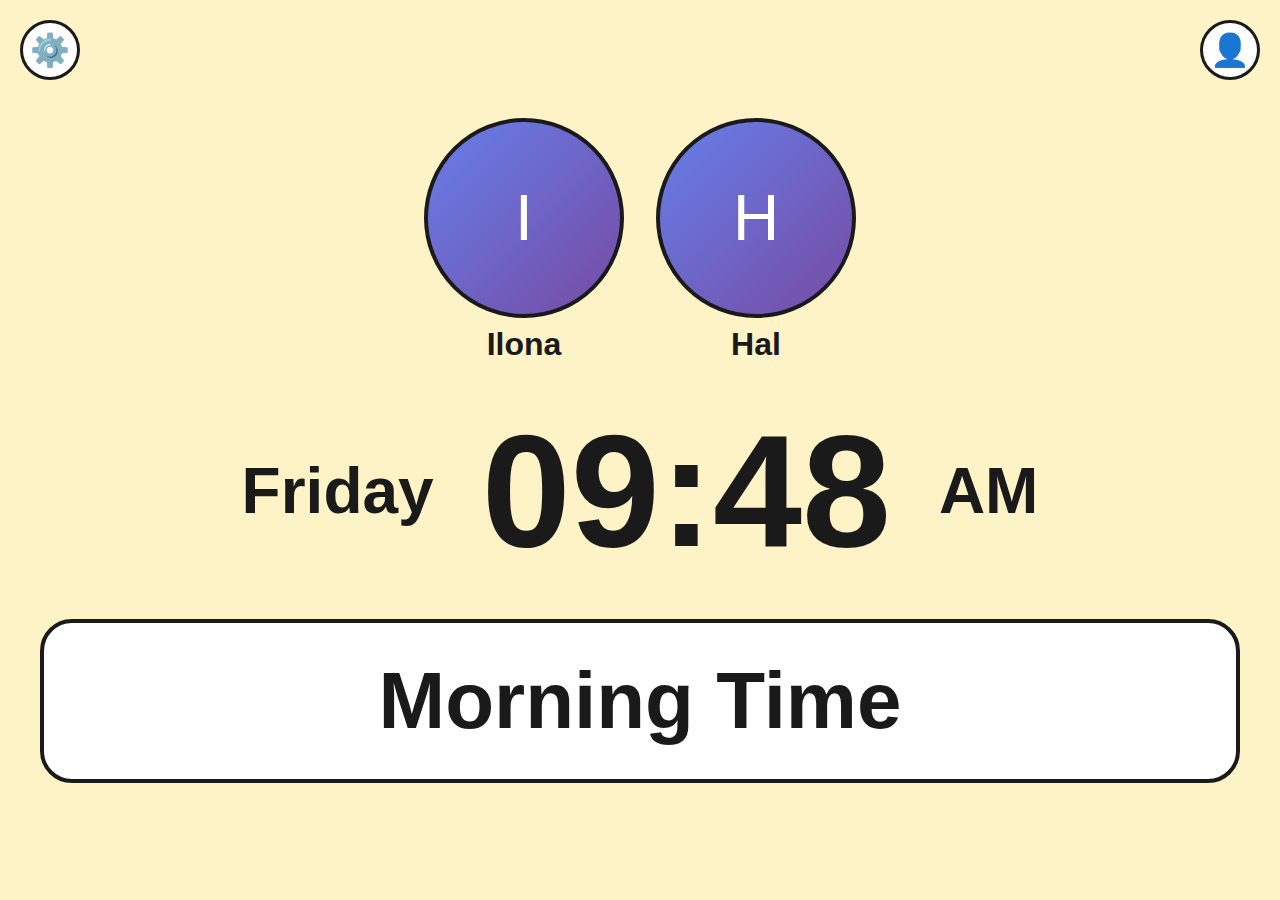
<file: index.html>
<!DOCTYPE html>
<html lang="en">
<head>
    <meta charset="UTF-8">
    <meta name="viewport" content="width=device-width, initial-scale=1.0">
    <meta name="mobile-web-app-capable" content="yes">
    <meta name="apple-mobile-web-app-capable" content="yes">
    <meta name="apple-mobile-web-app-status-bar-style" content="black-translucent">
    <meta name="apple-mobile-web-app-title" content="Clock">
    <link rel="manifest" href="manifest.json">
    <title>Activity Clock</title>
    <style>
        * {
            margin: 0;
            padding: 0;
            box-sizing: border-box;
        }
        
        body {
            font-family: -apple-system, BlinkMacSystemFont, 'Segoe UI', Arial, sans-serif;
            display: flex;
            align-items: center;
            justify-content: center;
            min-height: 100vh;
            padding: 20px;
            transition: background-color 0.5s;
        }
        
        .container {
            width: 100%;
            max-width: 1200px;
            text-align: center;
        }
        
        /* Settings Button */
        .settings-btn {
            position: fixed;
            top: 20px;
            left: 20px;
            width: 60px;
            height: 60px;
            background: white;
            border: 3px solid #1a1a1a;
            border-radius: 50%;
            display: flex;
            align-items: center;
            justify-content: center;
            cursor: pointer;
            font-size: 2rem;
            z-index: 100;
            transition: all 0.3s;
        }
        
        .settings-btn:hover {
            background: #f3f4f6;
        }
        
        .settings-btn:active {
            transform: scale(0.95);
        }
        
        .bg-night .settings-btn {
            background: #475569;
            border-color: #94a3b8;
            color: white;
        }
        
        /* Caregiver Button */
        .caregiver-toggle {
            position: fixed;
            top: 20px;
            right: 20px;
            background: white;
            border: 3px solid #1a1a1a;
            border-radius: 50%;
            width: 60px;
            height: 60px;
            display: flex;
            align-items: center;
            justify-content: center;
            cursor: pointer;
            font-size: 2rem;
            transition: all 0.3s;
            z-index: 100;
        }
        
        .caregiver-toggle:hover {
            background: #f3f4f6;
        }
        
        .caregiver-toggle:active {
            transform: scale(0.95);
        }
        
        .bg-night .caregiver-toggle {
            background: #475569;
            border-color: #94a3b8;
            color: white;
        }
        
        /* Photos Section */
        .photos-section {
            display: flex;
            justify-content: center;
            align-items: flex-start;
            gap: 2rem;
            margin-bottom: 3rem;
        }
        
        .photo-card {
            display: flex;
            flex-direction: column;
            align-items: center;
            gap: 0.5rem;
        }
        
        .photo {
            width: 200px;
            height: 200px;
            border-radius: 50%;
            background: linear-gradient(135deg, #667eea 0%, #764ba2 100%);
            border: 4px solid #1a1a1a;
            display: flex;
            align-items: center;
            justify-content: center;
            font-size: 4rem;
            color: white;
            object-fit: cover;
        }
        
        .bg-night .photo {
            border-color: #94a3b8;
        }
        
        .photo-name {
            font-size: 2rem;
            font-weight: 600;
        }
        
        /* Time Display */
        .datetime-row {
            font-size: 4rem;
            font-weight: bold;
            margin-bottom: 3rem;
            display: flex;
            justify-content: center;
            align-items: center;
            gap: 3rem;
        }
        
        .time {
            font-size: 10rem;
            font-weight: bold;
            line-height: 1;
        }
        
        .activity {
            font-size: 5rem;
            font-weight: bold;
            padding: 2rem 3rem;
            border-radius: 2rem;
            background: white;
            border: 4px solid #1a1a1a;
        }
        
        /* Background colors */
        .bg-morning { background-color: #fef3c7; color: #1a1a1a; }
        .bg-afternoon { background-color: #dbeafe; color: #1a1a1a; }
        .bg-evening { background-color: #e9d5ff; color: #1a1a1a; }
        .bg-night { background-color: #334155; color: white; }
        
        .bg-night .activity {
            background-color: #475569;
            border-color: #94a3b8;
            color: white;
        }
        
        .bg-night .photo-name {
            color: #e2e8f0;
        }
        
        /* Settings Panel */
        .settings-panel {
            display: none;
            position: fixed;
            top: 0;
            left: 0;
            right: 0;
            bottom: 0;
            background: white;
            z-index: 1000;
            overflow-y: auto;
        }
        
        .settings-panel.active {
            display: flex;
            flex-direction: column;
        }
        
        .settings-header {
            background: #1a1a1a;
            color: white;
            padding: 1.5rem;
            font-size: 1.5rem;
            font-weight: bold;
            text-align: center;
        }
        
        .settings-tabs {
            display: flex;
            background: #f3f4f6;
            border-bottom: 2px solid #e5e7eb;
            overflow-x: auto;
        }
        
        .tab {
            flex: 1;
            padding: 1rem;
            background: #f3f4f6;
            border: none;
            cursor: pointer;
            font-size: 1rem;
            font-weight: 600;
            transition: all 0.3s;
            min-width: 120px;
        }
        
        .tab:hover {
            background: #e5e7eb;
        }
        
        .tab.active {
            background: white;
            border-bottom: 3px solid #1a1a1a;
        }
        
        .settings-content {
            flex: 1;
            padding: 2rem;
            overflow-y: auto;
        }
        
        .tab-panel {
            display: none;
        }
        
        .tab-panel.active {
            display: block;
        }
        
        .form-group {
            margin-bottom: 1.5rem;
        }
        
        .form-label {
            display: block;
            font-weight: 600;
            margin-bottom: 0.5rem;
            font-size: 1.1rem;
        }
        
        .form-input {
            width: 100%;
            padding: 0.75rem;
            font-size: 1rem;
            border: 2px solid #d1d5db;
            border-radius: 0.5rem;
            font-family: inherit;
        }
        
        .form-input:focus {
            outline: none;
            border-color: #1a1a1a;
        }
        
        .photo-upload-section {
            display: flex;
            flex-direction: column;
            align-items: center;
            gap: 1rem;
            padding: 1rem;
            border: 2px dashed #d1d5db;
            border-radius: 0.5rem;
        }
        
        .photo-preview {
            width: 150px;
            height: 150px;
            border-radius: 50%;
            background: #f3f4f6;
            display: flex;
            align-items: center;
            justify-content: center;
            font-size: 3rem;
            border: 3px solid #d1d5db;
            object-fit: cover;
        }
        
        .photo-buttons {
            display: flex;
            gap: 0.5rem;
            flex-wrap: wrap;
            justify-content: center;
        }
        
        .btn {
            padding: 0.75rem 1.5rem;
            font-size: 1rem;
            font-weight: 600;
            border: none;
            border-radius: 0.5rem;
            cursor: pointer;
            transition: all 0.3s;
        }
        
        .btn-primary {
            background: #1a1a1a;
            color: white;
        }
        
        .btn-primary:hover {
            background: #374151;
        }
        
        .btn-secondary {
            background: #e5e7eb;
            color: #1a1a1a;
        }
        
        .btn-secondary:hover {
            background: #d1d5db;
        }
        
        .btn-danger {
            background: #ef4444;
            color: white;
        }
        
        .btn-danger:hover {
            background: #dc2626;
        }
        
        .settings-actions {
            display: flex;
            gap: 1rem;
            padding: 1.5rem;
            background: #f9fafb;
            border-top: 2px solid #e5e7eb;
            justify-content: center;
        }
        
        .schedule-grid {
            display: grid;
            gap: 1rem;
        }
        
        .schedule-item {
            display: grid;
            grid-template-columns: 1fr 1fr 2fr;
            gap: 0.5rem;
            align-items: center;
        }
        
        .caregiver-list {
            display: flex;
            flex-direction: column;
            gap: 1rem;
        }
        
        .caregiver-item {
            display: flex;
            align-items: center;
            gap: 1rem;
            padding: 1rem;
            border: 2px solid #e5e7eb;
            border-radius: 0.5rem;
        }
        
        /* Responsive */
        @media (max-width: 768px) {
            .settings-btn, .caregiver-toggle {
                width: 50px;
                height: 50px;
                font-size: 1.5rem;
            }
            
            .photo {
                width: 150px;
                height: 150px;
                font-size: 3rem;
            }
            
            .photo-name { font-size: 1.5rem; }
            .datetime-row { 
                font-size: 2.5rem; 
                gap: 1.5rem;
                flex-wrap: wrap;
            }
            .time { font-size: 6rem; }
            .activity { font-size: 3.5rem; padding: 1.5rem 2rem; }
            
            .schedule-item {
                grid-template-columns: 1fr;
            }
        }
        
        .hidden {
            display: none;
        }
    </style>
</head>
<body>
    <!-- Settings Button -->
    <button class="settings-btn" id="settingsBtn" title="Settings">⚙️</button>
    
    <!-- Caregiver Toggle Button -->
    <button class="caregiver-toggle" id="caregiverToggle" title="Change caregiver">👤</button>

    <!-- Main Clock Display -->
    <div class="container" id="clockDisplay">
        <div class="photos-section">
            <div class="photo-card">
                <div class="photo" id="patientPhoto">I</div>
                <div class="photo-name" id="patientName">Ilona</div>
            </div>
            <div class="photo-card">
                <div class="photo" id="spousePhoto">H</div>
                <div class="photo-name" id="spouseName">Hal</div>
            </div>
            <div class="photo-card" id="caregiverCard" style="display: none;">
                <div class="photo" id="caregiverPhoto">C</div>
                <div class="photo-name" id="caregiverName">Caregiver</div>
            </div>
        </div>
        
        <div class="datetime-row">
            <span id="day"></span>
            <span class="time" id="time"></span>
            <span id="period"></span>
        </div>
        <div class="activity" id="activity"></div>
    </div>

    <!-- Settings Panel -->
    <div class="settings-panel" id="settingsPanel">
        <div class="settings-header">⚙️ Clock Settings</div>
        
        <div class="settings-tabs">
            <button class="tab active" data-tab="personal">Personal Info</button>
            <button class="tab" data-tab="schedule">Daily Schedule</button>
            <button class="tab" data-tab="caregivers">Caregivers</button>
            <button class="tab" data-tab="caregiverinfo">Caregiver Info</button>
            <button class="tab" data-tab="events">Special Events</button>
            <button class="tab" data-tab="popups">Pop-up Tasks</button>
            <button class="tab" data-tab="medications">Medications</button>
        </div>
        
        <div class="settings-content">
            <!-- Personal Info Tab -->
            <div class="tab-panel active" id="personal">
                <h2>Personal Information</h2>
                
                <div class="form-group">
                    <label class="form-label">Patient First Name</label>
                    <input type="text" class="form-input" id="firstName" value="Ilona">
                </div>
                
                <div class="form-group">
                    <label class="form-label">Patient Last Name</label>
                    <input type="text" class="form-input" id="lastName" value="Jones">
                </div>
                
                <div class="form-group">
                    <label class="form-label">Patient Photo</label>
                    <div class="photo-upload-section">
                        <div class="photo-preview" id="patientPhotoPreview">I</div>
                        <div class="photo-buttons">
                            <button class="btn btn-secondary">📷 Take Photo</button>
                            <button class="btn btn-secondary">📁 Choose Photo</button>
                            <button class="btn btn-secondary">🗑️ Remove</button>
                        </div>
                    </div>
                </div>
                
                <div class="form-group">
                    <label class="form-label">Primary Caregiver Name</label>
                    <input type="text" class="form-input" id="spouseName" value="Hal">
                </div>
                
                <div class="form-group">
                    <label class="form-label">Primary Caregiver Photo</label>
                    <div class="photo-upload-section">
                        <div class="photo-preview" id="spousePhotoPreview">H</div>
                        <div class="photo-buttons">
                            <button class="btn btn-secondary">📷 Take Photo</button>
                            <button class="btn btn-secondary">📁 Choose Photo</button>
                            <button class="btn btn-secondary">🗑️ Remove</button>
                        </div>
                    </div>
                </div>
            </div>
            
            <!-- Daily Schedule Tab -->
            <div class="tab-panel" id="schedule">
                <h2>Daily Activity Schedule</h2>
                <p style="margin-bottom: 1rem; color: #666;">Set the times for each daily activity.</p>
                
                <div class="schedule-grid">
                    <div class="schedule-item">
                        <label class="form-label">Start</label>
                        <label class="form-label">End</label>
                        <label class="form-label">Activity</label>
                    </div>
                    <div class="schedule-item">
                        <input type="time" class="form-input" value="06:00">
                        <input type="time" class="form-input" value="09:00">
                        <input type="text" class="form-input" value="Breakfast Time">
                    </div>
                    <div class="schedule-item">
                        <input type="time" class="form-input" value="09:00">
                        <input type="time" class="form-input" value="12:00">
                        <input type="text" class="form-input" value="Morning Time">
                    </div>
                    <div class="schedule-item">
                        <input type="time" class="form-input" value="12:00">
                        <input type="time" class="form-input" value="13:00">
                        <input type="text" class="form-input" value="Lunch Time">
                    </div>
                    <div class="schedule-item">
                        <input type="time" class="form-input" value="13:00">
                        <input type="time" class="form-input" value="17:00">
                        <input type="text" class="form-input" value="Afternoon Time">
                    </div>
                    <div class="schedule-item">
                        <input type="time" class="form-input" value="17:00">
                        <input type="time" class="form-input" value="19:00">
                        <input type="text" class="form-input" value="Dinner Time">
                    </div>
                    <div class="schedule-item">
                        <input type="time" class="form-input" value="19:00">
                        <input type="time" class="form-input" value="22:00">
                        <input type="text" class="form-input" value="Evening Time">
                    </div>
                    <div class="schedule-item">
                        <input type="time" class="form-input" value="22:00">
                        <input type="time" class="form-input" value="06:00">
                        <input type="text" class="form-input" value="Sleep Time">
                    </div>
                </div>
            </div>
            
            <!-- Caregivers Tab -->
            <div class="tab-panel" id="caregivers">
                <h2>Caregivers</h2>
                <p style="margin-bottom: 1rem; color: #666;">Add caregivers who help with care. Use the 👤 button on the clock to cycle through them.</p>
                
                <div class="caregiver-list">
                    <div class="caregiver-item">
                        <div class="photo-preview" style="width: 80px; height: 80px; font-size: 2rem;">H</div>
                        <div style="flex: 1;">
                            <input type="text" class="form-input" value="Hal" placeholder="Name">
                        </div>
                        <button class="btn btn-secondary">📷 Photo</button>
                        <button class="btn btn-danger">✕</button>
                    </div>
                </div>
                
                <button class="btn btn-primary" style="margin-top: 1rem;">+ Add Caregiver</button>
            </div>
            
            <!-- Caregiver Info Tab -->
            <div class="tab-panel" id="caregiverinfo">
                <h2>Caregiver Reference Information</h2>
                <p style="margin-bottom: 1.5rem; color: #666;">Emergency contacts, medical team, and important information for caregivers.</p>
                
                <h3 style="margin-top: 2rem; margin-bottom: 1rem; color: #1a1a1a;">Emergency Contacts</h3>
                <div class="form-group">
                    <label class="form-label">Primary Emergency Contact</label>
                    <input type="text" class="form-input" id="emergencyContact1Name" placeholder="Name">
                    <input type="tel" class="form-input" style="margin-top: 0.5rem;" id="emergencyContact1Phone" placeholder="Phone Number">
                </div>
                <div class="form-group">
                    <label class="form-label">Secondary Emergency Contact</label>
                    <input type="text" class="form-input" id="emergencyContact2Name" placeholder="Name">
                    <input type="tel" class="form-input" style="margin-top: 0.5rem;" id="emergencyContact2Phone" placeholder="Phone Number">
                </div>
                <div class="form-group">
                    <label class="form-label">Neighbor/Nearby Help</label>
                    <input type="text" class="form-input" id="neighborName" placeholder="Name">
                    <input type="tel" class="form-input" style="margin-top: 0.5rem;" id="neighborPhone" placeholder="Phone Number">
                </div>
                
                <h3 style="margin-top: 2rem; margin-bottom: 1rem; color: #1a1a1a;">Medical Team</h3>
                <div class="form-group">
                    <label class="form-label">Primary Physician</label>
                    <input type="text" class="form-input" id="primaryPhysicianName" placeholder="Dr. Name">
                    <input type="tel" class="form-input" style="margin-top: 0.5rem;" id="primaryPhysicianPhone" placeholder="Phone Number">
                    <input type="text" class="form-input" style="margin-top: 0.5rem;" id="primaryPhysicianSpecialty" placeholder="Specialty (e.g., Family Medicine)">
                </div>
                <div class="form-group">
                    <label class="form-label">Specialist 1</label>
                    <input type="text" class="form-input" id="specialist1Name" placeholder="Dr. Name">
                    <input type="tel" class="form-input" style="margin-top: 0.5rem;" id="specialist1Phone" placeholder="Phone Number">
                    <input type="text" class="form-input" style="margin-top: 0.5rem;" id="specialist1Specialty" placeholder="Specialty (e.g., Neurologist)">
                </div>
                <div class="form-group">
                    <label class="form-label">Specialist 2</label>
                    <input type="text" class="form-input" id="specialist2Name" placeholder="Dr. Name">
                    <input type="tel" class="form-input" style="margin-top: 0.5rem;" id="specialist2Phone" placeholder="Phone Number">
                    <input type="text" class="form-input" style="margin-top: 0.5rem;" id="specialist2Specialty" placeholder="Specialty">
                </div>
                <div class="form-group">
                    <label class="form-label">Pharmacy</label>
                    <input type="text" class="form-input" id="pharmacyName" placeholder="Pharmacy Name">
                    <input type="tel" class="form-input" style="margin-top: 0.5rem;" id="pharmacyPhone" placeholder="Phone Number">
                    <input type="text" class="form-input" style="margin-top: 0.5rem;" id="pharmacyAddress" placeholder="Address">
                </div>
                <div class="form-group">
                    <label class="form-label">Preferred Hospital</label>
                    <input type="text" class="form-input" id="hospitalName" placeholder="Hospital Name">
                </div>
                
                <h3 style="margin-top: 2rem; margin-bottom: 1rem; color: #1a1a1a;">Legal & Directives</h3>
                <div class="form-group">
                    <label class="form-label">Power of Attorney</label>
                    <input type="text" class="form-input" id="poaName" placeholder="Name">
                    <input type="text" class="form-input" style="margin-top: 0.5rem;" id="poaRelationship" placeholder="Relationship">
                    <input type="tel" class="form-input" style="margin-top: 0.5rem;" id="poaPhone" placeholder="Phone Number">
                </div>
                <div class="form-group">
                    <label class="form-label">Healthcare Proxy (if different from POA)</label>
                    <input type="text" class="form-input" id="healthcareProxyName" placeholder="Name">
                    <input type="tel" class="form-input" style="margin-top: 0.5rem;" id="healthcareProxyPhone" placeholder="Phone Number">
                </div>
                <div class="form-group">
                    <label class="form-label">DNR Status</label>
                    <select class="form-input" id="dnrStatus">
                        <option value="">Select...</option>
                        <option value="Yes">Yes - DNR on file</option>
                        <option value="No">No - Full resuscitation</option>
                        <option value="Partial">Partial directives</option>
                    </select>
                </div>
                <div class="form-group">
                    <label class="form-label">Location of Legal Documents</label>
                    <input type="text" class="form-input" id="legalDocsLocation" placeholder="e.g., Safe in bedroom closet">
                </div>
                
                <h3 style="margin-top: 2rem; margin-bottom: 1rem; color: #1a1a1a;">Medical Information</h3>
                <div class="form-group">
                    <label class="form-label">Known Allergies</label>
                    <textarea class="form-input" id="allergies" rows="3" placeholder="List any allergies (medications, foods, environmental)"></textarea>
                </div>
                <div class="form-group">
                    <label class="form-label">Current Diagnoses/Conditions</label>
                    <textarea class="form-input" id="conditions" rows="3" placeholder="List current medical conditions"></textarea>
                </div>
                <div class="form-group">
                    <label class="form-label">Blood Type (Optional)</label>
                    <select class="form-input" id="bloodType">
                        <option value="">Select...</option>
                        <option value="A+">A+</option>
                        <option value="A-">A-</option>
                        <option value="B+">B+</option>
                        <option value="B-">B-</option>
                        <option value="AB+">AB+</option>
                        <option value="AB-">AB-</option>
                        <option value="O+">O+</option>
                        <option value="O-">O-</option>
                    </select>
                </div>
                <div class="form-group">
                    <label class="form-label">Medical History Notes</label>
                    <textarea class="form-input" id="medicalHistory" rows="4" placeholder="Relevant medical history, surgeries, etc."></textarea>
                </div>
                
                <h3 style="margin-top: 2rem; margin-bottom: 1rem; color: #1a1a1a;">Daily Care Information</h3>
                <div class="form-group">
                    <label class="form-label">Dietary Restrictions/Preferences</label>
                    <textarea class="form-input" id="dietary" rows="3" placeholder="Food allergies, preferences, dislikes, texture issues, etc."></textarea>
                </div>
                <div class="form-group">
                    <label class="form-label">Mobility & Physical Care Notes</label>
                    <textarea class="form-input" id="mobilityNotes" rows="3" placeholder="Walking aids, fall risk, physical assistance needed, etc."></textarea>
                </div>
                <div class="form-group">
                    <label class="form-label">Communication Tips</label>
                    <textarea class="form-input" id="communicationTips" rows="3" placeholder="How to best communicate, what works/doesn't work"></textarea>
                </div>
                <div class="form-group">
                    <label class="form-label">Calming Strategies</label>
                    <textarea class="form-input" id="calmingStrategies" rows="3" placeholder="What helps when anxious or agitated"></textarea>
                </div>
                <div class="form-group">
                    <label class="form-label">Likes & Comfort Items</label>
                    <textarea class="form-input" id="likes" rows="3" placeholder="Favorite activities, music, foods, topics of conversation"></textarea>
                </div>
                <div class="form-group">
                    <label class="form-label">Important Routines</label>
                    <textarea class="form-input" id="routines" rows="3" placeholder="Must-follow routines, bedtime rituals, etc."></textarea>
                </div>
            </div>
            
            <!-- Special Events Tab -->
            <div class="tab-panel" id="events">
                <h2>Special Events & Holidays</h2>
                <p style="margin-bottom: 1rem; color: #666;">Coming in Phase 2</p>
            </div>
            
            <!-- Pop-up Tasks Tab -->
            <div class="tab-panel" id="popups">
                <h2>Pop-up Task Reminders</h2>
                <p style="margin-bottom: 1rem; color: #666;">Coming in Phase 4</p>
            </div>
            
            <!-- Medications Tab -->
            <div class="tab-panel" id="medications">
                <h2>Medication Schedule</h2>
                <p style="margin-bottom: 1rem; color: #666;">Coming in Phase 5</p>
            </div>
        </div>
        
        <div class="settings-actions">
            <button class="btn btn-secondary" id="exportBtn">💾 Export Settings</button>
            <button class="btn btn-secondary" id="importBtn">📂 Import Settings</button>
            <button class="btn btn-danger" id="resetBtn">🔄 Reset All</button>
            <button class="btn btn-secondary" id="cancelBtn">✕ Cancel</button>
            <button class="btn btn-primary" id="saveBtn">✓ Save</button>
        </div>
    </div>

    <script>
        // Default settings
        const DEFAULT_SETTINGS = {
            firstName: "Ilona",
            lastName: "Jones",
            spouseName: "Hal",
            caregivers: [{ name: "Hal", initial: "H" }],
            currentCaregiverIndex: 0,
            schedule: [
                { start: "06:00", end: "09:00", label: "Breakfast Time" },
                { start: "09:00", end: "12:00", label: "Morning Time" },
                { start: "12:00", end: "13:00", label: "Lunch Time" },
                { start: "13:00", end: "17:00", label: "Afternoon Time" },
                { start: "17:00", end: "19:00", label: "Dinner Time" },
                { start: "19:00", end: "22:00", label: "Evening Time" },
                { start: "22:00", end: "06:00", label: "Sleep Time" }
            ],
            caregiverInfo: {
                emergencyContacts: {
                    contact1: { name: "", phone: "" },
                    contact2: { name: "", phone: "" },
                    neighbor: { name: "", phone: "" }
                },
                medicalTeam: {
                    primaryPhysician: { name: "", phone: "", specialty: "" },
                    specialist1: { name: "", phone: "", specialty: "" },
                    specialist2: { name: "", phone: "", specialty: "" },
                    pharmacy: { name: "", phone: "", address: "" },
                    hospital: ""
                },
                legal: {
                    poa: { name: "", relationship: "", phone: "" },
                    healthcareProxy: { name: "", phone: "" },
                    dnrStatus: "",
                    legalDocsLocation: ""
                },
                medical: {
                    allergies: "",
                    conditions: "",
                    bloodType: "",
                    history: ""
                },
                dailyCare: {
                    dietary: "",
                    mobility: "",
                    communication: "",
                    calming: "",
                    likes: "",
                    routines: ""
                }
            }
        };
        
        // Load settings from localStorage or use defaults
        let settings = loadSettings();
        
        // localStorage functions
        function saveSettings() {
            try {
                localStorage.setItem('dementiaClockSettings', JSON.stringify(settings));
                return true;
            } catch (error) {
                console.error('Error saving settings:', error);
                alert('Error saving settings. Please try again.');
                return false;
            }
        }
        
        function loadSettings() {
            try {
                const saved = localStorage.getItem('dementiaClockSettings');
                if (saved) {
                    const loaded = JSON.parse(saved);
                    // Migrate old settings to new structure if needed
                    if (!loaded.caregiverInfo) {
                        loaded.caregiverInfo = DEFAULT_SETTINGS.caregiverInfo;
                    }
                    return loaded;
                }
            } catch (error) {
                console.error('Error loading settings:', error);
            }
            return JSON.parse(JSON.stringify(DEFAULT_SETTINGS)); // Return copy of defaults
        }
        
        function resetSettings() {
            settings = JSON.parse(JSON.stringify(DEFAULT_SETTINGS));
            saveSettings();
            loadSettingsIntoForm();
            updateClock();
            updateCaregiverDisplay();
        }
        
        // Load settings into form fields
        function loadSettingsIntoForm() {
            // Personal Info
            document.getElementById('firstName').value = settings.firstName;
            document.getElementById('lastName').value = settings.lastName;
            document.getElementById('spouseName').value = settings.spouseName;
            
            // Update photo previews in Personal Info tab
            document.getElementById('patientPhotoPreview').textContent = settings.firstName[0] || 'P';
            document.getElementById('spousePhotoPreview').textContent = settings.spouseName[0] || 'C';
            
            // Daily Schedule
            const scheduleInputs = document.querySelectorAll('#schedule .schedule-item');
            settings.schedule.forEach((item, index) => {
                const row = scheduleInputs[index + 1]; // +1 to skip header row
                if (row) {
                    const inputs = row.querySelectorAll('.form-input');
                    inputs[0].value = item.start;
                    inputs[1].value = item.end;
                    inputs[2].value = item.label;
                }
            });
            
            // Caregivers
            renderCaregiverList();
            
            // Caregiver Info - Emergency Contacts
            document.getElementById('emergencyContact1Name').value = settings.caregiverInfo.emergencyContacts.contact1.name || '';
            document.getElementById('emergencyContact1Phone').value = settings.caregiverInfo.emergencyContacts.contact1.phone || '';
            document.getElementById('emergencyContact2Name').value = settings.caregiverInfo.emergencyContacts.contact2.name || '';
            document.getElementById('emergencyContact2Phone').value = settings.caregiverInfo.emergencyContacts.contact2.phone || '';
            document.getElementById('neighborName').value = settings.caregiverInfo.emergencyContacts.neighbor.name || '';
            document.getElementById('neighborPhone').value = settings.caregiverInfo.emergencyContacts.neighbor.phone || '';
            
            // Caregiver Info - Medical Team
            document.getElementById('primaryPhysicianName').value = settings.caregiverInfo.medicalTeam.primaryPhysician.name || '';
            document.getElementById('primaryPhysicianPhone').value = settings.caregiverInfo.medicalTeam.primaryPhysician.phone || '';
            document.getElementById('primaryPhysicianSpecialty').value = settings.caregiverInfo.medicalTeam.primaryPhysician.specialty || '';
            document.getElementById('specialist1Name').value = settings.caregiverInfo.medicalTeam.specialist1.name || '';
            document.getElementById('specialist1Phone').value = settings.caregiverInfo.medicalTeam.specialist1.phone || '';
            document.getElementById('specialist1Specialty').value = settings.caregiverInfo.medicalTeam.specialist1.specialty || '';
            document.getElementById('specialist2Name').value = settings.caregiverInfo.medicalTeam.specialist2.name || '';
            document.getElementById('specialist2Phone').value = settings.caregiverInfo.medicalTeam.specialist2.phone || '';
            document.getElementById('specialist2Specialty').value = settings.caregiverInfo.medicalTeam.specialist2.specialty || '';
            document.getElementById('pharmacyName').value = settings.caregiverInfo.medicalTeam.pharmacy.name || '';
            document.getElementById('pharmacyPhone').value = settings.caregiverInfo.medicalTeam.pharmacy.phone || '';
            document.getElementById('pharmacyAddress').value = settings.caregiverInfo.medicalTeam.pharmacy.address || '';
            document.getElementById('hospitalName').value = settings.caregiverInfo.medicalTeam.hospital || '';
            
            // Caregiver Info - Legal
            document.getElementById('poaName').value = settings.caregiverInfo.legal.poa.name || '';
            document.getElementById('poaRelationship').value = settings.caregiverInfo.legal.poa.relationship || '';
            document.getElementById('poaPhone').value = settings.caregiverInfo.legal.poa.phone || '';
            document.getElementById('healthcareProxyName').value = settings.caregiverInfo.legal.healthcareProxy.name || '';
            document.getElementById('healthcareProxyPhone').value = settings.caregiverInfo.legal.healthcareProxy.phone || '';
            document.getElementById('dnrStatus').value = settings.caregiverInfo.legal.dnrStatus || '';
            document.getElementById('legalDocsLocation').value = settings.caregiverInfo.legal.legalDocsLocation || '';
            
            // Caregiver Info - Medical
            document.getElementById('allergies').value = settings.caregiverInfo.medical.allergies || '';
            document.getElementById('conditions').value = settings.caregiverInfo.medical.conditions || '';
            document.getElementById('bloodType').value = settings.caregiverInfo.medical.bloodType || '';
            document.getElementById('medicalHistory').value = settings.caregiverInfo.medical.history || '';
            
            // Caregiver Info - Daily Care
            document.getElementById('dietary').value = settings.caregiverInfo.dailyCare.dietary || '';
            document.getElementById('mobilityNotes').value = settings.caregiverInfo.dailyCare.mobility || '';
            document.getElementById('communicationTips').value = settings.caregiverInfo.dailyCare.communication || '';
            document.getElementById('calmingStrategies').value = settings.caregiverInfo.dailyCare.calming || '';
            document.getElementById('likes').value = settings.caregiverInfo.dailyCare.likes || '';
            document.getElementById('routines').value = settings.caregiverInfo.dailyCare.routines || '';
        }
        
        // Save form data to settings
        function saveFormToSettings() {
            // Personal Info
            settings.firstName = document.getElementById('firstName').value.trim();
            settings.lastName = document.getElementById('lastName').value.trim();
            settings.spouseName = document.getElementById('spouseName').value.trim();
            
            // Daily Schedule
            const scheduleInputs = document.querySelectorAll('#schedule .schedule-item');
            settings.schedule = [];
            scheduleInputs.forEach((row, index) => {
                if (index === 0) return; // Skip header row
                const inputs = row.querySelectorAll('.form-input');
                settings.schedule.push({
                    start: inputs[0].value,
                    end: inputs[1].value,
                    label: inputs[2].value.trim()
                });
            });
            
            // Caregiver Info - Emergency Contacts
            settings.caregiverInfo.emergencyContacts.contact1.name = document.getElementById('emergencyContact1Name').value.trim();
            settings.caregiverInfo.emergencyContacts.contact1.phone = document.getElementById('emergencyContact1Phone').value.trim();
            settings.caregiverInfo.emergencyContacts.contact2.name = document.getElementById('emergencyContact2Name').value.trim();
            settings.caregiverInfo.emergencyContacts.contact2.phone = document.getElementById('emergencyContact2Phone').value.trim();
            settings.caregiverInfo.emergencyContacts.neighbor.name = document.getElementById('neighborName').value.trim();
            settings.caregiverInfo.emergencyContacts.neighbor.phone = document.getElementById('neighborPhone').value.trim();
            
            // Caregiver Info - Medical Team
            settings.caregiverInfo.medicalTeam.primaryPhysician.name = document.getElementById('primaryPhysicianName').value.trim();
            settings.caregiverInfo.medicalTeam.primaryPhysician.phone = document.getElementById('primaryPhysicianPhone').value.trim();
            settings.caregiverInfo.medicalTeam.primaryPhysician.specialty = document.getElementById('primaryPhysicianSpecialty').value.trim();
            settings.caregiverInfo.medicalTeam.specialist1.name = document.getElementById('specialist1Name').value.trim();
            settings.caregiverInfo.medicalTeam.specialist1.phone = document.getElementById('specialist1Phone').value.trim();
            settings.caregiverInfo.medicalTeam.specialist1.specialty = document.getElementById('specialist1Specialty').value.trim();
            settings.caregiverInfo.medicalTeam.specialist2.name = document.getElementById('specialist2Name').value.trim();
            settings.caregiverInfo.medicalTeam.specialist2.phone = document.getElementById('specialist2Phone').value.trim();
            settings.caregiverInfo.medicalTeam.specialist2.specialty = document.getElementById('specialist2Specialty').value.trim();
            settings.caregiverInfo.medicalTeam.pharmacy.name = document.getElementById('pharmacyName').value.trim();
            settings.caregiverInfo.medicalTeam.pharmacy.phone = document.getElementById('pharmacyPhone').value.trim();
            settings.caregiverInfo.medicalTeam.pharmacy.address = document.getElementById('pharmacyAddress').value.trim();
            settings.caregiverInfo.medicalTeam.hospital = document.getElementById('hospitalName').value.trim();
            
            // Caregiver Info - Legal
            settings.caregiverInfo.legal.poa.name = document.getElementById('poaName').value.trim();
            settings.caregiverInfo.legal.poa.relationship = document.getElementById('poaRelationship').value.trim();
            settings.caregiverInfo.legal.poa.phone = document.getElementById('poaPhone').value.trim();
            settings.caregiverInfo.legal.healthcareProxy.name = document.getElementById('healthcareProxyName').value.trim();
            settings.caregiverInfo.legal.healthcareProxy.phone = document.getElementById('healthcareProxyPhone').value.trim();
            settings.caregiverInfo.legal.dnrStatus = document.getElementById('dnrStatus').value;
            settings.caregiverInfo.legal.legalDocsLocation = document.getElementById('legalDocsLocation').value.trim();
            
            // Caregiver Info - Medical
            settings.caregiverInfo.medical.allergies = document.getElementById('allergies').value.trim();
            settings.caregiverInfo.medical.conditions = document.getElementById('conditions').value.trim();
            settings.caregiverInfo.medical.bloodType = document.getElementById('bloodType').value;
            settings.caregiverInfo.medical.history = document.getElementById('medicalHistory').value.trim();
            
            // Caregiver Info - Daily Care
            settings.caregiverInfo.dailyCare.dietary = document.getElementById('dietary').value.trim();
            settings.caregiverInfo.dailyCare.mobility = document.getElementById('mobilityNotes').value.trim();
            settings.caregiverInfo.dailyCare.communication = document.getElementById('communicationTips').value.trim();
            settings.caregiverInfo.dailyCare.calming = document.getElementById('calmingStrategies').value.trim();
            settings.caregiverInfo.dailyCare.likes = document.getElementById('likes').value.trim();
            settings.caregiverInfo.dailyCare.routines = document.getElementById('routines').value.trim();
            
            return saveSettings();
        }
        
        // Render caregiver list in settings
        function renderCaregiverList() {
            const container = document.querySelector('.caregiver-list');
            container.innerHTML = '';
            
            settings.caregivers.forEach((caregiver, index) => {
                const item = document.createElement('div');
                item.className = 'caregiver-item';
                item.innerHTML = `
                    <div class="photo-preview" style="width: 80px; height: 80px; font-size: 2rem;">${caregiver.initial || caregiver.name[0]}</div>
                    <div style="flex: 1;">
                        <input type="text" class="form-input caregiver-name-input" data-index="${index}" value="${caregiver.name}" placeholder="Name">
                    </div>
                    <button class="btn btn-secondary">📷 Photo</button>
                    <button class="btn btn-danger remove-caregiver-btn" data-index="${index}">✕</button>
                `;
                container.appendChild(item);
            });
            
            // Add event listeners to remove buttons
            document.querySelectorAll('.remove-caregiver-btn').forEach(btn => {
                btn.addEventListener('click', (e) => {
                    const index = parseInt(e.target.dataset.index);
                    if (settings.caregivers.length > 1) {
                        settings.caregivers.splice(index, 1);
                        renderCaregiverList();
                    } else {
                        alert('You must have at least one caregiver.');
                    }
                });
            });
            
            // Add event listeners to name inputs
            document.querySelectorAll('.caregiver-name-input').forEach(input => {
                input.addEventListener('blur', (e) => {
                    const index = parseInt(e.target.dataset.index);
                    const name = e.target.value.trim();
                    if (name) {
                        settings.caregivers[index].name = name;
                        settings.caregivers[index].initial = name[0];
                        renderCaregiverList();
                    }
                });
            });
        }
        
        // Add caregiver
        document.querySelector('.caregiver-list').parentElement.querySelector('.btn-primary').addEventListener('click', () => {
            const newName = prompt('Enter caregiver name:');
            if (newName && newName.trim()) {
                settings.caregivers.push({
                    name: newName.trim(),
                    initial: newName.trim()[0]
                });
                renderCaregiverList();
            }
        });
        
        // Tab switching
        document.querySelectorAll('.tab').forEach(tab => {
            tab.addEventListener('click', () => {
                document.querySelectorAll('.tab').forEach(t => t.classList.remove('active'));
                document.querySelectorAll('.tab-panel').forEach(p => p.classList.remove('active'));
                tab.classList.add('active');
                document.getElementById(tab.dataset.tab).classList.add('active');
            });
        });
        
        // Settings panel controls
        document.getElementById('settingsBtn').addEventListener('click', () => {
            loadSettingsIntoForm();
            document.getElementById('settingsPanel').classList.add('active');
        });
        
        document.getElementById('cancelBtn').addEventListener('click', () => {
            if (confirm('Discard unsaved changes?')) {
                document.getElementById('settingsPanel').classList.remove('active');
            }
        });
        
        document.getElementById('saveBtn').addEventListener('click', () => {
            if (saveFormToSettings()) {
                alert('Settings saved successfully!');
                updateClock();
                updateCaregiverDisplay();
                document.getElementById('settingsPanel').classList.remove('active');
            }
        });
        
        document.getElementById('resetBtn').addEventListener('click', () => {
            if (confirm('Reset all settings to default? This cannot be undone.')) {
                resetSettings();
                alert('Settings reset to defaults.');
            }
        });
        
        document.getElementById('exportBtn').addEventListener('click', () => {
            try {
                const dataStr = JSON.stringify(settings, null, 2);
                const dataBlob = new Blob([dataStr], { type: 'application/json' });
                const url = URL.createObjectURL(dataBlob);
                const link = document.createElement('a');
                link.href = url;
                link.download = 'clock-settings.json';
                link.click();
                URL.revokeObjectURL(url);
            } catch (error) {
                console.error('Error exporting settings:', error);
                alert('Error exporting settings. Please try again.');
            }
        });
        
        document.getElementById('importBtn').addEventListener('click', () => {
            const input = document.createElement('input');
            input.type = 'file';
            input.accept = '.json';
            input.onchange = (e) => {
                const file = e.target.files[0];
                if (file) {
                    const reader = new FileReader();
                    reader.onload = (event) => {
                        try {
                            const imported = JSON.parse(event.target.result);
                            if (confirm('Import these settings? Current settings will be replaced.')) {
                                settings = imported;
                                saveSettings();
                                loadSettingsIntoForm();
                                updateClock();
                                updateCaregiverDisplay();
                                alert('Settings imported successfully!');
                            }
                        } catch (error) {
                            console.error('Error importing settings:', error);
                            alert('Error importing settings. Please check the file format.');
                        }
                    };
                    reader.readAsText(file);
                }
            };
            input.click();
        });
        
        // Caregiver cycling
        document.getElementById('caregiverToggle').addEventListener('click', () => {
            settings.currentCaregiverIndex = (settings.currentCaregiverIndex + 1) % settings.caregivers.length;
            saveSettings(); // Auto-save caregiver selection
            updateCaregiverDisplay();
        });
        
        function updateCaregiverDisplay() {
            const caregiver = settings.caregivers[settings.currentCaregiverIndex];
            const caregiverCard = document.getElementById('caregiverCard');
            
            if (caregiver.name === settings.spouseName) {
                caregiverCard.style.display = 'none';
            } else {
                caregiverCard.style.display = 'flex';
                document.getElementById('caregiverName').textContent = caregiver.name;
                document.getElementById('caregiverPhoto').textContent = caregiver.initial || caregiver.name[0];
            }
        }
        
        // Clock functions
        function timeToHour(timeStr) {
            const [hours, minutes] = timeStr.split(':').map(Number);
            return hours + minutes / 60;
        }
        
        function getActivity(hours) {
            const currentTime = hours;
            
            for (let i = 0; i < settings.schedule.length; i++) {
                const item = settings.schedule[i];
                const start = timeToHour(item.start);
                const end = timeToHour(item.end);
                
                // Handle overnight periods (e.g., 22:00 to 06:00)
                if (start > end) {
                    if (currentTime >= start || currentTime < end) {
                        return item.label;
                    }
                } else {
                    if (currentTime >= start && currentTime < end) {
                        return item.label;
                    }
                }
            }
            
            // Default to last item if nothing matches
            return settings.schedule[settings.schedule.length - 1].label;
        }
        
        function getBackgroundColor(hours) {
            if (hours >= 6 && hours < 12) return 'bg-morning';
            if (hours >= 12 && hours < 17) return 'bg-afternoon';
            if (hours >= 17 && hours < 22) return 'bg-evening';
            return 'bg-night';
        }
        
        function updateClock() {
            const now = new Date();
            const hours = now.getHours();
            const minutes = now.getMinutes();
            const isPM = hours >= 12;
            const displayHours = hours % 12 || 12;
            
            const days = ['Sunday', 'Monday', 'Tuesday', 'Wednesday', 'Thursday', 'Friday', 'Saturday'];
            const dayName = days[now.getDay()];
            
            const timeStr = String(displayHours).padStart(2, '0') + ':' + String(minutes).padStart(2, '0');
            const periodStr = isPM ? 'PM' : 'AM';
            
            const activity = getActivity(hours);
            const bgClass = getBackgroundColor(hours);
            
            document.getElementById('day').textContent = dayName;
            document.getElementById('time').textContent = timeStr;
            document.getElementById('period').textContent = periodStr;
            document.getElementById('activity').textContent = activity;
            document.body.className = bgClass;
            
            // Update display with current settings
            document.getElementById('patientName').textContent = settings.firstName;
            document.getElementById('patientPhoto').textContent = settings.firstName[0];
            document.getElementById('spouseName').textContent = settings.spouseName;
            document.getElementById('spousePhoto').textContent = settings.spouseName[0];
        }
        
        function updateClock() {
            const now = new Date();
            const hours = now.getHours();
            const minutes = now.getMinutes();
            const isPM = hours >= 12;
            const displayHours = hours % 12 || 12;
            
            const days = ['Sunday', 'Monday', 'Tuesday', 'Wednesday', 'Thursday', 'Friday', 'Saturday'];
            const dayName = days[now.getDay()];
            
            const timeStr = String(displayHours).padStart(2, '0') + ':' + String(minutes).padStart(2, '0');
            const periodStr = isPM ? 'PM' : 'AM';
            
            const currentHourDecimal = hours + minutes / 60;
            const activity = getActivity(currentHourDecimal);
            const bgClass = getBackgroundColor(hours);
            
            document.getElementById('day').textContent = dayName;
            document.getElementById('time').textContent = timeStr;
            document.getElementById('period').textContent = periodStr;
            document.getElementById('activity').textContent = activity;
            document.body.className = bgClass;
            
            // Update display with current settings
            document.getElementById('patientName').textContent = settings.firstName;
            document.getElementById('patientPhoto').textContent = settings.firstName[0] || 'P';
            document.getElementById('spouseName').textContent = settings.spouseName;
            document.getElementById('spousePhoto').textContent = settings.spouseName[0] || 'S';
        }
        
        // Initialize on load
        loadSettingsIntoForm();
        updateClock();
        setInterval(updateClock, 1000);
        updateCaregiverDisplay();
    </script>
</body>
</html>
</file>
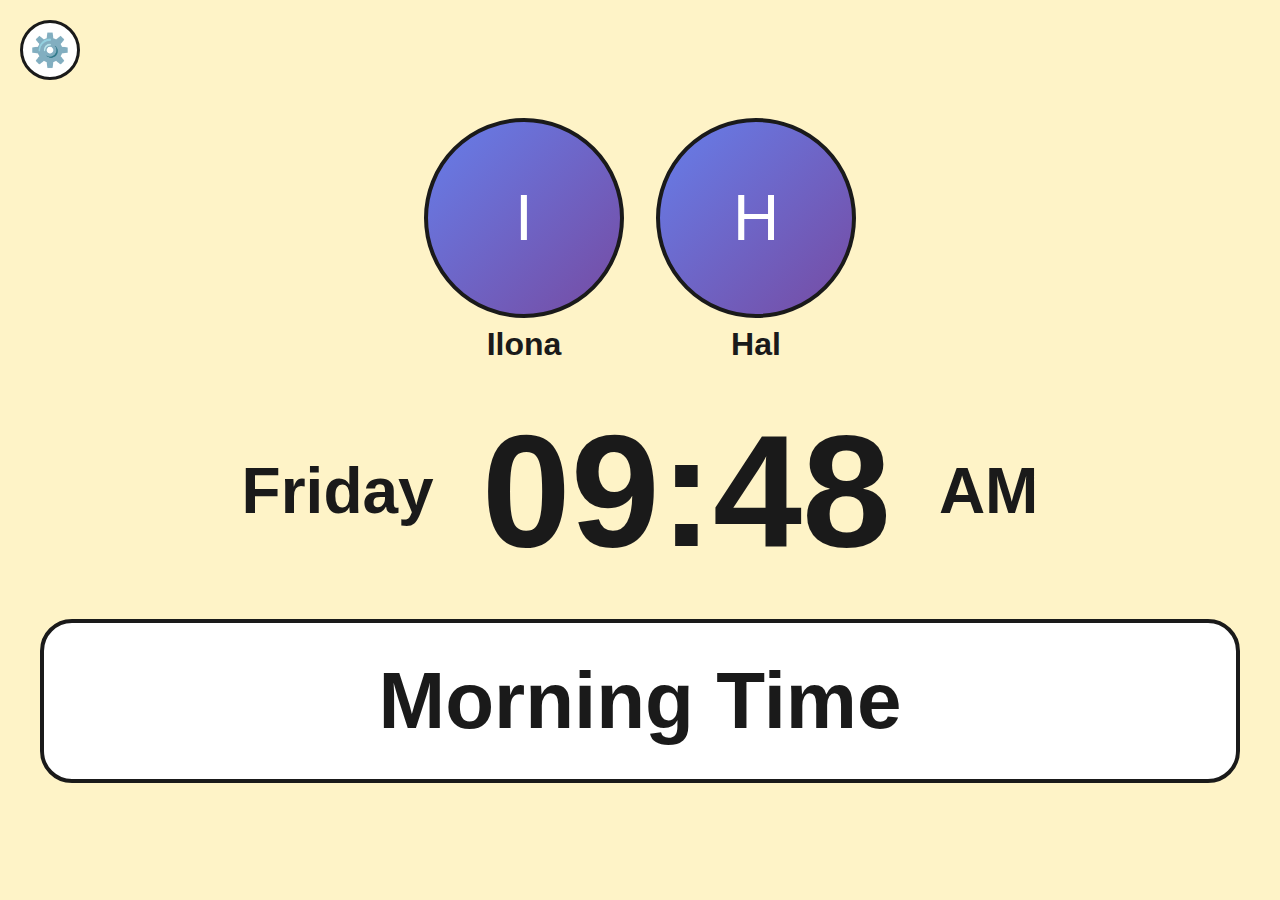
<file: index-old.html>
<!DOCTYPE html>
<html lang="en">
<head>
    <meta charset="UTF-8">
    <meta name="viewport" content="width=device-width, initial-scale=1.0">
    <meta name="mobile-web-app-capable" content="yes">
    <meta name="apple-mobile-web-app-capable" content="yes">
    <meta name="apple-mobile-web-app-status-bar-style" content="black-translucent">
    <meta name="apple-mobile-web-app-title" content="Clock">
    <link rel="manifest" href="manifest.json">
    <title>Activity Clock</title>
    <style>
        * {
            margin: 0;
            padding: 0;
            box-sizing: border-box;
        }
        
        body {
            font-family: -apple-system, BlinkMacSystemFont, 'Segoe UI', Arial, sans-serif;
            display: flex;
            align-items: center;
            justify-content: center;
            min-height: 100vh;
            padding: 20px;
            transition: background-color 0.5s;
        }
        
        .container {
            width: 100%;
            max-width: 1200px;
            text-align: center;
        }
        
        /* Settings Button */
        .settings-btn {
            position: fixed;
            top: 20px;
            left: 20px;
            width: 60px;
            height: 60px;
            background: white;
            border: 3px solid #1a1a1a;
            border-radius: 50%;
            display: flex;
            align-items: center;
            justify-content: center;
            cursor: pointer;
            font-size: 2rem;
            z-index: 100;
            transition: all 0.3s;
        }
        
        .settings-btn:hover {
            background: #f3f4f6;
        }
        
        .settings-btn:active {
            transform: scale(0.95);
        }
        
        .bg-night .settings-btn {
            background: #475569;
            border-color: #94a3b8;
            color: white;
        }
        
        /* Caregiver Button */
        .caregiver-toggle {
            position: fixed;
            top: 20px;
            right: 20px;
            background: white;
            border: 3px solid #1a1a1a;
            border-radius: 50%;
            width: 60px;
            height: 60px;
            display: flex;
            align-items: center;
            justify-content: center;
            cursor: pointer;
            font-size: 2rem;
            transition: all 0.3s;
            z-index: 100;
        }
        
        .caregiver-toggle:hover {
            background: #f3f4f6;
        }
        
        .caregiver-toggle:active {
            transform: scale(0.95);
        }
        
        .bg-night .caregiver-toggle {
            background: #475569;
            border-color: #94a3b8;
            color: white;
        }
        
        /* Photos Section */
        .photos-section {
            display: flex;
            justify-content: center;
            align-items: flex-start;
            gap: 2rem;
            margin-bottom: 3rem;
        }
        
        .photo-card {
            display: flex;
            flex-direction: column;
            align-items: center;
            gap: 0.5rem;
        }
        
        .photo {
            width: 200px;
            height: 200px;
            border-radius: 50%;
            background: linear-gradient(135deg, #667eea 0%, #764ba2 100%);
            border: 4px solid #1a1a1a;
            display: flex;
            align-items: center;
            justify-content: center;
            font-size: 4rem;
            color: white;
            object-fit: cover;
        }
        
        .bg-night .photo {
            border-color: #94a3b8;
        }
        
        .photo-name {
            font-size: 2rem;
            font-weight: 600;
        }
        
        /* Time Display */
        .datetime-row {
            font-size: 4rem;
            font-weight: bold;
            margin-bottom: 3rem;
            display: flex;
            justify-content: center;
            align-items: center;
            gap: 3rem;
        }
        
        .time {
            font-size: 10rem;
            font-weight: bold;
            line-height: 1;
        }
        
        .activity {
            font-size: 5rem;
            font-weight: bold;
            padding: 2rem 3rem;
            border-radius: 2rem;
            background: white;
            border: 4px solid #1a1a1a;
        }
        
        /* Background colors */
        .bg-morning { background-color: #fef3c7; color: #1a1a1a; }
        .bg-afternoon { background-color: #dbeafe; color: #1a1a1a; }
        .bg-evening { background-color: #e9d5ff; color: #1a1a1a; }
        .bg-night { background-color: #334155; color: white; }
        
        .bg-night .activity {
            background-color: #475569;
            border-color: #94a3b8;
            color: white;
        }
        
        .bg-night .photo-name {
            color: #e2e8f0;
        }
        
        /* Settings Panel */
        .settings-panel {
            display: none;
            position: fixed;
            top: 0;
            left: 0;
            right: 0;
            bottom: 0;
            background: white;
            z-index: 1000;
            overflow-y: auto;
        }
        
        .settings-panel.active {
            display: flex;
            flex-direction: column;
        }
        
        .settings-header {
            background: #1a1a1a;
            color: white;
            padding: 1.5rem;
            font-size: 1.5rem;
            font-weight: bold;
            text-align: center;
        }
        
        .settings-tabs {
            display: flex;
            background: #f3f4f6;
            border-bottom: 2px solid #e5e7eb;
            overflow-x: auto;
        }
        
        .tab {
            flex: 1;
            padding: 1rem;
            background: #f3f4f6;
            border: none;
            cursor: pointer;
            font-size: 1rem;
            font-weight: 600;
            transition: all 0.3s;
            min-width: 120px;
        }
        
        .tab:hover {
            background: #e5e7eb;
        }
        
        .tab.active {
            background: white;
            border-bottom: 3px solid #1a1a1a;
        }
        
        .settings-content {
            flex: 1;
            padding: 2rem;
            overflow-y: auto;
        }
        
        .tab-panel {
            display: none;
        }
        
        .tab-panel.active {
            display: block;
        }
        
        .form-group {
            margin-bottom: 1.5rem;
        }
        
        .form-label {
            display: block;
            font-weight: 600;
            margin-bottom: 0.5rem;
            font-size: 1.1rem;
        }
        
        .form-input {
            width: 100%;
            padding: 0.75rem;
            font-size: 1rem;
            border: 2px solid #d1d5db;
            border-radius: 0.5rem;
            font-family: inherit;
        }
        
        .form-input:focus {
            outline: none;
            border-color: #1a1a1a;
        }
        
        .photo-upload-section {
            display: flex;
            flex-direction: column;
            align-items: center;
            gap: 1rem;
            padding: 1rem;
            border: 2px dashed #d1d5db;
            border-radius: 0.5rem;
        }
        
        .photo-preview {
            width: 150px;
            height: 150px;
            border-radius: 50%;
            background: #f3f4f6;
            display: flex;
            align-items: center;
            justify-content: center;
            font-size: 3rem;
            border: 3px solid #d1d5db;
            object-fit: cover;
        }
        
        .photo-buttons {
            display: flex;
            gap: 0.5rem;
            flex-wrap: wrap;
            justify-content: center;
        }
        
        .btn {
            padding: 0.75rem 1.5rem;
            font-size: 1rem;
            font-weight: 600;
            border: none;
            border-radius: 0.5rem;
            cursor: pointer;
            transition: all 0.3s;
        }
        
        .btn-primary {
            background: #1a1a1a;
            color: white;
        }
        
        .btn-primary:hover {
            background: #374151;
        }
        
        .btn-secondary {
            background: #e5e7eb;
            color: #1a1a1a;
        }
        
        .btn-secondary:hover {
            background: #d1d5db;
        }
        
        .btn-danger {
            background: #ef4444;
            color: white;
        }
        
        .btn-danger:hover {
            background: #dc2626;
        }
        
        .settings-actions {
            display: flex;
            gap: 1rem;
            padding: 1.5rem;
            background: #f9fafb;
            border-top: 2px solid #e5e7eb;
            justify-content: center;
        }
        
        .schedule-grid {
            display: grid;
            gap: 1rem;
        }
        
        .schedule-item {
            display: grid;
            grid-template-columns: 1fr 1fr 2fr;
            gap: 0.5rem;
            align-items: center;
        }
        
        .caregiver-list {
            display: flex;
            flex-direction: column;
            gap: 1rem;
        }
        
        .caregiver-item {
            display: flex;
            align-items: center;
            gap: 1rem;
            padding: 1rem;
            border: 2px solid #e5e7eb;
            border-radius: 0.5rem;
        }
        
        /* Responsive */
        @media (max-width: 768px) {
            .settings-btn, .caregiver-toggle {
                width: 50px;
                height: 50px;
                font-size: 1.5rem;
            }
            
            .photo {
                width: 150px;
                height: 150px;
                font-size: 3rem;
            }
            
            .photo-name { font-size: 1.5rem; }
            .datetime-row { 
                font-size: 2.5rem; 
                gap: 1.5rem;
                flex-wrap: wrap;
            }
            .time { font-size: 6rem; }
            .activity { font-size: 3.5rem; padding: 1.5rem 2rem; }
            
            .schedule-item {
                grid-template-columns: 1fr;
            }
        }
        
        .hidden {
            display: none;
        }
    </style>
</head>
<body>
    <!-- Settings Button -->
    <button class="settings-btn" id="settingsBtn" title="Settings">⚙️</button>
    
    <!-- Caregiver Toggle Button -->
    <button class="caregiver-toggle" id="caregiverToggle" title="Change caregiver">👤</button>

    <!-- Main Clock Display -->
    <div class="container" id="clockDisplay">
        <div class="photos-section">
            <div class="photo-card">
                <div class="photo" id="patientPhoto">I</div>
                <div class="photo-name" id="patientName">Ilona</div>
            </div>
            <div class="photo-card">
                <div class="photo" id="spousePhoto">H</div>
                <div class="photo-name" id="spouseName">Hal</div>
            </div>
            <div class="photo-card" id="caregiverCard" style="display: none;">
                <div class="photo" id="caregiverPhoto">C</div>
                <div class="photo-name" id="caregiverName">Caregiver</div>
            </div>
        </div>
        
        <div class="datetime-row">
            <span id="day"></span>
            <span class="time" id="time"></span>
            <span id="period"></span>
        </div>
        <div class="activity" id="activity"></div>
    </div>

    <!-- Settings Panel -->
    <div class="settings-panel" id="settingsPanel">
        <div class="settings-header">⚙️ Clock Settings</div>
        
        <div class="settings-tabs">
            <button class="tab active" data-tab="personal">Personal Info</button>
            <button class="tab" data-tab="schedule">Daily Schedule</button>
            <button class="tab" data-tab="caregivers">Caregivers</button>
            <button class="tab" data-tab="caregiverinfo">Caregiver Info</button>
            <button class="tab" data-tab="events">Special Events</button>
            <button class="tab" data-tab="popups">Pop-up Tasks</button>
            <button class="tab" data-tab="medications">Medications</button>
        </div>
        
        <div class="settings-content">
            <!-- Personal Info Tab -->
            <div class="tab-panel active" id="personal">
                <h2>Personal Information</h2>
                
                <div class="form-group">
                    <label class="form-label">Patient First Name</label>
                    <input type="text" class="form-input" id="firstName" value="Ilona">
                </div>
                
                <div class="form-group">
                    <label class="form-label">Patient Last Name</label>
                    <input type="text" class="form-input" id="lastName" value="Jones">
                </div>
                
                <div class="form-group">
                    <label class="form-label">Patient Photo</label>
                    <div class="photo-upload-section">
                        <div class="photo-preview" id="patientPhotoPreview">I</div>
                        <div class="photo-buttons">
                            <button class="btn btn-secondary">📷 Take Photo</button>
                            <button class="btn btn-secondary">📁 Choose Photo</button>
                            <button class="btn btn-secondary">🗑️ Remove</button>
                        </div>
                    </div>
                </div>
                
                <div class="form-group">
                    <label class="form-label">Primary Caregiver Name</label>
                    <input type="text" class="form-input" id="primaryCaregiverName" value="Hal">
                </div>
                
                <div class="form-group">
                    <label class="form-label">Primary Caregiver Relationship</label>
                    <input type="text" class="form-input" id="primaryCaregiverRelationship" value="Husband" placeholder="e.g., Spouse, Daughter, Son, Partner">
                </div>
                
                <div class="form-group">
                    <label class="form-label">Primary Caregiver Photo</label>
                    <div class="photo-upload-section">
                        <div class="photo-preview" id="primaryCaregiverPhotoPreview">H</div>
                        <div class="photo-buttons">
                            <button class="btn btn-secondary">📷 Take Photo</button>
                            <button class="btn btn-secondary">📁 Choose Photo</button>
                            <button class="btn btn-secondary">🗑️ Remove</button>
                        </div>
                    </div>
                </div>
            </div>
            
            <!-- Daily Schedule Tab -->
            <div class="tab-panel" id="schedule">
                <h2>Daily Activity Schedule</h2>
                <p style="margin-bottom: 1rem; color: #666;">Set the times for each daily activity.</p>
                
                <div class="schedule-grid">
                    <div class="schedule-item">
                        <label class="form-label">Start</label>
                        <label class="form-label">End</label>
                        <label class="form-label">Activity</label>
                    </div>
                    <div class="schedule-item">
                        <input type="time" class="form-input" value="06:00">
                        <input type="time" class="form-input" value="09:00">
                        <input type="text" class="form-input" value="Breakfast Time">
                    </div>
                    <div class="schedule-item">
                        <input type="time" class="form-input" value="09:00">
                        <input type="time" class="form-input" value="12:00">
                        <input type="text" class="form-input" value="Morning Time">
                    </div>
                    <div class="schedule-item">
                        <input type="time" class="form-input" value="12:00">
                        <input type="time" class="form-input" value="13:00">
                        <input type="text" class="form-input" value="Lunch Time">
                    </div>
                    <div class="schedule-item">
                        <input type="time" class="form-input" value="13:00">
                        <input type="time" class="form-input" value="17:00">
                        <input type="text" class="form-input" value="Afternoon Time">
                    </div>
                    <div class="schedule-item">
                        <input type="time" class="form-input" value="17:00">
                        <input type="time" class="form-input" value="19:00">
                        <input type="text" class="form-input" value="Dinner Time">
                    </div>
                    <div class="schedule-item">
                        <input type="time" class="form-input" value="19:00">
                        <input type="time" class="form-input" value="22:00">
                        <input type="text" class="form-input" value="Evening Time">
                    </div>
                    <div class="schedule-item">
                        <input type="time" class="form-input" value="22:00">
                        <input type="time" class="form-input" value="06:00">
                        <input type="text" class="form-input" value="Sleep Time">
                    </div>
                </div>
            </div>
            
            <!-- Caregivers Tab -->
            <div class="tab-panel" id="caregivers">
                <h2>Additional Caregivers</h2>
                <p style="margin-bottom: 1rem; color: #666;">Add other people who help with care. Use the 👤 button on the clock to display who is currently helping.</p>
                
                <div class="caregiver-list">
                    <!-- Will be populated dynamically -->
                </div>
                
                <button class="btn btn-primary" id="addCaregiverBtn" style="margin-top: 1rem;">+ Add Caregiver</button>
            </div>
            
            <!-- Caregiver Info Tab -->
            <div class="tab-panel" id="caregiverinfo">
                <h2>Caregiver Reference Information</h2>
                <p style="margin-bottom: 1.5rem; color: #666;">Emergency contacts, medical team, and important information for caregivers.</p>
                
                <h3 style="margin-top: 2rem; margin-bottom: 1rem; color: #1a1a1a;">Emergency Contacts</h3>
                <div class="form-group">
                    <label class="form-label">Primary Emergency Contact</label>
                    <input type="text" class="form-input" id="emergencyContact1Name" placeholder="Name">
                    <input type="tel" class="form-input" style="margin-top: 0.5rem;" id="emergencyContact1Phone" placeholder="Phone Number">
                </div>
                <div class="form-group">
                    <label class="form-label">Secondary Emergency Contact</label>
                    <input type="text" class="form-input" id="emergencyContact2Name" placeholder="Name">
                    <input type="tel" class="form-input" style="margin-top: 0.5rem;" id="emergencyContact2Phone" placeholder="Phone Number">
                </div>
                <div class="form-group">
                    <label class="form-label">Neighbor/Nearby Help</label>
                    <input type="text" class="form-input" id="neighborName" placeholder="Name">
                    <input type="tel" class="form-input" style="margin-top: 0.5rem;" id="neighborPhone" placeholder="Phone Number">
                </div>
                
                <h3 style="margin-top: 2rem; margin-bottom: 1rem; color: #1a1a1a;">Medical Team</h3>
                <div class="form-group">
                    <label class="form-label">Primary Physician</label>
                    <input type="text" class="form-input" id="primaryPhysicianName" placeholder="Dr. Name">
                    <input type="tel" class="form-input" style="margin-top: 0.5rem;" id="primaryPhysicianPhone" placeholder="Phone Number">
                    <input type="text" class="form-input" style="margin-top: 0.5rem;" id="primaryPhysicianSpecialty" placeholder="Specialty (e.g., Family Medicine)">
                </div>
                <div class="form-group">
                    <label class="form-label">Specialist 1</label>
                    <input type="text" class="form-input" id="specialist1Name" placeholder="Dr. Name">
                    <input type="tel" class="form-input" style="margin-top: 0.5rem;" id="specialist1Phone" placeholder="Phone Number">
                    <input type="text" class="form-input" style="margin-top: 0.5rem;" id="specialist1Specialty" placeholder="Specialty (e.g., Neurologist)">
                </div>
                <div class="form-group">
                    <label class="form-label">Specialist 2</label>
                    <input type="text" class="form-input" id="specialist2Name" placeholder="Dr. Name">
                    <input type="tel" class="form-input" style="margin-top: 0.5rem;" id="specialist2Phone" placeholder="Phone Number">
                    <input type="text" class="form-input" style="margin-top: 0.5rem;" id="specialist2Specialty" placeholder="Specialty">
                </div>
                <div class="form-group">
                    <label class="form-label">Pharmacy</label>
                    <input type="text" class="form-input" id="pharmacyName" placeholder="Pharmacy Name">
                    <input type="tel" class="form-input" style="margin-top: 0.5rem;" id="pharmacyPhone" placeholder="Phone Number">
                    <input type="text" class="form-input" style="margin-top: 0.5rem;" id="pharmacyAddress" placeholder="Address">
                </div>
                <div class="form-group">
                    <label class="form-label">Preferred Hospital</label>
                    <input type="text" class="form-input" id="hospitalName" placeholder="Hospital Name">
                </div>
                
                <h3 style="margin-top: 2rem; margin-bottom: 1rem; color: #1a1a1a;">Legal & Directives</h3>
                <div class="form-group">
                    <label class="form-label">Power of Attorney</label>
                    <input type="text" class="form-input" id="poaName" placeholder="Name">
                    <input type="text" class="form-input" style="margin-top: 0.5rem;" id="poaRelationship" placeholder="Relationship">
                    <input type="tel" class="form-input" style="margin-top: 0.5rem;" id="poaPhone" placeholder="Phone Number">
                </div>
                <div class="form-group">
                    <label class="form-label">Healthcare Proxy (if different from POA)</label>
                    <input type="text" class="form-input" id="healthcareProxyName" placeholder="Name">
                    <input type="tel" class="form-input" style="margin-top: 0.5rem;" id="healthcareProxyPhone" placeholder="Phone Number">
                </div>
                <div class="form-group">
                    <label class="form-label">DNR Status</label>
                    <select class="form-input" id="dnrStatus">
                        <option value="">Select...</option>
                        <option value="Yes">Yes - DNR on file</option>
                        <option value="No">No - Full resuscitation</option>
                        <option value="Partial">Partial directives</option>
                    </select>
                </div>
                <div class="form-group">
                    <label class="form-label">Location of Legal Documents</label>
                    <input type="text" class="form-input" id="legalDocsLocation" placeholder="e.g., Safe in bedroom closet">
                </div>
                
                <h3 style="margin-top: 2rem; margin-bottom: 1rem; color: #1a1a1a;">Medical Information</h3>
                <div class="form-group">
                    <label class="form-label">Known Allergies</label>
                    <textarea class="form-input" id="allergies" rows="3" placeholder="List any allergies (medications, foods, environmental)"></textarea>
                </div>
                <div class="form-group">
                    <label class="form-label">Current Diagnoses/Conditions</label>
                    <textarea class="form-input" id="conditions" rows="3" placeholder="List current medical conditions"></textarea>
                </div>
                <div class="form-group">
                    <label class="form-label">Blood Type (Optional)</label>
                    <select class="form-input" id="bloodType">
                        <option value="">Select...</option>
                        <option value="A+">A+</option>
                        <option value="A-">A-</option>
                        <option value="B+">B+</option>
                        <option value="B-">B-</option>
                        <option value="AB+">AB+</option>
                        <option value="AB-">AB-</option>
                        <option value="O+">O+</option>
                        <option value="O-">O-</option>
                    </select>
                </div>
                <div class="form-group">
                    <label class="form-label">Medical History Notes</label>
                    <textarea class="form-input" id="medicalHistory" rows="4" placeholder="Relevant medical history, surgeries, etc."></textarea>
                </div>
                
                <h3 style="margin-top: 2rem; margin-bottom: 1rem; color: #1a1a1a;">Daily Care Information</h3>
                <div class="form-group">
                    <label class="form-label">Dietary Restrictions/Preferences</label>
                    <textarea class="form-input" id="dietary" rows="3" placeholder="Food allergies, preferences, dislikes, texture issues, etc."></textarea>
                </div>
                <div class="form-group">
                    <label class="form-label">Mobility & Physical Care Notes</label>
                    <textarea class="form-input" id="mobilityNotes" rows="3" placeholder="Walking aids, fall risk, physical assistance needed, etc."></textarea>
                </div>
                <div class="form-group">
                    <label class="form-label">Communication Tips</label>
                    <textarea class="form-input" id="communicationTips" rows="3" placeholder="How to best communicate, what works/doesn't work"></textarea>
                </div>
                <div class="form-group">
                    <label class="form-label">Calming Strategies</label>
                    <textarea class="form-input" id="calmingStrategies" rows="3" placeholder="What helps when anxious or agitated"></textarea>
                </div>
                <div class="form-group">
                    <label class="form-label">Likes & Comfort Items</label>
                    <textarea class="form-input" id="likes" rows="3" placeholder="Favorite activities, music, foods, topics of conversation"></textarea>
                </div>
                <div class="form-group">
                    <label class="form-label">Important Routines</label>
                    <textarea class="form-input" id="routines" rows="3" placeholder="Must-follow routines, bedtime rituals, etc."></textarea>
                </div>
            </div>
            
            <!-- Special Events Tab -->
            <div class="tab-panel" id="events">
                <h2>Special Events & Holidays</h2>
                <p style="margin-bottom: 1rem; color: #666;">Coming in Phase 2</p>
            </div>
            
            <!-- Pop-up Tasks Tab -->
            <div class="tab-panel" id="popups">
                <h2>Pop-up Task Reminders</h2>
                <p style="margin-bottom: 1rem; color: #666;">Coming in Phase 4</p>
            </div>
            
            <!-- Medications Tab -->
            <div class="tab-panel" id="medications">
                <h2>Medication Schedule</h2>
                <p style="margin-bottom: 1rem; color: #666;">Coming in Phase 5</p>
            </div>
        </div>
        
        <div class="settings-actions">
            <button class="btn btn-secondary" id="exportBtn">💾 Export Settings</button>
            <button class="btn btn-secondary" id="importBtn">📂 Import Settings</button>
            <button class="btn btn-danger" id="resetBtn">🔄 Reset All</button>
            <button class="btn btn-secondary" id="cancelBtn">✕ Cancel</button>
            <button class="btn btn-primary" id="saveBtn">✓ Save</button>
        </div>
    </div>

    <script>
        // Default settings
        const DEFAULT_SETTINGS = {
            firstName: "Ilona",
            lastName: "Jones",
            primaryCaregiver: {
                name: "Hal",
                relationship: "Husband"
            },
            additionalCaregivers: [],
            currentCaregiverIndex: -1, // -1 means no additional caregiver selected
            schedule: [
                { start: "06:00", end: "09:00", label: "Breakfast Time" },
                { start: "09:00", end: "12:00", label: "Morning Time" },
                { start: "12:00", end: "13:00", label: "Lunch Time" },
                { start: "13:00", end: "17:00", label: "Afternoon Time" },
                { start: "17:00", end: "19:00", label: "Dinner Time" },
                { start: "19:00", end: "22:00", label: "Evening Time" },
                { start: "22:00", end: "06:00", label: "Sleep Time" }
            ],
            caregiverInfo: {
                emergencyContacts: {
                    contact1: { name: "", phone: "" },
                    contact2: { name: "", phone: "" },
                    neighbor: { name: "", phone: "" }
                },
                medicalTeam: {
                    primaryPhysician: { name: "", phone: "", specialty: "" },
                    specialist1: { name: "", phone: "", specialty: "" },
                    specialist2: { name: "", phone: "", specialty: "" },
                    pharmacy: { name: "", phone: "", address: "" },
                    hospital: ""
                },
                legal: {
                    poa: { name: "", relationship: "", phone: "" },
                    healthcareProxy: { name: "", phone: "" },
                    dnrStatus: "",
                    legalDocsLocation: ""
                },
                medical: {
                    allergies: "",
                    conditions: "",
                    bloodType: "",
                    history: ""
                },
                dailyCare: {
                    dietary: "",
                    mobility: "",
                    communication: "",
                    calming: "",
                    likes: "",
                    routines: ""
                }
            }
        };
        
        // Load settings from localStorage or use defaults
        let settings = loadSettings();
        
        // localStorage functions
        function saveSettings() {
            try {
                localStorage.setItem('dementiaClockSettings', JSON.stringify(settings));
                return true;
            } catch (error) {
                console.error('Error saving settings:', error);
                alert('Error saving settings. Please try again.');
                return false;
            }
        }
        
        function loadSettings() {
            try {
                const saved = localStorage.getItem('dementiaClockSettings');
                if (saved) {
                    const loaded = JSON.parse(saved);
                    // Migrate old settings to new structure if needed
                    if (!loaded.caregiverInfo) {
                        loaded.caregiverInfo = JSON.parse(JSON.stringify(DEFAULT_SETTINGS.caregiverInfo));
                    }
                    if (!loaded.primaryCaregiver) {
                        // Migrate from old spouseName to new structure
                        loaded.primaryCaregiver = {
                            name: loaded.spouseName || "Caregiver",
                            relationship: "Primary Caregiver"
                        };
                    }
                    if (!loaded.additionalCaregivers) {
                        // Migrate old caregivers list (remove primary from list)
                        loaded.additionalCaregivers = [];
                        loaded.currentCaregiverIndex = -1;
                    }
                    return loaded;
                }
            } catch (error) {
                console.error('Error loading settings:', error);
            }
            return JSON.parse(JSON.stringify(DEFAULT_SETTINGS)); // Return copy of defaults
        }
        
        function resetSettings() {
            settings = JSON.parse(JSON.stringify(DEFAULT_SETTINGS));
            saveSettings();
            loadSettingsIntoForm();
            updateClock();
            updateCaregiverDisplay();
        }
        
        // Load settings into form fields
        function loadSettingsIntoForm() {
            // Personal Info
            document.getElementById('firstName').value = settings.firstName;
            document.getElementById('lastName').value = settings.lastName;
            document.getElementById('primaryCaregiverName').value = settings.primaryCaregiver.name;
            document.getElementById('primaryCaregiverRelationship').value = settings.primaryCaregiver.relationship;
            
            // Update photo previews in Personal Info tab
            document.getElementById('patientPhotoPreview').textContent = settings.firstName[0] || 'P';
            document.getElementById('primaryCaregiverPhotoPreview').textContent = settings.primaryCaregiver.name[0] || 'C';
            
            // Daily Schedule
            const scheduleInputs = document.querySelectorAll('#schedule .schedule-item');
            settings.schedule.forEach((item, index) => {
                const row = scheduleInputs[index + 1]; // +1 to skip header row
                if (row) {
                    const inputs = row.querySelectorAll('.form-input');
                    inputs[0].value = item.start;
                    inputs[1].value = item.end;
                    inputs[2].value = item.label;
                }
            });
            
            // Caregivers
            renderCaregiverList();
            
            // Caregiver Info - Emergency Contacts
            document.getElementById('emergencyContact1Name').value = settings.caregiverInfo.emergencyContacts.contact1.name || '';
            document.getElementById('emergencyContact1Phone').value = settings.caregiverInfo.emergencyContacts.contact1.phone || '';
            document.getElementById('emergencyContact2Name').value = settings.caregiverInfo.emergencyContacts.contact2.name || '';
            document.getElementById('emergencyContact2Phone').value = settings.caregiverInfo.emergencyContacts.contact2.phone || '';
            document.getElementById('neighborName').value = settings.caregiverInfo.emergencyContacts.neighbor.name || '';
            document.getElementById('neighborPhone').value = settings.caregiverInfo.emergencyContacts.neighbor.phone || '';
            
            // Caregiver Info - Medical Team
            document.getElementById('primaryPhysicianName').value = settings.caregiverInfo.medicalTeam.primaryPhysician.name || '';
            document.getElementById('primaryPhysicianPhone').value = settings.caregiverInfo.medicalTeam.primaryPhysician.phone || '';
            document.getElementById('primaryPhysicianSpecialty').value = settings.caregiverInfo.medicalTeam.primaryPhysician.specialty || '';
            document.getElementById('specialist1Name').value = settings.caregiverInfo.medicalTeam.specialist1.name || '';
            document.getElementById('specialist1Phone').value = settings.caregiverInfo.medicalTeam.specialist1.phone || '';
            document.getElementById('specialist1Specialty').value = settings.caregiverInfo.medicalTeam.specialist1.specialty || '';
            document.getElementById('specialist2Name').value = settings.caregiverInfo.medicalTeam.specialist2.name || '';
            document.getElementById('specialist2Phone').value = settings.caregiverInfo.medicalTeam.specialist2.phone || '';
            document.getElementById('specialist2Specialty').value = settings.caregiverInfo.medicalTeam.specialist2.specialty || '';
            document.getElementById('pharmacyName').value = settings.caregiverInfo.medicalTeam.pharmacy.name || '';
            document.getElementById('pharmacyPhone').value = settings.caregiverInfo.medicalTeam.pharmacy.phone || '';
            document.getElementById('pharmacyAddress').value = settings.caregiverInfo.medicalTeam.pharmacy.address || '';
            document.getElementById('hospitalName').value = settings.caregiverInfo.medicalTeam.hospital || '';
            
            // Caregiver Info - Legal
            document.getElementById('poaName').value = settings.caregiverInfo.legal.poa.name || '';
            document.getElementById('poaRelationship').value = settings.caregiverInfo.legal.poa.relationship || '';
            document.getElementById('poaPhone').value = settings.caregiverInfo.legal.poa.phone || '';
            document.getElementById('healthcareProxyName').value = settings.caregiverInfo.legal.healthcareProxy.name || '';
            document.getElementById('healthcareProxyPhone').value = settings.caregiverInfo.legal.healthcareProxy.phone || '';
            document.getElementById('dnrStatus').value = settings.caregiverInfo.legal.dnrStatus || '';
            document.getElementById('legalDocsLocation').value = settings.caregiverInfo.legal.legalDocsLocation || '';
            
            // Caregiver Info - Medical
            document.getElementById('allergies').value = settings.caregiverInfo.medical.allergies || '';
            document.getElementById('conditions').value = settings.caregiverInfo.medical.conditions || '';
            document.getElementById('bloodType').value = settings.caregiverInfo.medical.bloodType || '';
            document.getElementById('medicalHistory').value = settings.caregiverInfo.medical.history || '';
            
            // Caregiver Info - Daily Care
            document.getElementById('dietary').value = settings.caregiverInfo.dailyCare.dietary || '';
            document.getElementById('mobilityNotes').value = settings.caregiverInfo.dailyCare.mobility || '';
            document.getElementById('communicationTips').value = settings.caregiverInfo.dailyCare.communication || '';
            document.getElementById('calmingStrategies').value = settings.caregiverInfo.dailyCare.calming || '';
            document.getElementById('likes').value = settings.caregiverInfo.dailyCare.likes || '';
            document.getElementById('routines').value = settings.caregiverInfo.dailyCare.routines || '';
        }
        
        // Save form data to settings
        function saveFormToSettings() {
            // Personal Info
            settings.firstName = document.getElementById('firstName').value.trim();
            settings.lastName = document.getElementById('lastName').value.trim();
            settings.primaryCaregiver.name = document.getElementById('primaryCaregiverName').value.trim();
            settings.primaryCaregiver.relationship = document.getElementById('primaryCaregiverRelationship').value.trim();
            
            // Daily Schedule
            const scheduleInputs = document.querySelectorAll('#schedule .schedule-item');
            settings.schedule = [];
            scheduleInputs.forEach((row, index) => {
                if (index === 0) return; // Skip header row
                const inputs = row.querySelectorAll('.form-input');
                settings.schedule.push({
                    start: inputs[0].value,
                    end: inputs[1].value,
                    label: inputs[2].value.trim()
                });
            });
            
            // Caregiver Info - Emergency Contacts
            settings.caregiverInfo.emergencyContacts.contact1.name = document.getElementById('emergencyContact1Name').value.trim();
            settings.caregiverInfo.emergencyContacts.contact1.phone = document.getElementById('emergencyContact1Phone').value.trim();
            settings.caregiverInfo.emergencyContacts.contact2.name = document.getElementById('emergencyContact2Name').value.trim();
            settings.caregiverInfo.emergencyContacts.contact2.phone = document.getElementById('emergencyContact2Phone').value.trim();
            settings.caregiverInfo.emergencyContacts.neighbor.name = document.getElementById('neighborName').value.trim();
            settings.caregiverInfo.emergencyContacts.neighbor.phone = document.getElementById('neighborPhone').value.trim();
            
            // Caregiver Info - Medical Team
            settings.caregiverInfo.medicalTeam.primaryPhysician.name = document.getElementById('primaryPhysicianName').value.trim();
            settings.caregiverInfo.medicalTeam.primaryPhysician.phone = document.getElementById('primaryPhysicianPhone').value.trim();
            settings.caregiverInfo.medicalTeam.primaryPhysician.specialty = document.getElementById('primaryPhysicianSpecialty').value.trim();
            settings.caregiverInfo.medicalTeam.specialist1.name = document.getElementById('specialist1Name').value.trim();
            settings.caregiverInfo.medicalTeam.specialist1.phone = document.getElementById('specialist1Phone').value.trim();
            settings.caregiverInfo.medicalTeam.specialist1.specialty = document.getElementById('specialist1Specialty').value.trim();
            settings.caregiverInfo.medicalTeam.specialist2.name = document.getElementById('specialist2Name').value.trim();
            settings.caregiverInfo.medicalTeam.specialist2.phone = document.getElementById('specialist2Phone').value.trim();
            settings.caregiverInfo.medicalTeam.specialist2.specialty = document.getElementById('specialist2Specialty').value.trim();
            settings.caregiverInfo.medicalTeam.pharmacy.name = document.getElementById('pharmacyName').value.trim();
            settings.caregiverInfo.medicalTeam.pharmacy.phone = document.getElementById('pharmacyPhone').value.trim();
            settings.caregiverInfo.medicalTeam.pharmacy.address = document.getElementById('pharmacyAddress').value.trim();
            settings.caregiverInfo.medicalTeam.hospital = document.getElementById('hospitalName').value.trim();
            
            // Caregiver Info - Legal
            settings.caregiverInfo.legal.poa.name = document.getElementById('poaName').value.trim();
            settings.caregiverInfo.legal.poa.relationship = document.getElementById('poaRelationship').value.trim();
            settings.caregiverInfo.legal.poa.phone = document.getElementById('poaPhone').value.trim();
            settings.caregiverInfo.legal.healthcareProxy.name = document.getElementById('healthcareProxyName').value.trim();
            settings.caregiverInfo.legal.healthcareProxy.phone = document.getElementById('healthcareProxyPhone').value.trim();
            settings.caregiverInfo.legal.dnrStatus = document.getElementById('dnrStatus').value;
            settings.caregiverInfo.legal.legalDocsLocation = document.getElementById('legalDocsLocation').value.trim();
            
            // Caregiver Info - Medical
            settings.caregiverInfo.medical.allergies = document.getElementById('allergies').value.trim();
            settings.caregiverInfo.medical.conditions = document.getElementById('conditions').value.trim();
            settings.caregiverInfo.medical.bloodType = document.getElementById('bloodType').value;
            settings.caregiverInfo.medical.history = document.getElementById('medicalHistory').value.trim();
            
            // Caregiver Info - Daily Care
            settings.caregiverInfo.dailyCare.dietary = document.getElementById('dietary').value.trim();
            settings.caregiverInfo.dailyCare.mobility = document.getElementById('mobilityNotes').value.trim();
            settings.caregiverInfo.dailyCare.communication = document.getElementById('communicationTips').value.trim();
            settings.caregiverInfo.dailyCare.calming = document.getElementById('calmingStrategies').value.trim();
            settings.caregiverInfo.dailyCare.likes = document.getElementById('likes').value.trim();
            settings.caregiverInfo.dailyCare.routines = document.getElementById('routines').value.trim();
            
            return saveSettings();
        }
        
        // Render caregiver list in settings
        function renderCaregiverList() {
            const container = document.querySelector('.caregiver-list');
            container.innerHTML = '';
            
            if (settings.additionalCaregivers.length === 0) {
                container.innerHTML = '<p style="color: #666; padding: 1rem;">No additional caregivers added yet. Click "+ Add Caregiver" to add helpers.</p>';
                return;
            }
            
            settings.additionalCaregivers.forEach((caregiver, index) => {
                const item = document.createElement('div');
                item.className = 'caregiver-item';
                item.innerHTML = `
                    <div class="photo-preview" style="width: 80px; height: 80px; font-size: 2rem;">${caregiver.initial || caregiver.name[0]}</div>
                    <div style="flex: 1;">
                        <input type="text" class="form-input caregiver-name-input" data-index="${index}" value="${caregiver.name}" placeholder="Name" style="margin-bottom: 0.5rem;">
                        <input type="text" class="form-input caregiver-relationship-input" data-index="${index}" value="${caregiver.relationship || ''}" placeholder="Relationship (e.g., Nurse, Aide, Friend)">
                    </div>
                    <button class="btn btn-secondary">📷 Photo</button>
                    <button class="btn btn-danger remove-caregiver-btn" data-index="${index}">✕</button>
                `;
                container.appendChild(item);
            });
            
            // Add event listeners to remove buttons
            document.querySelectorAll('.remove-caregiver-btn').forEach(btn => {
                btn.addEventListener('click', (e) => {
                    const index = parseInt(e.target.dataset.index);
                    settings.additionalCaregivers.splice(index, 1);
                    if (settings.currentCaregiverIndex >= settings.additionalCaregivers.length) {
                        settings.currentCaregiverIndex = -1;
                    }
                    renderCaregiverList();
                    updateCaregiverDisplay();
                });
            });
            
            // Add event listeners to name inputs
            document.querySelectorAll('.caregiver-name-input').forEach(input => {
                input.addEventListener('blur', (e) => {
                    const index = parseInt(e.target.dataset.index);
                    const name = e.target.value.trim();
                    if (name) {
                        settings.additionalCaregivers[index].name = name;
                        settings.additionalCaregivers[index].initial = name[0];
                        renderCaregiverList();
                    }
                });
            });
            
            // Add event listeners to relationship inputs
            document.querySelectorAll('.caregiver-relationship-input').forEach(input => {
                input.addEventListener('blur', (e) => {
                    const index = parseInt(e.target.dataset.index);
                    settings.additionalCaregivers[index].relationship = e.target.value.trim();
                });
            });
        }
        
        // Add caregiver
        document.getElementById('addCaregiverBtn').addEventListener('click', () => {
            const newName = prompt('Enter caregiver name:');
            if (newName && newName.trim()) {
                const newRelationship = prompt('Enter relationship (e.g., Nurse, Aide, Friend):');
                settings.additionalCaregivers.push({
                    name: newName.trim(),
                    relationship: newRelationship ? newRelationship.trim() : '',
                    initial: newName.trim()[0]
                });
                renderCaregiverList();
            }
        });
        
        // Tab switching
        document.querySelectorAll('.tab').forEach(tab => {
            tab.addEventListener('click', () => {
                document.querySelectorAll('.tab').forEach(t => t.classList.remove('active'));
                document.querySelectorAll('.tab-panel').forEach(p => p.classList.remove('active'));
                tab.classList.add('active');
                document.getElementById(tab.dataset.tab).classList.add('active');
            });
        });
        
        // Settings panel controls
        document.getElementById('settingsBtn').addEventListener('click', () => {
            loadSettingsIntoForm();
            document.getElementById('settingsPanel').classList.add('active');
        });
        
        document.getElementById('cancelBtn').addEventListener('click', () => {
            if (confirm('Discard unsaved changes?')) {
                document.getElementById('settingsPanel').classList.remove('active');
            }
        });
        
        document.getElementById('saveBtn').addEventListener('click', () => {
            if (saveFormToSettings()) {
                alert('Settings saved successfully!');
                updateClock();
                updateCaregiverDisplay();
                document.getElementById('settingsPanel').classList.remove('active');
            }
        });
        
        document.getElementById('resetBtn').addEventListener('click', () => {
            if (confirm('Reset all settings to default? This cannot be undone.')) {
                resetSettings();
                alert('Settings reset to defaults.');
            }
        });
        
        document.getElementById('exportBtn').addEventListener('click', () => {
            try {
                const dataStr = JSON.stringify(settings, null, 2);
                const dataBlob = new Blob([dataStr], { type: 'application/json' });
                const url = URL.createObjectURL(dataBlob);
                const link = document.createElement('a');
                link.href = url;
                link.download = 'clock-settings.json';
                link.click();
                URL.revokeObjectURL(url);
            } catch (error) {
                console.error('Error exporting settings:', error);
                alert('Error exporting settings. Please try again.');
            }
        });
        
        document.getElementById('importBtn').addEventListener('click', () => {
            const input = document.createElement('input');
            input.type = 'file';
            input.accept = '.json';
            input.onchange = (e) => {
                const file = e.target.files[0];
                if (file) {
                    const reader = new FileReader();
                    reader.onload = (event) => {
                        try {
                            const imported = JSON.parse(event.target.result);
                            if (confirm('Import these settings? Current settings will be replaced.')) {
                                settings = imported;
                                saveSettings();
                                loadSettingsIntoForm();
                                updateClock();
                                updateCaregiverDisplay();
                                alert('Settings imported successfully!');
                            }
                        } catch (error) {
                            console.error('Error importing settings:', error);
                            alert('Error importing settings. Please check the file format.');
                        }
                    };
                    reader.readAsText(file);
                }
            };
            input.click();
        });
        
        // Caregiver cycling
        document.getElementById('caregiverToggle').addEventListener('click', () => {
            if (settings.additionalCaregivers.length === 0) {
                return; // No additional caregivers to cycle through
            }
            
            settings.currentCaregiverIndex++;
            if (settings.currentCaregiverIndex >= settings.additionalCaregivers.length) {
                settings.currentCaregiverIndex = -1; // Back to no additional caregiver
            }
            saveSettings(); // Auto-save caregiver selection
            updateCaregiverDisplay();
        });
        
        function updateCaregiverDisplay() {
            const caregiverCard = document.getElementById('caregiverCard');
            
            // Hide button if no additional caregivers
            const toggleBtn = document.getElementById('caregiverToggle');
            if (settings.additionalCaregivers.length === 0) {
                toggleBtn.style.display = 'none';
                caregiverCard.style.display = 'none';
                return;
            } else {
                toggleBtn.style.display = 'flex';
            }
            
            // Show additional caregiver if one is selected
            if (settings.currentCaregiverIndex >= 0 && settings.currentCaregiverIndex < settings.additionalCaregivers.length) {
                const caregiver = settings.additionalCaregivers[settings.currentCaregiverIndex];
                caregiverCard.style.display = 'flex';
                document.getElementById('caregiverName').textContent = caregiver.name;
                document.getElementById('caregiverPhoto').textContent = caregiver.initial || caregiver.name[0];
            } else {
                caregiverCard.style.display = 'none';
            }
        }
        
        // Clock functions
        function timeToHour(timeStr) {
            const [hours, minutes] = timeStr.split(':').map(Number);
            return hours + minutes / 60;
        }
        
        function getActivity(hours) {
            const currentTime = hours;
            
            for (let i = 0; i < settings.schedule.length; i++) {
                const item = settings.schedule[i];
                const start = timeToHour(item.start);
                const end = timeToHour(item.end);
                
                // Handle overnight periods (e.g., 22:00 to 06:00)
                if (start > end) {
                    if (currentTime >= start || currentTime < end) {
                        return item.label;
                    }
                } else {
                    if (currentTime >= start && currentTime < end) {
                        return item.label;
                    }
                }
            }
            
            // Default to last item if nothing matches
            return settings.schedule[settings.schedule.length - 1].label;
        }
        
        function getBackgroundColor(hours) {
            if (hours >= 6 && hours < 12) return 'bg-morning';
            if (hours >= 12 && hours < 17) return 'bg-afternoon';
            if (hours >= 17 && hours < 22) return 'bg-evening';
            return 'bg-night';
        }
        
        function updateClock() {
            const now = new Date();
            const hours = now.getHours();
            const minutes = now.getMinutes();
            const isPM = hours >= 12;
            const displayHours = hours % 12 || 12;
            
            const days = ['Sunday', 'Monday', 'Tuesday', 'Wednesday', 'Thursday', 'Friday', 'Saturday'];
            const dayName = days[now.getDay()];
            
            const timeStr = String(displayHours).padStart(2, '0') + ':' + String(minutes).padStart(2, '0');
            const periodStr = isPM ? 'PM' : 'AM';
            
            const activity = getActivity(hours);
            const bgClass = getBackgroundColor(hours);
            
            document.getElementById('day').textContent = dayName;
            document.getElementById('time').textContent = timeStr;
            document.getElementById('period').textContent = periodStr;
            document.getElementById('activity').textContent = activity;
            document.body.className = bgClass;
            
            // Update display with current settings
            document.getElementById('patientName').textContent = settings.firstName;
            document.getElementById('patientPhoto').textContent = settings.firstName[0];
            document.getElementById('spouseName').textContent = settings.spouseName;
            document.getElementById('spousePhoto').textContent = settings.spouseName[0];
        }
        
        function updateClock() {
            const now = new Date();
            const hours = now.getHours();
            const minutes = now.getMinutes();
            const isPM = hours >= 12;
            const displayHours = hours % 12 || 12;
            
            const days = ['Sunday', 'Monday', 'Tuesday', 'Wednesday', 'Thursday', 'Friday', 'Saturday'];
            const dayName = days[now.getDay()];
            
            const timeStr = String(displayHours).padStart(2, '0') + ':' + String(minutes).padStart(2, '0');
            const periodStr = isPM ? 'PM' : 'AM';
            
            const currentHourDecimal = hours + minutes / 60;
            const activity = getActivity(currentHourDecimal);
            const bgClass = getBackgroundColor(hours);
            
            document.getElementById('day').textContent = dayName;
            document.getElementById('time').textContent = timeStr;
            document.getElementById('period').textContent = periodStr;
            document.getElementById('activity').textContent = activity;
            document.body.className = bgClass;
            
            // Update display with current settings
            document.getElementById('patientName').textContent = settings.firstName;
            document.getElementById('patientPhoto').textContent = settings.firstName[0] || 'P';
            document.getElementById('spouseName').textContent = settings.primaryCaregiver.name;
            document.getElementById('spousePhoto').textContent = settings.primaryCaregiver.name[0] || 'C';
        }
        
        // Initialize on load
        loadSettingsIntoForm();
        updateClock();
        setInterval(updateClock, 1000);
        updateCaregiverDisplay();
    </script>
</body>
</html>
</file>
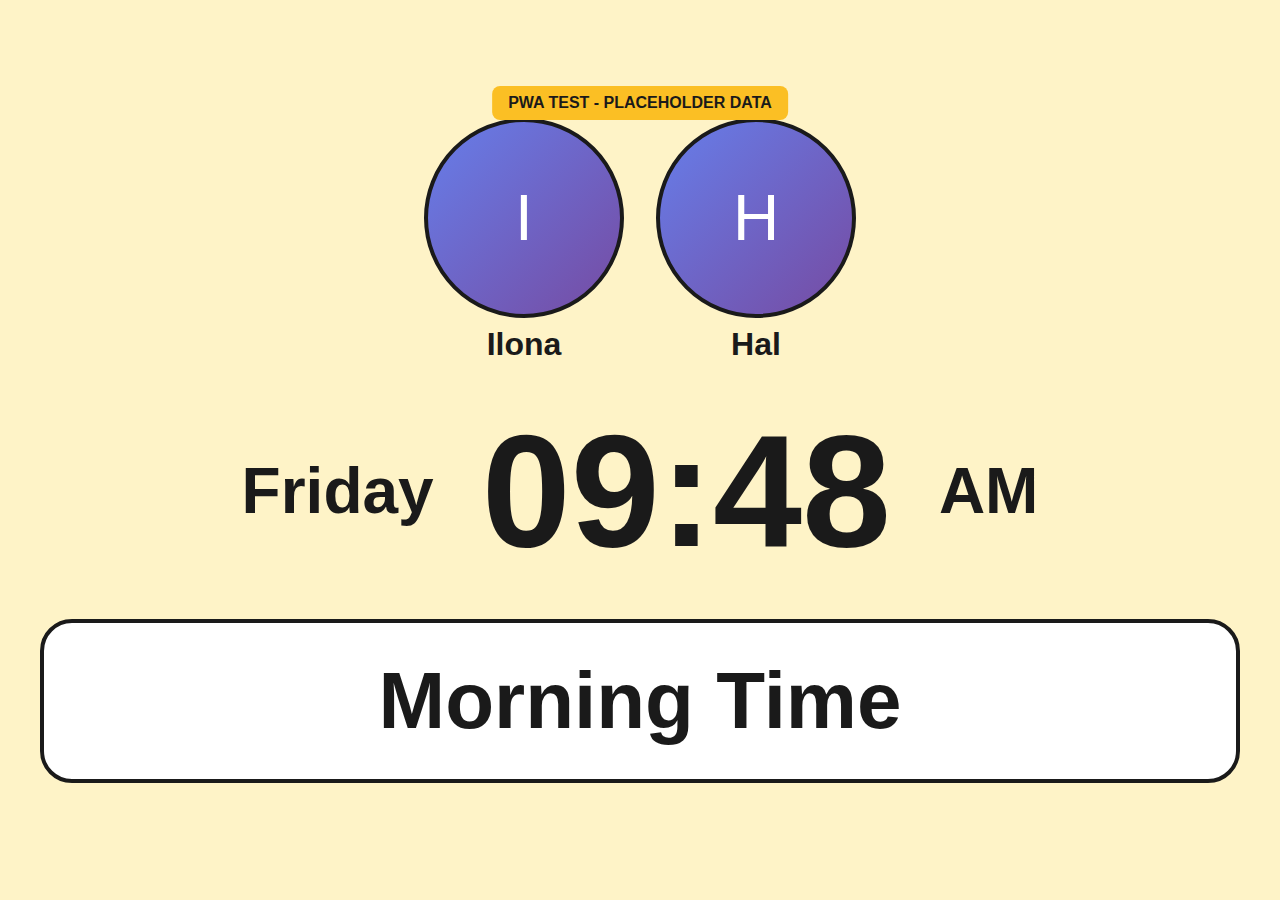
<file: index-v2.html>
<!DOCTYPE html>
<html lang="en">
<head>
    <meta charset="UTF-8">
    <meta name="viewport" content="width=device-width, initial-scale=1.0">
    <meta name="mobile-web-app-capable" content="yes">
    <meta name="apple-mobile-web-app-capable" content="yes">
    <meta name="apple-mobile-web-app-status-bar-style" content="black-translucent">
    <meta name="apple-mobile-web-app-title" content="Clock">
    <link rel="manifest" href="manifest.json">
    <title>Activity Clock - PWA Test</title>
    <style>
        * {
            margin: 0;
            padding: 0;
            box-sizing: border-box;
        }
        
        body {
            font-family: -apple-system, BlinkMacSystemFont, 'Segoe UI', Arial, sans-serif;
            display: flex;
            align-items: center;
            justify-content: center;
            min-height: 100vh;
            padding: 20px;
            transition: background-color 0.5s;
        }
        
        .container {
            width: 100%;
            max-width: 1200px;
            text-align: center;
        }
        
        .photos-section {
            display: flex;
            justify-content: center;
            align-items: flex-start;
            gap: 2rem;
            margin-bottom: 3rem;
            position: relative;
        }
        
        .photo-card {
            display: flex;
            flex-direction: column;
            align-items: center;
            gap: 0.5rem;
        }
        
        .photo {
            width: 200px;
            height: 200px;
            border-radius: 50%;
            background: linear-gradient(135deg, #667eea 0%, #764ba2 100%);
            border: 4px solid #1a1a1a;
            display: flex;
            align-items: center;
            justify-content: center;
            font-size: 4rem;
            color: white;
        }
        
        .bg-night .photo {
            border-color: #94a3b8;
        }
        
        .photo-name {
            font-size: 2rem;
            font-weight: 600;
        }
        
        .test-label {
            position: absolute;
            top: -2rem;
            left: 50%;
            transform: translateX(-50%);
            background: #fbbf24;
            padding: 0.5rem 1rem;
            border-radius: 0.5rem;
            font-weight: bold;
            font-size: 1rem;
        }
        
        .datetime-row {
            font-size: 4rem;
            font-weight: bold;
            margin-bottom: 3rem;
            display: flex;
            justify-content: center;
            align-items: center;
            gap: 3rem;
        }
        
        .time {
            font-size: 10rem;
            font-weight: bold;
            line-height: 1;
        }
        
        .activity {
            font-size: 5rem;
            font-weight: bold;
            padding: 2rem 3rem;
            border-radius: 2rem;
            background: white;
            border: 4px solid #1a1a1a;
        }
        
        /* Background colors */
        .bg-morning { background-color: #fef3c7; color: #1a1a1a; }
        .bg-afternoon { background-color: #dbeafe; color: #1a1a1a; }
        .bg-evening { background-color: #e9d5ff; color: #1a1a1a; }
        .bg-night { background-color: #334155; color: white; }
        
        .bg-night .activity {
            background-color: #475569;
            border-color: #94a3b8;
            color: white;
        }
        
        .bg-night .photo-name {
            color: #e2e8f0;
        }
        
        .bg-night .test-label {
            background: #f59e0b;
        }
        
        /* Responsive for smaller screens */
        @media (max-width: 768px) {
            .photo {
                width: 150px;
                height: 150px;
                font-size: 3rem;
            }
            .photo-name { font-size: 1.5rem; }
            .photos-section { gap: 1rem; }
            .datetime-row { 
                font-size: 2.5rem; 
                gap: 1.5rem;
                flex-wrap: wrap;
            }
            .time { font-size: 6rem; }
            .activity { font-size: 3.5rem; padding: 1.5rem 2rem; }
        }
    </style>
</head>
<body>
    <div class="container">
        <div class="photos-section">
            <div class="test-label">PWA TEST - PLACEHOLDER DATA</div>
            <div class="photo-card">
                <div class="photo">I</div>
                <div class="photo-name">Ilona</div>
            </div>
            <div class="photo-card">
                <div class="photo">H</div>
                <div class="photo-name">Hal</div>
            </div>
        </div>
        
        <div class="datetime-row">
            <span id="day"></span>
            <span class="time" id="time"></span>
            <span id="period"></span>
        </div>
        <div class="activity" id="activity"></div>
    </div>

    <script>
        // Hardcoded test data - no external files needed
        const ACTIVITY_SCHEDULE = {
            breakfast: { start: 6, end: 9, label: "Breakfast Time" },
            morning: { start: 9, end: 12, label: "Morning Time" },
            lunch: { start: 12, end: 13, label: "Lunch Time" },
            afternoon: { start: 13, end: 17, label: "Afternoon Time" },
            dinner: { start: 17, end: 19, label: "Dinner Time" },
            evening: { start: 19, end: 22, label: "Evening Time" },
            sleep: { start: 22, end: 6, label: "Sleep Time" }
        };
        
        function getActivity(hours) {
            if (hours >= ACTIVITY_SCHEDULE.breakfast.start && hours < ACTIVITY_SCHEDULE.breakfast.end) {
                return ACTIVITY_SCHEDULE.breakfast.label;
            }
            if (hours >= ACTIVITY_SCHEDULE.morning.start && hours < ACTIVITY_SCHEDULE.morning.end) {
                return ACTIVITY_SCHEDULE.morning.label;
            }
            if (hours >= ACTIVITY_SCHEDULE.lunch.start && hours < ACTIVITY_SCHEDULE.lunch.end) {
                return ACTIVITY_SCHEDULE.lunch.label;
            }
            if (hours >= ACTIVITY_SCHEDULE.afternoon.start && hours < ACTIVITY_SCHEDULE.afternoon.end) {
                return ACTIVITY_SCHEDULE.afternoon.label;
            }
            if (hours >= ACTIVITY_SCHEDULE.dinner.start && hours < ACTIVITY_SCHEDULE.dinner.end) {
                return ACTIVITY_SCHEDULE.dinner.label;
            }
            if (hours >= ACTIVITY_SCHEDULE.evening.start && hours < ACTIVITY_SCHEDULE.evening.end) {
                return ACTIVITY_SCHEDULE.evening.label;
            }
            return ACTIVITY_SCHEDULE.sleep.label;
        }
        
        function getBackgroundColor(hours) {
            if (hours >= 6 && hours < 12) return 'bg-morning';
            if (hours >= 12 && hours < 17) return 'bg-afternoon';
            if (hours >= 17 && hours < 22) return 'bg-evening';
            return 'bg-night';
        }
        
        function updateClock() {
            const now = new Date();
            const hours = now.getHours();
            const minutes = now.getMinutes();
            const isPM = hours >= 12;
            const displayHours = hours % 12 || 12;
            
            // Days of week
            const days = ['Sunday', 'Monday', 'Tuesday', 'Wednesday', 'Thursday', 'Friday', 'Saturday'];
            const dayName = days[now.getDay()];
            
            // Format time
            const timeStr = String(displayHours).padStart(2, '0') + ':' + String(minutes).padStart(2, '0');
            const periodStr = isPM ? 'PM' : 'AM';
            
            // Get activity and background
            const activity = getActivity(hours);
            const bgClass = getBackgroundColor(hours);
            
            // Update DOM
            document.getElementById('day').textContent = dayName;
            document.getElementById('time').textContent = timeStr;
            document.getElementById('period').textContent = periodStr;
            document.getElementById('activity').textContent = activity;
            
            // Update background
            document.body.className = bgClass;
        }
        
        // Update immediately and then every second
        updateClock();
        setInterval(updateClock, 1000);
        
        // Service worker registration for PWA
        if ('serviceWorker' in navigator) {
            navigator.serviceWorker.register('sw.js').catch(() => {
                console.log('Service worker registration skipped');
            });
        }
    </script>
</body>
</html>
</file>
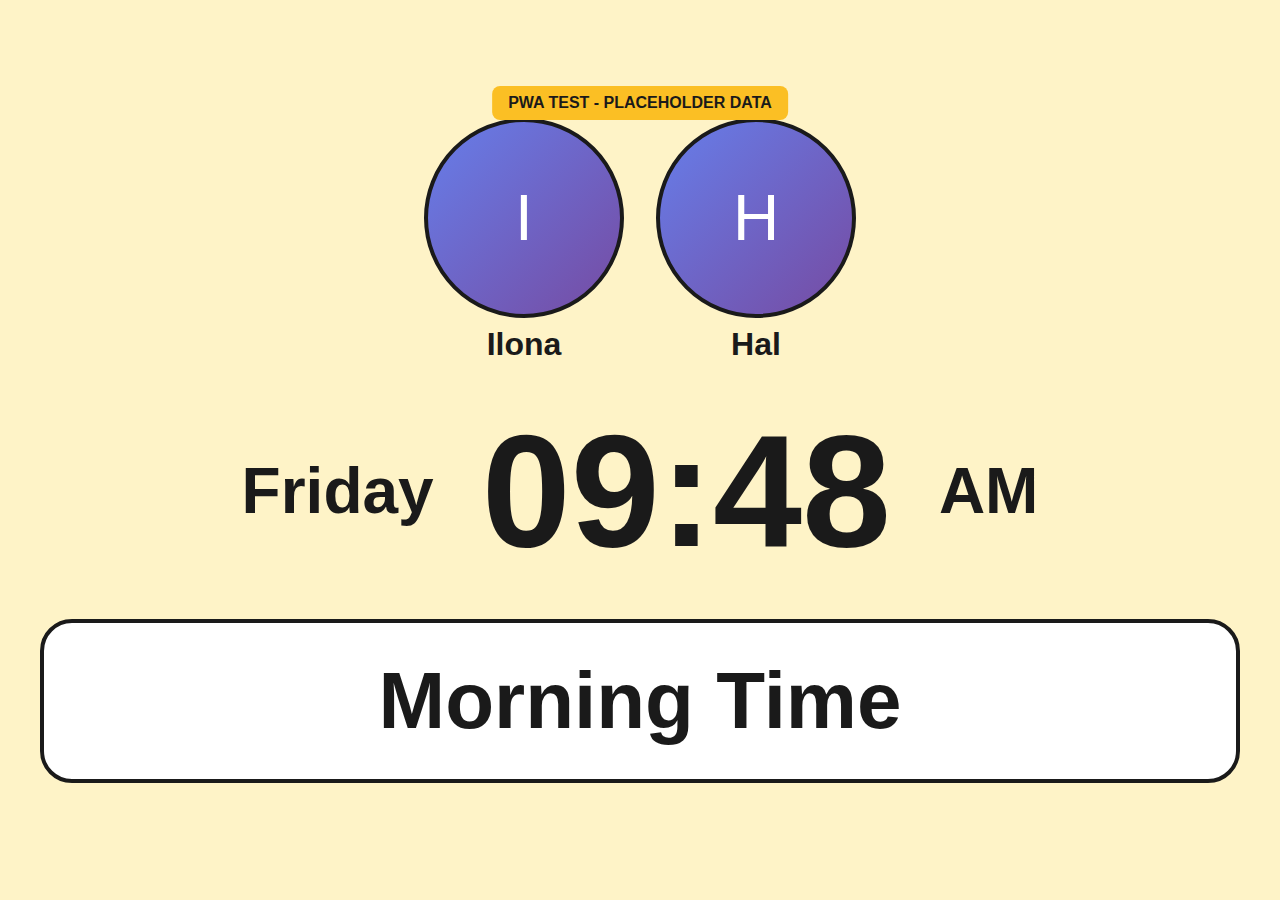
<file: index-v3.html>
<!DOCTYPE html>
<html lang="en">
<head>
    <meta charset="UTF-8">
    <meta name="viewport" content="width=device-width, initial-scale=1.0">
    <meta name="mobile-web-app-capable" content="yes">
    <meta name="apple-mobile-web-app-capable" content="yes">
    <meta name="apple-mobile-web-app-status-bar-style" content="black-translucent">
    <meta name="apple-mobile-web-app-title" content="Clock">
    <link rel="manifest" href="manifest.json">
    <title>Activity Clock - PWA Test</title>
    <style>
        * {
            margin: 0;
            padding: 0;
            box-sizing: border-box;
        }
        
        body {
            font-family: -apple-system, BlinkMacSystemFont, 'Segoe UI', Arial, sans-serif;
            display: flex;
            align-items: center;
            justify-content: center;
            min-height: 100vh;
            padding: 20px;
            transition: background-color 0.5s;
        }
        
        .container {
            width: 100%;
            max-width: 1200px;
            text-align: center;
        }
        
        .photos-section {
            display: flex;
            justify-content: center;
            align-items: flex-start;
            gap: 2rem;
            margin-bottom: 3rem;
            position: relative;
        }
        
        .photo-card {
            display: flex;
            flex-direction: column;
            align-items: center;
            gap: 0.5rem;
        }
        
        .photo {
            width: 200px;
            height: 200px;
            border-radius: 50%;
            background: linear-gradient(135deg, #667eea 0%, #764ba2 100%);
            border: 4px solid #1a1a1a;
            display: flex;
            align-items: center;
            justify-content: center;
            font-size: 4rem;
            color: white;
        }
        
        .bg-night .photo {
            border-color: #94a3b8;
        }
        
        .photo-name {
            font-size: 2rem;
            font-weight: 600;
        }
        
        .test-label {
            position: absolute;
            top: -2rem;
            left: 50%;
            transform: translateX(-50%);
            background: #fbbf24;
            padding: 0.5rem 1rem;
            border-radius: 0.5rem;
            font-weight: bold;
            font-size: 1rem;
        }
        
        .datetime-row {
            font-size: 4rem;
            font-weight: bold;
            margin-bottom: 3rem;
            display: flex;
            justify-content: center;
            align-items: center;
            gap: 3rem;
        }
        
        .time {
            font-size: 10rem;
            font-weight: bold;
            line-height: 1;
        }
        
        .activity {
            font-size: 5rem;
            font-weight: bold;
            padding: 2rem 3rem;
            border-radius: 2rem;
            background: white;
            border: 4px solid #1a1a1a;
        }
        
        /* Background colors */
        .bg-morning { background-color: #fef3c7; color: #1a1a1a; }
        .bg-afternoon { background-color: #dbeafe; color: #1a1a1a; }
        .bg-evening { background-color: #e9d5ff; color: #1a1a1a; }
        .bg-night { background-color: #334155; color: white; }
        
        .bg-night .activity {
            background-color: #475569;
            border-color: #94a3b8;
            color: white;
        }
        
        .bg-night .photo-name {
            color: #e2e8f0;
        }
        
        .bg-night .test-label {
            background: #f59e0b;
        }
        
        /* Responsive for smaller screens */
        @media (max-width: 768px) {
            .photo {
                width: 150px;
                height: 150px;
                font-size: 3rem;
            }
            .photo-name { font-size: 1.5rem; }
            .photos-section { gap: 1rem; }
            .datetime-row { 
                font-size: 2.5rem; 
                gap: 1.5rem;
                flex-wrap: wrap;
            }
            .time { font-size: 6rem; }
            .activity { font-size: 3.5rem; padding: 1.5rem 2rem; }
        }
    </style>
</head>
<body>
    <div class="container">
        <div class="photos-section">
            <div class="test-label">PWA TEST - PLACEHOLDER DATA</div>
            <div class="photo-card">
                <div class="photo">I</div>
                <div class="photo-name">Ilona</div>
            </div>
            <div class="photo-card">
                <div class="photo">H</div>
                <div class="photo-name">Hal</div>
            </div>
        </div>
        
        <div class="datetime-row">
            <span id="day"></span>
            <span class="time" id="time"></span>
            <span id="period"></span>
        </div>
        <div class="activity" id="activity"></div>
    </div>

    <script>
        // Hardcoded test data - no external files needed
        const ACTIVITY_SCHEDULE = {
            breakfast: { start: 6, end: 9, label: "Breakfast Time" },
            morning: { start: 9, end: 12, label: "Morning Time" },
            lunch: { start: 12, end: 13, label: "Lunch Time" },
            afternoon: { start: 13, end: 17, label: "Afternoon Time" },
            dinner: { start: 17, end: 19, label: "Dinner Time" },
            evening: { start: 19, end: 22, label: "Evening Time" },
            sleep: { start: 22, end: 6, label: "Sleep Time" }
        };
        
        function getActivity(hours) {
            if (hours >= ACTIVITY_SCHEDULE.breakfast.start && hours < ACTIVITY_SCHEDULE.breakfast.end) {
                return ACTIVITY_SCHEDULE.breakfast.label;
            }
            if (hours >= ACTIVITY_SCHEDULE.morning.start && hours < ACTIVITY_SCHEDULE.morning.end) {
                return ACTIVITY_SCHEDULE.morning.label;
            }
            if (hours >= ACTIVITY_SCHEDULE.lunch.start && hours < ACTIVITY_SCHEDULE.lunch.end) {
                return ACTIVITY_SCHEDULE.lunch.label;
            }
            if (hours >= ACTIVITY_SCHEDULE.afternoon.start && hours < ACTIVITY_SCHEDULE.afternoon.end) {
                return ACTIVITY_SCHEDULE.afternoon.label;
            }
            if (hours >= ACTIVITY_SCHEDULE.dinner.start && hours < ACTIVITY_SCHEDULE.dinner.end) {
                return ACTIVITY_SCHEDULE.dinner.label;
            }
            if (hours >= ACTIVITY_SCHEDULE.evening.start && hours < ACTIVITY_SCHEDULE.evening.end) {
                return ACTIVITY_SCHEDULE.evening.label;
            }
            return ACTIVITY_SCHEDULE.sleep.label;
        }
        
        function getBackgroundColor(hours) {
            if (hours >= 6 && hours < 12) return 'bg-morning';
            if (hours >= 12 && hours < 17) return 'bg-afternoon';
            if (hours >= 17 && hours < 22) return 'bg-evening';
            return 'bg-night';
        }
        
        function updateClock() {
            const now = new Date();
            const hours = now.getHours();
            const minutes = now.getMinutes();
            const isPM = hours >= 12;
            const displayHours = hours % 12 || 12;
            
            // Days of week
            const days = ['Sunday', 'Monday', 'Tuesday', 'Wednesday', 'Thursday', 'Friday', 'Saturday'];
            const dayName = days[now.getDay()];
            
            // Format time
            const timeStr = String(displayHours).padStart(2, '0') + ':' + String(minutes).padStart(2, '0');
            const periodStr = isPM ? 'PM' : 'AM';
            
            // Get activity and background
            const activity = getActivity(hours);
            const bgClass = getBackgroundColor(hours);
            
            // Update DOM
            document.getElementById('day').textContent = dayName;
            document.getElementById('time').textContent = timeStr;
            document.getElementById('period').textContent = periodStr;
            document.getElementById('activity').textContent = activity;
            
            // Update background
            document.body.className = bgClass;
        }
        
        // Update immediately and then every second
        updateClock();
        setInterval(updateClock, 1000);
        
        // Service worker not needed for basic PWA functionality
    </script>
</body>
</html>
</file>
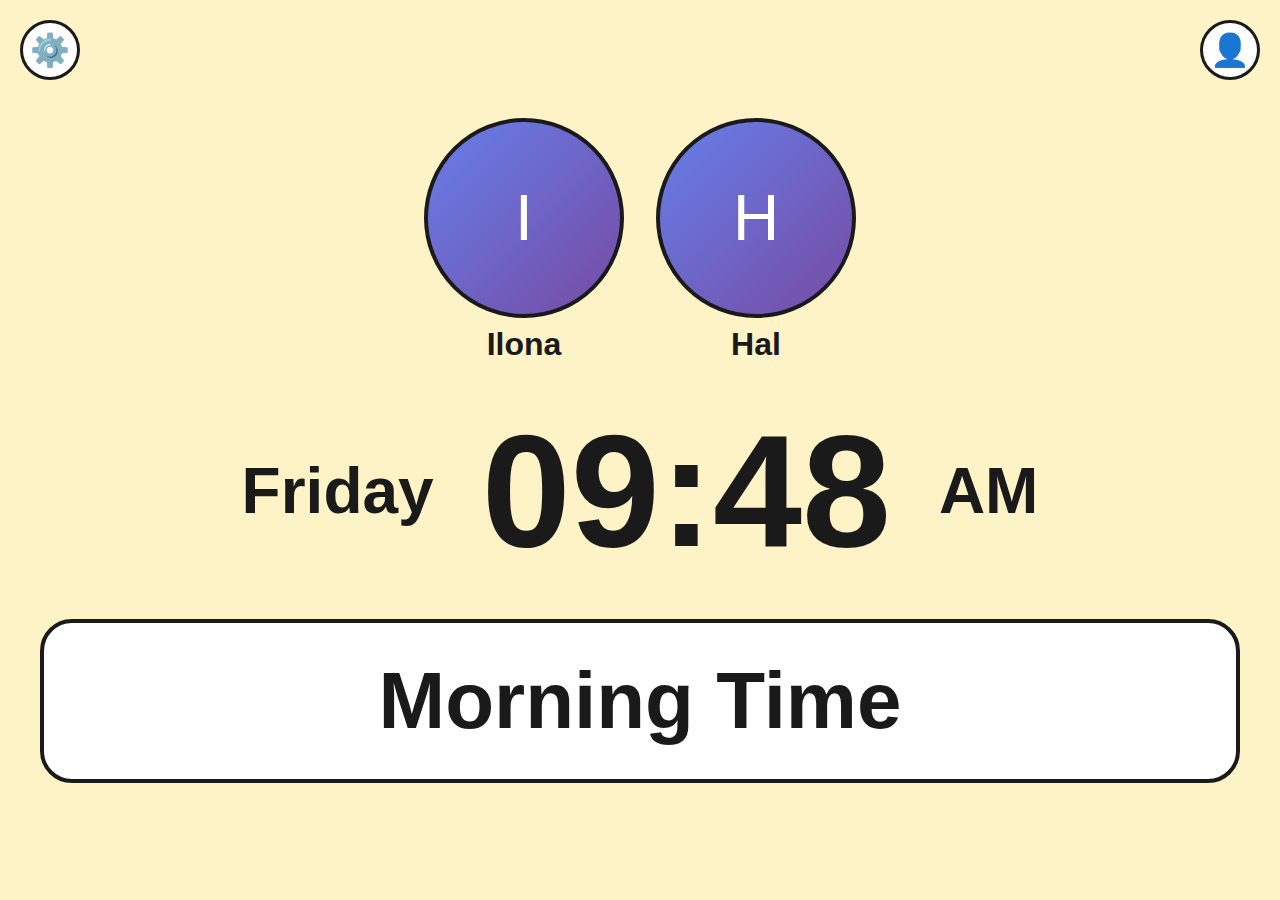
<file: index4.html>
<!DOCTYPE html>
<html lang="en">
<head>
    <meta charset="UTF-8">
    <meta name="viewport" content="width=device-width, initial-scale=1.0">
    <meta name="mobile-web-app-capable" content="yes">
    <meta name="apple-mobile-web-app-capable" content="yes">
    <meta name="apple-mobile-web-app-status-bar-style" content="black-translucent">
    <meta name="apple-mobile-web-app-title" content="Clock">
    <link rel="manifest" href="manifest.json">
    <title>Activity Clock</title>
    <style>
        * {
            margin: 0;
            padding: 0;
            box-sizing: border-box;
        }
        
        body {
            font-family: -apple-system, BlinkMacSystemFont, 'Segoe UI', Arial, sans-serif;
            display: flex;
            align-items: center;
            justify-content: center;
            min-height: 100vh;
            padding: 20px;
            transition: background-color 0.5s;
        }
        
        .container {
            width: 100%;
            max-width: 1200px;
            text-align: center;
        }
        
        /* Settings Button */
        .settings-btn {
            position: fixed;
            top: 20px;
            left: 20px;
            width: 60px;
            height: 60px;
            background: white;
            border: 3px solid #1a1a1a;
            border-radius: 50%;
            display: flex;
            align-items: center;
            justify-content: center;
            cursor: pointer;
            font-size: 2rem;
            z-index: 100;
            transition: all 0.3s;
        }
        
        .settings-btn:hover {
            background: #f3f4f6;
        }
        
        .settings-btn:active {
            transform: scale(0.95);
        }
        
        .bg-night .settings-btn {
            background: #475569;
            border-color: #94a3b8;
            color: white;
        }
        
        /* Caregiver Button */
        .caregiver-toggle {
            position: fixed;
            top: 20px;
            right: 20px;
            background: white;
            border: 3px solid #1a1a1a;
            border-radius: 50%;
            width: 60px;
            height: 60px;
            display: flex;
            align-items: center;
            justify-content: center;
            cursor: pointer;
            font-size: 2rem;
            transition: all 0.3s;
            z-index: 100;
        }
        
        .caregiver-toggle:hover {
            background: #f3f4f6;
        }
        
        .caregiver-toggle:active {
            transform: scale(0.95);
        }
        
        .bg-night .caregiver-toggle {
            background: #475569;
            border-color: #94a3b8;
            color: white;
        }
        
        /* Photos Section */
        .photos-section {
            display: flex;
            justify-content: center;
            align-items: flex-start;
            gap: 2rem;
            margin-bottom: 3rem;
        }
        
        .photo-card {
            display: flex;
            flex-direction: column;
            align-items: center;
            gap: 0.5rem;
        }
        
        .photo {
            width: 200px;
            height: 200px;
            border-radius: 50%;
            background: linear-gradient(135deg, #667eea 0%, #764ba2 100%);
            border: 4px solid #1a1a1a;
            display: flex;
            align-items: center;
            justify-content: center;
            font-size: 4rem;
            color: white;
            object-fit: cover;
        }
        
        .bg-night .photo {
            border-color: #94a3b8;
        }
        
        .photo-name {
            font-size: 2rem;
            font-weight: 600;
        }
        
        /* Time Display */
        .datetime-row {
            font-size: 4rem;
            font-weight: bold;
            margin-bottom: 3rem;
            display: flex;
            justify-content: center;
            align-items: center;
            gap: 3rem;
        }
        
        .time {
            font-size: 10rem;
            font-weight: bold;
            line-height: 1;
        }
        
        .activity {
            font-size: 5rem;
            font-weight: bold;
            padding: 2rem 3rem;
            border-radius: 2rem;
            background: white;
            border: 4px solid #1a1a1a;
        }
        
        /* Background colors */
        .bg-morning { background-color: #fef3c7; color: #1a1a1a; }
        .bg-afternoon { background-color: #dbeafe; color: #1a1a1a; }
        .bg-evening { background-color: #e9d5ff; color: #1a1a1a; }
        .bg-night { background-color: #334155; color: white; }
        
        .bg-night .activity {
            background-color: #475569;
            border-color: #94a3b8;
            color: white;
        }
        
        .bg-night .photo-name {
            color: #e2e8f0;
        }
        
        /* Settings Panel */
        .settings-panel {
            display: none;
            position: fixed;
            top: 0;
            left: 0;
            right: 0;
            bottom: 0;
            background: white;
            z-index: 1000;
            overflow-y: auto;
        }
        
        .settings-panel.active {
            display: flex;
            flex-direction: column;
        }
        
        .settings-header {
            background: #1a1a1a;
            color: white;
            padding: 1.5rem;
            font-size: 1.5rem;
            font-weight: bold;
            text-align: center;
        }
        
        .settings-tabs {
            display: flex;
            background: #f3f4f6;
            border-bottom: 2px solid #e5e7eb;
            overflow-x: auto;
        }
        
        .tab {
            flex: 1;
            padding: 1rem;
            background: #f3f4f6;
            border: none;
            cursor: pointer;
            font-size: 1rem;
            font-weight: 600;
            transition: all 0.3s;
            min-width: 120px;
        }
        
        .tab:hover {
            background: #e5e7eb;
        }
        
        .tab.active {
            background: white;
            border-bottom: 3px solid #1a1a1a;
        }
        
        .settings-content {
            flex: 1;
            padding: 2rem;
            overflow-y: auto;
        }
        
        .tab-panel {
            display: none;
        }
        
        .tab-panel.active {
            display: block;
        }
        
        .form-group {
            margin-bottom: 1.5rem;
        }
        
        .form-label {
            display: block;
            font-weight: 600;
            margin-bottom: 0.5rem;
            font-size: 1.1rem;
        }
        
        .form-input {
            width: 100%;
            padding: 0.75rem;
            font-size: 1rem;
            border: 2px solid #d1d5db;
            border-radius: 0.5rem;
            font-family: inherit;
        }
        
        .form-input:focus {
            outline: none;
            border-color: #1a1a1a;
        }
        
        .photo-upload-section {
            display: flex;
            flex-direction: column;
            align-items: center;
            gap: 1rem;
            padding: 1rem;
            border: 2px dashed #d1d5db;
            border-radius: 0.5rem;
        }
        
        .photo-preview {
            width: 150px;
            height: 150px;
            border-radius: 50%;
            background: #f3f4f6;
            display: flex;
            align-items: center;
            justify-content: center;
            font-size: 3rem;
            border: 3px solid #d1d5db;
            object-fit: cover;
        }
        
        .photo-buttons {
            display: flex;
            gap: 0.5rem;
            flex-wrap: wrap;
            justify-content: center;
        }
        
        .btn {
            padding: 0.75rem 1.5rem;
            font-size: 1rem;
            font-weight: 600;
            border: none;
            border-radius: 0.5rem;
            cursor: pointer;
            transition: all 0.3s;
        }
        
        .btn-primary {
            background: #1a1a1a;
            color: white;
        }
        
        .btn-primary:hover {
            background: #374151;
        }
        
        .btn-secondary {
            background: #e5e7eb;
            color: #1a1a1a;
        }
        
        .btn-secondary:hover {
            background: #d1d5db;
        }
        
        .btn-danger {
            background: #ef4444;
            color: white;
        }
        
        .btn-danger:hover {
            background: #dc2626;
        }
        
        .settings-actions {
            display: flex;
            gap: 1rem;
            padding: 1.5rem;
            background: #f9fafb;
            border-top: 2px solid #e5e7eb;
            justify-content: center;
        }
        
        .schedule-grid {
            display: grid;
            gap: 1rem;
        }
        
        .schedule-item {
            display: grid;
            grid-template-columns: 1fr 1fr 2fr;
            gap: 0.5rem;
            align-items: center;
        }
        
        .caregiver-list {
            display: flex;
            flex-direction: column;
            gap: 1rem;
        }
        
        .caregiver-item {
            display: flex;
            align-items: center;
            gap: 1rem;
            padding: 1rem;
            border: 2px solid #e5e7eb;
            border-radius: 0.5rem;
        }
        
        /* Responsive */
        @media (max-width: 768px) {
            .settings-btn, .caregiver-toggle {
                width: 50px;
                height: 50px;
                font-size: 1.5rem;
            }
            
            .photo {
                width: 150px;
                height: 150px;
                font-size: 3rem;
            }
            
            .photo-name { font-size: 1.5rem; }
            .datetime-row { 
                font-size: 2.5rem; 
                gap: 1.5rem;
                flex-wrap: wrap;
            }
            .time { font-size: 6rem; }
            .activity { font-size: 3.5rem; padding: 1.5rem 2rem; }
            
            .schedule-item {
                grid-template-columns: 1fr;
            }
        }
        
        .hidden {
            display: none;
        }
    </style>
</head>
<body>
    <!-- Settings Button -->
    <button class="settings-btn" id="settingsBtn" title="Settings">⚙️</button>
    
    <!-- Caregiver Toggle Button -->
    <button class="caregiver-toggle" id="caregiverToggle" title="Change caregiver">👤</button>

    <!-- Main Clock Display -->
    <div class="container" id="clockDisplay">
        <div class="photos-section">
            <div class="photo-card">
                <div class="photo" id="patientPhoto">I</div>
                <div class="photo-name" id="patientName">Ilona</div>
            </div>
            <div class="photo-card">
                <div class="photo" id="spousePhoto">H</div>
                <div class="photo-name" id="spouseName">Hal</div>
            </div>
            <div class="photo-card" id="caregiverCard" style="display: none;">
                <div class="photo" id="caregiverPhoto">C</div>
                <div class="photo-name" id="caregiverName">Caregiver</div>
            </div>
        </div>
        
        <div class="datetime-row">
            <span id="day"></span>
            <span class="time" id="time"></span>
            <span id="period"></span>
        </div>
        <div class="activity" id="activity"></div>
    </div>

    <!-- Settings Panel -->
    <div class="settings-panel" id="settingsPanel">
        <div class="settings-header">⚙️ Clock Settings</div>
        
        <div class="settings-tabs">
            <button class="tab active" data-tab="personal">Personal Info</button>
            <button class="tab" data-tab="schedule">Daily Schedule</button>
            <button class="tab" data-tab="caregivers">Caregivers</button>
            <button class="tab" data-tab="events">Special Events</button>
            <button class="tab" data-tab="popups">Pop-up Tasks</button>
            <button class="tab" data-tab="medications">Medications</button>
        </div>
        
        <div class="settings-content">
            <!-- Personal Info Tab -->
            <div class="tab-panel active" id="personal">
                <h2>Personal Information</h2>
                
                <div class="form-group">
                    <label class="form-label">Patient First Name</label>
                    <input type="text" class="form-input" id="firstName" value="Ilona">
                </div>
                
                <div class="form-group">
                    <label class="form-label">Patient Last Name</label>
                    <input type="text" class="form-input" id="lastName" value="Jones">
                </div>
                
                <div class="form-group">
                    <label class="form-label">Patient Photo</label>
                    <div class="photo-upload-section">
                        <div class="photo-preview" id="patientPhotoPreview">I</div>
                        <div class="photo-buttons">
                            <button class="btn btn-secondary">📷 Take Photo</button>
                            <button class="btn btn-secondary">📁 Choose Photo</button>
                            <button class="btn btn-secondary">🗑️ Remove</button>
                        </div>
                    </div>
                </div>
                
                <div class="form-group">
                    <label class="form-label">Spouse/Partner Name</label>
                    <input type="text" class="form-input" id="spouseName" value="Hal">
                </div>
                
                <div class="form-group">
                    <label class="form-label">Spouse/Partner Photo</label>
                    <div class="photo-upload-section">
                        <div class="photo-preview" id="spousePhotoPreview">H</div>
                        <div class="photo-buttons">
                            <button class="btn btn-secondary">📷 Take Photo</button>
                            <button class="btn btn-secondary">📁 Choose Photo</button>
                            <button class="btn btn-secondary">🗑️ Remove</button>
                        </div>
                    </div>
                </div>
            </div>
            
            <!-- Daily Schedule Tab -->
            <div class="tab-panel" id="schedule">
                <h2>Daily Activity Schedule</h2>
                <p style="margin-bottom: 1rem; color: #666;">Set the times for each daily activity.</p>
                
                <div class="schedule-grid">
                    <div class="schedule-item">
                        <label class="form-label">Start</label>
                        <label class="form-label">End</label>
                        <label class="form-label">Activity</label>
                    </div>
                    <div class="schedule-item">
                        <input type="time" class="form-input" value="06:00">
                        <input type="time" class="form-input" value="09:00">
                        <input type="text" class="form-input" value="Breakfast Time">
                    </div>
                    <div class="schedule-item">
                        <input type="time" class="form-input" value="09:00">
                        <input type="time" class="form-input" value="12:00">
                        <input type="text" class="form-input" value="Morning Time">
                    </div>
                    <div class="schedule-item">
                        <input type="time" class="form-input" value="12:00">
                        <input type="time" class="form-input" value="13:00">
                        <input type="text" class="form-input" value="Lunch Time">
                    </div>
                    <div class="schedule-item">
                        <input type="time" class="form-input" value="13:00">
                        <input type="time" class="form-input" value="17:00">
                        <input type="text" class="form-input" value="Afternoon Time">
                    </div>
                    <div class="schedule-item">
                        <input type="time" class="form-input" value="17:00">
                        <input type="time" class="form-input" value="19:00">
                        <input type="text" class="form-input" value="Dinner Time">
                    </div>
                    <div class="schedule-item">
                        <input type="time" class="form-input" value="19:00">
                        <input type="time" class="form-input" value="22:00">
                        <input type="text" class="form-input" value="Evening Time">
                    </div>
                    <div class="schedule-item">
                        <input type="time" class="form-input" value="22:00">
                        <input type="time" class="form-input" value="06:00">
                        <input type="text" class="form-input" value="Sleep Time">
                    </div>
                </div>
            </div>
            
            <!-- Caregivers Tab -->
            <div class="tab-panel" id="caregivers">
                <h2>Caregivers</h2>
                <p style="margin-bottom: 1rem; color: #666;">Add caregivers who help with care. Use the 👤 button on the clock to cycle through them.</p>
                
                <div class="caregiver-list">
                    <div class="caregiver-item">
                        <div class="photo-preview" style="width: 80px; height: 80px; font-size: 2rem;">H</div>
                        <div style="flex: 1;">
                            <input type="text" class="form-input" value="Hal" placeholder="Name">
                        </div>
                        <button class="btn btn-secondary">📷 Photo</button>
                        <button class="btn btn-danger">✕</button>
                    </div>
                </div>
                
                <button class="btn btn-primary" style="margin-top: 1rem;">+ Add Caregiver</button>
            </div>
            
            <!-- Special Events Tab -->
            <div class="tab-panel" id="events">
                <h2>Special Events & Holidays</h2>
                <p style="margin-bottom: 1rem; color: #666;">Coming in Phase 2</p>
            </div>
            
            <!-- Pop-up Tasks Tab -->
            <div class="tab-panel" id="popups">
                <h2>Pop-up Task Reminders</h2>
                <p style="margin-bottom: 1rem; color: #666;">Coming in Phase 4</p>
            </div>
            
            <!-- Medications Tab -->
            <div class="tab-panel" id="medications">
                <h2>Medication Schedule</h2>
                <p style="margin-bottom: 1rem; color: #666;">Coming in Phase 5</p>
            </div>
        </div>
        
        <div class="settings-actions">
            <button class="btn btn-secondary" id="exportBtn">💾 Export Settings</button>
            <button class="btn btn-secondary" id="importBtn">📂 Import Settings</button>
            <button class="btn btn-danger" id="resetBtn">🔄 Reset All</button>
            <button class="btn btn-secondary" id="cancelBtn">✕ Cancel</button>
            <button class="btn btn-primary" id="saveBtn">✓ Save</button>
        </div>
    </div>

    <script>
        // Hardcoded test data for now
        let settings = {
            firstName: "Ilona",
            lastName: "Jones",
            spouseName: "Hal",
            caregivers: [{ name: "Hal" }],
            currentCaregiverIndex: 0,
            schedule: {
                breakfast: { start: 6, end: 9, label: "Breakfast Time" },
                morning: { start: 9, end: 12, label: "Morning Time" },
                lunch: { start: 12, end: 13, label: "Lunch Time" },
                afternoon: { start: 13, end: 17, label: "Afternoon Time" },
                dinner: { start: 17, end: 19, label: "Dinner Time" },
                evening: { start: 19, end: 22, label: "Evening Time" },
                sleep: { start: 22, end: 6, label: "Sleep Time" }
            }
        };
        
        // Tab switching
        document.querySelectorAll('.tab').forEach(tab => {
            tab.addEventListener('click', () => {
                document.querySelectorAll('.tab').forEach(t => t.classList.remove('active'));
                document.querySelectorAll('.tab-panel').forEach(p => p.classList.remove('active'));
                tab.classList.add('active');
                document.getElementById(tab.dataset.tab).classList.add('active');
            });
        });
        
        // Settings panel controls
        document.getElementById('settingsBtn').addEventListener('click', () => {
            document.getElementById('settingsPanel').classList.add('active');
        });
        
        document.getElementById('cancelBtn').addEventListener('click', () => {
            document.getElementById('settingsPanel').classList.remove('active');
        });
        
        document.getElementById('saveBtn').addEventListener('click', () => {
            // TODO: Save to localStorage
            alert('Settings saved! (localStorage integration coming in Phase 2)');
            document.getElementById('settingsPanel').classList.remove('active');
        });
        
        document.getElementById('resetBtn').addEventListener('click', () => {
            if (confirm('Reset all settings to default? This cannot be undone.')) {
                alert('Reset functionality coming in Phase 2');
            }
        });
        
        document.getElementById('exportBtn').addEventListener('click', () => {
            alert('Export functionality coming in Phase 2');
        });
        
        document.getElementById('importBtn').addEventListener('click', () => {
            alert('Import functionality coming in Phase 2');
        });
        
        // Caregiver cycling
        let currentCaregiverIndex = 0;
        document.getElementById('caregiverToggle').addEventListener('click', () => {
            currentCaregiverIndex = (currentCaregiverIndex + 1) % settings.caregivers.length;
            updateCaregiverDisplay();
        });
        
        function updateCaregiverDisplay() {
            const caregiver = settings.caregivers[currentCaregiverIndex];
            const caregiverCard = document.getElementById('caregiverCard');
            
            if (caregiver.name === settings.spouseName) {
                caregiverCard.style.display = 'none';
            } else {
                caregiverCard.style.display = 'flex';
                document.getElementById('caregiverName').textContent = caregiver.name;
                document.getElementById('caregiverPhoto').textContent = caregiver.name[0];
            }
        }
        
        // Clock functions
        function getActivity(hours) {
            if (hours >= settings.schedule.breakfast.start && hours < settings.schedule.breakfast.end) {
                return settings.schedule.breakfast.label;
            }
            if (hours >= settings.schedule.morning.start && hours < settings.schedule.morning.end) {
                return settings.schedule.morning.label;
            }
            if (hours >= settings.schedule.lunch.start && hours < settings.schedule.lunch.end) {
                return settings.schedule.lunch.label;
            }
            if (hours >= settings.schedule.afternoon.start && hours < settings.schedule.afternoon.end) {
                return settings.schedule.afternoon.label;
            }
            if (hours >= settings.schedule.dinner.start && hours < settings.schedule.dinner.end) {
                return settings.schedule.dinner.label;
            }
            if (hours >= settings.schedule.evening.start && hours < settings.schedule.evening.end) {
                return settings.schedule.evening.label;
            }
            return settings.schedule.sleep.label;
        }
        
        function getBackgroundColor(hours) {
            if (hours >= 6 && hours < 12) return 'bg-morning';
            if (hours >= 12 && hours < 17) return 'bg-afternoon';
            if (hours >= 17 && hours < 22) return 'bg-evening';
            return 'bg-night';
        }
        
        function updateClock() {
            const now = new Date();
            const hours = now.getHours();
            const minutes = now.getMinutes();
            const isPM = hours >= 12;
            const displayHours = hours % 12 || 12;
            
            const days = ['Sunday', 'Monday', 'Tuesday', 'Wednesday', 'Thursday', 'Friday', 'Saturday'];
            const dayName = days[now.getDay()];
            
            const timeStr = String(displayHours).padStart(2, '0') + ':' + String(minutes).padStart(2, '0');
            const periodStr = isPM ? 'PM' : 'AM';
            
            const activity = getActivity(hours);
            const bgClass = getBackgroundColor(hours);
            
            document.getElementById('day').textContent = dayName;
            document.getElementById('time').textContent = timeStr;
            document.getElementById('period').textContent = periodStr;
            document.getElementById('activity').textContent = activity;
            document.body.className = bgClass;
            
            // Update display with current settings
            document.getElementById('patientName').textContent = settings.firstName;
            document.getElementById('patientPhoto').textContent = settings.firstName[0];
            document.getElementById('spouseName').textContent = settings.spouseName;
            document.getElementById('spousePhoto').textContent = settings.spouseName[0];
        }
        
        updateClock();
        setInterval(updateClock, 1000);
        updateCaregiverDisplay();
    </script>
</body>
</html>
</file>
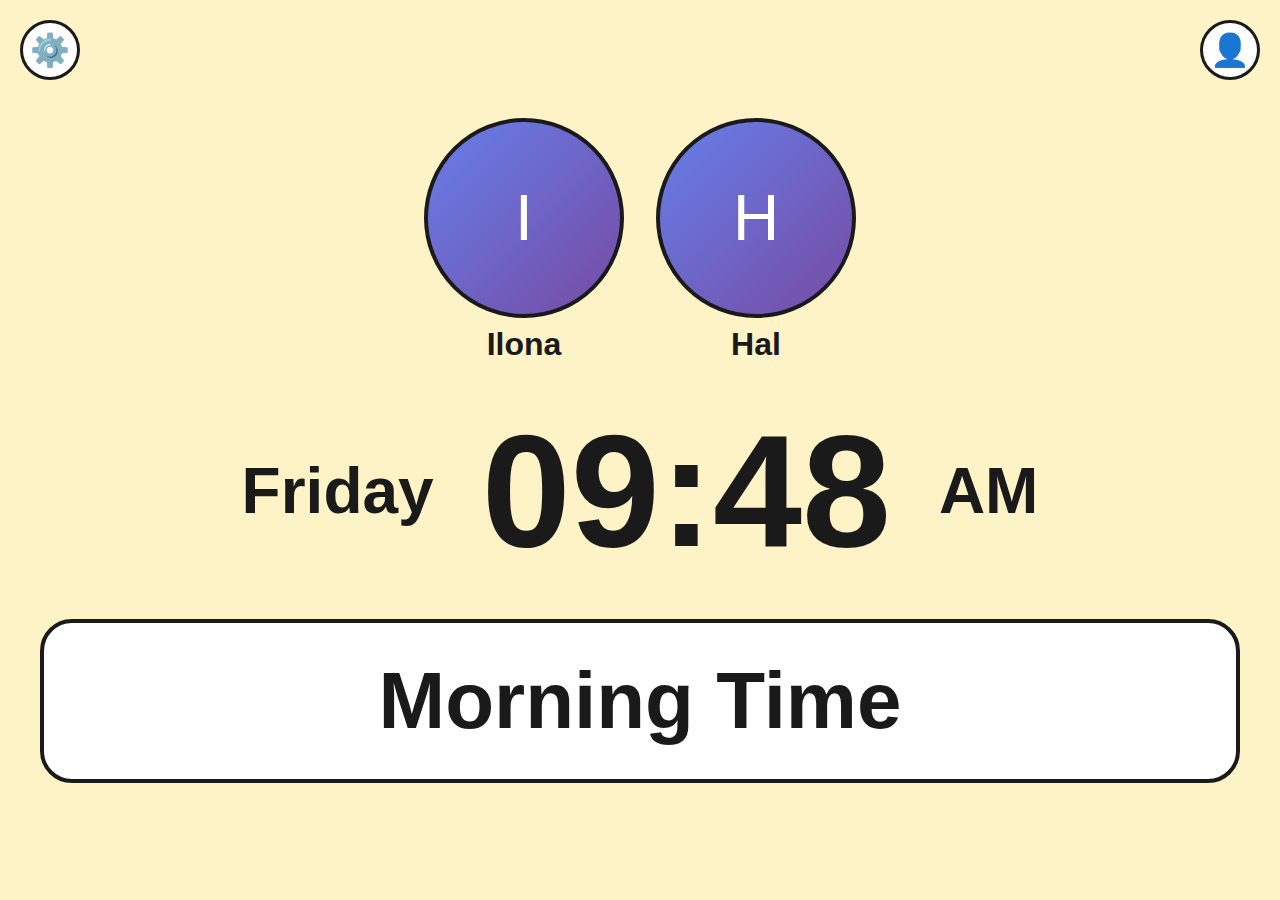
<file: index5.html>
<!DOCTYPE html>
<html lang="en">
<head>
    <meta charset="UTF-8">
    <meta name="viewport" content="width=device-width, initial-scale=1.0">
    <meta name="mobile-web-app-capable" content="yes">
    <meta name="apple-mobile-web-app-capable" content="yes">
    <meta name="apple-mobile-web-app-status-bar-style" content="black-translucent">
    <meta name="apple-mobile-web-app-title" content="Clock">
    <link rel="manifest" href="manifest.json">
    <title>Activity Clock</title>
    <style>
        * {
            margin: 0;
            padding: 0;
            box-sizing: border-box;
        }
        
        body {
            font-family: -apple-system, BlinkMacSystemFont, 'Segoe UI', Arial, sans-serif;
            display: flex;
            align-items: center;
            justify-content: center;
            min-height: 100vh;
            padding: 20px;
            transition: background-color 0.5s;
        }
        
        .container {
            width: 100%;
            max-width: 1200px;
            text-align: center;
        }
        
        /* Settings Button */
        .settings-btn {
            position: fixed;
            top: 20px;
            left: 20px;
            width: 60px;
            height: 60px;
            background: white;
            border: 3px solid #1a1a1a;
            border-radius: 50%;
            display: flex;
            align-items: center;
            justify-content: center;
            cursor: pointer;
            font-size: 2rem;
            z-index: 100;
            transition: all 0.3s;
        }
        
        .settings-btn:hover {
            background: #f3f4f6;
        }
        
        .settings-btn:active {
            transform: scale(0.95);
        }
        
        .bg-night .settings-btn {
            background: #475569;
            border-color: #94a3b8;
            color: white;
        }
        
        /* Caregiver Button */
        .caregiver-toggle {
            position: fixed;
            top: 20px;
            right: 20px;
            background: white;
            border: 3px solid #1a1a1a;
            border-radius: 50%;
            width: 60px;
            height: 60px;
            display: flex;
            align-items: center;
            justify-content: center;
            cursor: pointer;
            font-size: 2rem;
            transition: all 0.3s;
            z-index: 100;
        }
        
        .caregiver-toggle:hover {
            background: #f3f4f6;
        }
        
        .caregiver-toggle:active {
            transform: scale(0.95);
        }
        
        .bg-night .caregiver-toggle {
            background: #475569;
            border-color: #94a3b8;
            color: white;
        }
        
        /* Photos Section */
        .photos-section {
            display: flex;
            justify-content: center;
            align-items: flex-start;
            gap: 2rem;
            margin-bottom: 3rem;
        }
        
        .photo-card {
            display: flex;
            flex-direction: column;
            align-items: center;
            gap: 0.5rem;
        }
        
        .photo {
            width: 200px;
            height: 200px;
            border-radius: 50%;
            background: linear-gradient(135deg, #667eea 0%, #764ba2 100%);
            border: 4px solid #1a1a1a;
            display: flex;
            align-items: center;
            justify-content: center;
            font-size: 4rem;
            color: white;
            object-fit: cover;
        }
        
        .bg-night .photo {
            border-color: #94a3b8;
        }
        
        .photo-name {
            font-size: 2rem;
            font-weight: 600;
        }
        
        /* Time Display */
        .datetime-row {
            font-size: 4rem;
            font-weight: bold;
            margin-bottom: 3rem;
            display: flex;
            justify-content: center;
            align-items: center;
            gap: 3rem;
        }
        
        .time {
            font-size: 10rem;
            font-weight: bold;
            line-height: 1;
        }
        
        .activity {
            font-size: 5rem;
            font-weight: bold;
            padding: 2rem 3rem;
            border-radius: 2rem;
            background: white;
            border: 4px solid #1a1a1a;
        }
        
        /* Background colors */
        .bg-morning { background-color: #fef3c7; color: #1a1a1a; }
        .bg-afternoon { background-color: #dbeafe; color: #1a1a1a; }
        .bg-evening { background-color: #e9d5ff; color: #1a1a1a; }
        .bg-night { background-color: #334155; color: white; }
        
        .bg-night .activity {
            background-color: #475569;
            border-color: #94a3b8;
            color: white;
        }
        
        .bg-night .photo-name {
            color: #e2e8f0;
        }
        
        /* Settings Panel */
        .settings-panel {
            display: none;
            position: fixed;
            top: 0;
            left: 0;
            right: 0;
            bottom: 0;
            background: white;
            z-index: 1000;
            overflow-y: auto;
        }
        
        .settings-panel.active {
            display: flex;
            flex-direction: column;
        }
        
        .settings-header {
            background: #1a1a1a;
            color: white;
            padding: 1.5rem;
            font-size: 1.5rem;
            font-weight: bold;
            text-align: center;
        }
        
        .settings-tabs {
            display: flex;
            background: #f3f4f6;
            border-bottom: 2px solid #e5e7eb;
            overflow-x: auto;
        }
        
        .tab {
            flex: 1;
            padding: 1rem;
            background: #f3f4f6;
            border: none;
            cursor: pointer;
            font-size: 1rem;
            font-weight: 600;
            transition: all 0.3s;
            min-width: 120px;
        }
        
        .tab:hover {
            background: #e5e7eb;
        }
        
        .tab.active {
            background: white;
            border-bottom: 3px solid #1a1a1a;
        }
        
        .settings-content {
            flex: 1;
            padding: 2rem;
            overflow-y: auto;
        }
        
        .tab-panel {
            display: none;
        }
        
        .tab-panel.active {
            display: block;
        }
        
        .form-group {
            margin-bottom: 1.5rem;
        }
        
        .form-label {
            display: block;
            font-weight: 600;
            margin-bottom: 0.5rem;
            font-size: 1.1rem;
        }
        
        .form-input {
            width: 100%;
            padding: 0.75rem;
            font-size: 1rem;
            border: 2px solid #d1d5db;
            border-radius: 0.5rem;
            font-family: inherit;
        }
        
        .form-input:focus {
            outline: none;
            border-color: #1a1a1a;
        }
        
        .photo-upload-section {
            display: flex;
            flex-direction: column;
            align-items: center;
            gap: 1rem;
            padding: 1rem;
            border: 2px dashed #d1d5db;
            border-radius: 0.5rem;
        }
        
        .photo-preview {
            width: 150px;
            height: 150px;
            border-radius: 50%;
            background: #f3f4f6;
            display: flex;
            align-items: center;
            justify-content: center;
            font-size: 3rem;
            border: 3px solid #d1d5db;
            object-fit: cover;
        }
        
        .photo-buttons {
            display: flex;
            gap: 0.5rem;
            flex-wrap: wrap;
            justify-content: center;
        }
        
        .btn {
            padding: 0.75rem 1.5rem;
            font-size: 1rem;
            font-weight: 600;
            border: none;
            border-radius: 0.5rem;
            cursor: pointer;
            transition: all 0.3s;
        }
        
        .btn-primary {
            background: #1a1a1a;
            color: white;
        }
        
        .btn-primary:hover {
            background: #374151;
        }
        
        .btn-secondary {
            background: #e5e7eb;
            color: #1a1a1a;
        }
        
        .btn-secondary:hover {
            background: #d1d5db;
        }
        
        .btn-danger {
            background: #ef4444;
            color: white;
        }
        
        .btn-danger:hover {
            background: #dc2626;
        }
        
        .settings-actions {
            display: flex;
            gap: 1rem;
            padding: 1.5rem;
            background: #f9fafb;
            border-top: 2px solid #e5e7eb;
            justify-content: center;
        }
        
        .schedule-grid {
            display: grid;
            gap: 1rem;
        }
        
        .schedule-item {
            display: grid;
            grid-template-columns: 1fr 1fr 2fr;
            gap: 0.5rem;
            align-items: center;
        }
        
        .caregiver-list {
            display: flex;
            flex-direction: column;
            gap: 1rem;
        }
        
        .caregiver-item {
            display: flex;
            align-items: center;
            gap: 1rem;
            padding: 1rem;
            border: 2px solid #e5e7eb;
            border-radius: 0.5rem;
        }
        
        /* Responsive */
        @media (max-width: 768px) {
            .settings-btn, .caregiver-toggle {
                width: 50px;
                height: 50px;
                font-size: 1.5rem;
            }
            
            .photo {
                width: 150px;
                height: 150px;
                font-size: 3rem;
            }
            
            .photo-name { font-size: 1.5rem; }
            .datetime-row { 
                font-size: 2.5rem; 
                gap: 1.5rem;
                flex-wrap: wrap;
            }
            .time { font-size: 6rem; }
            .activity { font-size: 3.5rem; padding: 1.5rem 2rem; }
            
            .schedule-item {
                grid-template-columns: 1fr;
            }
        }
        
        .hidden {
            display: none;
        }
    </style>
</head>
<body>
    <!-- Settings Button -->
    <button class="settings-btn" id="settingsBtn" title="Settings">⚙️</button>
    
    <!-- Caregiver Toggle Button -->
    <button class="caregiver-toggle" id="caregiverToggle" title="Change caregiver">👤</button>

    <!-- Main Clock Display -->
    <div class="container" id="clockDisplay">
        <div class="photos-section">
            <div class="photo-card">
                <div class="photo" id="patientPhoto">I</div>
                <div class="photo-name" id="patientName">Ilona</div>
            </div>
            <div class="photo-card">
                <div class="photo" id="spousePhoto">H</div>
                <div class="photo-name" id="spouseName">Hal</div>
            </div>
            <div class="photo-card" id="caregiverCard" style="display: none;">
                <div class="photo" id="caregiverPhoto">C</div>
                <div class="photo-name" id="caregiverName">Caregiver</div>
            </div>
        </div>
        
        <div class="datetime-row">
            <span id="day"></span>
            <span class="time" id="time"></span>
            <span id="period"></span>
        </div>
        <div class="activity" id="activity"></div>
    </div>

    <!-- Settings Panel -->
    <div class="settings-panel" id="settingsPanel">
        <div class="settings-header">⚙️ Clock Settings</div>
        
        <div class="settings-tabs">
            <button class="tab active" data-tab="personal">Personal Info</button>
            <button class="tab" data-tab="schedule">Daily Schedule</button>
            <button class="tab" data-tab="caregivers">Caregivers</button>
            <button class="tab" data-tab="events">Special Events</button>
            <button class="tab" data-tab="popups">Pop-up Tasks</button>
            <button class="tab" data-tab="medications">Medications</button>
        </div>
        
        <div class="settings-content">
            <!-- Personal Info Tab -->
            <div class="tab-panel active" id="personal">
                <h2>Personal Information</h2>
                
                <div class="form-group">
                    <label class="form-label">Patient First Name</label>
                    <input type="text" class="form-input" id="firstName" value="Ilona">
                </div>
                
                <div class="form-group">
                    <label class="form-label">Patient Last Name</label>
                    <input type="text" class="form-input" id="lastName" value="Jones">
                </div>
                
                <div class="form-group">
                    <label class="form-label">Patient Photo</label>
                    <div class="photo-upload-section">
                        <div class="photo-preview" id="patientPhotoPreview">I</div>
                        <div class="photo-buttons">
                            <button class="btn btn-secondary">📷 Take Photo</button>
                            <button class="btn btn-secondary">📁 Choose Photo</button>
                            <button class="btn btn-secondary">🗑️ Remove</button>
                        </div>
                    </div>
                </div>
                
                <div class="form-group">
                    <label class="form-label">Spouse/Partner Name</label>
                    <input type="text" class="form-input" id="spouseName" value="Hal">
                </div>
                
                <div class="form-group">
                    <label class="form-label">Spouse/Partner Photo</label>
                    <div class="photo-upload-section">
                        <div class="photo-preview" id="spousePhotoPreview">H</div>
                        <div class="photo-buttons">
                            <button class="btn btn-secondary">📷 Take Photo</button>
                            <button class="btn btn-secondary">📁 Choose Photo</button>
                            <button class="btn btn-secondary">🗑️ Remove</button>
                        </div>
                    </div>
                </div>
            </div>
            
            <!-- Daily Schedule Tab -->
            <div class="tab-panel" id="schedule">
                <h2>Daily Activity Schedule</h2>
                <p style="margin-bottom: 1rem; color: #666;">Set the times for each daily activity.</p>
                
                <div class="schedule-grid">
                    <div class="schedule-item">
                        <label class="form-label">Start</label>
                        <label class="form-label">End</label>
                        <label class="form-label">Activity</label>
                    </div>
                    <div class="schedule-item">
                        <input type="time" class="form-input" value="06:00">
                        <input type="time" class="form-input" value="09:00">
                        <input type="text" class="form-input" value="Breakfast Time">
                    </div>
                    <div class="schedule-item">
                        <input type="time" class="form-input" value="09:00">
                        <input type="time" class="form-input" value="12:00">
                        <input type="text" class="form-input" value="Morning Time">
                    </div>
                    <div class="schedule-item">
                        <input type="time" class="form-input" value="12:00">
                        <input type="time" class="form-input" value="13:00">
                        <input type="text" class="form-input" value="Lunch Time">
                    </div>
                    <div class="schedule-item">
                        <input type="time" class="form-input" value="13:00">
                        <input type="time" class="form-input" value="17:00">
                        <input type="text" class="form-input" value="Afternoon Time">
                    </div>
                    <div class="schedule-item">
                        <input type="time" class="form-input" value="17:00">
                        <input type="time" class="form-input" value="19:00">
                        <input type="text" class="form-input" value="Dinner Time">
                    </div>
                    <div class="schedule-item">
                        <input type="time" class="form-input" value="19:00">
                        <input type="time" class="form-input" value="22:00">
                        <input type="text" class="form-input" value="Evening Time">
                    </div>
                    <div class="schedule-item">
                        <input type="time" class="form-input" value="22:00">
                        <input type="time" class="form-input" value="06:00">
                        <input type="text" class="form-input" value="Sleep Time">
                    </div>
                </div>
            </div>
            
            <!-- Caregivers Tab -->
            <div class="tab-panel" id="caregivers">
                <h2>Caregivers</h2>
                <p style="margin-bottom: 1rem; color: #666;">Add caregivers who help with care. Use the 👤 button on the clock to cycle through them.</p>
                
                <div class="caregiver-list">
                    <div class="caregiver-item">
                        <div class="photo-preview" style="width: 80px; height: 80px; font-size: 2rem;">H</div>
                        <div style="flex: 1;">
                            <input type="text" class="form-input" value="Hal" placeholder="Name">
                        </div>
                        <button class="btn btn-secondary">📷 Photo</button>
                        <button class="btn btn-danger">✕</button>
                    </div>
                </div>
                
                <button class="btn btn-primary" style="margin-top: 1rem;">+ Add Caregiver</button>
            </div>
            
            <!-- Special Events Tab -->
            <div class="tab-panel" id="events">
                <h2>Special Events & Holidays</h2>
                <p style="margin-bottom: 1rem; color: #666;">Coming in Phase 2</p>
            </div>
            
            <!-- Pop-up Tasks Tab -->
            <div class="tab-panel" id="popups">
                <h2>Pop-up Task Reminders</h2>
                <p style="margin-bottom: 1rem; color: #666;">Coming in Phase 4</p>
            </div>
            
            <!-- Medications Tab -->
            <div class="tab-panel" id="medications">
                <h2>Medication Schedule</h2>
                <p style="margin-bottom: 1rem; color: #666;">Coming in Phase 5</p>
            </div>
        </div>
        
        <div class="settings-actions">
            <button class="btn btn-secondary" id="exportBtn">💾 Export Settings</button>
            <button class="btn btn-secondary" id="importBtn">📂 Import Settings</button>
            <button class="btn btn-danger" id="resetBtn">🔄 Reset All</button>
            <button class="btn btn-secondary" id="cancelBtn">✕ Cancel</button>
            <button class="btn btn-primary" id="saveBtn">✓ Save</button>
        </div>
    </div>

    <script>
        // Default settings
        const DEFAULT_SETTINGS = {
            firstName: "Ilona",
            lastName: "Jones",
            spouseName: "Hal",
            caregivers: [{ name: "Hal", initial: "H" }],
            currentCaregiverIndex: 0,
            schedule: [
                { start: "06:00", end: "09:00", label: "Breakfast Time" },
                { start: "09:00", end: "12:00", label: "Morning Time" },
                { start: "12:00", end: "13:00", label: "Lunch Time" },
                { start: "13:00", end: "17:00", label: "Afternoon Time" },
                { start: "17:00", end: "19:00", label: "Dinner Time" },
                { start: "19:00", end: "22:00", label: "Evening Time" },
                { start: "22:00", end: "06:00", label: "Sleep Time" }
            ]
        };
        
        // Load settings from localStorage or use defaults
        let settings = loadSettings();
        
        // localStorage functions
        function saveSettings() {
            try {
                localStorage.setItem('dementiaClockSettings', JSON.stringify(settings));
                return true;
            } catch (error) {
                console.error('Error saving settings:', error);
                alert('Error saving settings. Please try again.');
                return false;
            }
        }
        
        function loadSettings() {
            try {
                const saved = localStorage.getItem('dementiaClockSettings');
                if (saved) {
                    return JSON.parse(saved);
                }
            } catch (error) {
                console.error('Error loading settings:', error);
            }
            return JSON.parse(JSON.stringify(DEFAULT_SETTINGS)); // Return copy of defaults
        }
        
        function resetSettings() {
            settings = JSON.parse(JSON.stringify(DEFAULT_SETTINGS));
            saveSettings();
            loadSettingsIntoForm();
            updateClock();
            updateCaregiverDisplay();
        }
        
        // Load settings into form fields
        function loadSettingsIntoForm() {
            // Personal Info
            document.getElementById('firstName').value = settings.firstName;
            document.getElementById('lastName').value = settings.lastName;
            document.getElementById('spouseName').value = settings.spouseName;
            
            // Daily Schedule
            const scheduleInputs = document.querySelectorAll('#schedule .schedule-item');
            settings.schedule.forEach((item, index) => {
                const row = scheduleInputs[index + 1]; // +1 to skip header row
                if (row) {
                    const inputs = row.querySelectorAll('.form-input');
                    inputs[0].value = item.start;
                    inputs[1].value = item.end;
                    inputs[2].value = item.label;
                }
            });
            
            // Caregivers
            renderCaregiverList();
        }
        
        // Save form data to settings
        function saveFormToSettings() {
            // Personal Info
            settings.firstName = document.getElementById('firstName').value.trim();
            settings.lastName = document.getElementById('lastName').value.trim();
            settings.spouseName = document.getElementById('spouseName').value.trim();
            
            // Daily Schedule
            const scheduleInputs = document.querySelectorAll('#schedule .schedule-item');
            settings.schedule = [];
            scheduleInputs.forEach((row, index) => {
                if (index === 0) return; // Skip header row
                const inputs = row.querySelectorAll('.form-input');
                settings.schedule.push({
                    start: inputs[0].value,
                    end: inputs[1].value,
                    label: inputs[2].value.trim()
                });
            });
            
            return saveSettings();
        }
        
        // Render caregiver list in settings
        function renderCaregiverList() {
            const container = document.querySelector('.caregiver-list');
            container.innerHTML = '';
            
            settings.caregivers.forEach((caregiver, index) => {
                const item = document.createElement('div');
                item.className = 'caregiver-item';
                item.innerHTML = `
                    <div class="photo-preview" style="width: 80px; height: 80px; font-size: 2rem;">${caregiver.initial || caregiver.name[0]}</div>
                    <div style="flex: 1;">
                        <input type="text" class="form-input caregiver-name-input" data-index="${index}" value="${caregiver.name}" placeholder="Name">
                    </div>
                    <button class="btn btn-secondary">📷 Photo</button>
                    <button class="btn btn-danger remove-caregiver-btn" data-index="${index}">✕</button>
                `;
                container.appendChild(item);
            });
            
            // Add event listeners to remove buttons
            document.querySelectorAll('.remove-caregiver-btn').forEach(btn => {
                btn.addEventListener('click', (e) => {
                    const index = parseInt(e.target.dataset.index);
                    if (settings.caregivers.length > 1) {
                        settings.caregivers.splice(index, 1);
                        renderCaregiverList();
                    } else {
                        alert('You must have at least one caregiver.');
                    }
                });
            });
            
            // Add event listeners to name inputs
            document.querySelectorAll('.caregiver-name-input').forEach(input => {
                input.addEventListener('blur', (e) => {
                    const index = parseInt(e.target.dataset.index);
                    const name = e.target.value.trim();
                    if (name) {
                        settings.caregivers[index].name = name;
                        settings.caregivers[index].initial = name[0];
                        renderCaregiverList();
                    }
                });
            });
        }
        
        // Add caregiver
        document.querySelector('.caregiver-list').parentElement.querySelector('.btn-primary').addEventListener('click', () => {
            const newName = prompt('Enter caregiver name:');
            if (newName && newName.trim()) {
                settings.caregivers.push({
                    name: newName.trim(),
                    initial: newName.trim()[0]
                });
                renderCaregiverList();
            }
        });
        
        // Tab switching
        document.querySelectorAll('.tab').forEach(tab => {
            tab.addEventListener('click', () => {
                document.querySelectorAll('.tab').forEach(t => t.classList.remove('active'));
                document.querySelectorAll('.tab-panel').forEach(p => p.classList.remove('active'));
                tab.classList.add('active');
                document.getElementById(tab.dataset.tab).classList.add('active');
            });
        });
        
        // Settings panel controls
        document.getElementById('settingsBtn').addEventListener('click', () => {
            loadSettingsIntoForm();
            document.getElementById('settingsPanel').classList.add('active');
        });
        
        document.getElementById('cancelBtn').addEventListener('click', () => {
            if (confirm('Discard unsaved changes?')) {
                document.getElementById('settingsPanel').classList.remove('active');
            }
        });
        
        document.getElementById('saveBtn').addEventListener('click', () => {
            if (saveFormToSettings()) {
                alert('Settings saved successfully!');
                updateClock();
                updateCaregiverDisplay();
                document.getElementById('settingsPanel').classList.remove('active');
            }
        });
        
        document.getElementById('resetBtn').addEventListener('click', () => {
            if (confirm('Reset all settings to default? This cannot be undone.')) {
                resetSettings();
                alert('Settings reset to defaults.');
            }
        });
        
        document.getElementById('exportBtn').addEventListener('click', () => {
            try {
                const dataStr = JSON.stringify(settings, null, 2);
                const dataBlob = new Blob([dataStr], { type: 'application/json' });
                const url = URL.createObjectURL(dataBlob);
                const link = document.createElement('a');
                link.href = url;
                link.download = 'clock-settings.json';
                link.click();
                URL.revokeObjectURL(url);
            } catch (error) {
                console.error('Error exporting settings:', error);
                alert('Error exporting settings. Please try again.');
            }
        });
        
        document.getElementById('importBtn').addEventListener('click', () => {
            const input = document.createElement('input');
            input.type = 'file';
            input.accept = '.json';
            input.onchange = (e) => {
                const file = e.target.files[0];
                if (file) {
                    const reader = new FileReader();
                    reader.onload = (event) => {
                        try {
                            const imported = JSON.parse(event.target.result);
                            if (confirm('Import these settings? Current settings will be replaced.')) {
                                settings = imported;
                                saveSettings();
                                loadSettingsIntoForm();
                                updateClock();
                                updateCaregiverDisplay();
                                alert('Settings imported successfully!');
                            }
                        } catch (error) {
                            console.error('Error importing settings:', error);
                            alert('Error importing settings. Please check the file format.');
                        }
                    };
                    reader.readAsText(file);
                }
            };
            input.click();
        });
        
        // Caregiver cycling
        document.getElementById('caregiverToggle').addEventListener('click', () => {
            settings.currentCaregiverIndex = (settings.currentCaregiverIndex + 1) % settings.caregivers.length;
            saveSettings(); // Auto-save caregiver selection
            updateCaregiverDisplay();
        });
        
        function updateCaregiverDisplay() {
            const caregiver = settings.caregivers[settings.currentCaregiverIndex];
            const caregiverCard = document.getElementById('caregiverCard');
            
            if (caregiver.name === settings.spouseName) {
                caregiverCard.style.display = 'none';
            } else {
                caregiverCard.style.display = 'flex';
                document.getElementById('caregiverName').textContent = caregiver.name;
                document.getElementById('caregiverPhoto').textContent = caregiver.initial || caregiver.name[0];
            }
        }
        
        // Clock functions
        function timeToHour(timeStr) {
            const [hours, minutes] = timeStr.split(':').map(Number);
            return hours + minutes / 60;
        }
        
        function getActivity(hours) {
            const currentTime = hours;
            
            for (let i = 0; i < settings.schedule.length; i++) {
                const item = settings.schedule[i];
                const start = timeToHour(item.start);
                const end = timeToHour(item.end);
                
                // Handle overnight periods (e.g., 22:00 to 06:00)
                if (start > end) {
                    if (currentTime >= start || currentTime < end) {
                        return item.label;
                    }
                } else {
                    if (currentTime >= start && currentTime < end) {
                        return item.label;
                    }
                }
            }
            
            // Default to last item if nothing matches
            return settings.schedule[settings.schedule.length - 1].label;
        }
        
        function getBackgroundColor(hours) {
            if (hours >= 6 && hours < 12) return 'bg-morning';
            if (hours >= 12 && hours < 17) return 'bg-afternoon';
            if (hours >= 17 && hours < 22) return 'bg-evening';
            return 'bg-night';
        }
        
        function updateClock() {
            const now = new Date();
            const hours = now.getHours();
            const minutes = now.getMinutes();
            const isPM = hours >= 12;
            const displayHours = hours % 12 || 12;
            
            const days = ['Sunday', 'Monday', 'Tuesday', 'Wednesday', 'Thursday', 'Friday', 'Saturday'];
            const dayName = days[now.getDay()];
            
            const timeStr = String(displayHours).padStart(2, '0') + ':' + String(minutes).padStart(2, '0');
            const periodStr = isPM ? 'PM' : 'AM';
            
            const activity = getActivity(hours);
            const bgClass = getBackgroundColor(hours);
            
            document.getElementById('day').textContent = dayName;
            document.getElementById('time').textContent = timeStr;
            document.getElementById('period').textContent = periodStr;
            document.getElementById('activity').textContent = activity;
            document.body.className = bgClass;
            
            // Update display with current settings
            document.getElementById('patientName').textContent = settings.firstName;
            document.getElementById('patientPhoto').textContent = settings.firstName[0];
            document.getElementById('spouseName').textContent = settings.spouseName;
            document.getElementById('spousePhoto').textContent = settings.spouseName[0];
        }
        
        function updateClock() {
            const now = new Date();
            const hours = now.getHours();
            const minutes = now.getMinutes();
            const isPM = hours >= 12;
            const displayHours = hours % 12 || 12;
            
            const days = ['Sunday', 'Monday', 'Tuesday', 'Wednesday', 'Thursday', 'Friday', 'Saturday'];
            const dayName = days[now.getDay()];
            
            const timeStr = String(displayHours).padStart(2, '0') + ':' + String(minutes).padStart(2, '0');
            const periodStr = isPM ? 'PM' : 'AM';
            
            const currentHourDecimal = hours + minutes / 60;
            const activity = getActivity(currentHourDecimal);
            const bgClass = getBackgroundColor(hours);
            
            document.getElementById('day').textContent = dayName;
            document.getElementById('time').textContent = timeStr;
            document.getElementById('period').textContent = periodStr;
            document.getElementById('activity').textContent = activity;
            document.body.className = bgClass;
            
            // Update display with current settings
            document.getElementById('patientName').textContent = settings.firstName;
            document.getElementById('patientPhoto').textContent = settings.firstName[0] || 'P';
            document.getElementById('spouseName').textContent = settings.spouseName;
            document.getElementById('spousePhoto').textContent = settings.spouseName[0] || 'S';
        }
        
        // Initialize on load
        loadSettingsIntoForm();
        updateClock();
        setInterval(updateClock, 1000);
        updateCaregiverDisplay();
    </script>
</body>
</html>
</file>
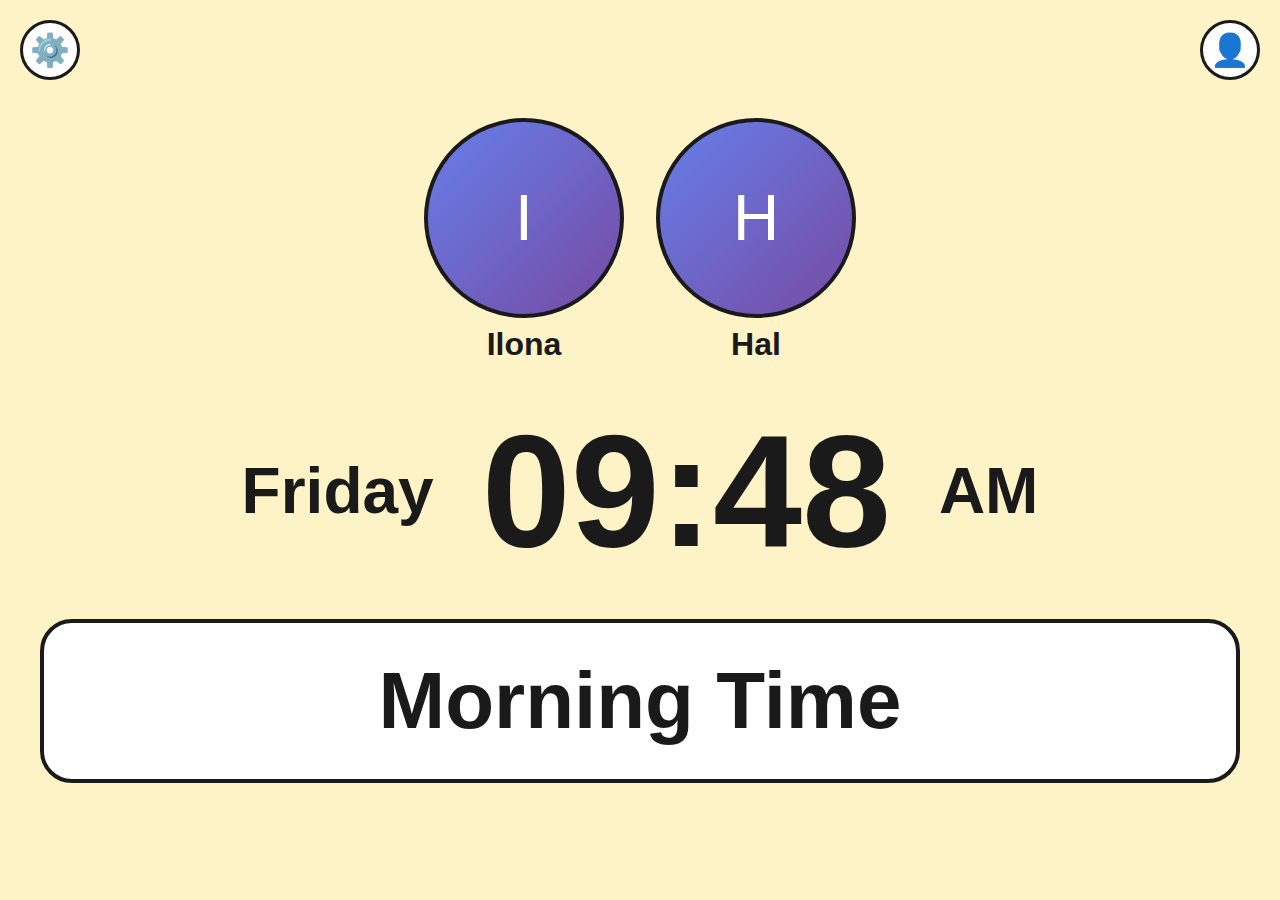
<file: index6.html>
<!DOCTYPE html>
<html lang="en">
<head>
    <meta charset="UTF-8">
    <meta name="viewport" content="width=device-width, initial-scale=1.0">
    <meta name="mobile-web-app-capable" content="yes">
    <meta name="apple-mobile-web-app-capable" content="yes">
    <meta name="apple-mobile-web-app-status-bar-style" content="black-translucent">
    <meta name="apple-mobile-web-app-title" content="Clock">
    <link rel="manifest" href="manifest.json">
    <title>Activity Clock</title>
    <style>
        * {
            margin: 0;
            padding: 0;
            box-sizing: border-box;
        }
        
        body {
            font-family: -apple-system, BlinkMacSystemFont, 'Segoe UI', Arial, sans-serif;
            display: flex;
            align-items: center;
            justify-content: center;
            min-height: 100vh;
            padding: 20px;
            transition: background-color 0.5s;
        }
        
        .container {
            width: 100%;
            max-width: 1200px;
            text-align: center;
        }
        
        /* Settings Button */
        .settings-btn {
            position: fixed;
            top: 20px;
            left: 20px;
            width: 60px;
            height: 60px;
            background: white;
            border: 3px solid #1a1a1a;
            border-radius: 50%;
            display: flex;
            align-items: center;
            justify-content: center;
            cursor: pointer;
            font-size: 2rem;
            z-index: 100;
            transition: all 0.3s;
        }
        
        .settings-btn:hover {
            background: #f3f4f6;
        }
        
        .settings-btn:active {
            transform: scale(0.95);
        }
        
        .bg-night .settings-btn {
            background: #475569;
            border-color: #94a3b8;
            color: white;
        }
        
        /* Caregiver Button */
        .caregiver-toggle {
            position: fixed;
            top: 20px;
            right: 20px;
            background: white;
            border: 3px solid #1a1a1a;
            border-radius: 50%;
            width: 60px;
            height: 60px;
            display: flex;
            align-items: center;
            justify-content: center;
            cursor: pointer;
            font-size: 2rem;
            transition: all 0.3s;
            z-index: 100;
        }
        
        .caregiver-toggle:hover {
            background: #f3f4f6;
        }
        
        .caregiver-toggle:active {
            transform: scale(0.95);
        }
        
        .bg-night .caregiver-toggle {
            background: #475569;
            border-color: #94a3b8;
            color: white;
        }
        
        /* Photos Section */
        .photos-section {
            display: flex;
            justify-content: center;
            align-items: flex-start;
            gap: 2rem;
            margin-bottom: 3rem;
        }
        
        .photo-card {
            display: flex;
            flex-direction: column;
            align-items: center;
            gap: 0.5rem;
        }
        
        .photo {
            width: 200px;
            height: 200px;
            border-radius: 50%;
            background: linear-gradient(135deg, #667eea 0%, #764ba2 100%);
            border: 4px solid #1a1a1a;
            display: flex;
            align-items: center;
            justify-content: center;
            font-size: 4rem;
            color: white;
            object-fit: cover;
        }
        
        .bg-night .photo {
            border-color: #94a3b8;
        }
        
        .photo-name {
            font-size: 2rem;
            font-weight: 600;
        }
        
        /* Time Display */
        .datetime-row {
            font-size: 4rem;
            font-weight: bold;
            margin-bottom: 3rem;
            display: flex;
            justify-content: center;
            align-items: center;
            gap: 3rem;
        }
        
        .time {
            font-size: 10rem;
            font-weight: bold;
            line-height: 1;
        }
        
        .activity {
            font-size: 5rem;
            font-weight: bold;
            padding: 2rem 3rem;
            border-radius: 2rem;
            background: white;
            border: 4px solid #1a1a1a;
        }
        
        /* Background colors */
        .bg-morning { background-color: #fef3c7; color: #1a1a1a; }
        .bg-afternoon { background-color: #dbeafe; color: #1a1a1a; }
        .bg-evening { background-color: #e9d5ff; color: #1a1a1a; }
        .bg-night { background-color: #334155; color: white; }
        
        .bg-night .activity {
            background-color: #475569;
            border-color: #94a3b8;
            color: white;
        }
        
        .bg-night .photo-name {
            color: #e2e8f0;
        }
        
        /* Settings Panel */
        .settings-panel {
            display: none;
            position: fixed;
            top: 0;
            left: 0;
            right: 0;
            bottom: 0;
            background: white;
            z-index: 1000;
            overflow-y: auto;
        }
        
        .settings-panel.active {
            display: flex;
            flex-direction: column;
        }
        
        .settings-header {
            background: #1a1a1a;
            color: white;
            padding: 1.5rem;
            font-size: 1.5rem;
            font-weight: bold;
            text-align: center;
        }
        
        .settings-tabs {
            display: flex;
            background: #f3f4f6;
            border-bottom: 2px solid #e5e7eb;
            overflow-x: auto;
        }
        
        .tab {
            flex: 1;
            padding: 1rem;
            background: #f3f4f6;
            border: none;
            cursor: pointer;
            font-size: 1rem;
            font-weight: 600;
            transition: all 0.3s;
            min-width: 120px;
        }
        
        .tab:hover {
            background: #e5e7eb;
        }
        
        .tab.active {
            background: white;
            border-bottom: 3px solid #1a1a1a;
        }
        
        .settings-content {
            flex: 1;
            padding: 2rem;
            overflow-y: auto;
        }
        
        .tab-panel {
            display: none;
        }
        
        .tab-panel.active {
            display: block;
        }
        
        .form-group {
            margin-bottom: 1.5rem;
        }
        
        .form-label {
            display: block;
            font-weight: 600;
            margin-bottom: 0.5rem;
            font-size: 1.1rem;
        }
        
        .form-input {
            width: 100%;
            padding: 0.75rem;
            font-size: 1rem;
            border: 2px solid #d1d5db;
            border-radius: 0.5rem;
            font-family: inherit;
        }
        
        .form-input:focus {
            outline: none;
            border-color: #1a1a1a;
        }
        
        .photo-upload-section {
            display: flex;
            flex-direction: column;
            align-items: center;
            gap: 1rem;
            padding: 1rem;
            border: 2px dashed #d1d5db;
            border-radius: 0.5rem;
        }
        
        .photo-preview {
            width: 150px;
            height: 150px;
            border-radius: 50%;
            background: #f3f4f6;
            display: flex;
            align-items: center;
            justify-content: center;
            font-size: 3rem;
            border: 3px solid #d1d5db;
            object-fit: cover;
        }
        
        .photo-buttons {
            display: flex;
            gap: 0.5rem;
            flex-wrap: wrap;
            justify-content: center;
        }
        
        .btn {
            padding: 0.75rem 1.5rem;
            font-size: 1rem;
            font-weight: 600;
            border: none;
            border-radius: 0.5rem;
            cursor: pointer;
            transition: all 0.3s;
        }
        
        .btn-primary {
            background: #1a1a1a;
            color: white;
        }
        
        .btn-primary:hover {
            background: #374151;
        }
        
        .btn-secondary {
            background: #e5e7eb;
            color: #1a1a1a;
        }
        
        .btn-secondary:hover {
            background: #d1d5db;
        }
        
        .btn-danger {
            background: #ef4444;
            color: white;
        }
        
        .btn-danger:hover {
            background: #dc2626;
        }
        
        .settings-actions {
            display: flex;
            gap: 1rem;
            padding: 1.5rem;
            background: #f9fafb;
            border-top: 2px solid #e5e7eb;
            justify-content: center;
        }
        
        .schedule-grid {
            display: grid;
            gap: 1rem;
        }
        
        .schedule-item {
            display: grid;
            grid-template-columns: 1fr 1fr 2fr;
            gap: 0.5rem;
            align-items: center;
        }
        
        .caregiver-list {
            display: flex;
            flex-direction: column;
            gap: 1rem;
        }
        
        .caregiver-item {
            display: flex;
            align-items: center;
            gap: 1rem;
            padding: 1rem;
            border: 2px solid #e5e7eb;
            border-radius: 0.5rem;
        }
        
        /* Responsive */
        @media (max-width: 768px) {
            .settings-btn, .caregiver-toggle {
                width: 50px;
                height: 50px;
                font-size: 1.5rem;
            }
            
            .photo {
                width: 150px;
                height: 150px;
                font-size: 3rem;
            }
            
            .photo-name { font-size: 1.5rem; }
            .datetime-row { 
                font-size: 2.5rem; 
                gap: 1.5rem;
                flex-wrap: wrap;
            }
            .time { font-size: 6rem; }
            .activity { font-size: 3.5rem; padding: 1.5rem 2rem; }
            
            .schedule-item {
                grid-template-columns: 1fr;
            }
        }
        
        .hidden {
            display: none;
        }
    </style>
</head>
<body>
    <!-- Settings Button -->
    <button class="settings-btn" id="settingsBtn" title="Settings">⚙️</button>
    
    <!-- Caregiver Toggle Button -->
    <button class="caregiver-toggle" id="caregiverToggle" title="Change caregiver">👤</button>

    <!-- Main Clock Display -->
    <div class="container" id="clockDisplay">
        <div class="photos-section">
            <div class="photo-card">
                <div class="photo" id="patientPhoto">I</div>
                <div class="photo-name" id="patientName">Ilona</div>
            </div>
            <div class="photo-card">
                <div class="photo" id="spousePhoto">H</div>
                <div class="photo-name" id="spouseName">Hal</div>
            </div>
            <div class="photo-card" id="caregiverCard" style="display: none;">
                <div class="photo" id="caregiverPhoto">C</div>
                <div class="photo-name" id="caregiverName">Caregiver</div>
            </div>
        </div>
        
        <div class="datetime-row">
            <span id="day"></span>
            <span class="time" id="time"></span>
            <span id="period"></span>
        </div>
        <div class="activity" id="activity"></div>
    </div>

    <!-- Settings Panel -->
    <div class="settings-panel" id="settingsPanel">
        <div class="settings-header">⚙️ Clock Settings</div>
        
        <div class="settings-tabs">
            <button class="tab active" data-tab="personal">Personal Info</button>
            <button class="tab" data-tab="schedule">Daily Schedule</button>
            <button class="tab" data-tab="caregivers">Caregivers</button>
            <button class="tab" data-tab="caregiverinfo">Caregiver Info</button>
            <button class="tab" data-tab="events">Special Events</button>
            <button class="tab" data-tab="popups">Pop-up Tasks</button>
            <button class="tab" data-tab="medications">Medications</button>
        </div>
        
        <div class="settings-content">
            <!-- Personal Info Tab -->
            <div class="tab-panel active" id="personal">
                <h2>Personal Information</h2>
                
                <div class="form-group">
                    <label class="form-label">Patient First Name</label>
                    <input type="text" class="form-input" id="firstName" value="Ilona">
                </div>
                
                <div class="form-group">
                    <label class="form-label">Patient Last Name</label>
                    <input type="text" class="form-input" id="lastName" value="Jones">
                </div>
                
                <div class="form-group">
                    <label class="form-label">Patient Photo</label>
                    <div class="photo-upload-section">
                        <div class="photo-preview" id="patientPhotoPreview">I</div>
                        <div class="photo-buttons">
                            <button class="btn btn-secondary">📷 Take Photo</button>
                            <button class="btn btn-secondary">📁 Choose Photo</button>
                            <button class="btn btn-secondary">🗑️ Remove</button>
                        </div>
                    </div>
                </div>
                
                <div class="form-group">
                    <label class="form-label">Primary Caregiver Name</label>
                    <input type="text" class="form-input" id="spouseName" value="Hal">
                </div>
                
                <div class="form-group">
                    <label class="form-label">Primary Caregiver Photo</label>
                    <div class="photo-upload-section">
                        <div class="photo-preview" id="spousePhotoPreview">H</div>
                        <div class="photo-buttons">
                            <button class="btn btn-secondary">📷 Take Photo</button>
                            <button class="btn btn-secondary">📁 Choose Photo</button>
                            <button class="btn btn-secondary">🗑️ Remove</button>
                        </div>
                    </div>
                </div>
            </div>
            
            <!-- Daily Schedule Tab -->
            <div class="tab-panel" id="schedule">
                <h2>Daily Activity Schedule</h2>
                <p style="margin-bottom: 1rem; color: #666;">Set the times for each daily activity.</p>
                
                <div class="schedule-grid">
                    <div class="schedule-item">
                        <label class="form-label">Start</label>
                        <label class="form-label">End</label>
                        <label class="form-label">Activity</label>
                    </div>
                    <div class="schedule-item">
                        <input type="time" class="form-input" value="06:00">
                        <input type="time" class="form-input" value="09:00">
                        <input type="text" class="form-input" value="Breakfast Time">
                    </div>
                    <div class="schedule-item">
                        <input type="time" class="form-input" value="09:00">
                        <input type="time" class="form-input" value="12:00">
                        <input type="text" class="form-input" value="Morning Time">
                    </div>
                    <div class="schedule-item">
                        <input type="time" class="form-input" value="12:00">
                        <input type="time" class="form-input" value="13:00">
                        <input type="text" class="form-input" value="Lunch Time">
                    </div>
                    <div class="schedule-item">
                        <input type="time" class="form-input" value="13:00">
                        <input type="time" class="form-input" value="17:00">
                        <input type="text" class="form-input" value="Afternoon Time">
                    </div>
                    <div class="schedule-item">
                        <input type="time" class="form-input" value="17:00">
                        <input type="time" class="form-input" value="19:00">
                        <input type="text" class="form-input" value="Dinner Time">
                    </div>
                    <div class="schedule-item">
                        <input type="time" class="form-input" value="19:00">
                        <input type="time" class="form-input" value="22:00">
                        <input type="text" class="form-input" value="Evening Time">
                    </div>
                    <div class="schedule-item">
                        <input type="time" class="form-input" value="22:00">
                        <input type="time" class="form-input" value="06:00">
                        <input type="text" class="form-input" value="Sleep Time">
                    </div>
                </div>
            </div>
            
            <!-- Caregivers Tab -->
            <div class="tab-panel" id="caregivers">
                <h2>Caregivers</h2>
                <p style="margin-bottom: 1rem; color: #666;">Add caregivers who help with care. Use the 👤 button on the clock to cycle through them.</p>
                
                <div class="caregiver-list">
                    <div class="caregiver-item">
                        <div class="photo-preview" style="width: 80px; height: 80px; font-size: 2rem;">H</div>
                        <div style="flex: 1;">
                            <input type="text" class="form-input" value="Hal" placeholder="Name">
                        </div>
                        <button class="btn btn-secondary">📷 Photo</button>
                        <button class="btn btn-danger">✕</button>
                    </div>
                </div>
                
                <button class="btn btn-primary" style="margin-top: 1rem;">+ Add Caregiver</button>
            </div>
            
            <!-- Caregiver Info Tab -->
            <div class="tab-panel" id="caregiverinfo">
                <h2>Caregiver Reference Information</h2>
                <p style="margin-bottom: 1.5rem; color: #666;">Emergency contacts, medical team, and important information for caregivers.</p>
                
                <h3 style="margin-top: 2rem; margin-bottom: 1rem; color: #1a1a1a;">Emergency Contacts</h3>
                <div class="form-group">
                    <label class="form-label">Primary Emergency Contact</label>
                    <input type="text" class="form-input" id="emergencyContact1Name" placeholder="Name">
                    <input type="tel" class="form-input" style="margin-top: 0.5rem;" id="emergencyContact1Phone" placeholder="Phone Number">
                </div>
                <div class="form-group">
                    <label class="form-label">Secondary Emergency Contact</label>
                    <input type="text" class="form-input" id="emergencyContact2Name" placeholder="Name">
                    <input type="tel" class="form-input" style="margin-top: 0.5rem;" id="emergencyContact2Phone" placeholder="Phone Number">
                </div>
                <div class="form-group">
                    <label class="form-label">Neighbor/Nearby Help</label>
                    <input type="text" class="form-input" id="neighborName" placeholder="Name">
                    <input type="tel" class="form-input" style="margin-top: 0.5rem;" id="neighborPhone" placeholder="Phone Number">
                </div>
                
                <h3 style="margin-top: 2rem; margin-bottom: 1rem; color: #1a1a1a;">Medical Team</h3>
                <div class="form-group">
                    <label class="form-label">Primary Physician</label>
                    <input type="text" class="form-input" id="primaryPhysicianName" placeholder="Dr. Name">
                    <input type="tel" class="form-input" style="margin-top: 0.5rem;" id="primaryPhysicianPhone" placeholder="Phone Number">
                    <input type="text" class="form-input" style="margin-top: 0.5rem;" id="primaryPhysicianSpecialty" placeholder="Specialty (e.g., Family Medicine)">
                </div>
                <div class="form-group">
                    <label class="form-label">Specialist 1</label>
                    <input type="text" class="form-input" id="specialist1Name" placeholder="Dr. Name">
                    <input type="tel" class="form-input" style="margin-top: 0.5rem;" id="specialist1Phone" placeholder="Phone Number">
                    <input type="text" class="form-input" style="margin-top: 0.5rem;" id="specialist1Specialty" placeholder="Specialty (e.g., Neurologist)">
                </div>
                <div class="form-group">
                    <label class="form-label">Specialist 2</label>
                    <input type="text" class="form-input" id="specialist2Name" placeholder="Dr. Name">
                    <input type="tel" class="form-input" style="margin-top: 0.5rem;" id="specialist2Phone" placeholder="Phone Number">
                    <input type="text" class="form-input" style="margin-top: 0.5rem;" id="specialist2Specialty" placeholder="Specialty">
                </div>
                <div class="form-group">
                    <label class="form-label">Pharmacy</label>
                    <input type="text" class="form-input" id="pharmacyName" placeholder="Pharmacy Name">
                    <input type="tel" class="form-input" style="margin-top: 0.5rem;" id="pharmacyPhone" placeholder="Phone Number">
                    <input type="text" class="form-input" style="margin-top: 0.5rem;" id="pharmacyAddress" placeholder="Address">
                </div>
                <div class="form-group">
                    <label class="form-label">Preferred Hospital</label>
                    <input type="text" class="form-input" id="hospitalName" placeholder="Hospital Name">
                </div>
                
                <h3 style="margin-top: 2rem; margin-bottom: 1rem; color: #1a1a1a;">Legal & Directives</h3>
                <div class="form-group">
                    <label class="form-label">Power of Attorney</label>
                    <input type="text" class="form-input" id="poaName" placeholder="Name">
                    <input type="text" class="form-input" style="margin-top: 0.5rem;" id="poaRelationship" placeholder="Relationship">
                    <input type="tel" class="form-input" style="margin-top: 0.5rem;" id="poaPhone" placeholder="Phone Number">
                </div>
                <div class="form-group">
                    <label class="form-label">Healthcare Proxy (if different from POA)</label>
                    <input type="text" class="form-input" id="healthcareProxyName" placeholder="Name">
                    <input type="tel" class="form-input" style="margin-top: 0.5rem;" id="healthcareProxyPhone" placeholder="Phone Number">
                </div>
                <div class="form-group">
                    <label class="form-label">DNR Status</label>
                    <select class="form-input" id="dnrStatus">
                        <option value="">Select...</option>
                        <option value="Yes">Yes - DNR on file</option>
                        <option value="No">No - Full resuscitation</option>
                        <option value="Partial">Partial directives</option>
                    </select>
                </div>
                <div class="form-group">
                    <label class="form-label">Location of Legal Documents</label>
                    <input type="text" class="form-input" id="legalDocsLocation" placeholder="e.g., Safe in bedroom closet">
                </div>
                
                <h3 style="margin-top: 2rem; margin-bottom: 1rem; color: #1a1a1a;">Medical Information</h3>
                <div class="form-group">
                    <label class="form-label">Known Allergies</label>
                    <textarea class="form-input" id="allergies" rows="3" placeholder="List any allergies (medications, foods, environmental)"></textarea>
                </div>
                <div class="form-group">
                    <label class="form-label">Current Diagnoses/Conditions</label>
                    <textarea class="form-input" id="conditions" rows="3" placeholder="List current medical conditions"></textarea>
                </div>
                <div class="form-group">
                    <label class="form-label">Blood Type (Optional)</label>
                    <select class="form-input" id="bloodType">
                        <option value="">Select...</option>
                        <option value="A+">A+</option>
                        <option value="A-">A-</option>
                        <option value="B+">B+</option>
                        <option value="B-">B-</option>
                        <option value="AB+">AB+</option>
                        <option value="AB-">AB-</option>
                        <option value="O+">O+</option>
                        <option value="O-">O-</option>
                    </select>
                </div>
                <div class="form-group">
                    <label class="form-label">Medical History Notes</label>
                    <textarea class="form-input" id="medicalHistory" rows="4" placeholder="Relevant medical history, surgeries, etc."></textarea>
                </div>
                
                <h3 style="margin-top: 2rem; margin-bottom: 1rem; color: #1a1a1a;">Daily Care Information</h3>
                <div class="form-group">
                    <label class="form-label">Dietary Restrictions/Preferences</label>
                    <textarea class="form-input" id="dietary" rows="3" placeholder="Food allergies, preferences, dislikes, texture issues, etc."></textarea>
                </div>
                <div class="form-group">
                    <label class="form-label">Mobility & Physical Care Notes</label>
                    <textarea class="form-input" id="mobilityNotes" rows="3" placeholder="Walking aids, fall risk, physical assistance needed, etc."></textarea>
                </div>
                <div class="form-group">
                    <label class="form-label">Communication Tips</label>
                    <textarea class="form-input" id="communicationTips" rows="3" placeholder="How to best communicate, what works/doesn't work"></textarea>
                </div>
                <div class="form-group">
                    <label class="form-label">Calming Strategies</label>
                    <textarea class="form-input" id="calmingStrategies" rows="3" placeholder="What helps when anxious or agitated"></textarea>
                </div>
                <div class="form-group">
                    <label class="form-label">Likes & Comfort Items</label>
                    <textarea class="form-input" id="likes" rows="3" placeholder="Favorite activities, music, foods, topics of conversation"></textarea>
                </div>
                <div class="form-group">
                    <label class="form-label">Important Routines</label>
                    <textarea class="form-input" id="routines" rows="3" placeholder="Must-follow routines, bedtime rituals, etc."></textarea>
                </div>
            </div>
            
            <!-- Special Events Tab -->
            <div class="tab-panel" id="events">
                <h2>Special Events & Holidays</h2>
                <p style="margin-bottom: 1rem; color: #666;">Coming in Phase 2</p>
            </div>
            
            <!-- Pop-up Tasks Tab -->
            <div class="tab-panel" id="popups">
                <h2>Pop-up Task Reminders</h2>
                <p style="margin-bottom: 1rem; color: #666;">Coming in Phase 4</p>
            </div>
            
            <!-- Medications Tab -->
            <div class="tab-panel" id="medications">
                <h2>Medication Schedule</h2>
                <p style="margin-bottom: 1rem; color: #666;">Coming in Phase 5</p>
            </div>
        </div>
        
        <div class="settings-actions">
            <button class="btn btn-secondary" id="exportBtn">💾 Export Settings</button>
            <button class="btn btn-secondary" id="importBtn">📂 Import Settings</button>
            <button class="btn btn-danger" id="resetBtn">🔄 Reset All</button>
            <button class="btn btn-secondary" id="cancelBtn">✕ Cancel</button>
            <button class="btn btn-primary" id="saveBtn">✓ Save</button>
        </div>
    </div>

    <script>
        // Default settings
        const DEFAULT_SETTINGS = {
            firstName: "Ilona",
            lastName: "Jones",
            spouseName: "Hal",
            caregivers: [{ name: "Hal", initial: "H" }],
            currentCaregiverIndex: 0,
            schedule: [
                { start: "06:00", end: "09:00", label: "Breakfast Time" },
                { start: "09:00", end: "12:00", label: "Morning Time" },
                { start: "12:00", end: "13:00", label: "Lunch Time" },
                { start: "13:00", end: "17:00", label: "Afternoon Time" },
                { start: "17:00", end: "19:00", label: "Dinner Time" },
                { start: "19:00", end: "22:00", label: "Evening Time" },
                { start: "22:00", end: "06:00", label: "Sleep Time" }
            ],
            caregiverInfo: {
                emergencyContacts: {
                    contact1: { name: "", phone: "" },
                    contact2: { name: "", phone: "" },
                    neighbor: { name: "", phone: "" }
                },
                medicalTeam: {
                    primaryPhysician: { name: "", phone: "", specialty: "" },
                    specialist1: { name: "", phone: "", specialty: "" },
                    specialist2: { name: "", phone: "", specialty: "" },
                    pharmacy: { name: "", phone: "", address: "" },
                    hospital: ""
                },
                legal: {
                    poa: { name: "", relationship: "", phone: "" },
                    healthcareProxy: { name: "", phone: "" },
                    dnrStatus: "",
                    legalDocsLocation: ""
                },
                medical: {
                    allergies: "",
                    conditions: "",
                    bloodType: "",
                    history: ""
                },
                dailyCare: {
                    dietary: "",
                    mobility: "",
                    communication: "",
                    calming: "",
                    likes: "",
                    routines: ""
                }
            }
        };
        
        // Load settings from localStorage or use defaults
        let settings = loadSettings();
        
        // localStorage functions
        function saveSettings() {
            try {
                localStorage.setItem('dementiaClockSettings', JSON.stringify(settings));
                return true;
            } catch (error) {
                console.error('Error saving settings:', error);
                alert('Error saving settings. Please try again.');
                return false;
            }
        }
        
        function loadSettings() {
            try {
                const saved = localStorage.getItem('dementiaClockSettings');
                if (saved) {
                    return JSON.parse(saved);
                }
            } catch (error) {
                console.error('Error loading settings:', error);
            }
            return JSON.parse(JSON.stringify(DEFAULT_SETTINGS)); // Return copy of defaults
        }
        
        function resetSettings() {
            settings = JSON.parse(JSON.stringify(DEFAULT_SETTINGS));
            saveSettings();
            loadSettingsIntoForm();
            updateClock();
            updateCaregiverDisplay();
        }
        
        // Load settings into form fields
        function loadSettingsIntoForm() {
            // Personal Info
            document.getElementById('firstName').value = settings.firstName;
            document.getElementById('lastName').value = settings.lastName;
            document.getElementById('spouseName').value = settings.spouseName;
            
            // Update photo previews in Personal Info tab
            document.getElementById('patientPhotoPreview').textContent = settings.firstName[0] || 'P';
            document.getElementById('spousePhotoPreview').textContent = settings.spouseName[0] || 'C';
            
            // Daily Schedule
            const scheduleInputs = document.querySelectorAll('#schedule .schedule-item');
            settings.schedule.forEach((item, index) => {
                const row = scheduleInputs[index + 1]; // +1 to skip header row
                if (row) {
                    const inputs = row.querySelectorAll('.form-input');
                    inputs[0].value = item.start;
                    inputs[1].value = item.end;
                    inputs[2].value = item.label;
                }
            });
            
            // Caregivers
            renderCaregiverList();
            
            // Caregiver Info - Emergency Contacts
            document.getElementById('emergencyContact1Name').value = settings.caregiverInfo.emergencyContacts.contact1.name || '';
            document.getElementById('emergencyContact1Phone').value = settings.caregiverInfo.emergencyContacts.contact1.phone || '';
            document.getElementById('emergencyContact2Name').value = settings.caregiverInfo.emergencyContacts.contact2.name || '';
            document.getElementById('emergencyContact2Phone').value = settings.caregiverInfo.emergencyContacts.contact2.phone || '';
            document.getElementById('neighborName').value = settings.caregiverInfo.emergencyContacts.neighbor.name || '';
            document.getElementById('neighborPhone').value = settings.caregiverInfo.emergencyContacts.neighbor.phone || '';
            
            // Caregiver Info - Medical Team
            document.getElementById('primaryPhysicianName').value = settings.caregiverInfo.medicalTeam.primaryPhysician.name || '';
            document.getElementById('primaryPhysicianPhone').value = settings.caregiverInfo.medicalTeam.primaryPhysician.phone || '';
            document.getElementById('primaryPhysicianSpecialty').value = settings.caregiverInfo.medicalTeam.primaryPhysician.specialty || '';
            document.getElementById('specialist1Name').value = settings.caregiverInfo.medicalTeam.specialist1.name || '';
            document.getElementById('specialist1Phone').value = settings.caregiverInfo.medicalTeam.specialist1.phone || '';
            document.getElementById('specialist1Specialty').value = settings.caregiverInfo.medicalTeam.specialist1.specialty || '';
            document.getElementById('specialist2Name').value = settings.caregiverInfo.medicalTeam.specialist2.name || '';
            document.getElementById('specialist2Phone').value = settings.caregiverInfo.medicalTeam.specialist2.phone || '';
            document.getElementById('specialist2Specialty').value = settings.caregiverInfo.medicalTeam.specialist2.specialty || '';
            document.getElementById('pharmacyName').value = settings.caregiverInfo.medicalTeam.pharmacy.name || '';
            document.getElementById('pharmacyPhone').value = settings.caregiverInfo.medicalTeam.pharmacy.phone || '';
            document.getElementById('pharmacyAddress').value = settings.caregiverInfo.medicalTeam.pharmacy.address || '';
            document.getElementById('hospitalName').value = settings.caregiverInfo.medicalTeam.hospital || '';
            
            // Caregiver Info - Legal
            document.getElementById('poaName').value = settings.caregiverInfo.legal.poa.name || '';
            document.getElementById('poaRelationship').value = settings.caregiverInfo.legal.poa.relationship || '';
            document.getElementById('poaPhone').value = settings.caregiverInfo.legal.poa.phone || '';
            document.getElementById('healthcareProxyName').value = settings.caregiverInfo.legal.healthcareProxy.name || '';
            document.getElementById('healthcareProxyPhone').value = settings.caregiverInfo.legal.healthcareProxy.phone || '';
            document.getElementById('dnrStatus').value = settings.caregiverInfo.legal.dnrStatus || '';
            document.getElementById('legalDocsLocation').value = settings.caregiverInfo.legal.legalDocsLocation || '';
            
            // Caregiver Info - Medical
            document.getElementById('allergies').value = settings.caregiverInfo.medical.allergies || '';
            document.getElementById('conditions').value = settings.caregiverInfo.medical.conditions || '';
            document.getElementById('bloodType').value = settings.caregiverInfo.medical.bloodType || '';
            document.getElementById('medicalHistory').value = settings.caregiverInfo.medical.history || '';
            
            // Caregiver Info - Daily Care
            document.getElementById('dietary').value = settings.caregiverInfo.dailyCare.dietary || '';
            document.getElementById('mobilityNotes').value = settings.caregiverInfo.dailyCare.mobility || '';
            document.getElementById('communicationTips').value = settings.caregiverInfo.dailyCare.communication || '';
            document.getElementById('calmingStrategies').value = settings.caregiverInfo.dailyCare.calming || '';
            document.getElementById('likes').value = settings.caregiverInfo.dailyCare.likes || '';
            document.getElementById('routines').value = settings.caregiverInfo.dailyCare.routines || '';
        }
        
        // Save form data to settings
        function saveFormToSettings() {
            // Personal Info
            settings.firstName = document.getElementById('firstName').value.trim();
            settings.lastName = document.getElementById('lastName').value.trim();
            settings.spouseName = document.getElementById('spouseName').value.trim();
            
            // Daily Schedule
            const scheduleInputs = document.querySelectorAll('#schedule .schedule-item');
            settings.schedule = [];
            scheduleInputs.forEach((row, index) => {
                if (index === 0) return; // Skip header row
                const inputs = row.querySelectorAll('.form-input');
                settings.schedule.push({
                    start: inputs[0].value,
                    end: inputs[1].value,
                    label: inputs[2].value.trim()
                });
            });
            
            // Caregiver Info - Emergency Contacts
            settings.caregiverInfo.emergencyContacts.contact1.name = document.getElementById('emergencyContact1Name').value.trim();
            settings.caregiverInfo.emergencyContacts.contact1.phone = document.getElementById('emergencyContact1Phone').value.trim();
            settings.caregiverInfo.emergencyContacts.contact2.name = document.getElementById('emergencyContact2Name').value.trim();
            settings.caregiverInfo.emergencyContacts.contact2.phone = document.getElementById('emergencyContact2Phone').value.trim();
            settings.caregiverInfo.emergencyContacts.neighbor.name = document.getElementById('neighborName').value.trim();
            settings.caregiverInfo.emergencyContacts.neighbor.phone = document.getElementById('neighborPhone').value.trim();
            
            // Caregiver Info - Medical Team
            settings.caregiverInfo.medicalTeam.primaryPhysician.name = document.getElementById('primaryPhysicianName').value.trim();
            settings.caregiverInfo.medicalTeam.primaryPhysician.phone = document.getElementById('primaryPhysicianPhone').value.trim();
            settings.caregiverInfo.medicalTeam.primaryPhysician.specialty = document.getElementById('primaryPhysicianSpecialty').value.trim();
            settings.caregiverInfo.medicalTeam.specialist1.name = document.getElementById('specialist1Name').value.trim();
            settings.caregiverInfo.medicalTeam.specialist1.phone = document.getElementById('specialist1Phone').value.trim();
            settings.caregiverInfo.medicalTeam.specialist1.specialty = document.getElementById('specialist1Specialty').value.trim();
            settings.caregiverInfo.medicalTeam.specialist2.name = document.getElementById('specialist2Name').value.trim();
            settings.caregiverInfo.medicalTeam.specialist2.phone = document.getElementById('specialist2Phone').value.trim();
            settings.caregiverInfo.medicalTeam.specialist2.specialty = document.getElementById('specialist2Specialty').value.trim();
            settings.caregiverInfo.medicalTeam.pharmacy.name = document.getElementById('pharmacyName').value.trim();
            settings.caregiverInfo.medicalTeam.pharmacy.phone = document.getElementById('pharmacyPhone').value.trim();
            settings.caregiverInfo.medicalTeam.pharmacy.address = document.getElementById('pharmacyAddress').value.trim();
            settings.caregiverInfo.medicalTeam.hospital = document.getElementById('hospitalName').value.trim();
            
            // Caregiver Info - Legal
            settings.caregiverInfo.legal.poa.name = document.getElementById('poaName').value.trim();
            settings.caregiverInfo.legal.poa.relationship = document.getElementById('poaRelationship').value.trim();
            settings.caregiverInfo.legal.poa.phone = document.getElementById('poaPhone').value.trim();
            settings.caregiverInfo.legal.healthcareProxy.name = document.getElementById('healthcareProxyName').value.trim();
            settings.caregiverInfo.legal.healthcareProxy.phone = document.getElementById('healthcareProxyPhone').value.trim();
            settings.caregiverInfo.legal.dnrStatus = document.getElementById('dnrStatus').value;
            settings.caregiverInfo.legal.legalDocsLocation = document.getElementById('legalDocsLocation').value.trim();
            
            // Caregiver Info - Medical
            settings.caregiverInfo.medical.allergies = document.getElementById('allergies').value.trim();
            settings.caregiverInfo.medical.conditions = document.getElementById('conditions').value.trim();
            settings.caregiverInfo.medical.bloodType = document.getElementById('bloodType').value;
            settings.caregiverInfo.medical.history = document.getElementById('medicalHistory').value.trim();
            
            // Caregiver Info - Daily Care
            settings.caregiverInfo.dailyCare.dietary = document.getElementById('dietary').value.trim();
            settings.caregiverInfo.dailyCare.mobility = document.getElementById('mobilityNotes').value.trim();
            settings.caregiverInfo.dailyCare.communication = document.getElementById('communicationTips').value.trim();
            settings.caregiverInfo.dailyCare.calming = document.getElementById('calmingStrategies').value.trim();
            settings.caregiverInfo.dailyCare.likes = document.getElementById('likes').value.trim();
            settings.caregiverInfo.dailyCare.routines = document.getElementById('routines').value.trim();
            
            return saveSettings();
        }
        
        // Render caregiver list in settings
        function renderCaregiverList() {
            const container = document.querySelector('.caregiver-list');
            container.innerHTML = '';
            
            settings.caregivers.forEach((caregiver, index) => {
                const item = document.createElement('div');
                item.className = 'caregiver-item';
                item.innerHTML = `
                    <div class="photo-preview" style="width: 80px; height: 80px; font-size: 2rem;">${caregiver.initial || caregiver.name[0]}</div>
                    <div style="flex: 1;">
                        <input type="text" class="form-input caregiver-name-input" data-index="${index}" value="${caregiver.name}" placeholder="Name">
                    </div>
                    <button class="btn btn-secondary">📷 Photo</button>
                    <button class="btn btn-danger remove-caregiver-btn" data-index="${index}">✕</button>
                `;
                container.appendChild(item);
            });
            
            // Add event listeners to remove buttons
            document.querySelectorAll('.remove-caregiver-btn').forEach(btn => {
                btn.addEventListener('click', (e) => {
                    const index = parseInt(e.target.dataset.index);
                    if (settings.caregivers.length > 1) {
                        settings.caregivers.splice(index, 1);
                        renderCaregiverList();
                    } else {
                        alert('You must have at least one caregiver.');
                    }
                });
            });
            
            // Add event listeners to name inputs
            document.querySelectorAll('.caregiver-name-input').forEach(input => {
                input.addEventListener('blur', (e) => {
                    const index = parseInt(e.target.dataset.index);
                    const name = e.target.value.trim();
                    if (name) {
                        settings.caregivers[index].name = name;
                        settings.caregivers[index].initial = name[0];
                        renderCaregiverList();
                    }
                });
            });
        }
        
        // Add caregiver
        document.querySelector('.caregiver-list').parentElement.querySelector('.btn-primary').addEventListener('click', () => {
            const newName = prompt('Enter caregiver name:');
            if (newName && newName.trim()) {
                settings.caregivers.push({
                    name: newName.trim(),
                    initial: newName.trim()[0]
                });
                renderCaregiverList();
            }
        });
        
        // Tab switching
        document.querySelectorAll('.tab').forEach(tab => {
            tab.addEventListener('click', () => {
                document.querySelectorAll('.tab').forEach(t => t.classList.remove('active'));
                document.querySelectorAll('.tab-panel').forEach(p => p.classList.remove('active'));
                tab.classList.add('active');
                document.getElementById(tab.dataset.tab).classList.add('active');
            });
        });
        
        // Settings panel controls
        document.getElementById('settingsBtn').addEventListener('click', () => {
            loadSettingsIntoForm();
            document.getElementById('settingsPanel').classList.add('active');
        });
        
        document.getElementById('cancelBtn').addEventListener('click', () => {
            if (confirm('Discard unsaved changes?')) {
                document.getElementById('settingsPanel').classList.remove('active');
            }
        });
        
        document.getElementById('saveBtn').addEventListener('click', () => {
            if (saveFormToSettings()) {
                alert('Settings saved successfully!');
                updateClock();
                updateCaregiverDisplay();
                document.getElementById('settingsPanel').classList.remove('active');
            }
        });
        
        document.getElementById('resetBtn').addEventListener('click', () => {
            if (confirm('Reset all settings to default? This cannot be undone.')) {
                resetSettings();
                alert('Settings reset to defaults.');
            }
        });
        
        document.getElementById('exportBtn').addEventListener('click', () => {
            try {
                const dataStr = JSON.stringify(settings, null, 2);
                const dataBlob = new Blob([dataStr], { type: 'application/json' });
                const url = URL.createObjectURL(dataBlob);
                const link = document.createElement('a');
                link.href = url;
                link.download = 'clock-settings.json';
                link.click();
                URL.revokeObjectURL(url);
            } catch (error) {
                console.error('Error exporting settings:', error);
                alert('Error exporting settings. Please try again.');
            }
        });
        
        document.getElementById('importBtn').addEventListener('click', () => {
            const input = document.createElement('input');
            input.type = 'file';
            input.accept = '.json';
            input.onchange = (e) => {
                const file = e.target.files[0];
                if (file) {
                    const reader = new FileReader();
                    reader.onload = (event) => {
                        try {
                            const imported = JSON.parse(event.target.result);
                            if (confirm('Import these settings? Current settings will be replaced.')) {
                                settings = imported;
                                saveSettings();
                                loadSettingsIntoForm();
                                updateClock();
                                updateCaregiverDisplay();
                                alert('Settings imported successfully!');
                            }
                        } catch (error) {
                            console.error('Error importing settings:', error);
                            alert('Error importing settings. Please check the file format.');
                        }
                    };
                    reader.readAsText(file);
                }
            };
            input.click();
        });
        
        // Caregiver cycling
        document.getElementById('caregiverToggle').addEventListener('click', () => {
            settings.currentCaregiverIndex = (settings.currentCaregiverIndex + 1) % settings.caregivers.length;
            saveSettings(); // Auto-save caregiver selection
            updateCaregiverDisplay();
        });
        
        function updateCaregiverDisplay() {
            const caregiver = settings.caregivers[settings.currentCaregiverIndex];
            const caregiverCard = document.getElementById('caregiverCard');
            
            if (caregiver.name === settings.spouseName) {
                caregiverCard.style.display = 'none';
            } else {
                caregiverCard.style.display = 'flex';
                document.getElementById('caregiverName').textContent = caregiver.name;
                document.getElementById('caregiverPhoto').textContent = caregiver.initial || caregiver.name[0];
            }
        }
        
        // Clock functions
        function timeToHour(timeStr) {
            const [hours, minutes] = timeStr.split(':').map(Number);
            return hours + minutes / 60;
        }
        
        function getActivity(hours) {
            const currentTime = hours;
            
            for (let i = 0; i < settings.schedule.length; i++) {
                const item = settings.schedule[i];
                const start = timeToHour(item.start);
                const end = timeToHour(item.end);
                
                // Handle overnight periods (e.g., 22:00 to 06:00)
                if (start > end) {
                    if (currentTime >= start || currentTime < end) {
                        return item.label;
                    }
                } else {
                    if (currentTime >= start && currentTime < end) {
                        return item.label;
                    }
                }
            }
            
            // Default to last item if nothing matches
            return settings.schedule[settings.schedule.length - 1].label;
        }
        
        function getBackgroundColor(hours) {
            if (hours >= 6 && hours < 12) return 'bg-morning';
            if (hours >= 12 && hours < 17) return 'bg-afternoon';
            if (hours >= 17 && hours < 22) return 'bg-evening';
            return 'bg-night';
        }
        
        function updateClock() {
            const now = new Date();
            const hours = now.getHours();
            const minutes = now.getMinutes();
            const isPM = hours >= 12;
            const displayHours = hours % 12 || 12;
            
            const days = ['Sunday', 'Monday', 'Tuesday', 'Wednesday', 'Thursday', 'Friday', 'Saturday'];
            const dayName = days[now.getDay()];
            
            const timeStr = String(displayHours).padStart(2, '0') + ':' + String(minutes).padStart(2, '0');
            const periodStr = isPM ? 'PM' : 'AM';
            
            const activity = getActivity(hours);
            const bgClass = getBackgroundColor(hours);
            
            document.getElementById('day').textContent = dayName;
            document.getElementById('time').textContent = timeStr;
            document.getElementById('period').textContent = periodStr;
            document.getElementById('activity').textContent = activity;
            document.body.className = bgClass;
            
            // Update display with current settings
            document.getElementById('patientName').textContent = settings.firstName;
            document.getElementById('patientPhoto').textContent = settings.firstName[0];
            document.getElementById('spouseName').textContent = settings.spouseName;
            document.getElementById('spousePhoto').textContent = settings.spouseName[0];
        }
        
        function updateClock() {
            const now = new Date();
            const hours = now.getHours();
            const minutes = now.getMinutes();
            const isPM = hours >= 12;
            const displayHours = hours % 12 || 12;
            
            const days = ['Sunday', 'Monday', 'Tuesday', 'Wednesday', 'Thursday', 'Friday', 'Saturday'];
            const dayName = days[now.getDay()];
            
            const timeStr = String(displayHours).padStart(2, '0') + ':' + String(minutes).padStart(2, '0');
            const periodStr = isPM ? 'PM' : 'AM';
            
            const currentHourDecimal = hours + minutes / 60;
            const activity = getActivity(currentHourDecimal);
            const bgClass = getBackgroundColor(hours);
            
            document.getElementById('day').textContent = dayName;
            document.getElementById('time').textContent = timeStr;
            document.getElementById('period').textContent = periodStr;
            document.getElementById('activity').textContent = activity;
            document.body.className = bgClass;
            
            // Update display with current settings
            document.getElementById('patientName').textContent = settings.firstName;
            document.getElementById('patientPhoto').textContent = settings.firstName[0] || 'P';
            document.getElementById('spouseName').textContent = settings.spouseName;
            document.getElementById('spousePhoto').textContent = settings.spouseName[0] || 'S';
        }
        
        // Initialize on load
        loadSettingsIntoForm();
        updateClock();
        setInterval(updateClock, 1000);
        updateCaregiverDisplay();
    </script>
</body>
</html>
</file>
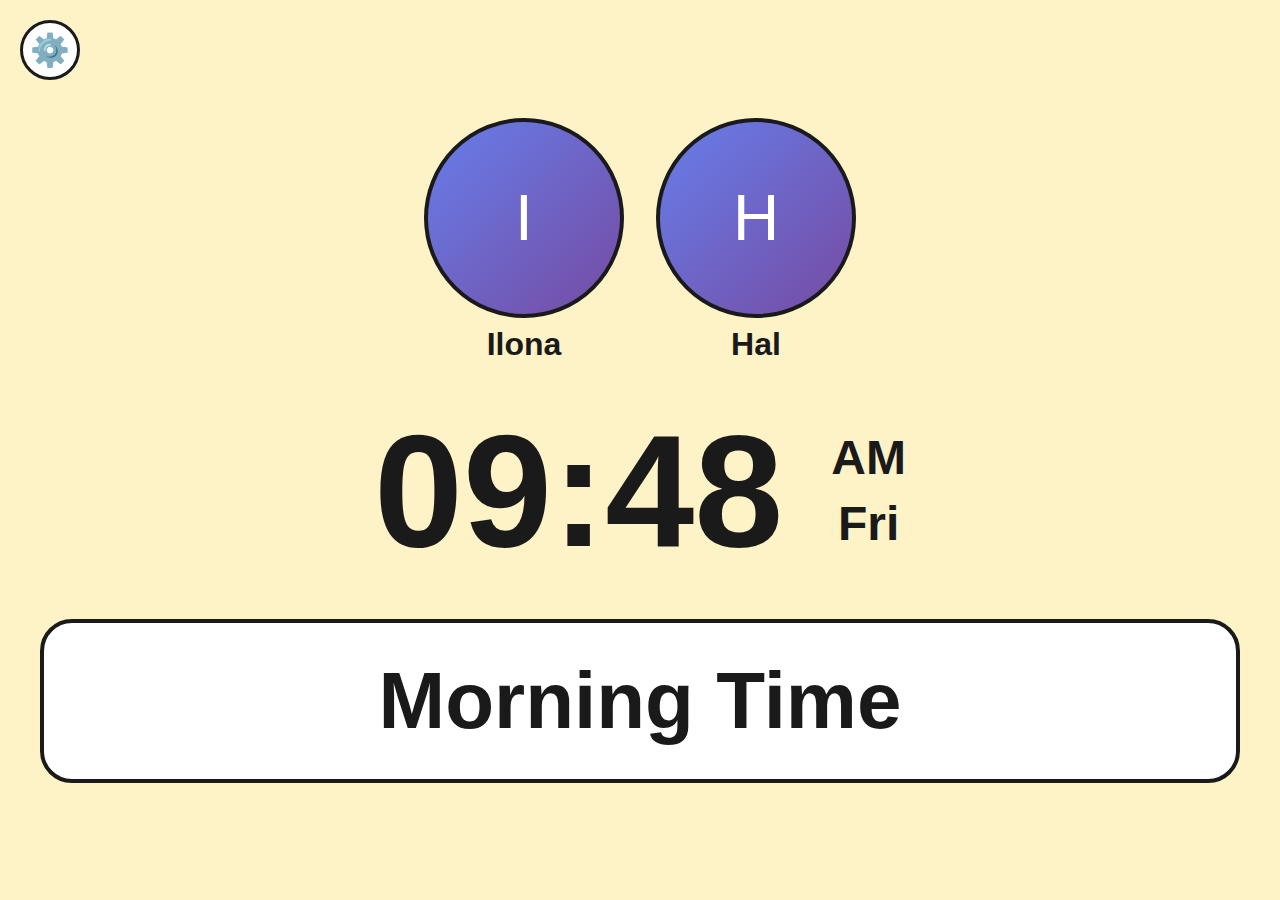
<file: indexlast.html>
<!DOCTYPE html>
<html lang="en">
<head>
    <meta charset="UTF-8">
    <meta name="viewport" content="width=device-width, initial-scale=1.0">
    <meta name="mobile-web-app-capable" content="yes">
    <meta name="apple-mobile-web-app-capable" content="yes">
    <meta name="apple-mobile-web-app-status-bar-style" content="black-translucent">
    <meta name="apple-mobile-web-app-title" content="Clock">
    <link rel="manifest" href="manifest.json">
    <title>Activity Clock</title>
    <style>
        * {
            margin: 0;
            padding: 0;
            box-sizing: border-box;
        }
        
        body {
            font-family: -apple-system, BlinkMacSystemFont, 'Segoe UI', Arial, sans-serif;
            display: flex;
            align-items: center;
            justify-content: center;
            min-height: 100vh;
            padding: 20px;
            transition: background-color 0.5s;
        }
        
        .container {
            width: 100%;
            max-width: 1200px;
            text-align: center;
        }
        
        .settings-btn {
            position: fixed;
            top: 20px;
            left: 20px;
            width: 60px;
            height: 60px;
            background: white;
            border: 3px solid #1a1a1a;
            border-radius: 50%;
            display: flex;
            align-items: center;
            justify-content: center;
            cursor: pointer;
            font-size: 2rem;
            z-index: 100;
            transition: all 0.3s;
        }
        
        .settings-btn:hover {
            background: #f3f4f6;
        }
        
        .settings-btn:active {
            transform: scale(0.95);
        }
        
        .bg-night .settings-btn {
            background: #475569;
            border-color: #94a3b8;
            color: white;
        }
        
        .caregiver-toggle {
            position: fixed;
            top: 20px;
            right: 20px;
            background: white;
            border: 3px solid #1a1a1a;
            border-radius: 50%;
            width: 60px;
            height: 60px;
            display: flex;
            align-items: center;
            justify-content: center;
            cursor: pointer;
            font-size: 2rem;
            transition: all 0.3s;
            z-index: 100;
        }
        
        .caregiver-toggle:hover {
            background: #f3f4f6;
        }
        
        .caregiver-toggle:active {
            transform: scale(0.95);
        }
        
        .bg-night .caregiver-toggle {
            background: #475569;
            border-color: #94a3b8;
            color: white;
        }
        
        .photos-section {
            display: flex;
            justify-content: center;
            align-items: flex-start;
            gap: 2rem;
            margin-bottom: 3rem;
        }
        
        .photo-card {
            display: flex;
            flex-direction: column;
            align-items: center;
            gap: 0.5rem;
        }
        
        .photo {
            width: 200px;
            height: 200px;
            border-radius: 50%;
            background: linear-gradient(135deg, #667eea 0%, #764ba2 100%);
            border: 4px solid #1a1a1a;
            display: flex;
            align-items: center;
            justify-content: center;
            font-size: 4rem;
            color: white;
            object-fit: cover;
        }
        
        .bg-night .photo {
            border-color: #94a3b8;
        }
        
        .photo-name {
            font-size: 2rem;
            font-weight: 600;
        }
        
        .datetime-row {
            font-size: 4rem;
            font-weight: bold;
            margin-bottom: 3rem;
            display: flex;
            justify-content: center;
            align-items: center;
            gap: 3rem;
        }
        
        .time {
            font-size: 10rem;
            font-weight: bold;
            line-height: 1;
        }
        
        .period-day-stack {
            display: flex;
            flex-direction: column;
            align-items: center;
            font-size: 3rem;
            font-weight: bold;
            line-height: 1.2;
            gap: 0.5rem;
        }
        
        .activity {
            font-size: 5rem;
            font-weight: bold;
            padding: 2rem 3rem;
            border-radius: 2rem;
            background: white;
            border: 4px solid #1a1a1a;
        }
        
        .bg-morning { background-color: #fef3c7; color: #1a1a1a; }
        .bg-afternoon { background-color: #dbeafe; color: #1a1a1a; }
        .bg-evening { background-color: #e9d5ff; color: #1a1a1a; }
        .bg-night { background-color: #334155; color: white; }
        
        .bg-night .activity {
            background-color: #475569;
            border-color: #94a3b8;
            color: white;
        }
        
        .bg-night .photo-name {
            color: #e2e8f0;
        }
        
        .settings-panel {
            display: none;
            position: fixed;
            top: 0;
            left: 0;
            right: 0;
            bottom: 0;
            background: white;
            z-index: 1000;
            overflow-y: auto;
        }
        
        .settings-panel.active {
            display: flex;
            flex-direction: column;
        }
        
        .settings-header {
            background: #1a1a1a;
            color: white;
            padding: 1.5rem;
            font-size: 1.5rem;
            font-weight: bold;
            text-align: center;
        }
        
        .settings-tabs {
            display: flex;
            background: #f3f4f6;
            border-bottom: 2px solid #e5e7eb;
            overflow-x: auto;
        }
        
        .tab {
            flex: 1;
            padding: 1rem;
            background: #f3f4f6;
            border: none;
            cursor: pointer;
            font-size: 1rem;
            font-weight: 600;
            transition: all 0.3s;
            min-width: 120px;
        }
        
        .tab:hover {
            background: #e5e7eb;
        }
        
        .tab.active {
            background: white;
            border-bottom: 3px solid #1a1a1a;
        }
        
        .settings-content {
            flex: 1;
            padding: 2rem;
            overflow-y: auto;
        }
        
        .tab-panel {
            display: none;
        }
        
        .tab-panel.active {
            display: block;
        }
        
        .form-group {
            margin-bottom: 1.5rem;
        }
        
        .form-label {
            display: block;
            font-weight: 600;
            margin-bottom: 0.5rem;
            font-size: 1.1rem;
        }
        
        .form-input {
            width: 100%;
            padding: 0.75rem;
            font-size: 1rem;
            border: 2px solid #d1d5db;
            border-radius: 0.5rem;
            font-family: inherit;
        }
        
        .form-input:focus {
            outline: none;
            border-color: #1a1a1a;
        }
        
        .photo-upload-section {
            display: flex;
            flex-direction: column;
            align-items: center;
            gap: 1rem;
            padding: 1rem;
            border: 2px dashed #d1d5db;
            border-radius: 0.5rem;
        }
        
        .photo-preview {
            width: 150px;
            height: 150px;
            border-radius: 50%;
            background: #f3f4f6;
            display: flex;
            align-items: center;
            justify-content: center;
            font-size: 3rem;
            border: 3px solid #d1d5db;
            object-fit: cover;
        }
        
        .photo-buttons {
            display: flex;
            gap: 0.5rem;
            flex-wrap: wrap;
            justify-content: center;
        }
        
        .btn {
            padding: 0.75rem 1.5rem;
            font-size: 1rem;
            font-weight: 600;
            border: none;
            border-radius: 0.5rem;
            cursor: pointer;
            transition: all 0.3s;
        }
        
        .btn-primary {
            background: #1a1a1a;
            color: white;
        }
        
        .btn-primary:hover {
            background: #374151;
        }
        
        .btn-secondary {
            background: #e5e7eb;
            color: #1a1a1a;
        }
        
        .btn-secondary:hover {
            background: #d1d5db;
        }
        
        .btn-danger {
            background: #ef4444;
            color: white;
        }
        
        .btn-danger:hover {
            background: #dc2626;
        }
        
        .settings-actions {
            display: flex;
            gap: 1rem;
            padding: 1.5rem;
            background: #f9fafb;
            border-top: 2px solid #e5e7eb;
            justify-content: center;
            flex-wrap: wrap;
        }
        
        .schedule-grid {
            display: grid;
            gap: 1rem;
        }
        
        .schedule-item {
            display: grid;
            grid-template-columns: 1fr 1fr 2fr;
            gap: 0.5rem;
            align-items: center;
        }
        
        .caregiver-list {
            display: flex;
            flex-direction: column;
            gap: 1rem;
        }
        
        .caregiver-item {
            display: flex;
            align-items: center;
            gap: 1rem;
            padding: 1rem;
            border: 2px solid #e5e7eb;
            border-radius: 0.5rem;
        }
        
        @media (max-width: 768px) {
            .settings-btn, .caregiver-toggle {
                width: 50px;
                height: 50px;
                font-size: 1.5rem;
                top: 10px;
            }
            
            .settings-btn {
                left: 10px;
            }
            
            .caregiver-toggle {
                right: 10px;
            }
            
            .photo {
                width: 150px;
                height: 150px;
                font-size: 3rem;
            }
            
            .photo-name { font-size: 1.5rem; }
            .datetime-row { 
                gap: 1.5rem;
            }
            .time { font-size: 6rem; }
            .period-day-stack { font-size: 2rem; }
            .activity { font-size: 3.5rem; padding: 1.5rem 2rem; }
            
            .schedule-item {
                grid-template-columns: 1fr;
            }
        }
        
        .hidden {
            display: none;
        }
    </style>
</head>
<body>
    <button class="settings-btn" id="settingsBtn" title="Settings">⚙️</button>
    <button class="caregiver-toggle" id="caregiverToggle" title="Change caregiver">👤</button>

    <div class="container" id="clockDisplay">
        <div class="photos-section">
            <div class="photo-card">
                <div class="photo" id="patientPhoto">I</div>
                <div class="photo-name" id="patientName">Ilona</div>
            </div>
            <div class="photo-card">
                <div class="photo" id="spousePhoto">H</div>
                <div class="photo-name" id="spouseName">Hal</div>
            </div>
            <div class="photo-card" id="caregiverCard" style="display: none;">
                <div class="photo" id="caregiverPhoto">C</div>
                <div class="photo-name" id="caregiverName">Caregiver</div>
            </div>
        </div>
        
        <div class="datetime-row">
            <span class="time" id="time"></span>
            <div class="period-day-stack">
                <span id="period"></span>
                <span id="day"></span>
            </div>
        </div>
        <div class="activity" id="activity"></div>
    </div>

    <div class="settings-panel" id="settingsPanel">
        <div class="settings-header">⚙️ Clock Settings</div>
        
        <div class="settings-tabs">
            <button class="tab active" data-tab="personal">Personal Info</button>
            <button class="tab" data-tab="schedule">Daily Schedule</button>
            <button class="tab" data-tab="caregivers">Caregivers</button>
            <button class="tab" data-tab="caregiverinfo">Caregiver Info</button>
            <button class="tab" data-tab="events">Special Events</button>
            <button class="tab" data-tab="popups">Pop-up Tasks</button>
            <button class="tab" data-tab="medications">Medications</button>
        </div>
        
        <div class="settings-content">
            <div class="tab-panel active" id="personal">
                <h2>Personal Information</h2>
                
                <div class="form-group">
                    <label class="form-label">Patient First Name</label>
                    <input type="text" class="form-input" id="firstName" placeholder="Legal first name">
                </div>
                
                <div class="form-group">
                    <label class="form-label">Patient Last Name</label>
                    <input type="text" class="form-input" id="lastName" placeholder="Legal last name">
                </div>
                
                <div class="form-group">
                    <label class="form-label">Display Name (shown on clock)</label>
                    <input type="text" class="form-input" id="displayName" placeholder="Nickname or preferred name">
                </div>
                
                <div class="form-group">
                    <label class="form-label">Patient Photo</label>
                    <div class="photo-upload-section">
                        <div class="photo-preview" id="patientPhotoPreview">P</div>
                        <div class="photo-buttons">
                            <button class="btn btn-secondary">📷 Take Photo</button>
                            <button class="btn btn-secondary">📁 Choose Photo</button>
                            <button class="btn btn-secondary">🗑️ Remove</button>
                        </div>
                    </div>
                </div>
                
                <div class="form-group">
                    <label class="form-label">Primary Caregiver Full Name</label>
                    <input type="text" class="form-input" id="primaryCaregiverName" placeholder="Legal full name">
                </div>
                
                <div class="form-group">
                    <label class="form-label">Display Name (shown on clock)</label>
                    <input type="text" class="form-input" id="primaryCaregiverDisplayName" placeholder="Nickname or preferred name">
                </div>
                
                <div class="form-group">
                    <label class="form-label">Primary Caregiver Relationship</label>
                    <input type="text" class="form-input" id="primaryCaregiverRelationship" placeholder="e.g., Spouse, Daughter, Son, Partner">
                </div>
                
                <div class="form-group">
                    <label class="form-label">Primary Caregiver Phone</label>
                    <input type="tel" class="form-input" id="primaryCaregiverPhone" placeholder="Phone number">
                </div>
                
                <div class="form-group">
                    <label class="form-label">Primary Caregiver Photo</label>
                    <div class="photo-upload-section">
                        <div class="photo-preview" id="primaryCaregiverPhotoPreview">C</div>
                        <div class="photo-buttons">
                            <button class="btn btn-secondary">📷 Take Photo</button>
                            <button class="btn btn-secondary">📁 Choose Photo</button>
                            <button class="btn btn-secondary">🗑️ Remove</button>
                        </div>
                    </div>
                </div>
            </div>
            
            <div class="tab-panel" id="schedule">
                <h2>Daily Activity Schedule</h2>
                <p style="margin-bottom: 1rem; color: #666;">Set the times for each daily activity.</p>
                
                <div class="schedule-grid">
                    <div class="schedule-item">
                        <label class="form-label">Start</label>
                        <label class="form-label">End</label>
                        <label class="form-label">Activity</label>
                    </div>
                    <div class="schedule-item">
                        <input type="time" class="form-input" value="06:00">
                        <input type="time" class="form-input" value="09:00">
                        <input type="text" class="form-input" value="Breakfast Time">
                    </div>
                    <div class="schedule-item">
                        <input type="time" class="form-input" value="09:00">
                        <input type="time" class="form-input" value="12:00">
                        <input type="text" class="form-input" value="Morning Time">
                    </div>
                    <div class="schedule-item">
                        <input type="time" class="form-input" value="12:00">
                        <input type="time" class="form-input" value="13:00">
                        <input type="text" class="form-input" value="Lunch Time">
                    </div>
                    <div class="schedule-item">
                        <input type="time" class="form-input" value="13:00">
                        <input type="time" class="form-input" value="17:00">
                        <input type="text" class="form-input" value="Afternoon Time">
                    </div>
                    <div class="schedule-item">
                        <input type="time" class="form-input" value="17:00">
                        <input type="time" class="form-input" value="19:00">
                        <input type="text" class="form-input" value="Dinner Time">
                    </div>
                    <div class="schedule-item">
                        <input type="time" class="form-input" value="19:00">
                        <input type="time" class="form-input" value="22:00">
                        <input type="text" class="form-input" value="Evening Time">
                    </div>
                    <div class="schedule-item">
                        <input type="time" class="form-input" value="22:00">
                        <input type="time" class="form-input" value="06:00">
                        <input type="text" class="form-input" value="Sleep Time">
                    </div>
                </div>
            </div>
            
            <div class="tab-panel" id="caregivers">
                <h2>Additional Caregivers</h2>
                <p style="margin-bottom: 1rem; color: #666;">Add other people who help with care. Use the 👤 button on the clock to display who is currently helping.</p>
                
                <div class="caregiver-list"></div>
                
                <button class="btn btn-primary" id="addCaregiverBtn" style="margin-top: 1rem;">+ Add Caregiver</button>
                
                <div style="margin-top: 2rem; padding: 1rem; background: #f9fafb; border-radius: 0.5rem; color: #666;">
                    <strong>Note:</strong> Display names are what appear on the clock. Full names are for records and emergency contacts.
                </div>
            </div>
            
            <div class="tab-panel" id="caregiverinfo">
                <h2>Caregiver Reference Information</h2>
                <p style="margin-bottom: 1.5rem; color: #666;">Emergency contacts, medical team, and important information for caregivers.</p>
                
                <h3 style="margin-top: 2rem; margin-bottom: 1rem; color: #1a1a1a;">Emergency Contacts</h3>
                <div class="form-group">
                    <label class="form-label">Primary Emergency Contact</label>
                    <input type="text" class="form-input" id="emergencyContact1Name" placeholder="Name">
                    <input type="tel" class="form-input" style="margin-top: 0.5rem;" id="emergencyContact1Phone" placeholder="Phone Number">
                </div>
                <div class="form-group">
                    <label class="form-label">Secondary Emergency Contact</label>
                    <input type="text" class="form-input" id="emergencyContact2Name" placeholder="Name">
                    <input type="tel" class="form-input" style="margin-top: 0.5rem;" id="emergencyContact2Phone" placeholder="Phone Number">
                </div>
                
                <h3 style="margin-top: 2rem; margin-bottom: 1rem; color: #1a1a1a;">Medical Team</h3>
                <div class="form-group">
                    <label class="form-label">Primary Physician</label>
                    <input type="text" class="form-input" id="primaryPhysicianName" placeholder="Dr. Name">
                    <input type="tel" class="form-input" style="margin-top: 0.5rem;" id="primaryPhysicianPhone" placeholder="Phone Number">
                </div>
                
                <h3 style="margin-top: 2rem; margin-bottom: 1rem; color: #1a1a1a;">Legal & Directives</h3>
                <div class="form-group">
                    <label class="form-label">Power of Attorney</label>
                    <input type="text" class="form-input" id="poaName" placeholder="Name">
                    <input type="tel" class="form-input" style="margin-top: 0.5rem;" id="poaPhone" placeholder="Phone Number">
                </div>
                <div class="form-group">
                    <label class="form-label">DNR Status</label>
                    <select class="form-input" id="dnrStatus">
                        <option value="">Select...</option>
                        <option value="Yes">Yes - DNR on file</option>
                        <option value="No">No - Full resuscitation</option>
                    </select>
                </div>
                
                <h3 style="margin-top: 2rem; margin-bottom: 1rem; color: #1a1a1a;">Medical Information</h3>
                <div class="form-group">
                    <label class="form-label">Known Allergies</label>
                    <textarea class="form-input" id="allergies" rows="3" placeholder="List any allergies"></textarea>
                </div>
                <div class="form-group">
                    <label class="form-label">Current Diagnoses/Conditions</label>
                    <textarea class="form-input" id="conditions" rows="3" placeholder="List current medical conditions"></textarea>
                </div>
            </div>
            
            <div class="tab-panel" id="events">
                <h2>Special Events & Holidays</h2>
                <p style="margin-bottom: 1rem; color: #666;">Coming in Phase 3</p>
            </div>
            
            <div class="tab-panel" id="popups">
                <h2>Pop-up Task Reminders</h2>
                <p style="margin-bottom: 1rem; color: #666;">Coming in Phase 4</p>
            </div>
            
            <div class="tab-panel" id="medications">
                <h2>Medication Schedule</h2>
                <p style="margin-bottom: 1rem; color: #666;">Coming in Phase 5</p>
            </div>
        </div>
        
        <div class="settings-actions">
            <button class="btn btn-secondary" id="exportBtn">💾 Export</button>
            <button class="btn btn-secondary" id="importBtn">📂 Import</button>
            <button class="btn btn-danger" id="resetBtn">🔄 Reset</button>
            <button class="btn btn-secondary" id="cancelBtn">✕ Cancel</button>
            <button class="btn btn-primary" id="saveBtn">✓ Save</button>
        </div>
    </div>

    <script>
        const DEFAULT_SETTINGS = {
            firstName: "Ilona",
            lastName: "Jones",
            displayName: "Ilona",
            primaryCaregiver: {
                name: "Hal",
                displayName: "Hal",
                relationship: "Husband",
                phone: ""
            },
            additionalCaregivers: [],
            currentCaregiverIndex: -1,
            schedule: [
                { start: "06:00", end: "09:00", label: "Breakfast Time" },
                { start: "09:00", end: "12:00", label: "Morning Time" },
                { start: "12:00", end: "13:00", label: "Lunch Time" },
                { start: "13:00", end: "17:00", label: "Afternoon Time" },
                { start: "17:00", end: "19:00", label: "Dinner Time" },
                { start: "19:00", end: "22:00", label: "Evening Time" },
                { start: "22:00", end: "06:00", label: "Sleep Time" }
            ],
            caregiverInfo: {
                emergencyContacts: {
                    contact1: { name: "", phone: "" },
                    contact2: { name: "", phone: "" }
                },
                medicalTeam: {
                    primaryPhysician: { name: "", phone: "" }
                },
                legal: {
                    poa: { name: "", phone: "" },
                    dnrStatus: ""
                },
                medical: {
                    allergies: "",
                    conditions: ""
                }
            }
        };
        
        let settings = loadSettings();
        
        function saveSettings() {
            try {
                localStorage.setItem('dementiaClockSettings', JSON.stringify(settings));
                return true;
            } catch (error) {
                console.error('Error saving:', error);
                alert('Error saving settings.');
                return false;
            }
        }
        
        function loadSettings() {
            try {
                const saved = localStorage.getItem('dementiaClockSettings');
                if (saved) {
                    const loaded = JSON.parse(saved);
                    if (!loaded.caregiverInfo) {
                        loaded.caregiverInfo = JSON.parse(JSON.stringify(DEFAULT_SETTINGS.caregiverInfo));
                    }
                    if (!loaded.displayName) {
                        loaded.displayName = loaded.firstName || "Patient";
                    }
                    if (!loaded.primaryCaregiver) {
                        loaded.primaryCaregiver = {
                            name: loaded.spouseName || "Caregiver",
                            displayName: loaded.spouseName || "Caregiver",
                            relationship: "Primary Caregiver",
                            phone: ""
                        };
                    }
                    if (!loaded.primaryCaregiver.displayName) {
                        loaded.primaryCaregiver.displayName = loaded.primaryCaregiver.name;
                    }
                    if (!loaded.primaryCaregiver.phone) {
                        loaded.primaryCaregiver.phone = "";
                    }
                    if (!loaded.additionalCaregivers) {
                        loaded.additionalCaregivers = [];
                        loaded.currentCaregiverIndex = -1;
                    }
                    loaded.additionalCaregivers.forEach(cg => {
                        if (!cg.phone) cg.phone = "";
                        if (!cg.displayName) cg.displayName = cg.name;
                    });
                    return loaded;
                }
            } catch (error) {
                console.error('Error loading:', error);
            }
            return JSON.parse(JSON.stringify(DEFAULT_SETTINGS));
        }
        
        function resetSettings() {
            settings = JSON.parse(JSON.stringify(DEFAULT_SETTINGS));
            saveSettings();
            loadSettingsIntoForm();
            updateClock();
            updateCaregiverDisplay();
        }
        
        function loadSettingsIntoForm() {
            document.getElementById('firstName').value = settings.firstName;
            document.getElementById('lastName').value = settings.lastName;
            document.getElementById('displayName').value = settings.displayName;
            document.getElementById('primaryCaregiverName').value = settings.primaryCaregiver.name;
            document.getElementById('primaryCaregiverDisplayName').value = settings.primaryCaregiver.displayName;
            document.getElementById('primaryCaregiverRelationship').value = settings.primaryCaregiver.relationship;
            document.getElementById('primaryCaregiverPhone').value = settings.primaryCaregiver.phone;
            
            document.getElementById('patientPhotoPreview').textContent = settings.displayName[0] || 'P';
            document.getElementById('primaryCaregiverPhotoPreview').textContent = settings.primaryCaregiver.displayName[0] || 'C';
            
            const scheduleInputs = document.querySelectorAll('#schedule .schedule-item');
            settings.schedule.forEach((item, index) => {
                const row = scheduleInputs[index + 1];
                if (row) {
                    const inputs = row.querySelectorAll('.form-input');
                    inputs[0].value = item.start;
                    inputs[1].value = item.end;
                    inputs[2].value = item.label;
                }
            });
            
            renderCaregiverList();
            
            document.getElementById('emergencyContact1Name').value = settings.caregiverInfo.emergencyContacts.contact1.name || '';
            document.getElementById('emergencyContact1Phone').value = settings.caregiverInfo.emergencyContacts.contact1.phone || '';
            document.getElementById('emergencyContact2Name').value = settings.caregiverInfo.emergencyContacts.contact2.name || '';
            document.getElementById('emergencyContact2Phone').value = settings.caregiverInfo.emergencyContacts.contact2.phone || '';
            document.getElementById('primaryPhysicianName').value = settings.caregiverInfo.medicalTeam.primaryPhysician.name || '';
            document.getElementById('primaryPhysicianPhone').value = settings.caregiverInfo.medicalTeam.primaryPhysician.phone || '';
            document.getElementById('poaName').value = settings.caregiverInfo.legal.poa.name || '';
            document.getElementById('poaPhone').value = settings.caregiverInfo.legal.poa.phone || '';
            document.getElementById('dnrStatus').value = settings.caregiverInfo.legal.dnrStatus || '';
            document.getElementById('allergies').value = settings.caregiverInfo.medical.allergies || '';
            document.getElementById('conditions').value = settings.caregiverInfo.medical.conditions || '';
        }
        
        function saveFormToSettings() {
            settings.firstName = document.getElementById('firstName').value.trim();
            settings.lastName = document.getElementById('lastName').value.trim();
            settings.displayName = document.getElementById('displayName').value.trim() || settings.firstName;
            settings.primaryCaregiver.name = document.getElementById('primaryCaregiverName').value.trim();
            settings.primaryCaregiver.displayName = document.getElementById('primaryCaregiverDisplayName').value.trim() || settings.primaryCaregiver.name;
            settings.primaryCaregiver.relationship = document.getElementById('primaryCaregiverRelationship').value.trim();
            settings.primaryCaregiver.phone = document.getElementById('primaryCaregiverPhone').value.trim();
            
            const scheduleInputs = document.querySelectorAll('#schedule .schedule-item');
            settings.schedule = [];
            scheduleInputs.forEach((row, index) => {
                if (index === 0) return;
                const inputs = row.querySelectorAll('.form-input');
                settings.schedule.push({
                    start: inputs[0].value,
                    end: inputs[1].value,
                    label: inputs[2].value.trim()
                });
            });
            
            settings.caregiverInfo.emergencyContacts.contact1.name = document.getElementById('emergencyContact1Name').value.trim();
            settings.caregiverInfo.emergencyContacts.contact1.phone = document.getElementById('emergencyContact1Phone').value.trim();
            settings.caregiverInfo.emergencyContacts.contact2.name = document.getElementById('emergencyContact2Name').value.trim();
            settings.caregiverInfo.emergencyContacts.contact2.phone = document.getElementById('emergencyContact2Phone').value.trim();
            settings.caregiverInfo.medicalTeam.primaryPhysician.name = document.getElementById('primaryPhysicianName').value.trim();
            settings.caregiverInfo.medicalTeam.primaryPhysician.phone = document.getElementById('primaryPhysicianPhone').value.trim();
            settings.caregiverInfo.legal.poa.name = document.getElementById('poaName').value.trim();
            settings.caregiverInfo.legal.poa.phone = document.getElementById('poaPhone').value.trim();
            settings.caregiverInfo.legal.dnrStatus = document.getElementById('dnrStatus').value;
            settings.caregiverInfo.medical.allergies = document.getElementById('allergies').value.trim();
            settings.caregiverInfo.medical.conditions = document.getElementById('conditions').value.trim();
            
            return saveSettings();
        }
        
        function renderCaregiverList() {
            const container = document.querySelector('.caregiver-list');
            container.innerHTML = '';
            
            if (settings.additionalCaregivers.length === 0) {
                container.innerHTML = '<p style="color: #666; padding: 1rem;">No additional caregivers added yet.</p>';
                return;
            }
            
            settings.additionalCaregivers.forEach((caregiver, index) => {
                const item = document.createElement('div');
                item.className = 'caregiver-item';
                item.innerHTML = `
                    <div class="photo-preview" style="width: 80px; height: 80px; font-size: 2rem;">${(caregiver.displayName || caregiver.name)[0]}</div>
                    <div style="flex: 1;">
                        <input type="text" class="form-input caregiver-name-input" data-index="${index}" value="${caregiver.name}" placeholder="Full Name" style="margin-bottom: 0.5rem;">
                        <input type="text" class="form-input caregiver-displayname-input" data-index="${index}" value="${caregiver.displayName || ''}" placeholder="Display Name" style="margin-bottom: 0.5rem;">
                        <input type="text" class="form-input caregiver-relationship-input" data-index="${index}" value="${caregiver.relationship || ''}" placeholder="Relationship" style="margin-bottom: 0.5rem;">
                        <input type="tel" class="form-input caregiver-phone-input" data-index="${index}" value="${caregiver.phone || ''}" placeholder="Phone">
                    </div>
                    <button class="btn btn-danger remove-caregiver-btn" data-index="${index}">✕</button>
                `;
                container.appendChild(item);
            });
            
            document.querySelectorAll('.remove-caregiver-btn').forEach(btn => {
                btn.addEventListener('click', (e) => {
                    const index = parseInt(e.target.dataset.index);
                    settings.additionalCaregivers.splice(index, 1);
                    if (settings.currentCaregiverIndex >= settings.additionalCaregivers.length) {
                        settings.currentCaregiverIndex = -1;
                    }
                    renderCaregiverList();
                    updateCaregiverDisplay();
                });
            });
            
            document.querySelectorAll('.caregiver-name-input').forEach(input => {
                input.addEventListener('blur', (e) => {
                    const index = parseInt(e.target.dataset.index);
                    const name = e.target.value.trim();
                    if (name) {
                        settings.additionalCaregivers[index].name = name;
                    }
                });
            });
            
            document.querySelectorAll('.caregiver-displayname-input').forEach(input => {
                input.addEventListener('blur', (e) => {
                    const index = parseInt(e.target.dataset.index);
                    settings.additionalCaregivers[index].displayName = e.target.value.trim() || settings.additionalCaregivers[index].name;
                    renderCaregiverList();
                });
            });
            
            document.querySelectorAll('.caregiver-relationship-input').forEach(input => {
                input.addEventListener('blur', (e) => {
                    const index = parseInt(e.target.dataset.index);
                    settings.additionalCaregivers[index].relationship = e.target.value.trim();
                });
            });
            
            document.querySelectorAll('.caregiver-phone-input').forEach(input => {
                input.addEventListener('blur', (e) => {
                    const index = parseInt(e.target.dataset.index);
                    settings.additionalCaregivers[index].phone = e.target.value.trim();
                });
            });
        }
        
        document.querySelectorAll('.tab').forEach(tab => {
            tab.addEventListener('click', () => {
                document.querySelectorAll('.tab').forEach(t => t.classList.remove('active'));
                document.querySelectorAll('.tab-panel').forEach(p => p.classList.remove('active'));
                tab.classList.add('active');
                document.getElementById(tab.dataset.tab).classList.add('active');
            });
        });
        
        document.getElementById('settingsBtn').addEventListener('click', () => {
            loadSettingsIntoForm();
            document.getElementById('settingsPanel').classList.add('active');
        });
        
        document.getElementById('cancelBtn').addEventListener('click', () => {
            if (confirm('Discard unsaved changes?')) {
                document.getElementById('settingsPanel').classList.remove('active');
            }
        });
        
        document.getElementById('saveBtn').addEventListener('click', () => {
            if (saveFormToSettings()) {
                alert('Settings saved!');
                updateClock();
                updateCaregiverDisplay();
                document.getElementById('settingsPanel').classList.remove('active');
            }
        });
        
        document.getElementById('resetBtn').addEventListener('click', () => {
            if (confirm('Reset all settings?')) {
                resetSettings();
                alert('Settings reset.');
            }
        });
        
        document.getElementById('exportBtn').addEventListener('click', () => {
            try {
                const dataStr = JSON.stringify(settings, null, 2);
                const blob = new Blob([dataStr], { type: 'application/json' });
                const url = URL.createObjectURL(blob);
                const link = document.createElement('a');
                link.href = url;
                link.download = 'clock-settings.json';
                link.click();
                URL.revokeObjectURL(url);
            } catch (error) {
                alert('Error exporting.');
            }
        });
        
        document.getElementById('importBtn').addEventListener('click', () => {
            const input = document.createElement('input');
            input.type = 'file';
            input.accept = '.json';
            input.onchange = (e) => {
                const file = e.target.files[0];
                if (file) {
                    const reader = new FileReader();
                    reader.onload = (event) => {
                        try {
                            const imported = JSON.parse(event.target.result);
                            if (confirm('Import settings?')) {
                                settings = imported;
                                saveSettings();
                                loadSettingsIntoForm();
                                updateClock();
                                updateCaregiverDisplay();
                                alert('Imported!');
                            }
                        } catch (error) {
                            alert('Error importing.');
                        }
                    };
                    reader.readAsText(file);
                }
            };
            input.click();
        });
        
        document.getElementById('addCaregiverBtn').addEventListener('click', () => {
            const newName = prompt('Enter full name:');
            if (newName && newName.trim()) {
                const displayName = prompt('Display name (or leave blank):');
                const relationship = prompt('Relationship:');
                const phone = prompt('Phone:');
                settings.additionalCaregivers.push({
                    name: newName.trim(),
                    displayName: displayName ? displayName.trim() : newName.trim(),
                    relationship: relationship ? relationship.trim() : '',
                    phone: phone ? phone.trim() : ''
                });
                renderCaregiverList();
            }
        });
        
        document.getElementById('caregiverToggle').addEventListener('click', () => {
            if (settings.additionalCaregivers.length === 0) {
                return;
            }
            settings.currentCaregiverIndex++;
            if (settings.currentCaregiverIndex >= settings.additionalCaregivers.length) {
                settings.currentCaregiverIndex = -1;
            }
            saveSettings();
            updateCaregiverDisplay();
        });
        
        function updateCaregiverDisplay() {
            const caregiverCard = document.getElementById('caregiverCard');
            const toggleBtn = document.getElementById('caregiverToggle');
            
            if (settings.additionalCaregivers.length === 0) {
                toggleBtn.style.display = 'none';
                caregiverCard.style.display = 'none';
                return;
            } else {
                toggleBtn.style.display = 'flex';
            }
            
            if (settings.currentCaregiverIndex >= 0 && settings.currentCaregiverIndex < settings.additionalCaregivers.length) {
                const caregiver = settings.additionalCaregivers[settings.currentCaregiverIndex];
                caregiverCard.style.display = 'flex';
                document.getElementById('caregiverName').textContent = caregiver.displayName || caregiver.name;
                document.getElementById('caregiverPhoto').textContent = (caregiver.displayName || caregiver.name)[0];
            } else {
                caregiverCard.style.display = 'none';
            }
        }
        
        function timeToHour(timeStr) {
            const [hours, minutes] = timeStr.split(':').map(Number);
            return hours + minutes / 60;
        }
        
        function getActivity(hours) {
            const currentTime = hours;
            for (let i = 0; i < settings.schedule.length; i++) {
                const item = settings.schedule[i];
                const start = timeToHour(item.start);
                const end = timeToHour(item.end);
                if (start > end) {
                    if (currentTime >= start || currentTime < end) {
                        return item.label;
                    }
                } else {
                    if (currentTime >= start && currentTime < end) {
                        return item.label;
                    }
                }
            }
            return settings.schedule[settings.schedule.length - 1].label;
        }
        
        function getBackgroundColor(hours) {
            if (hours >= 6 && hours < 12) return 'bg-morning';
            if (hours >= 12 && hours < 17) return 'bg-afternoon';
            if (hours >= 17 && hours < 22) return 'bg-evening';
            return 'bg-night';
        }
        
        function updateClock() {
            const now = new Date();
            const hours = now.getHours();
            const minutes = now.getMinutes();
            const isPM = hours >= 12;
            const displayHours = hours % 12 || 12;
            
            const dayAbbrev = ['Sun', 'Mon', 'Tue', 'Wed', 'Thu', 'Fri', 'Sat'];
            const dayName = dayAbbrev[now.getDay()];
            
            const timeStr = String(displayHours).padStart(2, '0') + ':' + String(minutes).padStart(2, '0');
            const periodStr = isPM ? 'PM' : 'AM';
            
            const currentHourDecimal = hours + minutes / 60;
            const activity = getActivity(currentHourDecimal);
            const bgClass = getBackgroundColor(hours);
            
            document.getElementById('day').textContent = dayName;
            document.getElementById('time').textContent = timeStr;
            document.getElementById('period').textContent = periodStr;
            document.getElementById('activity').textContent = activity;
            document.body.className = bgClass;
            
            document.getElementById('patientName').textContent = settings.displayName;
            document.getElementById('patientPhoto').textContent = settings.displayName[0] || 'P';
            document.getElementById('spouseName').textContent = settings.primaryCaregiver.displayName;
            document.getElementById('spousePhoto').textContent = settings.primaryCaregiver.displayName[0] || 'C';
        }
        
        loadSettingsIntoForm();
        updateClock();
        setInterval(updateClock, 1000);
        updateCaregiverDisplay();
    </script>
</body>
</html>
</file>
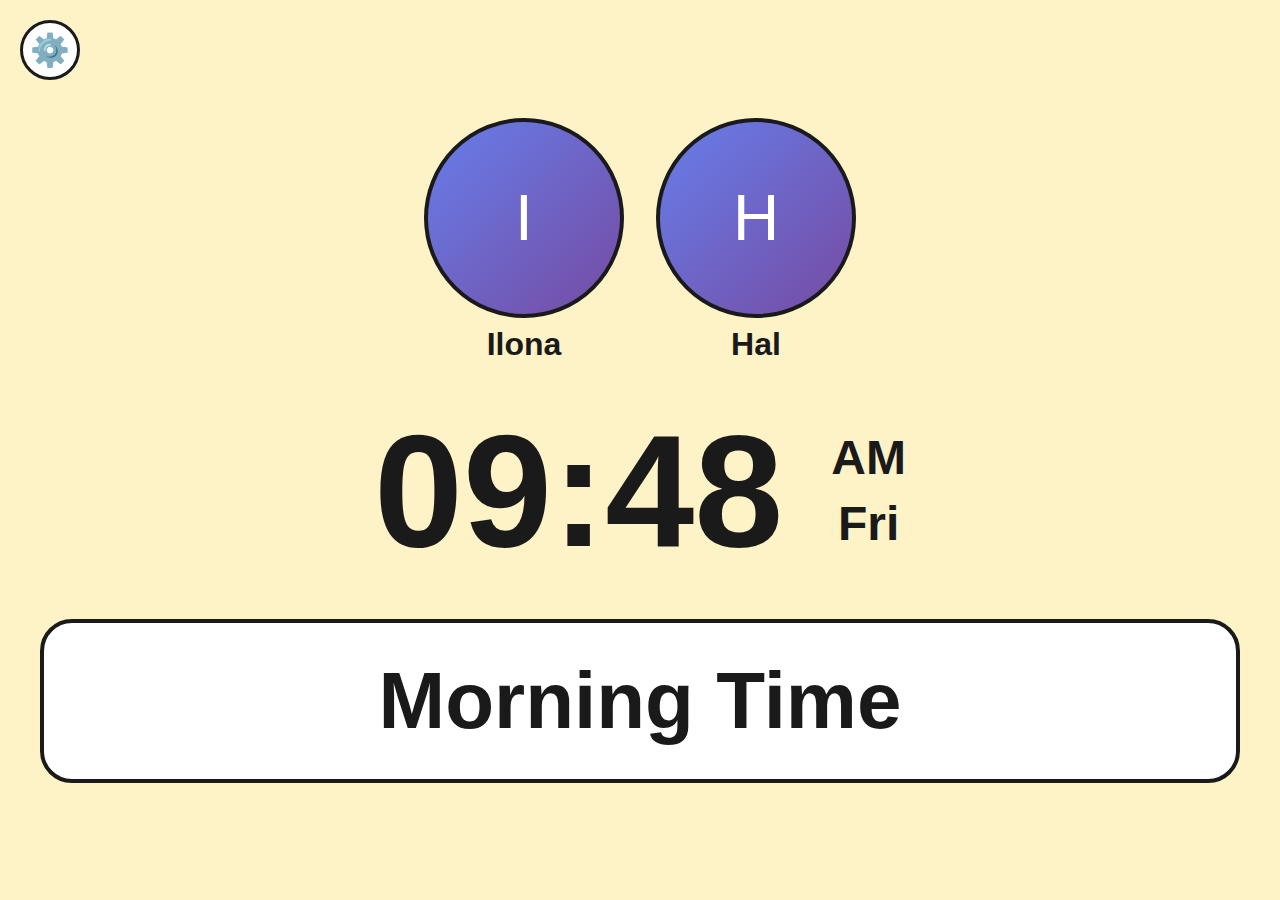
<file: indexold.html>
<!DOCTYPE html>
<html lang="en">
<head>
    <meta charset="UTF-8">
    <meta name="viewport" content="width=device-width, initial-scale=1.0">
    <meta name="mobile-web-app-capable" content="yes">
    <meta name="apple-mobile-web-app-capable" content="yes">
    <meta name="apple-mobile-web-app-status-bar-style" content="black-translucent">
    <meta name="apple-mobile-web-app-title" content="Clock">
    <link rel="manifest" href="manifest.json">
    <title>Activity Clock</title>
    <style>
        * {
            margin: 0;
            padding: 0;
            box-sizing: border-box;
        }
        
        body {
            font-family: -apple-system, BlinkMacSystemFont, 'Segoe UI', Arial, sans-serif;
            display: flex;
            align-items: center;
            justify-content: center;
            min-height: 100vh;
            padding: 20px;
            transition: background-color 0.5s;
        }
        
        .container {
            width: 100%;
            max-width: 1200px;
            text-align: center;
        }
        
        .settings-btn {
            position: fixed;
            top: 20px;
            left: 20px;
            width: 60px;
            height: 60px;
            background: white;
            border: 3px solid #1a1a1a;
            border-radius: 50%;
            display: flex;
            align-items: center;
            justify-content: center;
            cursor: pointer;
            font-size: 2rem;
            z-index: 100;
            transition: all 0.3s;
        }
        
        .settings-btn:hover {
            background: #f3f4f6;
        }
        
        .settings-btn:active {
            transform: scale(0.95);
        }
        
        .bg-night .settings-btn {
            background: #475569;
            border-color: #94a3b8;
            color: white;
        }
        
        .caregiver-toggle {
            position: fixed;
            top: 20px;
            right: 20px;
            background: white;
            border: 3px solid #1a1a1a;
            border-radius: 50%;
            width: 60px;
            height: 60px;
            display: flex;
            align-items: center;
            justify-content: center;
            cursor: pointer;
            font-size: 2rem;
            transition: all 0.3s;
            z-index: 100;
        }
        
        .caregiver-toggle:hover {
            background: #f3f4f6;
        }
        
        .caregiver-toggle:active {
            transform: scale(0.95);
        }
        
        .bg-night .caregiver-toggle {
            background: #475569;
            border-color: #94a3b8;
            color: white;
        }
        
        /* Force button visibility - override any display:none */
        .caregiver-toggle:not([style*="display: none"]) {
            display: flex !important;
        }
        
        .photos-section {
            display: flex;
            justify-content: center;
            align-items: flex-start;
            gap: 2rem;
            margin-bottom: 3rem;
        }
        
        .photo-card {
            display: flex;
            flex-direction: column;
            align-items: center;
            gap: 0.5rem;
        }
        
        .photo {
            width: 200px;
            height: 200px;
            border-radius: 50%;
            background: linear-gradient(135deg, #667eea 0%, #764ba2 100%);
            border: 4px solid #1a1a1a;
            display: flex;
            align-items: center;
            justify-content: center;
            font-size: 4rem;
            color: white;
            object-fit: cover;
        }
        
        .photo img {
            width: 100%;
            height: 100%;
            border-radius: 50%;
            object-fit: cover;
        }
        
        .bg-night .photo {
            border-color: #94a3b8;
        }
        
        .photo-name {
            font-size: 2rem;
            font-weight: 600;
        }
        
        .datetime-row {
            font-size: 4rem;
            font-weight: bold;
            margin-bottom: 3rem;
            display: flex;
            justify-content: center;
            align-items: center;
            gap: 3rem;
        }
        
        .time {
            font-size: 10rem;
            font-weight: bold;
            line-height: 1;
        }
        
        .period-day-stack {
            display: flex;
            flex-direction: column;
            align-items: center;
            font-size: 3rem;
            font-weight: bold;
            line-height: 1.2;
            gap: 0.5rem;
        }
        
        .activity {
            font-size: 5rem;
            font-weight: bold;
            padding: 2rem 3rem;
            border-radius: 2rem;
            background: white;
            border: 4px solid #1a1a1a;
        }
        
        .bg-morning { background-color: #fef3c7; color: #1a1a1a; }
        .bg-afternoon { background-color: #dbeafe; color: #1a1a1a; }
        .bg-evening { background-color: #e9d5ff; color: #1a1a1a; }
        .bg-night { background-color: #334155; color: white; }
        
        .bg-night .activity {
            background-color: #475569;
            border-color: #94a3b8;
            color: white;
        }
        
        .bg-night .photo-name {
            color: #e2e8f0;
        }
        
        .settings-panel {
            display: none;
            position: fixed;
            top: 0;
            left: 0;
            right: 0;
            bottom: 0;
            background: white;
            z-index: 1000;
            overflow-y: auto;
        }
        
        .settings-panel.active {
            display: flex;
            flex-direction: column;
        }
        
        .settings-header {
            background: #1a1a1a;
            color: white;
            padding: 1.5rem;
            font-size: 1.5rem;
            font-weight: bold;
            text-align: center;
        }
        
        .settings-tabs {
            display: flex;
            background: #f3f4f6;
            border-bottom: 2px solid #e5e7eb;
            overflow-x: auto;
        }
        
        .tab {
            flex: 1;
            padding: 1rem;
            background: #f3f4f6;
            border: none;
            cursor: pointer;
            font-size: 1rem;
            font-weight: 600;
            transition: all 0.3s;
            min-width: 120px;
        }
        
        .tab:hover {
            background: #e5e7eb;
        }
        
        .tab.active {
            background: white;
            border-bottom: 3px solid #1a1a1a;
        }
        
        .settings-content {
            flex: 1;
            padding: 2rem;
            overflow-y: auto;
        }
        
        .tab-panel {
            display: none;
        }
        
        .tab-panel.active {
            display: block;
        }
        
        .form-group {
            margin-bottom: 1.5rem;
        }
        
        .form-label {
            display: block;
            font-weight: 600;
            margin-bottom: 0.5rem;
            font-size: 1.1rem;
        }
        
        .form-input {
            width: 100%;
            padding: 0.75rem;
            font-size: 1rem;
            border: 2px solid #d1d5db;
            border-radius: 0.5rem;
            font-family: inherit;
        }
        
        .form-input:focus {
            outline: none;
            border-color: #1a1a1a;
        }
        
        .photo-upload-section {
            display: flex;
            flex-direction: column;
            align-items: center;
            gap: 1rem;
            padding: 1rem;
            border: 2px dashed #d1d5db;
            border-radius: 0.5rem;
        }
        
        .photo-preview {
            width: 150px;
            height: 150px;
            border-radius: 50%;
            background: #f3f4f6;
            display: flex;
            align-items: center;
            justify-content: center;
            font-size: 3rem;
            border: 3px solid #d1d5db;
            object-fit: cover;
        }
        
        .photo-buttons {
            display: flex;
            gap: 0.5rem;
            flex-wrap: wrap;
            justify-content: center;
        }
        
        .btn {
            padding: 0.75rem 1.5rem;
            font-size: 1rem;
            font-weight: 600;
            border: none;
            border-radius: 0.5rem;
            cursor: pointer;
            transition: all 0.3s;
        }
        
        .btn-primary {
            background: #1a1a1a;
            color: white;
        }
        
        .btn-primary:hover {
            background: #374151;
        }
        
        .btn-secondary {
            background: #e5e7eb;
            color: #1a1a1a;
        }
        
        .btn-secondary:hover {
            background: #d1d5db;
        }
        
        .btn-danger {
            background: #ef4444;
            color: white;
        }
        
        .btn-danger:hover {
            background: #dc2626;
        }
        
        .settings-actions {
            display: flex;
            gap: 1rem;
            padding: 1.5rem;
            background: #f9fafb;
            border-top: 2px solid #e5e7eb;
            justify-content: center;
            flex-wrap: wrap;
        }
        
        .schedule-grid {
            display: grid;
            gap: 1rem;
        }
        
        .schedule-item {
            display: grid;
            grid-template-columns: 1fr 1fr 2fr;
            gap: 0.5rem;
            align-items: center;
        }
        
        .caregiver-list {
            display: flex;
            flex-direction: column;
            gap: 1rem;
        }
        
        .caregiver-item {
            display: flex;
            align-items: center;
            gap: 1rem;
            padding: 1rem;
            border: 2px solid #e5e7eb;
            border-radius: 0.5rem;
        }
        
        @media (max-width: 768px) {
            .settings-btn, .caregiver-toggle {
                width: 50px;
                height: 50px;
                font-size: 1.5rem;
                top: 10px;
            }
            
            .settings-btn {
                left: 10px;
            }
            
            .caregiver-toggle {
                right: 10px;
            }
            
            .photo {
                width: 150px;
                height: 150px;
                font-size: 3rem;
            }
            
            .photo-name { font-size: 1.5rem; }
            .datetime-row { 
                gap: 1.5rem;
            }
            .time { font-size: 6rem; }
            .period-day-stack { font-size: 2rem; }
            .activity { font-size: 3.5rem; padding: 1.5rem 2rem; }
            
            .schedule-item {
                grid-template-columns: 1fr;
            }
        }
        
        .hidden {
            display: none;
        }
    </style>
</head>
<body>
    <button class="settings-btn" id="settingsBtn" title="Settings">⚙️</button>
    <button class="caregiver-toggle" id="caregiverToggle" title="Change caregiver">👤</button>

    <div class="container" id="clockDisplay">
        <div class="photos-section">
            <div class="photo-card">
                <div class="photo" id="patientPhoto">I</div>
                <div class="photo-name" id="patientName">Ilona</div>
            </div>
            <div class="photo-card">
                <div class="photo" id="spousePhoto">H</div>
                <div class="photo-name" id="spouseName">Hal</div>
            </div>
            <div class="photo-card" id="caregiverCard" style="display: none;">
                <div class="photo" id="caregiverPhoto">C</div>
                <div class="photo-name" id="caregiverName">Caregiver</div>
            </div>
        </div>
        
        <div class="datetime-row">
            <span class="time" id="time"></span>
            <div class="period-day-stack">
                <span id="period"></span>
                <span id="day"></span>
            </div>
        </div>
        <div class="activity" id="activity"></div>
    </div>

    <div class="settings-panel" id="settingsPanel">
        <div class="settings-header">⚙️ Clock Settings</div>
        
        <div class="settings-tabs">
            <button class="tab active" data-tab="personal">Personal Info</button>
            <button class="tab" data-tab="schedule">Daily Schedule</button>
            <button class="tab" data-tab="caregivers">Caregivers</button>
            <button class="tab" data-tab="caregiverinfo">Caregiver Info</button>
            <button class="tab" data-tab="events">Special Events</button>
            <button class="tab" data-tab="popups">Pop-up Tasks</button>
            <button class="tab" data-tab="medications">Medications</button>
            <button class="tab" data-tab="help">Help</button>
        </div>
        
        <div class="settings-content">
            <div class="tab-panel active" id="personal">
                <h2>Personal Information</h2>
                
                <div class="form-group">
                    <label class="form-label">Patient First Name</label>
                    <input type="text" class="form-input" id="firstName" placeholder="Legal first name">
                </div>
                
                <div class="form-group">
                    <label class="form-label">Patient Last Name</label>
                    <input type="text" class="form-input" id="lastName" placeholder="Legal last name">
                </div>
                
                <div class="form-group">
                    <label class="form-label">Display Name (shown on clock)</label>
                    <input type="text" class="form-input" id="displayName" placeholder="Nickname or preferred name">
                </div>
                
                <div class="form-group">
                    <label class="form-label">Patient Photo</label>
                    <div class="photo-upload-section">
                        <div class="photo-preview" id="patientPhotoPreview">P</div>
                        <img id="patientPhotoImg" class="photo-preview" style="display:none;" alt="Patient">
                        <input type="file" id="patientPhotoInput" accept="image/*" style="display:none;">
                        <div class="photo-buttons">
                            <button class="btn btn-secondary" id="patientPhotoChoose">📁 Choose Photo</button>
                            <button class="btn btn-secondary" id="patientPhotoRemove">🗑️ Remove</button>
                        </div>
                    </div>
                </div>
                
                <div class="form-group">
                    <label class="form-label">Primary Caregiver Full Name</label>
                    <input type="text" class="form-input" id="primaryCaregiverName" placeholder="Legal full name">
                </div>
                
                <div class="form-group">
                    <label class="form-label">Display Name (shown on clock)</label>
                    <input type="text" class="form-input" id="primaryCaregiverDisplayName" placeholder="Nickname or preferred name">
                </div>
                
                <div class="form-group">
                    <label class="form-label">Primary Caregiver Relationship</label>
                    <input type="text" class="form-input" id="primaryCaregiverRelationship" placeholder="e.g., Spouse, Daughter, Son, Partner">
                </div>
                
                <div class="form-group">
                    <label class="form-label">Primary Caregiver Phone</label>
                    <input type="tel" class="form-input" id="primaryCaregiverPhone" placeholder="Phone number">
                </div>
                
                <div class="form-group">
                    <label class="form-label">Primary Caregiver Photo</label>
                    <div class="photo-upload-section">
                        <div class="photo-preview" id="primaryCaregiverPhotoPreview">C</div>
                        <img id="primaryCaregiverPhotoImg" class="photo-preview" style="display:none;" alt="Caregiver">
                        <input type="file" id="primaryCaregiverPhotoInput" accept="image/*" style="display:none;">
                        <div class="photo-buttons">
                            <button class="btn btn-secondary" id="primaryCaregiverPhotoChoose">📁 Choose Photo</button>
                            <button class="btn btn-secondary" id="primaryCaregiverPhotoRemove">🗑️ Remove</button>
                        </div>
                    </div>
                </div>
            </div>
            
            <div class="tab-panel" id="schedule">
                <h2>Daily Activity Schedule</h2>
                <p style="margin-bottom: 1rem; color: #666;">Set the times for each daily activity.</p>
                
                <div class="schedule-grid">
                    <div class="schedule-item">
                        <label class="form-label">Start</label>
                        <label class="form-label">End</label>
                        <label class="form-label">Activity</label>
                    </div>
                    <div class="schedule-item">
                        <input type="time" class="form-input" value="06:00">
                        <input type="time" class="form-input" value="09:00">
                        <input type="text" class="form-input" value="Breakfast Time">
                    </div>
                    <div class="schedule-item">
                        <input type="time" class="form-input" value="09:00">
                        <input type="time" class="form-input" value="12:00">
                        <input type="text" class="form-input" value="Morning Time">
                    </div>
                    <div class="schedule-item">
                        <input type="time" class="form-input" value="12:00">
                        <input type="time" class="form-input" value="13:00">
                        <input type="text" class="form-input" value="Lunch Time">
                    </div>
                    <div class="schedule-item">
                        <input type="time" class="form-input" value="13:00">
                        <input type="time" class="form-input" value="17:00">
                        <input type="text" class="form-input" value="Afternoon Time">
                    </div>
                    <div class="schedule-item">
                        <input type="time" class="form-input" value="17:00">
                        <input type="time" class="form-input" value="19:00">
                        <input type="text" class="form-input" value="Dinner Time">
                    </div>
                    <div class="schedule-item">
                        <input type="time" class="form-input" value="19:00">
                        <input type="time" class="form-input" value="22:00">
                        <input type="text" class="form-input" value="Evening Time">
                    </div>
                    <div class="schedule-item">
                        <input type="time" class="form-input" value="22:00">
                        <input type="time" class="form-input" value="06:00">
                        <input type="text" class="form-input" value="Sleep Time">
                    </div>
                </div>
            </div>
            
            <div class="tab-panel" id="caregivers">
                <h2>Additional Caregivers</h2>
                <p style="margin-bottom: 1rem; color: #666;">Add other people who help with care. Use the 👤 button on the clock to display who is currently helping.</p>
                
                <div class="caregiver-list"></div>
                
                <button class="btn btn-primary" id="addCaregiverBtn" style="margin-top: 1rem;">+ Add Caregiver</button>
                
                <div style="margin-top: 2rem; padding: 1rem; background: #f9fafb; border-radius: 0.5rem; color: #666;">
                    <strong>Note:</strong> Display names are what appear on the clock. Full names are for records and emergency contacts.
                </div>
            </div>
            
            <div class="tab-panel" id="caregiverinfo">
                <h2>Caregiver Reference Information</h2>
                <p style="margin-bottom: 1.5rem; color: #666;">Emergency contacts, medical team, and important information for caregivers.</p>
                
                <h3 style="margin-top: 2rem; margin-bottom: 1rem; color: #1a1a1a;">Emergency Contacts</h3>
                <div class="form-group">
                    <label class="form-label">Primary Emergency Contact</label>
                    <input type="text" class="form-input" id="emergencyContact1Name" placeholder="Name">
                    <input type="tel" class="form-input" style="margin-top: 0.5rem;" id="emergencyContact1Phone" placeholder="Phone Number">
                </div>
                <div class="form-group">
                    <label class="form-label">Secondary Emergency Contact</label>
                    <input type="text" class="form-input" id="emergencyContact2Name" placeholder="Name">
                    <input type="tel" class="form-input" style="margin-top: 0.5rem;" id="emergencyContact2Phone" placeholder="Phone Number">
                </div>
                
                <h3 style="margin-top: 2rem; margin-bottom: 1rem; color: #1a1a1a;">Medical Team</h3>
                <div class="form-group">
                    <label class="form-label">Primary Physician</label>
                    <input type="text" class="form-input" id="primaryPhysicianName" placeholder="Dr. Name">
                    <input type="tel" class="form-input" style="margin-top: 0.5rem;" id="primaryPhysicianPhone" placeholder="Phone Number">
                </div>
                
                <h3 style="margin-top: 2rem; margin-bottom: 1rem; color: #1a1a1a;">Legal & Directives</h3>
                <div class="form-group">
                    <label class="form-label">Power of Attorney</label>
                    <input type="text" class="form-input" id="poaName" placeholder="Name">
                    <input type="tel" class="form-input" style="margin-top: 0.5rem;" id="poaPhone" placeholder="Phone Number">
                </div>
                <div class="form-group">
                    <label class="form-label">DNR Status</label>
                    <select class="form-input" id="dnrStatus">
                        <option value="">Select...</option>
                        <option value="Yes">Yes - DNR on file</option>
                        <option value="No">No - Full resuscitation</option>
                    </select>
                </div>
                
                <h3 style="margin-top: 2rem; margin-bottom: 1rem; color: #1a1a1a;">Medical Information</h3>
                <div class="form-group">
                    <label class="form-label">Known Allergies</label>
                    <textarea class="form-input" id="allergies" rows="3" placeholder="List any allergies"></textarea>
                </div>
                <div class="form-group">
                    <label class="form-label">Current Diagnoses/Conditions</label>
                    <textarea class="form-input" id="conditions" rows="3" placeholder="List current medical conditions"></textarea>
                </div>
            </div>
            
            <div class="tab-panel" id="events">
                <h2>Special Events & Holidays</h2>
                <p style="margin-bottom: 1rem; color: #666;">Coming in Phase 3</p>
            </div>
            
            <div class="tab-panel" id="popups">
                <h2>Pop-up Task Reminders</h2>
                <p style="margin-bottom: 1rem; color: #666;">Coming in Phase 4</p>
            </div>
            
            <div class="tab-panel" id="help">
                <h2>Help & Information</h2>
                
                <h3 style="margin-top: 2rem; margin-bottom: 1rem;">Understanding Data Storage</h3>
                <p style="margin-bottom: 1rem;">Your settings are saved automatically to your device's browser storage (localStorage). This means:</p>
                <ul style="margin-left: 2rem; margin-bottom: 1rem; line-height: 1.6;">
                    <li><strong>Privacy:</strong> Your information never leaves your device - no server sees or stores your data</li>
                    <li><strong>Browser-specific:</strong> Each browser has separate settings (iPad Safari ≠ MacBook Safari)</li>
                    <li><strong>Device-specific:</strong> Settings on one device don't sync to others</li>
                </ul>
                
                <h3 style="margin-top: 2rem; margin-bottom: 1rem; color: #ef4444;">⚠️ Important Warning</h3>
                <p style="margin-bottom: 1rem; padding: 1rem; background: #fee2e2; border-radius: 0.5rem; color: #991b1b;">
                    <strong>Clearing browser data will DELETE all your settings!</strong> This includes all names, photos, schedules, and customizations.
                </p>
                
                <h3 style="margin-top: 2rem; margin-bottom: 1rem;">Protect Your Settings</h3>
                <p style="margin-bottom: 1rem;"><strong>Export regularly as backup:</strong></p>
                <ol style="margin-left: 2rem; margin-bottom: 1rem; line-height: 1.6;">
                    <li>Click "💾 Export" button (below)</li>
                    <li>File named <code>clock-settings.json</code> downloads</li>
                    <li>Save it somewhere safe (email to yourself, iCloud Drive, computer)</li>
                    <li>To restore: Click "📂 Import" and select your backup file</li>
                </ol>
                
                <h3 style="margin-top: 2rem; margin-bottom: 1rem;">Transferring Between Devices</h3>
                <p style="margin-bottom: 1rem;">To use the same settings on multiple devices:</p>
                <ol style="margin-left: 2rem; margin-bottom: 1rem; line-height: 1.6;">
                    <li>Export settings from first device</li>
                    <li>Send file to second device (email, AirDrop)</li>
                    <li>Import on second device</li>
                </ol>
                
                <h3 style="margin-top: 2rem; margin-bottom: 1rem;">Troubleshooting</h3>
                <p style="margin-bottom: 0.5rem;"><strong>Settings won't save:</strong></p>
                <ul style="margin-left: 2rem; margin-bottom: 1rem; line-height: 1.6;">
                    <li>Make sure you clicked "Save" button</li>
                    <li>Check Settings → Safari → Block All Cookies is OFF</li>
                </ul>
                
                <p style="margin-bottom: 0.5rem;"><strong>Settings disappeared:</strong></p>
                <ul style="margin-left: 2rem; margin-bottom: 1rem; line-height: 1.6;">
                    <li>Did you clear browser data? Import your backup file</li>
                    <li>Switched browsers? Each browser has separate settings</li>
                </ul>
                
                <p style="margin-bottom: 0.5rem;"><strong>Photos not loading:</strong></p>
                <ul style="margin-left: 2rem; margin-bottom: 1rem; line-height: 1.6;">
                    <li>Keep photos under 2MB</li>
                    <li>Use JPG or PNG format</li>
                </ul>
                
                <h3 style="margin-top: 2rem; margin-bottom: 1rem;">Privacy & Security</h3>
                <ul style="margin-left: 2rem; margin-bottom: 1rem; line-height: 1.6;">
                    <li>All data stored locally on YOUR device only</li>
                    <li>Photos stored as data in your browser</li>
                    <li>No internet connection needed after first load</li>
                    <li>No accounts, tracking, or analytics</li>
                    <li>We never see your information</li>
                </ul>
                
                <h3 style="margin-top: 2rem; margin-bottom: 1rem;">More Information</h3>
                <p style="margin-bottom: 1rem;">
                    For complete documentation, visit: <a href="https://github.com/hal-madharbor/dementia-clock" target="_blank" style="color: #2563eb; text-decoration: underline;">GitHub Repository</a>
                </p>
                
                <p style="margin-top: 2rem; padding: 1rem; background: #f9fafb; border-radius: 0.5rem; color: #666;">
                    <strong>Version:</strong> 2.0 (Phase 2 Complete)<br>
                    <strong>Last Updated:</strong> October 2025
                </p>
            </div>
        </div>
        
        <div class="settings-actions">
            <button class="btn btn-secondary" id="exportBtn">💾 Export</button>
            <button class="btn btn-secondary" id="importBtn">📂 Import</button>
            <button class="btn btn-danger" id="resetBtn">🔄 Reset</button>
            <button class="btn btn-secondary" id="cancelBtn">✕ Cancel</button>
            <button class="btn btn-primary" id="saveBtn">✓ Save</button>
        </div>
    </div>

    <script>
        const DEFAULT_SETTINGS = {
            firstName: "Ilona",
            lastName: "Jones",
            displayName: "Ilona",
            photo: null,
            primaryCaregiver: {
                name: "Hal",
                displayName: "Hal",
                relationship: "Husband",
                phone: "",
                photo: null
            },
            additionalCaregivers: [],
            currentCaregiverIndex: -1,
            schedule: [
                { start: "06:00", end: "09:00", label: "Breakfast Time" },
                { start: "09:00", end: "12:00", label: "Morning Time" },
                { start: "12:00", end: "13:00", label: "Lunch Time" },
                { start: "13:00", end: "17:00", label: "Afternoon Time" },
                { start: "17:00", end: "19:00", label: "Dinner Time" },
                { start: "19:00", end: "22:00", label: "Evening Time" },
                { start: "22:00", end: "06:00", label: "Sleep Time" }
            ],
            caregiverInfo: {
                emergencyContacts: {
                    contact1: { name: "", phone: "" },
                    contact2: { name: "", phone: "" }
                },
                medicalTeam: {
                    primaryPhysician: { name: "", phone: "" }
                },
                legal: {
                    poa: { name: "", phone: "" },
                    dnrStatus: ""
                },
                medical: {
                    allergies: "",
                    conditions: ""
                }
            }
        };
        
        let settings = loadSettings();
        
        function handlePhotoUpload(inputElement, previewElement, imgElement, callback) {
            inputElement.click();
            inputElement.onchange = (e) => {
                const file = e.target.files[0];
                if (file) {
                    if (file.size > 2 * 1024 * 1024) {
                        alert('Photo too large. Please use a photo under 2MB.');
                        return;
                    }
                    const reader = new FileReader();
                    reader.onload = (event) => {
                        const base64 = event.target.result;
                        imgElement.src = base64;
                        imgElement.style.display = 'block';
                        previewElement.style.display = 'none';
                        if (callback) callback(base64);
                    };
                    reader.readAsDataURL(file);
                }
            };
        }
        
        function removePhoto(previewElement, imgElement, initialText, callback) {
            imgElement.style.display = 'none';
            imgElement.src = '';
            previewElement.style.display = 'flex';
            previewElement.textContent = initialText;
            if (callback) callback(null);
        }
        
        function displayPhoto(imgElement, previewElement, base64Data, fallbackText) {
            if (base64Data) {
                imgElement.src = base64Data;
                imgElement.style.display = 'block';
                previewElement.style.display = 'none';
            } else {
                imgElement.style.display = 'none';
                previewElement.style.display = 'flex';
                previewElement.textContent = fallbackText;
            }
        }
        
        document.getElementById('patientPhotoChoose').addEventListener('click', () => {
            handlePhotoUpload(
                document.getElementById('patientPhotoInput'),
                document.getElementById('patientPhotoPreview'),
                document.getElementById('patientPhotoImg'),
                (base64) => { settings.photo = base64; }
            );
        });
        
        document.getElementById('patientPhotoRemove').addEventListener('click', () => {
            removePhoto(
                document.getElementById('patientPhotoPreview'),
                document.getElementById('patientPhotoImg'),
                settings.displayName[0] || 'P',
                (val) => { settings.photo = val; }
            );
        });
        
        document.getElementById('primaryCaregiverPhotoChoose').addEventListener('click', () => {
            handlePhotoUpload(
                document.getElementById('primaryCaregiverPhotoInput'),
                document.getElementById('primaryCaregiverPhotoPreview'),
                document.getElementById('primaryCaregiverPhotoImg'),
                (base64) => { settings.primaryCaregiver.photo = base64; }
            );
        });
        
        document.getElementById('primaryCaregiverPhotoRemove').addEventListener('click', () => {
            removePhoto(
                document.getElementById('primaryCaregiverPhotoPreview'),
                document.getElementById('primaryCaregiverPhotoImg'),
                settings.primaryCaregiver.displayName[0] || 'C',
                (val) => { settings.primaryCaregiver.photo = val; }
            );
        });
        
        function saveSettings() {
            try {
                localStorage.setItem('dementiaClockSettings', JSON.stringify(settings));
                return true;
            } catch (error) {
                console.error('Error saving:', error);
                alert('Error saving settings.');
                return false;
            }
        }
        
        function loadSettings() {
            try {
                const saved = localStorage.getItem('dementiaClockSettings');
                if (saved) {
                    const loaded = JSON.parse(saved);
                    if (!loaded.caregiverInfo) {
                        loaded.caregiverInfo = JSON.parse(JSON.stringify(DEFAULT_SETTINGS.caregiverInfo));
                    }
                    if (!loaded.displayName) {
                        loaded.displayName = loaded.firstName || "Patient";
                    }
                    if (!loaded.photo) {
                        loaded.photo = null;
                    }
                    if (!loaded.primaryCaregiver) {
                        loaded.primaryCaregiver = {
                            name: loaded.spouseName || "Caregiver",
                            displayName: loaded.spouseName || "Caregiver",
                            relationship: "Primary Caregiver",
                            phone: "",
                            photo: null
                        };
                    }
                    if (!loaded.primaryCaregiver.displayName) {
                        loaded.primaryCaregiver.displayName = loaded.primaryCaregiver.name;
                    }
                    if (!loaded.primaryCaregiver.phone) {
                        loaded.primaryCaregiver.phone = "";
                    }
                    if (!loaded.primaryCaregiver.photo) {
                        loaded.primaryCaregiver.photo = null;
                    }
                    if (!loaded.additionalCaregivers) {
                        loaded.additionalCaregivers = [];
                        loaded.currentCaregiverIndex = -1;
                    }
                    loaded.additionalCaregivers.forEach(cg => {
                        if (!cg.phone) cg.phone = "";
                        if (!cg.displayName) cg.displayName = cg.name;
                        if (!cg.photo) cg.photo = null;
                    });
                    return loaded;
                }
            } catch (error) {
                console.error('Error loading:', error);
            }
            return JSON.parse(JSON.stringify(DEFAULT_SETTINGS));
        }
        
        function resetSettings() {
            settings = JSON.parse(JSON.stringify(DEFAULT_SETTINGS));
            saveSettings();
            loadSettingsIntoForm();
            updateClock();
            updateCaregiverDisplay();
        }
        
        function loadSettingsIntoForm() {
            document.getElementById('firstName').value = settings.firstName;
            document.getElementById('lastName').value = settings.lastName;
            document.getElementById('displayName').value = settings.displayName;
            document.getElementById('primaryCaregiverName').value = settings.primaryCaregiver.name;
            document.getElementById('primaryCaregiverDisplayName').value = settings.primaryCaregiver.displayName;
            document.getElementById('primaryCaregiverRelationship').value = settings.primaryCaregiver.relationship;
            document.getElementById('primaryCaregiverPhone').value = settings.primaryCaregiver.phone;
            
            displayPhoto(
                document.getElementById('patientPhotoImg'),
                document.getElementById('patientPhotoPreview'),
                settings.photo,
                settings.displayName[0] || 'P'
            );
            
            displayPhoto(
                document.getElementById('primaryCaregiverPhotoImg'),
                document.getElementById('primaryCaregiverPhotoPreview'),
                settings.primaryCaregiver.photo,
                settings.primaryCaregiver.displayName[0] || 'C'
            );
            
            const scheduleInputs = document.querySelectorAll('#schedule .schedule-item');
            settings.schedule.forEach((item, index) => {
                const row = scheduleInputs[index + 1];
                if (row) {
                    const inputs = row.querySelectorAll('.form-input');
                    inputs[0].value = item.start;
                    inputs[1].value = item.end;
                    inputs[2].value = item.label;
                }
            });
            
            renderCaregiverList();
            
            document.getElementById('emergencyContact1Name').value = settings.caregiverInfo.emergencyContacts.contact1.name || '';
            document.getElementById('emergencyContact1Phone').value = settings.caregiverInfo.emergencyContacts.contact1.phone || '';
            document.getElementById('emergencyContact2Name').value = settings.caregiverInfo.emergencyContacts.contact2.name || '';
            document.getElementById('emergencyContact2Phone').value = settings.caregiverInfo.emergencyContacts.contact2.phone || '';
            document.getElementById('primaryPhysicianName').value = settings.caregiverInfo.medicalTeam.primaryPhysician.name || '';
            document.getElementById('primaryPhysicianPhone').value = settings.caregiverInfo.medicalTeam.primaryPhysician.phone || '';
            document.getElementById('poaName').value = settings.caregiverInfo.legal.poa.name || '';
            document.getElementById('poaPhone').value = settings.caregiverInfo.legal.poa.phone || '';
            document.getElementById('dnrStatus').value = settings.caregiverInfo.legal.dnrStatus || '';
            document.getElementById('allergies').value = settings.caregiverInfo.medical.allergies || '';
            document.getElementById('conditions').value = settings.caregiverInfo.medical.conditions || '';
        }
        
        function saveFormToSettings() {
            settings.firstName = document.getElementById('firstName').value.trim();
            settings.lastName = document.getElementById('lastName').value.trim();
            settings.displayName = document.getElementById('displayName').value.trim() || settings.firstName;
            settings.primaryCaregiver.name = document.getElementById('primaryCaregiverName').value.trim();
            settings.primaryCaregiver.displayName = document.getElementById('primaryCaregiverDisplayName').value.trim() || settings.primaryCaregiver.name;
            settings.primaryCaregiver.relationship = document.getElementById('primaryCaregiverRelationship').value.trim();
            settings.primaryCaregiver.phone = document.getElementById('primaryCaregiverPhone').value.trim();
            
            const scheduleInputs = document.querySelectorAll('#schedule .schedule-item');
            settings.schedule = [];
            scheduleInputs.forEach((row, index) => {
                if (index === 0) return;
                const inputs = row.querySelectorAll('.form-input');
                settings.schedule.push({
                    start: inputs[0].value,
                    end: inputs[1].value,
                    label: inputs[2].value.trim()
                });
            });
            
            settings.caregiverInfo.emergencyContacts.contact1.name = document.getElementById('emergencyContact1Name').value.trim();
            settings.caregiverInfo.emergencyContacts.contact1.phone = document.getElementById('emergencyContact1Phone').value.trim();
            settings.caregiverInfo.emergencyContacts.contact2.name = document.getElementById('emergencyContact2Name').value.trim();
            settings.caregiverInfo.emergencyContacts.contact2.phone = document.getElementById('emergencyContact2Phone').value.trim();
            settings.caregiverInfo.medicalTeam.primaryPhysician.name = document.getElementById('primaryPhysicianName').value.trim();
            settings.caregiverInfo.medicalTeam.primaryPhysician.phone = document.getElementById('primaryPhysicianPhone').value.trim();
            settings.caregiverInfo.legal.poa.name = document.getElementById('poaName').value.trim();
            settings.caregiverInfo.legal.poa.phone = document.getElementById('poaPhone').value.trim();
            settings.caregiverInfo.legal.dnrStatus = document.getElementById('dnrStatus').value;
            settings.caregiverInfo.medical.allergies = document.getElementById('allergies').value.trim();
            settings.caregiverInfo.medical.conditions = document.getElementById('conditions').value.trim();
            
            return saveSettings();
        }
        
        function renderCaregiverList() {
            const container = document.querySelector('.caregiver-list');
            container.innerHTML = '';
            
            if (settings.additionalCaregivers.length === 0) {
                container.innerHTML = '<p style="color: #666; padding: 1rem;">No additional caregivers added yet.</p>';
                return;
            }
            
            settings.additionalCaregivers.forEach((caregiver, index) => {
                const item = document.createElement('div');
                item.className = 'caregiver-item';
                item.innerHTML = `
                    <div class="photo-preview" style="width: 80px; height: 80px; font-size: 2rem;">${(caregiver.displayName || caregiver.name)[0]}</div>
                    <div style="flex: 1;">
                        <input type="text" class="form-input caregiver-name-input" data-index="${index}" value="${caregiver.name}" placeholder="Full Name" style="margin-bottom: 0.5rem;">
                        <input type="text" class="form-input caregiver-displayname-input" data-index="${index}" value="${caregiver.displayName || ''}" placeholder="Display Name" style="margin-bottom: 0.5rem;">
                        <input type="text" class="form-input caregiver-relationship-input" data-index="${index}" value="${caregiver.relationship || ''}" placeholder="Relationship" style="margin-bottom: 0.5rem;">
                        <input type="tel" class="form-input caregiver-phone-input" data-index="${index}" value="${caregiver.phone || ''}" placeholder="Phone">
                    </div>
                    <button class="btn btn-danger remove-caregiver-btn" data-index="${index}">✕</button>
                `;
                container.appendChild(item);
            });
            
            document.querySelectorAll('.remove-caregiver-btn').forEach(btn => {
                btn.addEventListener('click', (e) => {
                    const index = parseInt(e.target.dataset.index);
                    settings.additionalCaregivers.splice(index, 1);
                    if (settings.currentCaregiverIndex >= settings.additionalCaregivers.length) {
                        settings.currentCaregiverIndex = -1;
                    }
                    renderCaregiverList();
                    updateCaregiverDisplay();
                });
            });
            
            document.querySelectorAll('.caregiver-name-input').forEach(input => {
                input.addEventListener('blur', (e) => {
                    const index = parseInt(e.target.dataset.index);
                    const name = e.target.value.trim();
                    if (name) {
                        settings.additionalCaregivers[index].name = name;
                    }
                });
            });
            
            document.querySelectorAll('.caregiver-displayname-input').forEach(input => {
                input.addEventListener('blur', (e) => {
                    const index = parseInt(e.target.dataset.index);
                    settings.additionalCaregivers[index].displayName = e.target.value.trim() || settings.additionalCaregivers[index].name;
                    renderCaregiverList();
                });
            });
            
            document.querySelectorAll('.caregiver-relationship-input').forEach(input => {
                input.addEventListener('blur', (e) => {
                    const index = parseInt(e.target.dataset.index);
                    settings.additionalCaregivers[index].relationship = e.target.value.trim();
                });
            });
            
            document.querySelectorAll('.caregiver-phone-input').forEach(input => {
                input.addEventListener('blur', (e) => {
                    const index = parseInt(e.target.dataset.index);
                    settings.additionalCaregivers[index].phone = e.target.value.trim();
                });
            });
        }
        
        document.querySelectorAll('.tab').forEach(tab => {
            tab.addEventListener('click', () => {
                document.querySelectorAll('.tab').forEach(t => t.classList.remove('active'));
                document.querySelectorAll('.tab-panel').forEach(p => p.classList.remove('active'));
                tab.classList.add('active');
                document.getElementById(tab.dataset.tab).classList.add('active');
            });
        });
        
        document.getElementById('settingsBtn').addEventListener('click', () => {
            loadSettingsIntoForm();
            document.getElementById('settingsPanel').classList.add('active');
        });
        
        document.getElementById('cancelBtn').addEventListener('click', () => {
            if (confirm('Discard unsaved changes?')) {
                document.getElementById('settingsPanel').classList.remove('active');
            }
        });
        
        document.getElementById('saveBtn').addEventListener('click', () => {
            if (saveFormToSettings()) {
                alert('Settings saved!');
                updateClock();
                updateCaregiverDisplay();
                document.getElementById('settingsPanel').classList.remove('active');
            }
        });
        
        document.getElementById('resetBtn').addEventListener('click', () => {
            if (confirm('Reset all settings?')) {
                resetSettings();
                alert('Settings reset.');
            }
        });
        
        document.getElementById('exportBtn').addEventListener('click', () => {
            try {
                const dataStr = JSON.stringify(settings, null, 2);
                const blob = new Blob([dataStr], { type: 'application/json' });
                const url = URL.createObjectURL(blob);
                const link = document.createElement('a');
                link.href = url;
                link.download = 'clock-settings.json';
                link.click();
                URL.revokeObjectURL(url);
            } catch (error) {
                alert('Error exporting.');
            }
        });
        
        document.getElementById('importBtn').addEventListener('click', () => {
            const input = document.createElement('input');
            input.type = 'file';
            input.accept = '.json';
            input.onchange = (e) => {
                const file = e.target.files[0];
                if (file) {
                    const reader = new FileReader();
                    reader.onload = (event) => {
                        try {
                            const imported = JSON.parse(event.target.result);
                            if (confirm('Import settings?')) {
                                settings = imported;
                                saveSettings();
                                loadSettingsIntoForm();
                                updateClock();
                                updateCaregiverDisplay();
                                alert('Imported!');
                            }
                        } catch (error) {
                            alert('Error importing.');
                        }
                    };
                    reader.readAsText(file);
                }
            };
            input.click();
        });
        
        document.getElementById('addCaregiverBtn').addEventListener('click', () => {
            const newName = prompt('Enter full name:');
            if (newName && newName.trim()) {
                const displayName = prompt('Display name (or leave blank):');
                const relationship = prompt('Relationship:');
                const phone = prompt('Phone:');
                settings.additionalCaregivers.push({
                    name: newName.trim(),
                    displayName: displayName ? displayName.trim() : newName.trim(),
                    relationship: relationship ? relationship.trim() : '',
                    phone: phone ? phone.trim() : ''
                });
                renderCaregiverList();
            }
        });
        
        document.getElementById('caregiverToggle').addEventListener('click', () => {
            if (settings.additionalCaregivers.length === 0) {
                return;
            }
            settings.currentCaregiverIndex++;
            if (settings.currentCaregiverIndex >= settings.additionalCaregivers.length) {
                settings.currentCaregiverIndex = -1;
            }
            saveSettings();
            updateCaregiverDisplay();
        });
        
        function updateCaregiverDisplay() {
            const caregiverCard = document.getElementById('caregiverCard');
            const toggleBtn = document.getElementById('caregiverToggle');
            
            if (settings.additionalCaregivers.length === 0) {
                toggleBtn.style.display = 'none';
                caregiverCard.style.display = 'none';
                return;
            } else {
                toggleBtn.style.display = 'flex';
            }
            
            if (settings.currentCaregiverIndex >= 0 && settings.currentCaregiverIndex < settings.additionalCaregivers.length) {
                const caregiver = settings.additionalCaregivers[settings.currentCaregiverIndex];
                caregiverCard.style.display = 'flex';
                document.getElementById('caregiverName').textContent = caregiver.displayName || caregiver.name;
                const caregiverPhotoEl = document.getElementById('caregiverPhoto');
                if (caregiver.photo) {
                    caregiverPhotoEl.innerHTML = `<img src="${caregiver.photo}" alt="Caregiver">`;
                } else {
                    caregiverPhotoEl.textContent = (caregiver.displayName || caregiver.name)[0];
                }
            } else {
                caregiverCard.style.display = 'none';
            }
        }
        
        function timeToHour(timeStr) {
            const [hours, minutes] = timeStr.split(':').map(Number);
            return hours + minutes / 60;
        }
        
        function getActivity(hours) {
            const currentTime = hours;
            for (let i = 0; i < settings.schedule.length; i++) {
                const item = settings.schedule[i];
                const start = timeToHour(item.start);
                const end = timeToHour(item.end);
                if (start > end) {
                    if (currentTime >= start || currentTime < end) {
                        return item.label;
                    }
                } else {
                    if (currentTime >= start && currentTime < end) {
                        return item.label;
                    }
                }
            }
            return settings.schedule[settings.schedule.length - 1].label;
        }
        
        function getBackgroundColor(hours) {
            if (hours >= 6 && hours < 12) return 'bg-morning';
            if (hours >= 12 && hours < 17) return 'bg-afternoon';
            if (hours >= 17 && hours < 22) return 'bg-evening';
            return 'bg-night';
        }
        
        function updateClock() {
            const now = new Date();
            const hours = now.getHours();
            const minutes = now.getMinutes();
            const isPM = hours >= 12;
            const displayHours = hours % 12 || 12;
            
            const dayAbbrev = ['Sun', 'Mon', 'Tue', 'Wed', 'Thu', 'Fri', 'Sat'];
            const dayName = dayAbbrev[now.getDay()];
            
            const timeStr = String(displayHours).padStart(2, '0') + ':' + String(minutes).padStart(2, '0');
            const periodStr = isPM ? 'PM' : 'AM';
            
            const currentHourDecimal = hours + minutes / 60;
            const activity = getActivity(currentHourDecimal);
            const bgClass = getBackgroundColor(hours);
            
            document.getElementById('day').textContent = dayName;
            document.getElementById('time').textContent = timeStr;
            document.getElementById('period').textContent = periodStr;
            document.getElementById('activity').textContent = activity;
            document.body.className = bgClass;
            
            document.getElementById('patientName').textContent = settings.displayName;
            const patientPhotoEl = document.getElementById('patientPhoto');
            if (settings.photo) {
                patientPhotoEl.innerHTML = `<img src="${settings.photo}" alt="Patient">`;
            } else {
                patientPhotoEl.textContent = settings.displayName[0] || 'P';
            }
            
            document.getElementById('spouseName').textContent = settings.primaryCaregiver.displayName;
            const spousePhotoEl = document.getElementById('spousePhoto');
            if (settings.primaryCaregiver.photo) {
                spousePhotoEl.innerHTML = `<img src="${settings.primaryCaregiver.photo}" alt="Caregiver">`;
            } else {
                spousePhotoEl.textContent = settings.primaryCaregiver.displayName[0] || 'C';
            }
        }
        
        loadSettingsIntoForm();
        updateClock();
        setInterval(updateClock, 1000);
        updateCaregiverDisplay();
    </script>
</body>
</html>
</file>
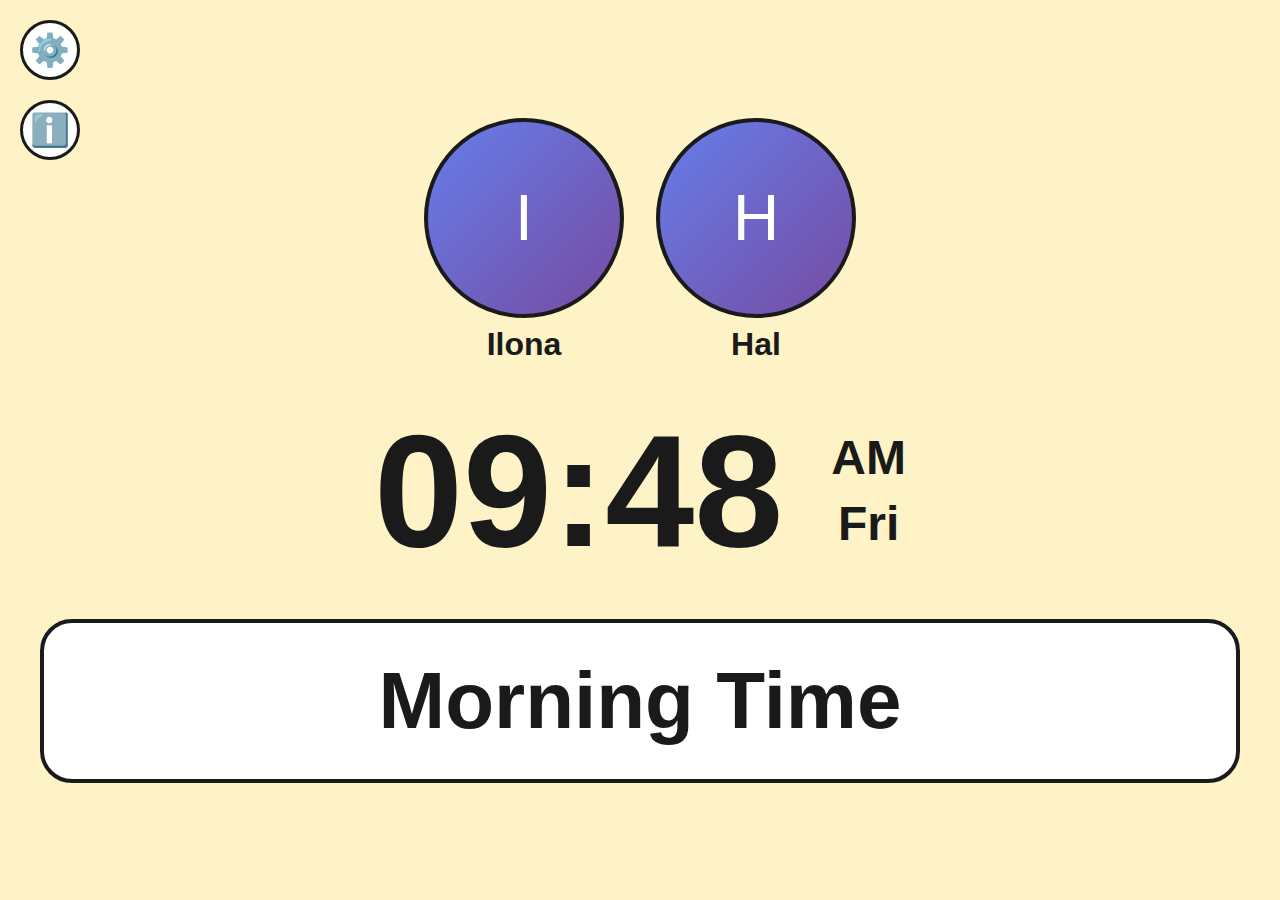
<file: indexPhase3.html>
<!DOCTYPE html>
<html lang="en">
<head>
    <meta charset="UTF-8">
    <meta name="viewport" content="width=device-width, initial-scale=1.0">
    <meta name="mobile-web-app-capable" content="yes">
    <meta name="apple-mobile-web-app-capable" content="yes">
    <meta name="apple-mobile-web-app-status-bar-style" content="black-translucent">
    <meta name="apple-mobile-web-app-title" content="Clock">
    <link rel="manifest" href="manifest.json">
    <title>Activity Clock</title>
    <style>
        * {
            margin: 0;
            padding: 0;
            box-sizing: border-box;
        }
        
        body {
            font-family: -apple-system, BlinkMacSystemFont, 'Segoe UI', Arial, sans-serif;
            display: flex;
            align-items: center;
            justify-content: center;
            min-height: 100vh;
            padding: 20px;
            transition: background-color 0.5s;
        }
        
        .container {
            width: 100%;
            max-width: 1200px;
            text-align: center;
        }
        
        .settings-btn {
            position: fixed;
            top: 20px;
            left: 20px;
            width: 60px;
            height: 60px;
            background: white;
            border: 3px solid #1a1a1a;
            border-radius: 50%;
            display: flex;
            align-items: center;
            justify-content: center;
            cursor: pointer;
            font-size: 2rem;
            z-index: 100;
            transition: all 0.3s;
        }
        
        .settings-btn:hover {
            background: #f3f4f6;
        }
        
        .settings-btn:active {
            transform: scale(0.95);
        }
        
        .settings-btn.pressing {
            background: #2563eb;
            border-color: #1e40af;
            color: white;
            transform: scale(0.95);
        }
        
        .bg-night .settings-btn {
            background: #475569;
            border-color: #94a3b8;
            color: white;
        }
        
        .info-btn {
            position: fixed;
            top: 100px;
            left: 20px;
            width: 60px;
            height: 60px;
            background: white;
            border: 3px solid #1a1a1a;
            border-radius: 50%;
            display: flex;
            align-items: center;
            justify-content: center;
            cursor: pointer;
            font-size: 2rem;
            z-index: 100;
            transition: all 0.3s;
        }
        
        .info-btn:hover {
            background: #f3f4f6;
        }
        
        .info-btn.pressing {
            background: #2563eb;
            border-color: #1e40af;
            color: white;
            transform: scale(0.95);
        }
        
        .bg-night .info-btn {
            background: #475569;
            border-color: #94a3b8;
            color: white;
        }
        
        .home-btn {
            position: fixed;
            top: 20px;
            left: 50%;
            transform: translateX(-50%);
            width: 70px;
            height: 70px;
            background: white;
            border: 4px solid #1a1a1a;
            border-radius: 50%;
            display: none;
            align-items: center;
            justify-content: center;
            cursor: pointer;
            font-size: 2.5rem;
            z-index: 1100;
            transition: all 0.3s;
            box-shadow: 0 4px 6px rgba(0,0,0,0.1);
        }
        
        .home-btn.visible {
            display: flex;
        }
        
        .home-btn:hover {
            background: #f3f4f6;
            transform: translateX(-50%) scale(1.05);
        }
        
        .home-btn:active {
            transform: translateX(-50%) scale(0.95);
        }
        
        .caregiver-info-panel {
            display: none;
            position: fixed;
            top: 0;
            left: 0;
            right: 0;
            bottom: 0;
            background: white;
            z-index: 1000;
            overflow-y: auto;
            padding: 100px 40px 40px 40px;
        }
        
        .caregiver-info-panel.active {
            display: block;
        }
        
        .info-section {
            margin-bottom: 2.5rem;
            padding-bottom: 2rem;
            border-bottom: 2px solid #e5e7eb;
        }
        
        .info-section:last-child {
            border-bottom: none;
        }
        
        .info-section-title {
            font-size: 1.75rem;
            font-weight: bold;
            color: #1a1a1a;
            margin-bottom: 1rem;
        }
        
        .info-item {
            margin-bottom: 1rem;
            padding: 0.75rem;
            background: #f9fafb;
            border-radius: 0.5rem;
        }
        
        .info-item-label {
            font-size: 0.875rem;
            font-weight: 600;
            color: #6b7280;
            text-transform: uppercase;
            letter-spacing: 0.05em;
            margin-bottom: 0.25rem;
        }
        
        .info-item-value {
            font-size: 1.25rem;
            color: #1a1a1a;
            font-weight: 500;
        }
        
        .info-item-value a {
            color: #2563eb;
            text-decoration: none;
        }
        
        .info-item-value a:hover {
            text-decoration: underline;
        }
        
        .info-empty {
            font-size: 1rem;
            color: #9ca3af;
            font-style: italic;
            padding: 1rem;
        }
        
        .caregiver-toggle {
            position: fixed;
            top: 20px;
            right: 20px;
            background: white;
            border: 3px solid #1a1a1a;
            border-radius: 50%;
            width: 60px;
            height: 60px;
            display: flex;
            align-items: center;
            justify-content: center;
            cursor: pointer;
            font-size: 2rem;
            transition: all 0.3s;
            z-index: 100;
        }
        
        .caregiver-toggle:hover {
            background: #f3f4f6;
        }
        
        .caregiver-toggle:active {
            transform: scale(0.95);
        }
        
        .bg-night .caregiver-toggle {
            background: #475569;
            border-color: #94a3b8;
            color: white;
        }
        
        /* Force button visibility - override any display:none */
        .caregiver-toggle:not([style*="display: none"]) {
            display: flex !important;
        }
        
        .photos-section {
            display: flex;
            justify-content: center;
            align-items: flex-start;
            gap: 2rem;
            margin-bottom: 3rem;
        }
        
        .photo-card {
            display: flex;
            flex-direction: column;
            align-items: center;
            gap: 0.5rem;
        }
        
        .photo {
            width: 200px;
            height: 200px;
            border-radius: 50%;
            background: linear-gradient(135deg, #667eea 0%, #764ba2 100%);
            border: 4px solid #1a1a1a;
            display: flex;
            align-items: center;
            justify-content: center;
            font-size: 4rem;
            color: white;
            object-fit: cover;
        }
        
        .photo img {
            width: 100%;
            height: 100%;
            border-radius: 50%;
            object-fit: cover;
        }
        
        .bg-night .photo {
            border-color: #94a3b8;
        }
        
        .photo-name {
            font-size: 2rem;
            font-weight: 600;
        }
        
        .datetime-row {
            font-size: 4rem;
            font-weight: bold;
            margin-bottom: 3rem;
            display: flex;
            justify-content: center;
            align-items: center;
            gap: 3rem;
        }
        
        .time {
            font-size: 10rem;
            font-weight: bold;
            line-height: 1;
        }
        
        .period-day-stack {
            display: flex;
            flex-direction: column;
            align-items: center;
            font-size: 3rem;
            font-weight: bold;
            line-height: 1.2;
            gap: 0.5rem;
        }
        
        .activity {
            font-size: 5rem;
            font-weight: bold;
            padding: 2rem 3rem;
            border-radius: 2rem;
            background: white;
            border: 4px solid #1a1a1a;
        }
        
        .bg-morning { background-color: #fef3c7; color: #1a1a1a; }
        .bg-afternoon { background-color: #dbeafe; color: #1a1a1a; }
        .bg-evening { background-color: #e9d5ff; color: #1a1a1a; }
        .bg-night { background-color: #334155; color: white; }
        
        .bg-night .activity {
            background-color: #475569;
            border-color: #94a3b8;
            color: white;
        }
        
        .bg-night .photo-name {
            color: #e2e8f0;
        }
        
        .settings-panel {
            display: none;
            position: fixed;
            top: 0;
            left: 0;
            right: 0;
            bottom: 0;
            background: white;
            z-index: 1000;
            overflow-y: auto;
        }
        
        .settings-panel.active {
            display: flex;
            flex-direction: column;
        }
        
        .settings-header {
            background: #1a1a1a;
            color: white;
            padding: 1.5rem;
            font-size: 1.5rem;
            font-weight: bold;
            text-align: center;
        }
        
        .settings-tabs {
            display: flex;
            background: #f3f4f6;
            border-bottom: 2px solid #e5e7eb;
            overflow-x: auto;
        }
        
        .tab {
            flex: 1;
            padding: 1rem;
            background: #f3f4f6;
            border: none;
            cursor: pointer;
            font-size: 1rem;
            font-weight: 600;
            transition: all 0.3s;
            min-width: 120px;
        }
        
        .tab:hover {
            background: #e5e7eb;
        }
        
        .tab.active {
            background: white;
            border-bottom: 3px solid #1a1a1a;
        }
        
        .settings-content {
            flex: 1;
            padding: 2rem;
            overflow-y: auto;
        }
        
        .tab-panel {
            display: none;
        }
        
        .tab-panel.active {
            display: block;
        }
        
        .form-group {
            margin-bottom: 1.5rem;
        }
        
        .form-label {
            display: block;
            font-weight: 600;
            margin-bottom: 0.5rem;
            font-size: 1.1rem;
        }
        
        .form-input {
            width: 100%;
            padding: 0.75rem;
            font-size: 1rem;
            border: 2px solid #d1d5db;
            border-radius: 0.5rem;
            font-family: inherit;
        }
        
        .form-input:focus {
            outline: none;
            border-color: #1a1a1a;
        }
        
        .photo-upload-section {
            display: flex;
            flex-direction: column;
            align-items: center;
            gap: 1rem;
            padding: 1rem;
            border: 2px dashed #d1d5db;
            border-radius: 0.5rem;
        }
        
        .photo-preview {
            width: 150px;
            height: 150px;
            border-radius: 50%;
            background: #f3f4f6;
            display: flex;
            align-items: center;
            justify-content: center;
            font-size: 3rem;
            border: 3px solid #d1d5db;
            object-fit: cover;
        }
        
        .photo-buttons {
            display: flex;
            gap: 0.5rem;
            flex-wrap: wrap;
            justify-content: center;
        }
        
        .btn {
            padding: 0.75rem 1.5rem;
            font-size: 1rem;
            font-weight: 600;
            border: none;
            border-radius: 0.5rem;
            cursor: pointer;
            transition: all 0.3s;
        }
        
        .btn-primary {
            background: #1a1a1a;
            color: white;
        }
        
        .btn-primary:hover {
            background: #374151;
        }
        
        .btn-secondary {
            background: #e5e7eb;
            color: #1a1a1a;
        }
        
        .btn-secondary:hover {
            background: #d1d5db;
        }
        
        .btn-danger {
            background: #ef4444;
            color: white;
        }
        
        .btn-danger:hover {
            background: #dc2626;
        }
        
        .settings-actions {
            display: flex;
            gap: 1rem;
            padding: 1.5rem;
            background: #f9fafb;
            border-top: 2px solid #e5e7eb;
            justify-content: center;
            flex-wrap: wrap;
        }
        
        .schedule-grid {
            display: grid;
            gap: 1rem;
        }
        
        .schedule-item {
            display: grid;
            grid-template-columns: 1fr 1fr 2fr;
            gap: 0.5rem;
            align-items: center;
        }
        
        .caregiver-list {
            display: flex;
            flex-direction: column;
            gap: 1rem;
        }
        
        .caregiver-item {
            display: flex;
            align-items: center;
            gap: 1rem;
            padding: 1rem;
            border: 2px solid #e5e7eb;
            border-radius: 0.5rem;
        }
        
        @media (max-width: 768px) {
            .settings-btn, .caregiver-toggle {
                width: 50px;
                height: 50px;
                font-size: 1.5rem;
                top: 10px;
            }
            
            .settings-btn {
                left: 10px;
            }
            
            .caregiver-toggle {
                right: 10px;
            }
            
            .photo {
                width: 150px;
                height: 150px;
                font-size: 3rem;
            }
            
            .photo-name { font-size: 1.5rem; }
            .datetime-row { 
                gap: 1.5rem;
            }
            .time { font-size: 6rem; }
            .period-day-stack { font-size: 2rem; }
            .activity { font-size: 3.5rem; padding: 1.5rem 2rem; }
            
            .schedule-item {
                grid-template-columns: 1fr;
            }
        }
        
        .hidden {
            display: none;
        }
    </style>
</head>
<body>
    <button class="settings-btn" id="settingsBtn" title="Settings">⚙️</button>
    <button class="info-btn" id="infoBtn" title="Press and hold for caregiver info">ℹ️</button>
    <button class="caregiver-toggle" id="caregiverToggle" title="Change caregiver">👤</button>
    <button class="home-btn" id="homeBtn" title="Return to clock">🏠</button>

    <div class="container" id="clockDisplay">
        <div class="photos-section">
            <div class="photo-card">
                <div class="photo" id="patientPhoto">I</div>
                <div class="photo-name" id="patientName">Ilona</div>
            </div>
            <div class="photo-card">
                <div class="photo" id="spousePhoto">H</div>
                <div class="photo-name" id="spouseName">Hal</div>
            </div>
            <div class="photo-card" id="caregiverCard" style="display: none;">
                <div class="photo" id="caregiverPhoto">C</div>
                <div class="photo-name" id="caregiverName">Caregiver</div>
            </div>
        </div>
        
        <div class="datetime-row">
            <span class="time" id="time"></span>
            <div class="period-day-stack">
                <span id="period"></span>
                <span id="day"></span>
            </div>
        </div>
        <div class="activity" id="activity"></div>
    </div>

    <div class="caregiver-info-panel" id="caregiverInfoPanel">
        <div id="infoContent"></div>
    </div>

    <div class="settings-panel" id="settingsPanel">
        <div class="settings-header">⚙️ Clock Settings</div>
        
        <div class="settings-tabs">
            <button class="tab active" data-tab="personal">Personal Info</button>
            <button class="tab" data-tab="schedule">Daily Schedule</button>
            <button class="tab" data-tab="caregivers">Caregivers</button>
            <button class="tab" data-tab="caregiverinfo">Caregiver Info</button>
            <button class="tab" data-tab="events">Special Events</button>
            <button class="tab" data-tab="popups">Pop-up Tasks</button>
            <button class="tab" data-tab="medications">Medications</button>
            <button class="tab" data-tab="help">Help</button>
        </div>
        
        <div class="settings-content">
            <div class="tab-panel active" id="personal">
                <h2>Personal Information</h2>
                
                <div class="form-group">
                    <label class="form-label">Patient First Name</label>
                    <input type="text" class="form-input" id="firstName" placeholder="Legal first name">
                </div>
                
                <div class="form-group">
                    <label class="form-label">Patient Last Name</label>
                    <input type="text" class="form-input" id="lastName" placeholder="Legal last name">
                </div>
                
                <div class="form-group">
                    <label class="form-label">Display Name (shown on clock)</label>
                    <input type="text" class="form-input" id="displayName" placeholder="Nickname or preferred name">
                </div>
                
                <div class="form-group">
                    <label class="form-label">Patient Photo</label>
                    <div class="photo-upload-section">
                        <div class="photo-preview" id="patientPhotoPreview">P</div>
                        <img id="patientPhotoImg" class="photo-preview" style="display:none;" alt="Patient">
                        <input type="file" id="patientPhotoInput" accept="image/*" style="display:none;">
                        <div class="photo-buttons">
                            <button class="btn btn-secondary" id="patientPhotoChoose">📁 Choose Photo</button>
                            <button class="btn btn-secondary" id="patientPhotoRemove">🗑️ Remove</button>
                        </div>
                    </div>
                </div>
                
                <div class="form-group">
                    <label class="form-label">Primary Caregiver Full Name</label>
                    <input type="text" class="form-input" id="primaryCaregiverName" placeholder="Legal full name">
                </div>
                
                <div class="form-group">
                    <label class="form-label">Display Name (shown on clock)</label>
                    <input type="text" class="form-input" id="primaryCaregiverDisplayName" placeholder="Nickname or preferred name">
                </div>
                
                <div class="form-group">
                    <label class="form-label">Primary Caregiver Relationship</label>
                    <input type="text" class="form-input" id="primaryCaregiverRelationship" placeholder="e.g., Spouse, Daughter, Son, Partner">
                </div>
                
                <div class="form-group">
                    <label class="form-label">Primary Caregiver Phone</label>
                    <input type="tel" class="form-input" id="primaryCaregiverPhone" placeholder="Phone number">
                </div>
                
                <div class="form-group">
                    <label class="form-label">Primary Caregiver Photo</label>
                    <div class="photo-upload-section">
                        <div class="photo-preview" id="primaryCaregiverPhotoPreview">C</div>
                        <img id="primaryCaregiverPhotoImg" class="photo-preview" style="display:none;" alt="Caregiver">
                        <input type="file" id="primaryCaregiverPhotoInput" accept="image/*" style="display:none;">
                        <div class="photo-buttons">
                            <button class="btn btn-secondary" id="primaryCaregiverPhotoChoose">📁 Choose Photo</button>
                            <button class="btn btn-secondary" id="primaryCaregiverPhotoRemove">🗑️ Remove</button>
                        </div>
                    </div>
                </div>
            </div>
            
            <div class="tab-panel" id="schedule">
                <h2>Daily Activity Schedule</h2>
                <p style="margin-bottom: 1rem; color: #666;">Set the times for each daily activity.</p>
                
                <div class="schedule-grid">
                    <div class="schedule-item">
                        <label class="form-label">Start</label>
                        <label class="form-label">End</label>
                        <label class="form-label">Activity</label>
                    </div>
                    <div class="schedule-item">
                        <input type="time" class="form-input" value="06:00">
                        <input type="time" class="form-input" value="09:00">
                        <input type="text" class="form-input" value="Breakfast Time">
                    </div>
                    <div class="schedule-item">
                        <input type="time" class="form-input" value="09:00">
                        <input type="time" class="form-input" value="12:00">
                        <input type="text" class="form-input" value="Morning Time">
                    </div>
                    <div class="schedule-item">
                        <input type="time" class="form-input" value="12:00">
                        <input type="time" class="form-input" value="13:00">
                        <input type="text" class="form-input" value="Lunch Time">
                    </div>
                    <div class="schedule-item">
                        <input type="time" class="form-input" value="13:00">
                        <input type="time" class="form-input" value="17:00">
                        <input type="text" class="form-input" value="Afternoon Time">
                    </div>
                    <div class="schedule-item">
                        <input type="time" class="form-input" value="17:00">
                        <input type="time" class="form-input" value="19:00">
                        <input type="text" class="form-input" value="Dinner Time">
                    </div>
                    <div class="schedule-item">
                        <input type="time" class="form-input" value="19:00">
                        <input type="time" class="form-input" value="22:00">
                        <input type="text" class="form-input" value="Evening Time">
                    </div>
                    <div class="schedule-item">
                        <input type="time" class="form-input" value="22:00">
                        <input type="time" class="form-input" value="06:00">
                        <input type="text" class="form-input" value="Sleep Time">
                    </div>
                </div>
            </div>
            
            <div class="tab-panel" id="caregivers">
                <h2>Additional Caregivers</h2>
                <p style="margin-bottom: 1rem; color: #666;">Add other people who help with care. Use the 👤 button on the clock to display who is currently helping.</p>
                
                <div class="caregiver-list"></div>
                
                <button class="btn btn-primary" id="addCaregiverBtn" style="margin-top: 1rem;">+ Add Caregiver</button>
                
                <div style="margin-top: 2rem; padding: 1rem; background: #f9fafb; border-radius: 0.5rem; color: #666;">
                    <strong>Note:</strong> Display names are what appear on the clock. Full names are for records and emergency contacts.
                </div>
            </div>
            
            <div class="tab-panel" id="caregiverinfo">
                <h2>Caregiver Reference Information</h2>
                <p style="margin-bottom: 1.5rem; color: #666;">Emergency contacts, medical team, and important information for caregivers.</p>
                
                <h3 style="margin-top: 2rem; margin-bottom: 1rem; color: #1a1a1a;">Emergency Contacts</h3>
                <div class="form-group">
                    <label class="form-label">Primary Emergency Contact</label>
                    <input type="text" class="form-input" id="emergencyContact1Name" placeholder="Name">
                    <input type="tel" class="form-input" style="margin-top: 0.5rem;" id="emergencyContact1Phone" placeholder="Phone Number">
                </div>
                <div class="form-group">
                    <label class="form-label">Secondary Emergency Contact</label>
                    <input type="text" class="form-input" id="emergencyContact2Name" placeholder="Name">
                    <input type="tel" class="form-input" style="margin-top: 0.5rem;" id="emergencyContact2Phone" placeholder="Phone Number">
                </div>
                
                <h3 style="margin-top: 2rem; margin-bottom: 1rem; color: #1a1a1a;">Medical Team</h3>
                <div class="form-group">
                    <label class="form-label">Primary Physician</label>
                    <input type="text" class="form-input" id="primaryPhysicianName" placeholder="Dr. Name">
                    <input type="tel" class="form-input" style="margin-top: 0.5rem;" id="primaryPhysicianPhone" placeholder="Phone Number">
                </div>
                
                <h3 style="margin-top: 2rem; margin-bottom: 1rem; color: #1a1a1a;">Legal & Directives</h3>
                <div class="form-group">
                    <label class="form-label">Power of Attorney</label>
                    <input type="text" class="form-input" id="poaName" placeholder="Name">
                    <input type="tel" class="form-input" style="margin-top: 0.5rem;" id="poaPhone" placeholder="Phone Number">
                </div>
                <div class="form-group">
                    <label class="form-label">DNR Status</label>
                    <select class="form-input" id="dnrStatus">
                        <option value="">Select...</option>
                        <option value="Yes">Yes - DNR on file</option>
                        <option value="No">No - Full resuscitation</option>
                    </select>
                </div>
                
                <h3 style="margin-top: 2rem; margin-bottom: 1rem; color: #1a1a1a;">Medical Information</h3>
                <div class="form-group">
                    <label class="form-label">Known Allergies</label>
                    <textarea class="form-input" id="allergies" rows="3" placeholder="List any allergies"></textarea>
                </div>
                <div class="form-group">
                    <label class="form-label">Current Diagnoses/Conditions</label>
                    <textarea class="form-input" id="conditions" rows="3" placeholder="List current medical conditions"></textarea>
                </div>
            </div>
            
            <div class="tab-panel" id="events">
                <h2>Special Events & Holidays</h2>
                <p style="margin-bottom: 1rem; color: #666;">Coming in Phase 3</p>
            </div>
            
            <div class="tab-panel" id="popups">
                <h2>Pop-up Task Reminders</h2>
                <p style="margin-bottom: 1rem; color: #666;">Coming in Phase 4</p>
            </div>
            <div class="tab-panel" id="help">
                <h2 style="color: #1a1a1a;">Help & Information</h2>
                
                <h3 style="margin-top: 2rem; margin-bottom: 1rem; color: #1a1a1a;">Understanding Data Storage</h3>
                <p style="margin-bottom: 1rem; color: #374151;">Your settings are saved automatically to your device's browser storage (localStorage). This means:</p>
                <ul style="margin-left: 2rem; margin-bottom: 1rem; line-height: 1.6; color: #374151;">
                    <li><strong>Privacy:</strong> Your information never leaves your device - no server sees or stores your data</li>
                    <li><strong>Browser-specific:</strong> Each browser has separate settings (iPad Safari ≠ MacBook Safari)</li>
                    <li><strong>Device-specific:</strong> Settings on one device don't sync to others</li>
                </ul>
                
                <h3 style="margin-top: 2rem; margin-bottom: 1rem; color: #ef4444;">⚠️ Important Warning</h3>
                <p style="margin-bottom: 1rem; padding: 1rem; background: #fee2e2; border-radius: 0.5rem; color: #991b1b;">
                    <strong>Clearing browser data will DELETE all your settings!</strong> This includes all names, photos, schedules, and customizations.
                </p>
                
                <h3 style="margin-top: 2rem; margin-bottom: 1rem; color: #1a1a1a;">Protect Your Settings</h3>
                <p style="margin-bottom: 1rem; color: #374151;"><strong>Export regularly as backup:</strong></p>
                <ol style="margin-left: 2rem; margin-bottom: 1rem; line-height: 1.6; color: #374151;">
                    <li>Click "💾 Export" button (below)</li>
                    <li>File named <code style="background: #f3f4f6; padding: 0.2rem 0.4rem; border-radius: 0.25rem;">clock-settings.json</code> downloads</li>
                    <li>Save it somewhere safe (email to yourself, iCloud Drive, computer)</li>
                    <li>To restore: Click "📂 Import" and select your backup file</li>
                </ol>
                
                <h3 style="margin-top: 2rem; margin-bottom: 1rem; color: #1a1a1a;">Transferring Between Devices</h3>
                <p style="margin-bottom: 1rem; color: #374151;">To use the same settings on multiple devices:</p>
                <ol style="margin-left: 2rem; margin-bottom: 1rem; line-height: 1.6; color: #374151;">
                    <li>Export settings from first device</li>
                    <li>Send file to second device (email, AirDrop)</li>
                    <li>Import on second device</li>
                </ol>
                
                <h3 style="margin-top: 2rem; margin-bottom: 1rem; color: #1a1a1a;">Troubleshooting</h3>
                <p style="margin-bottom: 0.5rem; color: #374151;"><strong>Settings won't save:</strong></p>
                <ul style="margin-left: 2rem; margin-bottom: 1rem; line-height: 1.6; color: #374151;">
                    <li>Make sure you clicked "Save" button</li>
                    <li>Check Settings → Safari → Block All Cookies is OFF</li>
                </ul>
                
                <p style="margin-bottom: 0.5rem; color: #374151;"><strong>Settings disappeared:</strong></p>
                <ul style="margin-left: 2rem; margin-bottom: 1rem; line-height: 1.6; color: #374151;">
                    <li>Did you clear browser data? Import your backup file</li>
                    <li>Switched browsers? Each browser has separate settings</li>
                </ul>
                
                <p style="margin-bottom: 0.5rem; color: #374151;"><strong>Photos not loading:</strong></p>
                <ul style="margin-left: 2rem; margin-bottom: 1rem; line-height: 1.6; color: #374151;">
                    <li>Keep photos under 2MB</li>
                    <li>Use JPG or PNG format</li>
                </ul>
                
                <h3 style="margin-top: 2rem; margin-bottom: 1rem; color: #1a1a1a;">Privacy & Security</h3>
                <ul style="margin-left: 2rem; margin-bottom: 1rem; line-height: 1.6; color: #374151;">
                    <li>All data stored locally on YOUR device only</li>
                    <li>Photos stored as data in your browser</li>
                    <li>No internet connection needed after first load</li>
                    <li>No accounts, tracking, or analytics</li>
                    <li>We never see your information</li>
                </ul>
                
                <h3 style="margin-top: 2rem; margin-bottom: 1rem; color: #1a1a1a;">More Information</h3>
                <p style="margin-bottom: 1rem; color: #374151;">
                    For complete documentation, visit: <a href="https://github.com/hal-madharbor/dementia-clock" target="_blank" style="color: #2563eb; text-decoration: underline;">GitHub Repository</a>
                </p>
                
                <p style="margin-top: 2rem; padding: 1rem; background: #f9fafb; border-radius: 0.5rem; color: #666;">
                    <strong>Version:</strong> 2.0 (Phase 2 Complete)<br>
                    <strong>Last Updated:</strong> October 2025
                </p>
            </div>
        </div>
        
        <div class="settings-actions">
            <button class="btn btn-secondary" id="exportBtn">💾 Export</button>
            <button class="btn btn-secondary" id="importBtn">📂 Import</button>
            <button class="btn btn-danger" id="resetBtn">🔄 Reset</button>
            <button class="btn btn-secondary" id="cancelBtn">✕ Cancel</button>
            <button class="btn btn-primary" id="saveBtn">✓ Save</button>
        </div>
    </div>

    <script>
        const DEFAULT_SETTINGS = {
            firstName: "Ilona",
            lastName: "Jones",
            displayName: "Ilona",
            photo: null,
            primaryCaregiver: {
                name: "Hal",
                displayName: "Hal",
                relationship: "Husband",
                phone: "",
                photo: null
            },
            additionalCaregivers: [],
            currentCaregiverIndex: -1,
            schedule: [
                { start: "06:00", end: "09:00", label: "Breakfast Time" },
                { start: "09:00", end: "12:00", label: "Morning Time" },
                { start: "12:00", end: "13:00", label: "Lunch Time" },
                { start: "13:00", end: "17:00", label: "Afternoon Time" },
                { start: "17:00", end: "19:00", label: "Dinner Time" },
                { start: "19:00", end: "22:00", label: "Evening Time" },
                { start: "22:00", end: "06:00", label: "Sleep Time" }
            ],
            caregiverInfo: {
                emergencyContacts: {
                    contact1: { name: "", phone: "" },
                    contact2: { name: "", phone: "" }
                },
                medicalTeam: {
                    primaryPhysician: { name: "", phone: "" }
                },
                legal: {
                    poa: { name: "", phone: "" },
                    dnrStatus: ""
                },
                medical: {
                    allergies: "",
                    conditions: ""
                }
            }
        };
        
        let settings = loadSettings();
        
        function handlePhotoUpload(inputElement, previewElement, imgElement, callback) {
            inputElement.click();
            inputElement.onchange = (e) => {
                const file = e.target.files[0];
                if (file) {
                    if (file.size > 2 * 1024 * 1024) {
                        alert('Photo too large. Please use a photo under 2MB.');
                        return;
                    }
                    const reader = new FileReader();
                    reader.onload = (event) => {
                        const base64 = event.target.result;
                        imgElement.src = base64;
                        imgElement.style.display = 'block';
                        previewElement.style.display = 'none';
                        if (callback) callback(base64);
                    };
                    reader.readAsDataURL(file);
                }
            };
        }
        
        function removePhoto(previewElement, imgElement, initialText, callback) {
            imgElement.style.display = 'none';
            imgElement.src = '';
            previewElement.style.display = 'flex';
            previewElement.textContent = initialText;
            if (callback) callback(null);
        }
        
        function displayPhoto(imgElement, previewElement, base64Data, fallbackText) {
            if (base64Data) {
                imgElement.src = base64Data;
                imgElement.style.display = 'block';
                previewElement.style.display = 'none';
            } else {
                imgElement.style.display = 'none';
                previewElement.style.display = 'flex';
                previewElement.textContent = fallbackText;
            }
        }
        
        document.getElementById('patientPhotoChoose').addEventListener('click', () => {
            handlePhotoUpload(
                document.getElementById('patientPhotoInput'),
                document.getElementById('patientPhotoPreview'),
                document.getElementById('patientPhotoImg'),
                (base64) => { settings.photo = base64; }
            );
        });
        
        document.getElementById('patientPhotoRemove').addEventListener('click', () => {
            removePhoto(
                document.getElementById('patientPhotoPreview'),
                document.getElementById('patientPhotoImg'),
                settings.displayName[0] || 'P',
                (val) => { settings.photo = val; }
            );
        });
        
        document.getElementById('primaryCaregiverPhotoChoose').addEventListener('click', () => {
            handlePhotoUpload(
                document.getElementById('primaryCaregiverPhotoInput'),
                document.getElementById('primaryCaregiverPhotoPreview'),
                document.getElementById('primaryCaregiverPhotoImg'),
                (base64) => { settings.primaryCaregiver.photo = base64; }
            );
        });
        
        document.getElementById('primaryCaregiverPhotoRemove').addEventListener('click', () => {
            removePhoto(
                document.getElementById('primaryCaregiverPhotoPreview'),
                document.getElementById('primaryCaregiverPhotoImg'),
                settings.primaryCaregiver.displayName[0] || 'C',
                (val) => { settings.primaryCaregiver.photo = val; }
            );
        });
        
        function saveSettings() {
            try {
                localStorage.setItem('dementiaClockSettings', JSON.stringify(settings));
                return true;
            } catch (error) {
                console.error('Error saving:', error);
                alert('Error saving settings.');
                return false;
            }
        }
        
        function loadSettings() {
            try {
                const saved = localStorage.getItem('dementiaClockSettings');
                if (saved) {
                    const loaded = JSON.parse(saved);
                    if (!loaded.caregiverInfo) {
                        loaded.caregiverInfo = JSON.parse(JSON.stringify(DEFAULT_SETTINGS.caregiverInfo));
                    }
                    if (!loaded.displayName) {
                        loaded.displayName = loaded.firstName || "Patient";
                    }
                    if (!loaded.photo) {
                        loaded.photo = null;
                    }
                    if (!loaded.primaryCaregiver) {
                        loaded.primaryCaregiver = {
                            name: loaded.spouseName || "Caregiver",
                            displayName: loaded.spouseName || "Caregiver",
                            relationship: "Primary Caregiver",
                            phone: "",
                            photo: null
                        };
                    }
                    if (!loaded.primaryCaregiver.displayName) {
                        loaded.primaryCaregiver.displayName = loaded.primaryCaregiver.name;
                    }
                    if (!loaded.primaryCaregiver.phone) {
                        loaded.primaryCaregiver.phone = "";
                    }
                    if (!loaded.primaryCaregiver.photo) {
                        loaded.primaryCaregiver.photo = null;
                    }
                    if (!loaded.additionalCaregivers) {
                        loaded.additionalCaregivers = [];
                        loaded.currentCaregiverIndex = -1;
                    }
                    loaded.additionalCaregivers.forEach(cg => {
                        if (!cg.phone) cg.phone = "";
                        if (!cg.displayName) cg.displayName = cg.name;
                        if (!cg.photo) cg.photo = null;
                    });
                    return loaded;
                }
            } catch (error) {
                console.error('Error loading:', error);
            }
            return JSON.parse(JSON.stringify(DEFAULT_SETTINGS));
        }
        
        function resetSettings() {
            settings = JSON.parse(JSON.stringify(DEFAULT_SETTINGS));
            saveSettings();
            loadSettingsIntoForm();
            updateClock();
            updateCaregiverDisplay();
        }
        
        function loadSettingsIntoForm() {
            document.getElementById('firstName').value = settings.firstName;
            document.getElementById('lastName').value = settings.lastName;
            document.getElementById('displayName').value = settings.displayName;
            document.getElementById('primaryCaregiverName').value = settings.primaryCaregiver.name;
            document.getElementById('primaryCaregiverDisplayName').value = settings.primaryCaregiver.displayName;
            document.getElementById('primaryCaregiverRelationship').value = settings.primaryCaregiver.relationship;
            document.getElementById('primaryCaregiverPhone').value = settings.primaryCaregiver.phone;
            
            displayPhoto(
                document.getElementById('patientPhotoImg'),
                document.getElementById('patientPhotoPreview'),
                settings.photo,
                settings.displayName[0] || 'P'
            );
            
            displayPhoto(
                document.getElementById('primaryCaregiverPhotoImg'),
                document.getElementById('primaryCaregiverPhotoPreview'),
                settings.primaryCaregiver.photo,
                settings.primaryCaregiver.displayName[0] || 'C'
            );
            
            const scheduleInputs = document.querySelectorAll('#schedule .schedule-item');
            settings.schedule.forEach((item, index) => {
                const row = scheduleInputs[index + 1];
                if (row) {
                    const inputs = row.querySelectorAll('.form-input');
                    inputs[0].value = item.start;
                    inputs[1].value = item.end;
                    inputs[2].value = item.label;
                }
            });
            
            renderCaregiverList();
            
            document.getElementById('emergencyContact1Name').value = settings.caregiverInfo.emergencyContacts.contact1.name || '';
            document.getElementById('emergencyContact1Phone').value = settings.caregiverInfo.emergencyContacts.contact1.phone || '';
            document.getElementById('emergencyContact2Name').value = settings.caregiverInfo.emergencyContacts.contact2.name || '';
            document.getElementById('emergencyContact2Phone').value = settings.caregiverInfo.emergencyContacts.contact2.phone || '';
            document.getElementById('primaryPhysicianName').value = settings.caregiverInfo.medicalTeam.primaryPhysician.name || '';
            document.getElementById('primaryPhysicianPhone').value = settings.caregiverInfo.medicalTeam.primaryPhysician.phone || '';
            document.getElementById('poaName').value = settings.caregiverInfo.legal.poa.name || '';
            document.getElementById('poaPhone').value = settings.caregiverInfo.legal.poa.phone || '';
            document.getElementById('dnrStatus').value = settings.caregiverInfo.legal.dnrStatus || '';
            document.getElementById('allergies').value = settings.caregiverInfo.medical.allergies || '';
            document.getElementById('conditions').value = settings.caregiverInfo.medical.conditions || '';
        }
        
        function saveFormToSettings() {
            settings.firstName = document.getElementById('firstName').value.trim();
            settings.lastName = document.getElementById('lastName').value.trim();
            settings.displayName = document.getElementById('displayName').value.trim() || settings.firstName;
            settings.primaryCaregiver.name = document.getElementById('primaryCaregiverName').value.trim();
            settings.primaryCaregiver.displayName = document.getElementById('primaryCaregiverDisplayName').value.trim() || settings.primaryCaregiver.name;
            settings.primaryCaregiver.relationship = document.getElementById('primaryCaregiverRelationship').value.trim();
            settings.primaryCaregiver.phone = document.getElementById('primaryCaregiverPhone').value.trim();
            
            const scheduleInputs = document.querySelectorAll('#schedule .schedule-item');
            settings.schedule = [];
            scheduleInputs.forEach((row, index) => {
                if (index === 0) return;
                const inputs = row.querySelectorAll('.form-input');
                settings.schedule.push({
                    start: inputs[0].value,
                    end: inputs[1].value,
                    label: inputs[2].value.trim()
                });
            });
            
            settings.caregiverInfo.emergencyContacts.contact1.name = document.getElementById('emergencyContact1Name').value.trim();
            settings.caregiverInfo.emergencyContacts.contact1.phone = document.getElementById('emergencyContact1Phone').value.trim();
            settings.caregiverInfo.emergencyContacts.contact2.name = document.getElementById('emergencyContact2Name').value.trim();
            settings.caregiverInfo.emergencyContacts.contact2.phone = document.getElementById('emergencyContact2Phone').value.trim();
            settings.caregiverInfo.medicalTeam.primaryPhysician.name = document.getElementById('primaryPhysicianName').value.trim();
            settings.caregiverInfo.medicalTeam.primaryPhysician.phone = document.getElementById('primaryPhysicianPhone').value.trim();
            settings.caregiverInfo.legal.poa.name = document.getElementById('poaName').value.trim();
            settings.caregiverInfo.legal.poa.phone = document.getElementById('poaPhone').value.trim();
            settings.caregiverInfo.legal.dnrStatus = document.getElementById('dnrStatus').value;
            settings.caregiverInfo.medical.allergies = document.getElementById('allergies').value.trim();
            settings.caregiverInfo.medical.conditions = document.getElementById('conditions').value.trim();
            
            return saveSettings();
        }
        
        function renderCaregiverList() {
            const container = document.querySelector('.caregiver-list');
            container.innerHTML = '';
            
            if (settings.additionalCaregivers.length === 0) {
                container.innerHTML = '<p style="color: #666; padding: 1rem;">No additional caregivers added yet.</p>';
                return;
            }
            
            settings.additionalCaregivers.forEach((caregiver, index) => {
                const item = document.createElement('div');
                item.className = 'caregiver-item';
                
                const photoPreview = caregiver.photo 
                    ? `<img src="${caregiver.photo}" style="width: 80px; height: 80px; border-radius: 50%; object-fit: cover;">` 
                    : `<div class="photo-preview" style="width: 80px; height: 80px; font-size: 2rem;">${(caregiver.displayName || caregiver.name)[0]}</div>`;
                
                item.innerHTML = `
                    ${photoPreview}
                    <div style="flex: 1;">
                        <input type="text" class="form-input caregiver-name-input" data-index="${index}" value="${caregiver.name}" placeholder="Full Name" style="margin-bottom: 0.5rem;">
                        <input type="text" class="form-input caregiver-displayname-input" data-index="${index}" value="${caregiver.displayName || ''}" placeholder="Display Name" style="margin-bottom: 0.5rem;">
                        <input type="text" class="form-input caregiver-relationship-input" data-index="${index}" value="${caregiver.relationship || ''}" placeholder="Relationship" style="margin-bottom: 0.5rem;">
                        <input type="tel" class="form-input caregiver-phone-input" data-index="${index}" value="${caregiver.phone || ''}" placeholder="Phone">
                    </div>
                    <button class="btn btn-secondary caregiver-photo-btn" data-index="${index}">📷 Photo</button>
                    <button class="btn btn-danger remove-caregiver-btn" data-index="${index}">✕</button>
                `;
                container.appendChild(item);
            });
            
            document.querySelectorAll('.remove-caregiver-btn').forEach(btn => {
                btn.addEventListener('click', (e) => {
                    const index = parseInt(e.target.dataset.index);
                    settings.additionalCaregivers.splice(index, 1);
                    if (settings.currentCaregiverIndex >= settings.additionalCaregivers.length) {
                        settings.currentCaregiverIndex = -1;
                    }
                    renderCaregiverList();
                    updateCaregiverDisplay();
                });
            });
            
            document.querySelectorAll('.caregiver-photo-btn').forEach(btn => {
                btn.addEventListener('click', (e) => {
                    const index = parseInt(e.target.dataset.index);
                    const input = document.createElement('input');
                    input.type = 'file';
                    input.accept = 'image/*';
                    input.onchange = (evt) => {
                        const file = evt.target.files[0];
                        if (file) {
                            if (file.size > 2 * 1024 * 1024) {
                                alert('Photo too large. Please use under 2MB.');
                                return;
                            }
                            const reader = new FileReader();
                            reader.onload = (event) => {
                                settings.additionalCaregivers[index].photo = event.target.result;
                                renderCaregiverList();
                            };
                            reader.readAsDataURL(file);
                        }
                    };
                    input.click();
                });
            });
            
            document.querySelectorAll('.caregiver-name-input').forEach(input => {
                input.addEventListener('blur', (e) => {
                    const index = parseInt(e.target.dataset.index);
                    const name = e.target.value.trim();
                    if (name) {
                        settings.additionalCaregivers[index].name = name;
                    }
                });
            });
            
            document.querySelectorAll('.caregiver-displayname-input').forEach(input => {
                input.addEventListener('blur', (e) => {
                    const index = parseInt(e.target.dataset.index);
                    settings.additionalCaregivers[index].displayName = e.target.value.trim() || settings.additionalCaregivers[index].name;
                    renderCaregiverList();
                });
            });
            
            document.querySelectorAll('.caregiver-relationship-input').forEach(input => {
                input.addEventListener('blur', (e) => {
                    const index = parseInt(e.target.dataset.index);
                    settings.additionalCaregivers[index].relationship = e.target.value.trim();
                });
            });
            
            document.querySelectorAll('.caregiver-phone-input').forEach(input => {
                input.addEventListener('blur', (e) => {
                    const index = parseInt(e.target.dataset.index);
                    settings.additionalCaregivers[index].phone = e.target.value.trim();
                });
            });
        }
        
        document.querySelectorAll('.tab').forEach(tab => {
            tab.addEventListener('click', () => {
                document.querySelectorAll('.tab').forEach(t => t.classList.remove('active'));
                document.querySelectorAll('.tab-panel').forEach(p => p.classList.remove('active'));
                tab.classList.add('active');
                document.getElementById(tab.dataset.tab).classList.add('active');
            });
        });
        
        // Info button press-and-hold functionality
        let infoPressTimer = null;
        let infoAutoCloseTimer = null;
        const INFO_BTN = document.getElementById('infoBtn');
        const INFO_PANEL = document.getElementById('caregiverInfoPanel');
        const HOME_BTN = document.getElementById('homeBtn');
        
        function openCaregiverInfo() {
            renderCaregiverInfo();
            INFO_PANEL.classList.add('active');
            HOME_BTN.classList.add('visible');
            
            // Auto-close after 5 minutes
            infoAutoCloseTimer = setTimeout(() => {
                closeCaregiverInfo();
            }, 5 * 60 * 1000);
        }
        
        function closeCaregiverInfo() {
            INFO_PANEL.classList.remove('active');
            HOME_BTN.classList.remove('visible');
            if (infoAutoCloseTimer) {
                clearTimeout(infoAutoCloseTimer);
                infoAutoCloseTimer = null;
            }
        }
        
        function renderCaregiverInfo() {
            const content = document.getElementById('infoContent');
            let html = '';
            
            // Emergency Contacts
            html += '<div class="info-section">';
            html += '<div class="info-section-title">🚨 Emergency Contacts</div>';
            
            if (settings.caregiverInfo.emergencyContacts.contact1.name || settings.caregiverInfo.emergencyContacts.contact1.phone) {
                html += '<div class="info-item">';
                html += '<div class="info-item-label">Primary Emergency Contact</div>';
                html += '<div class="info-item-value">' + (settings.caregiverInfo.emergencyContacts.contact1.name || 'Not set') + '</div>';
                if (settings.caregiverInfo.emergencyContacts.contact1.phone) {
                    html += '<div class="info-item-value"><a href="tel:' + settings.caregiverInfo.emergencyContacts.contact1.phone + '">' + settings.caregiverInfo.emergencyContacts.contact1.phone + '</a></div>';
                }
                html += '</div>';
            }
            
            if (settings.caregiverInfo.emergencyContacts.contact2.name || settings.caregiverInfo.emergencyContacts.contact2.phone) {
                html += '<div class="info-item">';
                html += '<div class="info-item-label">Secondary Emergency Contact</div>';
                html += '<div class="info-item-value">' + (settings.caregiverInfo.emergencyContacts.contact2.name || 'Not set') + '</div>';
                if (settings.caregiverInfo.emergencyContacts.contact2.phone) {
                    html += '<div class="info-item-value"><a href="tel:' + settings.caregiverInfo.emergencyContacts.contact2.phone + '">' + settings.caregiverInfo.emergencyContacts.contact2.phone + '</a></div>';
                }
                html += '</div>';
            }
            
            if (!settings.caregiverInfo.emergencyContacts.contact1.name && !settings.caregiverInfo.emergencyContacts.contact2.name) {
                html += '<div class="info-empty">No emergency contacts set. Add them in Settings.</div>';
            }
            
            html += '</div>';
            
            // Medical Team
            html += '<div class="info-section">';
            html += '<div class="info-section-title">👨‍⚕️ Medical Team</div>';
            
            if (settings.caregiverInfo.medicalTeam.primaryPhysician.name || settings.caregiverInfo.medicalTeam.primaryPhysician.phone) {
                html += '<div class="info-item">';
                html += '<div class="info-item-label">Primary Physician</div>';
                html += '<div class="info-item-value">' + (settings.caregiverInfo.medicalTeam.primaryPhysician.name || 'Not set') + '</div>';
                if (settings.caregiverInfo.medicalTeam.primaryPhysician.phone) {
                    html += '<div class="info-item-value"><a href="tel:' + settings.caregiverInfo.medicalTeam.primaryPhysician.phone + '">' + settings.caregiverInfo.medicalTeam.primaryPhysician.phone + '</a></div>';
                }
                html += '</div>';
            } else {
                html += '<div class="info-empty">No medical team info set. Add in Settings.</div>';
            }
            
            html += '</div>';
            
            // Legal & Directives
            html += '<div class="info-section">';
            html += '<div class="info-section-title">⚖️ Legal & Directives</div>';
            
            if (settings.caregiverInfo.legal.poa.name || settings.caregiverInfo.legal.poa.phone) {
                html += '<div class="info-item">';
                html += '<div class="info-item-label">Power of Attorney</div>';
                html += '<div class="info-item-value">' + (settings.caregiverInfo.legal.poa.name || 'Not set') + '</div>';
                if (settings.caregiverInfo.legal.poa.phone) {
                    html += '<div class="info-item-value"><a href="tel:' + settings.caregiverInfo.legal.poa.phone + '">' + settings.caregiverInfo.legal.poa.phone + '</a></div>';
                }
                html += '</div>';
            }
            
            if (settings.caregiverInfo.legal.dnrStatus) {
                html += '<div class="info-item">';
                html += '<div class="info-item-label">DNR Status</div>';
                html += '<div class="info-item-value">' + settings.caregiverInfo.legal.dnrStatus + '</div>';
                html += '</div>';
            }
            
            if (!settings.caregiverInfo.legal.poa.name && !settings.caregiverInfo.legal.dnrStatus) {
                html += '<div class="info-empty">No legal information set. Add in Settings.</div>';
            }
            
            html += '</div>';
            
            // Medical Information
            html += '<div class="info-section">';
            html += '<div class="info-section-title">🏥 Medical Information</div>';
            
            if (settings.caregiverInfo.medical.allergies) {
                html += '<div class="info-item">';
                html += '<div class="info-item-label">Known Allergies</div>';
                html += '<div class="info-item-value">' + settings.caregiverInfo.medical.allergies.replace(/\n/g, '<br>') + '</div>';
                html += '</div>';
            }
            
            if (settings.caregiverInfo.medical.conditions) {
                html += '<div class="info-item">';
                html += '<div class="info-item-label">Medical Conditions</div>';
                html += '<div class="info-item-value">' + settings.caregiverInfo.medical.conditions.replace(/\n/g, '<br>') + '</div>';
                html += '</div>';
            }
            
            if (!settings.caregiverInfo.medical.allergies && !settings.caregiverInfo.medical.conditions) {
                html += '<div class="info-empty">No medical information set. Add in Settings.</div>';
            }
            
            html += '</div>';
            
            content.innerHTML = html;
        }
        
        INFO_BTN.addEventListener('mousedown', () => {
            INFO_BTN.classList.add('pressing');
            infoPressTimer = setTimeout(() => {
                openCaregiverInfo();
                INFO_BTN.classList.remove('pressing');
            }, 2000);
        });
        
        INFO_BTN.addEventListener('mouseup', () => {
            if (infoPressTimer) {
                clearTimeout(infoPressTimer);
                infoPressTimer = null;
            }
            INFO_BTN.classList.remove('pressing');
        });
        
        INFO_BTN.addEventListener('mouseleave', () => {
            if (infoPressTimer) {
                clearTimeout(infoPressTimer);
                infoPressTimer = null;
            }
            INFO_BTN.classList.remove('pressing');
        });
        
        // Touch events for mobile
        INFO_BTN.addEventListener('touchstart', (e) => {
            e.preventDefault();
            INFO_BTN.classList.add('pressing');
            infoPressTimer = setTimeout(() => {
                openCaregiverInfo();
                INFO_BTN.classList.remove('pressing');
            }, 2000);
        });
        
        INFO_BTN.addEventListener('touchend', (e) => {
            e.preventDefault();
            if (infoPressTimer) {
                clearTimeout(infoPressTimer);
                infoPressTimer = null;
            }
            INFO_BTN.classList.remove('pressing');
        });
        
        INFO_BTN.addEventListener('touchcancel', () => {
            if (infoPressTimer) {
                clearTimeout(infoPressTimer);
                infoPressTimer = null;
            }
            INFO_BTN.classList.remove('pressing');
        });
        
        // Home button
        HOME_BTN.addEventListener('click', () => {
            // Close any open panels
            INFO_PANEL.classList.remove('active');
            document.getElementById('settingsPanel').classList.remove('active');
            HOME_BTN.classList.remove('visible');
            
            if (infoAutoCloseTimer) {
                clearTimeout(infoAutoCloseTimer);
                infoAutoCloseTimer = null;
            }
        });
        
        document.getElementById('settingsBtn').addEventListener('click', () => {
            loadSettingsIntoForm();
            document.getElementById('settingsPanel').classList.add('active');
            HOME_BTN.classList.add('visible');
        });
        
        document.getElementById('cancelBtn').addEventListener('click', () => {
            if (confirm('Discard unsaved changes?')) {
                document.getElementById('settingsPanel').classList.remove('active');
                HOME_BTN.classList.remove('visible');
            }
        });
        
        document.getElementById('saveBtn').addEventListener('click', () => {
            if (saveFormToSettings()) {
                alert('Settings saved!');
                updateClock();
                updateCaregiverDisplay();
                document.getElementById('settingsPanel').classList.remove('active');
                HOME_BTN.classList.remove('visible');
            }
        });
        
        document.getElementById('resetBtn').addEventListener('click', () => {
            if (confirm('Reset all settings?')) {
                resetSettings();
                alert('Settings reset.');
            }
        });
        
        document.getElementById('exportBtn').addEventListener('click', () => {
            try {
                const dataStr = JSON.stringify(settings, null, 2);
                const blob = new Blob([dataStr], { type: 'application/json' });
                const url = URL.createObjectURL(blob);
                const link = document.createElement('a');
                link.href = url;
                link.download = 'clock-settings.json';
                link.click();
                URL.revokeObjectURL(url);
            } catch (error) {
                alert('Error exporting.');
            }
        });
        
        document.getElementById('importBtn').addEventListener('click', () => {
            const input = document.createElement('input');
            input.type = 'file';
            input.accept = '.json';
            input.onchange = (e) => {
                const file = e.target.files[0];
                if (file) {
                    const reader = new FileReader();
                    reader.onload = (event) => {
                        try {
                            const imported = JSON.parse(event.target.result);
                            if (confirm('Import settings?')) {
                                settings = imported;
                                saveSettings();
                                loadSettingsIntoForm();
                                updateClock();
                                updateCaregiverDisplay();
                                alert('Imported!');
                            }
                        } catch (error) {
                            alert('Error importing.');
                        }
                    };
                    reader.readAsText(file);
                }
            };
            input.click();
        });
        
        document.getElementById('addCaregiverBtn').addEventListener('click', () => {
            const newName = prompt('Enter full name:');
            if (newName && newName.trim()) {
                const displayName = prompt('Display name (or leave blank):');
                const relationship = prompt('Relationship:');
                const phone = prompt('Phone:');
                settings.additionalCaregivers.push({
                    name: newName.trim(),
                    displayName: displayName ? displayName.trim() : newName.trim(),
                    relationship: relationship ? relationship.trim() : '',
                    phone: phone ? phone.trim() : ''
                });
                renderCaregiverList();
            }
        });
        
        document.getElementById('caregiverToggle').addEventListener('click', () => {
            if (settings.additionalCaregivers.length === 0) {
                return;
            }
            settings.currentCaregiverIndex++;
            if (settings.currentCaregiverIndex >= settings.additionalCaregivers.length) {
                settings.currentCaregiverIndex = -1;
            }
            saveSettings();
            updateCaregiverDisplay();
        });
        
        function updateCaregiverDisplay() {
            const caregiverCard = document.getElementById('caregiverCard');
            const toggleBtn = document.getElementById('caregiverToggle');
            
            if (settings.additionalCaregivers.length === 0) {
                toggleBtn.style.display = 'none';
                caregiverCard.style.display = 'none';
                return;
            } else {
                toggleBtn.style.display = 'flex';
            }
            
            if (settings.currentCaregiverIndex >= 0 && settings.currentCaregiverIndex < settings.additionalCaregivers.length) {
                const caregiver = settings.additionalCaregivers[settings.currentCaregiverIndex];
                caregiverCard.style.display = 'flex';
                document.getElementById('caregiverName').textContent = caregiver.displayName || caregiver.name;
                const caregiverPhotoEl = document.getElementById('caregiverPhoto');
                if (caregiver.photo) {
                    caregiverPhotoEl.innerHTML = `<img src="${caregiver.photo}" alt="Caregiver">`;
                } else {
                    caregiverPhotoEl.textContent = (caregiver.displayName || caregiver.name)[0];
                }
            } else {
                caregiverCard.style.display = 'none';
            }
        }
        
        function timeToHour(timeStr) {
            const [hours, minutes] = timeStr.split(':').map(Number);
            return hours + minutes / 60;
        }
        
        function getActivity(hours) {
            const currentTime = hours;
            for (let i = 0; i < settings.schedule.length; i++) {
                const item = settings.schedule[i];
                const start = timeToHour(item.start);
                const end = timeToHour(item.end);
                if (start > end) {
                    if (currentTime >= start || currentTime < end) {
                        return item.label;
                    }
                } else {
                    if (currentTime >= start && currentTime < end) {
                        return item.label;
                    }
                }
            }
            return settings.schedule[settings.schedule.length - 1].label;
        }
        
        function getBackgroundColor(hours) {
            if (hours >= 6 && hours < 12) return 'bg-morning';
            if (hours >= 12 && hours < 17) return 'bg-afternoon';
            if (hours >= 17 && hours < 22) return 'bg-evening';
            return 'bg-night';
        }
        
        function updateClock() {
            const now = new Date();
            const hours = now.getHours();
            const minutes = now.getMinutes();
            const isPM = hours >= 12;
            const displayHours = hours % 12 || 12;
            
            const dayAbbrev = ['Sun', 'Mon', 'Tue', 'Wed', 'Thu', 'Fri', 'Sat'];
            const dayName = dayAbbrev[now.getDay()];
            
            const timeStr = String(displayHours).padStart(2, '0') + ':' + String(minutes).padStart(2, '0');
            const periodStr = isPM ? 'PM' : 'AM';
            
            const currentHourDecimal = hours + minutes / 60;
            const activity = getActivity(currentHourDecimal);
            const bgClass = getBackgroundColor(hours);
            
            document.getElementById('day').textContent = dayName;
            document.getElementById('time').textContent = timeStr;
            document.getElementById('period').textContent = periodStr;
            document.getElementById('activity').textContent = activity;
            document.body.className = bgClass;
            
            document.getElementById('patientName').textContent = settings.displayName;
            const patientPhotoEl = document.getElementById('patientPhoto');
            if (settings.photo) {
                patientPhotoEl.innerHTML = `<img src="${settings.photo}" alt="Patient">`;
            } else {
                patientPhotoEl.textContent = settings.displayName[0] || 'P';
            }
            
            document.getElementById('spouseName').textContent = settings.primaryCaregiver.displayName;
            const spousePhotoEl = document.getElementById('spousePhoto');
            if (settings.primaryCaregiver.photo) {
                spousePhotoEl.innerHTML = `<img src="${settings.primaryCaregiver.photo}" alt="Caregiver">`;
            } else {
                spousePhotoEl.textContent = settings.primaryCaregiver.displayName[0] || 'C';
            }
        }
        
        loadSettingsIntoForm();
        updateClock();
        setInterval(updateClock, 1000);
        updateCaregiverDisplay();
    </script>
</body>
</html>
</file>
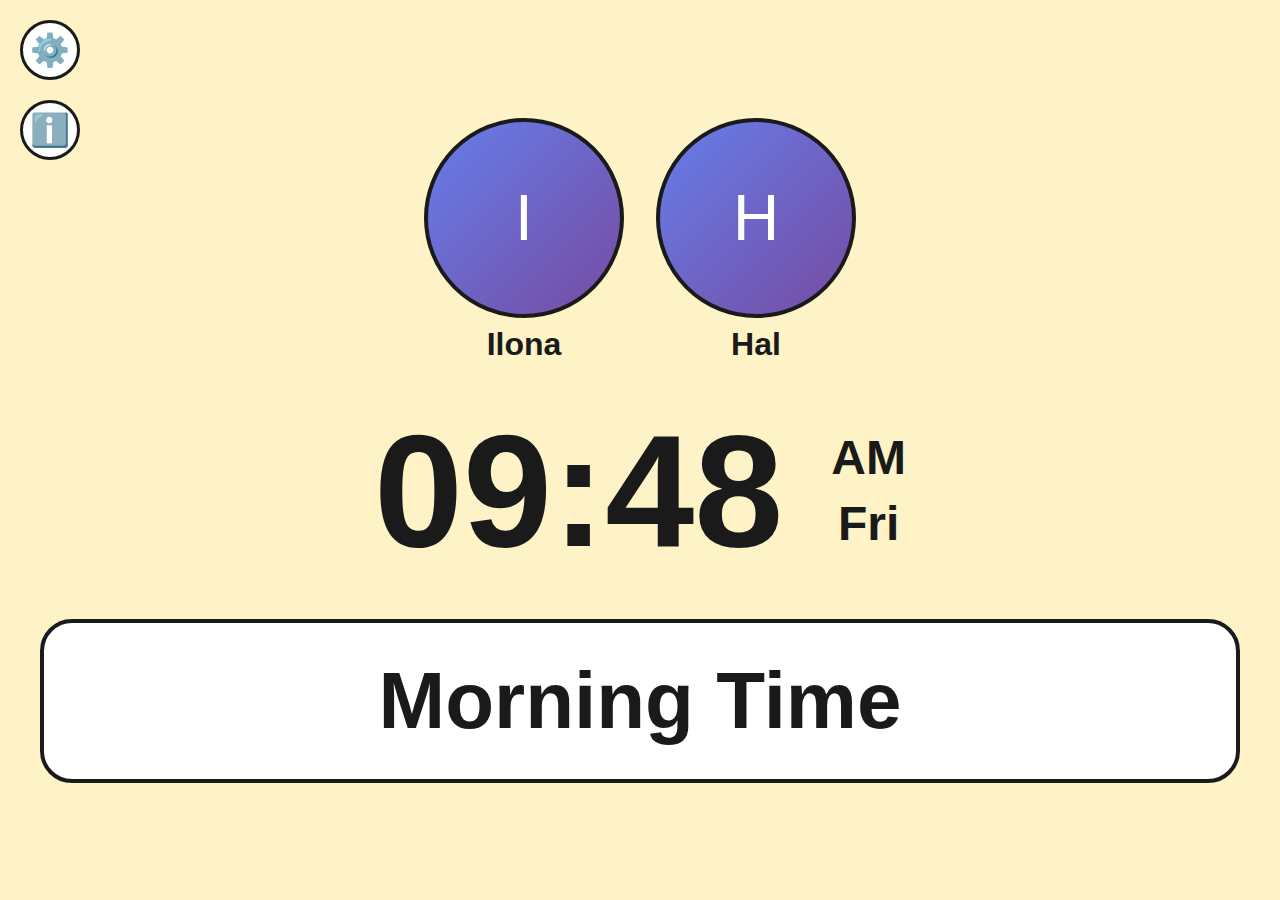
<file: indexPhase5.html>
<!DOCTYPE html>
<html lang="en">
<head>
    <meta charset="UTF-8">
    <meta name="viewport" content="width=device-width, initial-scale=1.0">
    <meta name="mobile-web-app-capable" content="yes">
    <meta name="apple-mobile-web-app-capable" content="yes">
    <meta name="apple-mobile-web-app-status-bar-style" content="black-translucent">
    <meta name="apple-mobile-web-app-title" content="Clock">
    <link rel="manifest" href="manifest.json">
    <title>Activity Clock</title>
    <style>
        * {
            margin: 0;
            padding: 0;
            box-sizing: border-box;
        }
        
        body {
            font-family: -apple-system, BlinkMacSystemFont, 'Segoe UI', Arial, sans-serif;
            display: flex;
            align-items: center;
            justify-content: center;
            min-height: 100vh;
            padding: 20px;
            transition: background-color 0.5s;
        }
        
        .container {
            width: 100%;
            max-width: 1200px;
            text-align: center;
        }
        
        .settings-btn {
            position: fixed;
            top: 20px;
            left: 20px;
            width: 60px;
            height: 60px;
            background: white;
            border: 3px solid #1a1a1a;
            border-radius: 50%;
            display: flex;
            align-items: center;
            justify-content: center;
            cursor: pointer;
            font-size: 2rem;
            z-index: 100;
            transition: all 0.3s;
        }
        
        .settings-btn:hover {
            background: #f3f4f6;
        }
        
        .settings-btn:active {
            transform: scale(0.95);
        }
        
        .settings-btn.pressing {
            background: #2563eb;
            border-color: #1e40af;
            color: white;
            transform: scale(0.95);
        }
        
        .bg-night .settings-btn {
            background: #475569;
            border-color: #94a3b8;
            color: white;
        }
        
        .info-btn {
            position: fixed;
            top: 100px;
            left: 20px;
            width: 60px;
            height: 60px;
            background: white;
            border: 3px solid #1a1a1a;
            border-radius: 50%;
            display: flex;
            align-items: center;
            justify-content: center;
            cursor: pointer;
            font-size: 2rem;
            z-index: 100;
            transition: all 0.3s;
        }
        
        .info-btn:hover {
            background: #f3f4f6;
        }
        
        .info-btn.pressing {
            background: #2563eb;
            border-color: #1e40af;
            color: white;
            transform: scale(0.95);
        }
        
        .bg-night .info-btn {
            background: #475569;
            border-color: #94a3b8;
            color: white;
        }
        
        .home-btn {
            position: fixed;
            top: 20px;
            left: 50%;
            transform: translateX(-50%);
            width: 70px;
            height: 70px;
            background: white;
            border: 4px solid #1a1a1a;
            border-radius: 50%;
            display: none;
            align-items: center;
            justify-content: center;
            cursor: pointer;
            font-size: 2.5rem;
            z-index: 1100;
            transition: all 0.3s;
            box-shadow: 0 4px 6px rgba(0,0,0,0.1);
        }
        
        .home-btn.visible {
            display: flex;
        }
        
        .home-btn:hover {
            background: #f3f4f6;
            transform: translateX(-50%) scale(1.05);
        }
        
        .home-btn:active {
            transform: translateX(-50%) scale(0.95);
        }
        
        .caregiver-info-panel {
            display: none;
            position: fixed;
            top: 0;
            left: 0;
            right: 0;
            bottom: 0;
            background: white;
            z-index: 1000;
            overflow-y: auto;
            padding: 100px 40px 40px 40px;
        }
        
        .caregiver-info-panel.active {
            display: block;
        }
        
        .info-section {
            margin-bottom: 2.5rem;
            padding-bottom: 2rem;
            border-bottom: 2px solid #e5e7eb;
        }
        
        .info-section:last-child {
            border-bottom: none;
        }
        
        .info-section-title {
            font-size: 1.75rem;
            font-weight: bold;
            color: #1a1a1a;
            margin-bottom: 1rem;
        }
        
        .info-item {
            margin-bottom: 1rem;
            padding: 0.75rem;
            background: #f9fafb;
            border-radius: 0.5rem;
        }
        
        .info-item-label {
            font-size: 0.875rem;
            font-weight: 600;
            color: #6b7280;
            text-transform: uppercase;
            letter-spacing: 0.05em;
            margin-bottom: 0.25rem;
        }
        
        .info-item-value {
            font-size: 1.25rem;
            color: #1a1a1a;
            font-weight: 500;
        }
        
        .info-item-value a {
            color: #2563eb;
            text-decoration: none;
        }
        
        .info-item-value a:hover {
            text-decoration: underline;
        }
        
        .info-empty {
            font-size: 1rem;
            color: #9ca3af;
            font-style: italic;
            padding: 1rem;
        }
        
        .medication-indicator {
            position: fixed;
            bottom: 20px;
            right: 20px;
            width: 80px;
            height: 80px;
            background: white;
            border: 4px solid #f59e0b;
            border-radius: 50%;
            display: none;
            align-items: center;
            justify-content: center;
            font-size: 3rem;
            z-index: 90;
            box-shadow: 0 4px 12px rgba(245, 158, 11, 0.3);
            animation: pulse 2s ease-in-out infinite;
        }
        
        .medication-indicator.active {
            display: flex;
        }
        
        @keyframes pulse {
            0%, 100% {
                transform: scale(1);
                opacity: 1;
            }
            50% {
                transform: scale(1.05);
                opacity: 0.9;
            }
        }
        
        body.medication-active {
            border: 8px solid #fbbf24;
        }
        
        .medication-list {
            display: flex;
            flex-direction: column;
            gap: 1rem;
        }
        
        .medication-item {
            display: grid;
            grid-template-columns: 1fr 1fr 1fr auto;
            gap: 1rem;
            padding: 1rem;
            background: #f9fafb;
            border-radius: 0.5rem;
            align-items: center;
        }
        
        .medication-item .form-input {
            margin: 0;
        }
        
        .medication-item .btn-danger {
            padding: 0.5rem 1rem;
            font-size: 0.875rem;
        }
        
        .caregiver-toggle {
            position: fixed;
            top: 20px;
            right: 20px;
            background: white;
            border: 3px solid #1a1a1a;
            border-radius: 50%;
            width: 60px;
            height: 60px;
            display: flex;
            align-items: center;
            justify-content: center;
            cursor: pointer;
            font-size: 2rem;
            transition: all 0.3s;
            z-index: 100;
        }
        
        .caregiver-toggle:hover {
            background: #f3f4f6;
        }
        
        .caregiver-toggle:active {
            transform: scale(0.95);
        }
        
        .bg-night .caregiver-toggle {
            background: #475569;
            border-color: #94a3b8;
            color: white;
        }
        
        /* Force button visibility - override any display:none */
        .caregiver-toggle:not([style*="display: none"]) {
            display: flex !important;
        }
        
        .photos-section {
            display: flex;
            justify-content: center;
            align-items: flex-start;
            gap: 2rem;
            margin-bottom: 3rem;
        }
        
        .photo-card {
            display: flex;
            flex-direction: column;
            align-items: center;
            gap: 0.5rem;
        }
        
        .photo {
            width: 200px;
            height: 200px;
            border-radius: 50%;
            background: linear-gradient(135deg, #667eea 0%, #764ba2 100%);
            border: 4px solid #1a1a1a;
            display: flex;
            align-items: center;
            justify-content: center;
            font-size: 4rem;
            color: white;
            object-fit: cover;
        }
        
        .photo img {
            width: 100%;
            height: 100%;
            border-radius: 50%;
            object-fit: cover;
        }
        
        .bg-night .photo {
            border-color: #94a3b8;
        }
        
        .photo-name {
            font-size: 2rem;
            font-weight: 600;
        }
        
        .datetime-row {
            font-size: 4rem;
            font-weight: bold;
            margin-bottom: 3rem;
            display: flex;
            justify-content: center;
            align-items: center;
            gap: 3rem;
        }
        
        .time {
            font-size: 10rem;
            font-weight: bold;
            line-height: 1;
        }
        
        .period-day-stack {
            display: flex;
            flex-direction: column;
            align-items: center;
            font-size: 3rem;
            font-weight: bold;
            line-height: 1.2;
            gap: 0.5rem;
        }
        
        .activity {
            font-size: 5rem;
            font-weight: bold;
            padding: 2rem 3rem;
            border-radius: 2rem;
            background: white;
            border: 4px solid #1a1a1a;
        }
        
        .bg-morning { background-color: #fef3c7; color: #1a1a1a; }
        .bg-afternoon { background-color: #dbeafe; color: #1a1a1a; }
        .bg-evening { background-color: #e9d5ff; color: #1a1a1a; }
        .bg-night { background-color: #334155; color: white; }
        
        .bg-night .activity {
            background-color: #475569;
            border-color: #94a3b8;
            color: white;
        }
        
        .bg-night .photo-name {
            color: #e2e8f0;
        }
        
        .settings-panel {
            display: none;
            position: fixed;
            top: 0;
            left: 0;
            right: 0;
            bottom: 0;
            background: white;
            z-index: 1000;
            overflow-y: auto;
        }
        
        .settings-panel.active {
            display: flex;
            flex-direction: column;
        }
        
        .settings-header {
            background: #1a1a1a;
            color: white;
            padding: 1.5rem;
            font-size: 1.5rem;
            font-weight: bold;
            text-align: center;
        }
        
        .settings-tabs {
            display: flex;
            background: #f3f4f6;
            border-bottom: 2px solid #e5e7eb;
            overflow-x: auto;
        }
        
        .tab {
            flex: 1;
            padding: 1rem;
            background: #f3f4f6;
            border: none;
            cursor: pointer;
            font-size: 1rem;
            font-weight: 600;
            transition: all 0.3s;
            min-width: 120px;
        }
        
        .tab:hover {
            background: #e5e7eb;
        }
        
        .tab.active {
            background: white;
            border-bottom: 3px solid #1a1a1a;
        }
        
        .settings-content {
            flex: 1;
            padding: 2rem;
            overflow-y: auto;
        }
        
        .tab-panel {
            display: none;
        }
        
        .tab-panel.active {
            display: block;
        }
        
        .form-group {
            margin-bottom: 1.5rem;
        }
        
        .form-label {
            display: block;
            font-weight: 600;
            margin-bottom: 0.5rem;
            font-size: 1.1rem;
        }
        
        .form-input {
            width: 100%;
            padding: 0.75rem;
            font-size: 1rem;
            border: 2px solid #d1d5db;
            border-radius: 0.5rem;
            font-family: inherit;
        }
        
        .form-input:focus {
            outline: none;
            border-color: #1a1a1a;
        }
        
        .photo-upload-section {
            display: flex;
            flex-direction: column;
            align-items: center;
            gap: 1rem;
            padding: 1rem;
            border: 2px dashed #d1d5db;
            border-radius: 0.5rem;
        }
        
        .photo-preview {
            width: 150px;
            height: 150px;
            border-radius: 50%;
            background: #f3f4f6;
            display: flex;
            align-items: center;
            justify-content: center;
            font-size: 3rem;
            border: 3px solid #d1d5db;
            object-fit: cover;
        }
        
        .photo-buttons {
            display: flex;
            gap: 0.5rem;
            flex-wrap: wrap;
            justify-content: center;
        }
        
        .btn {
            padding: 0.75rem 1.5rem;
            font-size: 1rem;
            font-weight: 600;
            border: none;
            border-radius: 0.5rem;
            cursor: pointer;
            transition: all 0.3s;
        }
        
        .btn-primary {
            background: #1a1a1a;
            color: white;
        }
        
        .btn-primary:hover {
            background: #374151;
        }
        
        .btn-secondary {
            background: #e5e7eb;
            color: #1a1a1a;
        }
        
        .btn-secondary:hover {
            background: #d1d5db;
        }
        
        .btn-danger {
            background: #ef4444;
            color: white;
        }
        
        .btn-danger:hover {
            background: #dc2626;
        }
        
        .settings-actions {
            display: flex;
            gap: 1rem;
            padding: 1.5rem;
            background: #f9fafb;
            border-top: 2px solid #e5e7eb;
            justify-content: center;
            flex-wrap: wrap;
        }
        
        .schedule-grid {
            display: grid;
            gap: 1rem;
        }
        
        .schedule-item {
            display: grid;
            grid-template-columns: 1fr 1fr 2fr;
            gap: 0.5rem;
            align-items: center;
        }
        
        .caregiver-list {
            display: flex;
            flex-direction: column;
            gap: 1rem;
        }
        
        .caregiver-item {
            display: flex;
            align-items: center;
            gap: 1rem;
            padding: 1rem;
            border: 2px solid #e5e7eb;
            border-radius: 0.5rem;
        }
        
        @media (max-width: 768px) {
            .settings-btn, .caregiver-toggle {
                width: 50px;
                height: 50px;
                font-size: 1.5rem;
                top: 10px;
            }
            
            .settings-btn {
                left: 10px;
            }
            
            .caregiver-toggle {
                right: 10px;
            }
            
            .photo {
                width: 150px;
                height: 150px;
                font-size: 3rem;
            }
            
            .photo-name { font-size: 1.5rem; }
            .datetime-row { 
                gap: 1.5rem;
            }
            .time { font-size: 6rem; }
            .period-day-stack { font-size: 2rem; }
            .activity { font-size: 3.5rem; padding: 1.5rem 2rem; }
            
            .schedule-item {
                grid-template-columns: 1fr;
            }
        }
        
        .hidden {
            display: none;
        }
    </style>
</head>
<body>
    <button class="settings-btn" id="settingsBtn" title="Settings">⚙️</button>
    <button class="info-btn" id="infoBtn" title="Press and hold for caregiver info">ℹ️</button>
    <button class="caregiver-toggle" id="caregiverToggle" title="Change caregiver">👤</button>
    <button class="home-btn" id="homeBtn" title="Return to clock">🏠</button>
    <div class="medication-indicator" id="medicationIndicator">💊</div>

    <div class="container" id="clockDisplay">
        <div class="photos-section">
            <div class="photo-card">
                <div class="photo" id="patientPhoto">I</div>
                <div class="photo-name" id="patientName">Ilona</div>
            </div>
            <div class="photo-card">
                <div class="photo" id="spousePhoto">H</div>
                <div class="photo-name" id="spouseName">Hal</div>
            </div>
            <div class="photo-card" id="caregiverCard" style="display: none;">
                <div class="photo" id="caregiverPhoto">C</div>
                <div class="photo-name" id="caregiverName">Caregiver</div>
            </div>
        </div>
        
        <div class="datetime-row">
            <span class="time" id="time"></span>
            <div class="period-day-stack">
                <span id="period"></span>
                <span id="day"></span>
            </div>
        </div>
        <div class="activity" id="activity"></div>
    </div>

    <div class="caregiver-info-panel" id="caregiverInfoPanel">
        <div id="infoContent"></div>
    </div>

    <div class="settings-panel" id="settingsPanel">
        <div class="settings-header">⚙️ Clock Settings</div>
        
        <div class="settings-tabs">
            <button class="tab active" data-tab="personal">Personal Info</button>
            <button class="tab" data-tab="schedule">Daily Schedule</button>
            <button class="tab" data-tab="caregivers">Caregivers</button>
            <button class="tab" data-tab="caregiverinfo">Caregiver Info</button>
            <button class="tab" data-tab="events">Special Events</button>
            <button class="tab" data-tab="popups">Pop-up Tasks</button>
            <button class="tab" data-tab="medications">Medications</button>
            <button class="tab" data-tab="help">Help</button>
        </div>
        
        <div class="settings-content">
            <div class="tab-panel active" id="personal">
                <h2>Personal Information</h2>
                
                <div class="form-group">
                    <label class="form-label">Patient First Name</label>
                    <input type="text" class="form-input" id="firstName" placeholder="Legal first name">
                </div>
                
                <div class="form-group">
                    <label class="form-label">Patient Last Name</label>
                    <input type="text" class="form-input" id="lastName" placeholder="Legal last name">
                </div>
                
                <div class="form-group">
                    <label class="form-label">Display Name (shown on clock)</label>
                    <input type="text" class="form-input" id="displayName" placeholder="Nickname or preferred name">
                </div>
                
                <div class="form-group">
                    <label class="form-label">Patient Photo</label>
                    <div class="photo-upload-section">
                        <div class="photo-preview" id="patientPhotoPreview">P</div>
                        <img id="patientPhotoImg" class="photo-preview" style="display:none;" alt="Patient">
                        <input type="file" id="patientPhotoInput" accept="image/*" style="display:none;">
                        <div class="photo-buttons">
                            <button class="btn btn-secondary" id="patientPhotoChoose">📁 Choose Photo</button>
                            <button class="btn btn-secondary" id="patientPhotoRemove">🗑️ Remove</button>
                        </div>
                    </div>
                </div>
                
                <div class="form-group">
                    <label class="form-label">Primary Caregiver Full Name</label>
                    <input type="text" class="form-input" id="primaryCaregiverName" placeholder="Legal full name">
                </div>
                
                <div class="form-group">
                    <label class="form-label">Display Name (shown on clock)</label>
                    <input type="text" class="form-input" id="primaryCaregiverDisplayName" placeholder="Nickname or preferred name">
                </div>
                
                <div class="form-group">
                    <label class="form-label">Primary Caregiver Relationship</label>
                    <input type="text" class="form-input" id="primaryCaregiverRelationship" placeholder="e.g., Spouse, Daughter, Son, Partner">
                </div>
                
                <div class="form-group">
                    <label class="form-label">Primary Caregiver Phone</label>
                    <input type="tel" class="form-input" id="primaryCaregiverPhone" placeholder="Phone number">
                </div>
                
                <div class="form-group">
                    <label class="form-label">Primary Caregiver Photo</label>
                    <div class="photo-upload-section">
                        <div class="photo-preview" id="primaryCaregiverPhotoPreview">C</div>
                        <img id="primaryCaregiverPhotoImg" class="photo-preview" style="display:none;" alt="Caregiver">
                        <input type="file" id="primaryCaregiverPhotoInput" accept="image/*" style="display:none;">
                        <div class="photo-buttons">
                            <button class="btn btn-secondary" id="primaryCaregiverPhotoChoose">📁 Choose Photo</button>
                            <button class="btn btn-secondary" id="primaryCaregiverPhotoRemove">🗑️ Remove</button>
                        </div>
                    </div>
                </div>
            </div>
            
            <div class="tab-panel" id="schedule">
                <h2>Daily Activity Schedule</h2>
                <p style="margin-bottom: 1rem; color: #666;">Set the times for each daily activity.</p>
                
                <div class="schedule-grid">
                    <div class="schedule-item">
                        <label class="form-label">Start</label>
                        <label class="form-label">End</label>
                        <label class="form-label">Activity</label>
                    </div>
                    <div class="schedule-item">
                        <input type="time" class="form-input" value="06:00">
                        <input type="time" class="form-input" value="09:00">
                        <input type="text" class="form-input" value="Breakfast Time">
                    </div>
                    <div class="schedule-item">
                        <input type="time" class="form-input" value="09:00">
                        <input type="time" class="form-input" value="12:00">
                        <input type="text" class="form-input" value="Morning Time">
                    </div>
                    <div class="schedule-item">
                        <input type="time" class="form-input" value="12:00">
                        <input type="time" class="form-input" value="13:00">
                        <input type="text" class="form-input" value="Lunch Time">
                    </div>
                    <div class="schedule-item">
                        <input type="time" class="form-input" value="13:00">
                        <input type="time" class="form-input" value="17:00">
                        <input type="text" class="form-input" value="Afternoon Time">
                    </div>
                    <div class="schedule-item">
                        <input type="time" class="form-input" value="17:00">
                        <input type="time" class="form-input" value="19:00">
                        <input type="text" class="form-input" value="Dinner Time">
                    </div>
                    <div class="schedule-item">
                        <input type="time" class="form-input" value="19:00">
                        <input type="time" class="form-input" value="22:00">
                        <input type="text" class="form-input" value="Evening Time">
                    </div>
                    <div class="schedule-item">
                        <input type="time" class="form-input" value="22:00">
                        <input type="time" class="form-input" value="06:00">
                        <input type="text" class="form-input" value="Sleep Time">
                    </div>
                </div>
            </div>
            
            <div class="tab-panel" id="caregivers">
                <h2>Additional Caregivers</h2>
                <p style="margin-bottom: 1rem; color: #666;">Add other people who help with care. Use the 👤 button on the clock to display who is currently helping.</p>
                
                <div class="caregiver-list"></div>
                
                <button class="btn btn-primary" id="addCaregiverBtn" style="margin-top: 1rem;">+ Add Caregiver</button>
                
                <div style="margin-top: 2rem; padding: 1rem; background: #f9fafb; border-radius: 0.5rem; color: #666;">
                    <strong>Note:</strong> Display names are what appear on the clock. Full names are for records and emergency contacts.
                </div>
            </div>
            
            <div class="tab-panel" id="caregiverinfo">
                <h2>Caregiver Reference Information</h2>
                <p style="margin-bottom: 1.5rem; color: #666;">Emergency contacts, medical team, and important information for caregivers.</p>
                
                <h3 style="margin-top: 2rem; margin-bottom: 1rem; color: #1a1a1a;">Emergency Contacts</h3>
                <div class="form-group">
                    <label class="form-label">Primary Emergency Contact</label>
                    <input type="text" class="form-input" id="emergencyContact1Name" placeholder="Name">
                    <input type="tel" class="form-input" style="margin-top: 0.5rem;" id="emergencyContact1Phone" placeholder="Phone Number">
                    <textarea class="form-input" style="margin-top: 0.5rem;" id="emergencyContact1Note" rows="2" placeholder="Note (relationship, when to call, etc.)"></textarea>
                </div>
                <div class="form-group">
                    <label class="form-label">Secondary Emergency Contact</label>
                    <input type="text" class="form-input" id="emergencyContact2Name" placeholder="Name">
                    <input type="tel" class="form-input" style="margin-top: 0.5rem;" id="emergencyContact2Phone" placeholder="Phone Number">
                    <textarea class="form-input" style="margin-top: 0.5rem;" id="emergencyContact2Note" rows="2" placeholder="Note (relationship, when to call, etc.)"></textarea>
                </div>
                
                <h3 style="margin-top: 2rem; margin-bottom: 1rem; color: #1a1a1a;">Medical Team</h3>
                <div class="form-group">
                    <label class="form-label">Primary Physician</label>
                    <input type="text" class="form-input" id="primaryPhysicianName" placeholder="Dr. Name">
                    <input type="tel" class="form-input" style="margin-top: 0.5rem;" id="primaryPhysicianPhone" placeholder="Phone Number">
                    <textarea class="form-input" style="margin-top: 0.5rem;" id="primaryPhysicianNote" rows="2" placeholder="Note (specialty, office hours, etc.)"></textarea>
                </div>
                <div class="form-group">
                    <label class="form-label">Preferred Hospital</label>
                    <input type="text" class="form-input" id="preferredHospital" placeholder="Hospital name and address">
                </div>
                
                <h3 style="margin-top: 2rem; margin-bottom: 1rem; color: #1a1a1a;">Legal & Directives</h3>
                <div class="form-group">
                    <label class="form-label">Power of Attorney</label>
                    <input type="text" class="form-input" id="poaName" placeholder="Name">
                    <input type="tel" class="form-input" style="margin-top: 0.5rem;" id="poaPhone" placeholder="Phone Number">
                    <textarea class="form-input" style="margin-top: 0.5rem;" id="poaNote" rows="2" placeholder="Note (type of POA, document location, etc.)"></textarea>
                </div>
                <div class="form-group">
                    <label class="form-label">DNR Status</label>
                    <select class="form-input" id="dnrStatus">
                        <option value="">Select...</option>
                        <option value="Yes">Yes - DNR on file</option>
                        <option value="No">No - Full resuscitation</option>
                    </select>
                </div>
                
                <h3 style="margin-top: 2rem; margin-bottom: 1rem; color: #1a1a1a;">Medical Information</h3>
                <div class="form-group">
                    <label class="form-label">Known Allergies</label>
                    <textarea class="form-input" id="allergies" rows="3" placeholder="List any allergies"></textarea>
                </div>
                <div class="form-group">
                    <label class="form-label">Current Diagnoses/Conditions</label>
                    <textarea class="form-input" id="conditions" rows="3" placeholder="List current medical conditions"></textarea>
                </div>
            </div>
            
            <div class="tab-panel" id="events">
                <h2>Special Events & Holidays</h2>
                <p style="margin-bottom: 1rem; color: #666;">Coming in Phase 3</p>
            </div>
            
            <div class="tab-panel" id="popups">
                <h2>Pop-up Task Reminders</h2>
                <p style="margin-bottom: 1rem; color: #666;">Coming in Phase 4</p>
            </div>
            
            <div class="tab-panel" id="medications">
                <h2>Medication Schedule</h2>
                <p style="margin-bottom: 1.5rem; color: #666;">Set medication times. A subtle reminder (💊 icon and border) will appear 30 minutes before each scheduled time.</p>
                
                <div class="medication-list" id="medicationList"></div>
                
                <button class="btn btn-primary" id="addMedicationBtn" style="margin-top: 1rem;">+ Add Medication Time</button>
                
                <div style="margin-top: 2rem; padding: 1rem; background: #f9fafb; border-radius: 0.5rem; color: #666;">
                    <strong>How it works:</strong>
                    <ul style="margin-left: 1.5rem; margin-top: 0.5rem; line-height: 1.6;">
                        <li>Reminder appears 30 minutes before scheduled time</li>
                        <li>💊 icon pulses gently in corner</li>
                        <li>Subtle colored border around screen</li>
                        <li>Check off medications in info panel (ℹ️ button)</li>
                        <li>Reminder auto-dismisses 30 minutes after scheduled time</li>
                    </ul>
                </div>
            </div>
            
            <div class="tab-panel" id="help">
                <h2 style="color: #1a1a1a;">Help & Information</h2>
                
                <h3 style="margin-top: 2rem; margin-bottom: 1rem; color: #1a1a1a;">Understanding Data Storage</h3>
                <p style="margin-bottom: 1rem; color: #374151;">Your settings are saved automatically to your device's browser storage (localStorage). This means:</p>
                <ul style="margin-left: 2rem; margin-bottom: 1rem; line-height: 1.6; color: #374151;">
                    <li><strong>Privacy:</strong> Your information never leaves your device - no server sees or stores your data</li>
                    <li><strong>Browser-specific:</strong> Each browser has separate settings (iPad Safari ≠ MacBook Safari)</li>
                    <li><strong>Device-specific:</strong> Settings on one device don't sync to others</li>
                </ul>
                
                <h3 style="margin-top: 2rem; margin-bottom: 1rem; color: #ef4444;">⚠️ Important Warning</h3>
                <p style="margin-bottom: 1rem; padding: 1rem; background: #fee2e2; border-radius: 0.5rem; color: #991b1b;">
                    <strong>Clearing browser data will DELETE all your settings!</strong> This includes all names, photos, schedules, and customizations.
                </p>
                
                <h3 style="margin-top: 2rem; margin-bottom: 1rem; color: #1a1a1a;">Protect Your Settings</h3>
                <p style="margin-bottom: 1rem; color: #374151;"><strong>Export regularly as backup:</strong></p>
                <ol style="margin-left: 2rem; margin-bottom: 1rem; line-height: 1.6; color: #374151;">
                    <li>Click "💾 Export" button (below)</li>
                    <li>File named <code style="background: #f3f4f6; padding: 0.2rem 0.4rem; border-radius: 0.25rem;">clock-settings.json</code> downloads</li>
                    <li>Save it somewhere safe (email to yourself, iCloud Drive, computer)</li>
                    <li>To restore: Click "📂 Import" and select your backup file</li>
                </ol>
                
                <h3 style="margin-top: 2rem; margin-bottom: 1rem; color: #1a1a1a;">Transferring Between Devices</h3>
                <p style="margin-bottom: 1rem; color: #374151;">To use the same settings on multiple devices:</p>
                <ol style="margin-left: 2rem; margin-bottom: 1rem; line-height: 1.6; color: #374151;">
                    <li>Export settings from first device</li>
                    <li>Send file to second device (email, AirDrop)</li>
                    <li>Import on second device</li>
                </ol>
                
                <h3 style="margin-top: 2rem; margin-bottom: 1rem; color: #1a1a1a;">Troubleshooting</h3>
                <p style="margin-bottom: 0.5rem; color: #374151;"><strong>Settings won't save:</strong></p>
                <ul style="margin-left: 2rem; margin-bottom: 1rem; line-height: 1.6; color: #374151;">
                    <li>Make sure you clicked "Save" button</li>
                    <li>Check Settings → Safari → Block All Cookies is OFF</li>
                </ul>
                
                <p style="margin-bottom: 0.5rem; color: #374151;"><strong>Settings disappeared:</strong></p>
                <ul style="margin-left: 2rem; margin-bottom: 1rem; line-height: 1.6; color: #374151;">
                    <li>Did you clear browser data? Import your backup file</li>
                    <li>Switched browsers? Each browser has separate settings</li>
                </ul>
                
                <p style="margin-bottom: 0.5rem; color: #374151;"><strong>Photos not loading:</strong></p>
                <ul style="margin-left: 2rem; margin-bottom: 1rem; line-height: 1.6; color: #374151;">
                    <li>Keep photos under 2MB</li>
                    <li>Use JPG or PNG format</li>
                </ul>
                
                <h3 style="margin-top: 2rem; margin-bottom: 1rem; color: #1a1a1a;">Privacy & Security</h3>
                <ul style="margin-left: 2rem; margin-bottom: 1rem; line-height: 1.6; color: #374151;">
                    <li>All data stored locally on YOUR device only</li>
                    <li>Photos stored as data in your browser</li>
                    <li>No internet connection needed after first load</li>
                    <li>No accounts, tracking, or analytics</li>
                    <li>We never see your information</li>
                </ul>
                
                <h3 style="margin-top: 2rem; margin-bottom: 1rem; color: #1a1a1a;">More Information</h3>
                <p style="margin-bottom: 1rem; color: #374151;">
                    For complete documentation, visit: <a href="https://github.com/hal-madharbor/dementia-clock" target="_blank" style="color: #2563eb; text-decoration: underline;">GitHub Repository</a>
                </p>
                
                <p style="margin-top: 2rem; padding: 1rem; background: #f9fafb; border-radius: 0.5rem; color: #666;">
                    <strong>Version:</strong> 2.0 (Phase 2 Complete)<br>
                    <strong>Last Updated:</strong> October 2025
                </p>
            </div>
        </div>
        
        <div class="settings-actions">
            <button class="btn btn-secondary" id="exportBtn">💾 Export</button>
            <button class="btn btn-secondary" id="importBtn">📂 Import</button>
            <button class="btn btn-danger" id="resetBtn">🔄 Reset</button>
            <button class="btn btn-secondary" id="cancelBtn">✕ Cancel</button>
            <button class="btn btn-primary" id="saveBtn">✓ Save</button>
        </div>
    </div>

    <script>
        const DEFAULT_SETTINGS = {
            firstName: "Ilona",
            lastName: "Jones",
            displayName: "Ilona",
            photo: null,
            primaryCaregiver: {
                name: "Hal",
                displayName: "Hal",
                relationship: "Husband",
                phone: "",
                photo: null
            },
            additionalCaregivers: [],
            currentCaregiverIndex: -1,
            schedule: [
                { start: "06:00", end: "09:00", label: "Breakfast Time" },
                { start: "09:00", end: "12:00", label: "Morning Time" },
                { start: "12:00", end: "13:00", label: "Lunch Time" },
                { start: "13:00", end: "17:00", label: "Afternoon Time" },
                { start: "17:00", end: "19:00", label: "Dinner Time" },
                { start: "19:00", end: "22:00", label: "Evening Time" },
                { start: "22:00", end: "06:00", label: "Sleep Time" }
            ],
            caregiverInfo: {
                emergencyContacts: {
                    contact1: { name: "", phone: "", note: "" },
                    contact2: { name: "", phone: "", note: "" }
                },
                medicalTeam: {
                    primaryPhysician: { name: "", phone: "", note: "" },
                    preferredHospital: ""
                },
                legal: {
                    poa: { name: "", phone: "", note: "" },
                    dnrStatus: ""
                },
                medical: {
                    allergies: "",
                    conditions: ""
                }
            },
            medications: []
        };
        
        let settings = loadSettings();
        
        function handlePhotoUpload(inputElement, previewElement, imgElement, callback) {
            inputElement.click();
            inputElement.onchange = (e) => {
                const file = e.target.files[0];
                if (file) {
                    if (file.size > 2 * 1024 * 1024) {
                        alert('Photo too large. Please use a photo under 2MB.');
                        return;
                    }
                    const reader = new FileReader();
                    reader.onload = (event) => {
                        const base64 = event.target.result;
                        imgElement.src = base64;
                        imgElement.style.display = 'block';
                        previewElement.style.display = 'none';
                        if (callback) callback(base64);
                    };
                    reader.readAsDataURL(file);
                }
            };
        }
        
        function removePhoto(previewElement, imgElement, initialText, callback) {
            imgElement.style.display = 'none';
            imgElement.src = '';
            previewElement.style.display = 'flex';
            previewElement.textContent = initialText;
            if (callback) callback(null);
        }
        
        function displayPhoto(imgElement, previewElement, base64Data, fallbackText) {
            if (base64Data) {
                imgElement.src = base64Data;
                imgElement.style.display = 'block';
                previewElement.style.display = 'none';
            } else {
                imgElement.style.display = 'none';
                previewElement.style.display = 'flex';
                previewElement.textContent = fallbackText;
            }
        }
        
        document.getElementById('patientPhotoChoose').addEventListener('click', () => {
            handlePhotoUpload(
                document.getElementById('patientPhotoInput'),
                document.getElementById('patientPhotoPreview'),
                document.getElementById('patientPhotoImg'),
                (base64) => { settings.photo = base64; }
            );
        });
        
        document.getElementById('patientPhotoRemove').addEventListener('click', () => {
            removePhoto(
                document.getElementById('patientPhotoPreview'),
                document.getElementById('patientPhotoImg'),
                settings.displayName[0] || 'P',
                (val) => { settings.photo = val; }
            );
        });
        
        document.getElementById('primaryCaregiverPhotoChoose').addEventListener('click', () => {
            handlePhotoUpload(
                document.getElementById('primaryCaregiverPhotoInput'),
                document.getElementById('primaryCaregiverPhotoPreview'),
                document.getElementById('primaryCaregiverPhotoImg'),
                (base64) => { settings.primaryCaregiver.photo = base64; }
            );
        });
        
        document.getElementById('primaryCaregiverPhotoRemove').addEventListener('click', () => {
            removePhoto(
                document.getElementById('primaryCaregiverPhotoPreview'),
                document.getElementById('primaryCaregiverPhotoImg'),
                settings.primaryCaregiver.displayName[0] || 'C',
                (val) => { settings.primaryCaregiver.photo = val; }
            );
        });
        
        function saveSettings() {
            try {
                localStorage.setItem('dementiaClockSettings', JSON.stringify(settings));
                return true;
            } catch (error) {
                console.error('Error saving:', error);
                alert('Error saving settings.');
                return false;
            }
        }
        
        function loadSettings() {
            try {
                const saved = localStorage.getItem('dementiaClockSettings');
                if (saved) {
                    const loaded = JSON.parse(saved);
                    if (!loaded.caregiverInfo) {
                        loaded.caregiverInfo = JSON.parse(JSON.stringify(DEFAULT_SETTINGS.caregiverInfo));
                    }
                    if (!loaded.displayName) {
                        loaded.displayName = loaded.firstName || "Patient";
                    }
                    if (!loaded.photo) {
                        loaded.photo = null;
                    }
                    if (!loaded.primaryCaregiver) {
                        loaded.primaryCaregiver = {
                            name: loaded.spouseName || "Caregiver",
                            displayName: loaded.spouseName || "Caregiver",
                            relationship: "Primary Caregiver",
                            phone: "",
                            photo: null
                        };
                    }
                    if (!loaded.primaryCaregiver.displayName) {
                        loaded.primaryCaregiver.displayName = loaded.primaryCaregiver.name;
                    }
                    if (!loaded.primaryCaregiver.phone) {
                        loaded.primaryCaregiver.phone = "";
                    }
                    if (!loaded.primaryCaregiver.photo) {
                        loaded.primaryCaregiver.photo = null;
                    }
                    if (!loaded.additionalCaregivers) {
                        loaded.additionalCaregivers = [];
                        loaded.currentCaregiverIndex = -1;
                    }
                    loaded.additionalCaregivers.forEach(cg => {
                        if (!cg.phone) cg.phone = "";
                        if (!cg.displayName) cg.displayName = cg.name;
                        if (!cg.photo) cg.photo = null;
                    });
                    return loaded;
                }
            } catch (error) {
                console.error('Error loading:', error);
            }
            return JSON.parse(JSON.stringify(DEFAULT_SETTINGS));
        }
        
        function resetSettings() {
            settings = JSON.parse(JSON.stringify(DEFAULT_SETTINGS));
            saveSettings();
            loadSettingsIntoForm();
            updateClock();
            updateCaregiverDisplay();
        }
        
        function renderMedicationList() {
            const container = document.getElementById('medicationList');
            container.innerHTML = '';
            
            if (!settings.medications || settings.medications.length === 0) {
                container.innerHTML = '<p style="color: #666; padding: 1rem;">No medication times added yet.</p>';
                return;
            }
            
            settings.medications.forEach((med, index) => {
                const div = document.createElement('div');
                div.className = 'medication-item';
                div.innerHTML = `
                    <div>
                        <label class="form-label" style="margin-bottom: 0.25rem;">Time</label>
                        <input type="time" class="form-input med-time-input" data-index="${index}" value="${med.time}">
                    </div>
                    <div>
                        <label class="form-label" style="margin-bottom: 0.25rem;">Medication Name</label>
                        <input type="text" class="form-input med-name-input" data-index="${index}" value="${med.name}" placeholder="e.g., Blood pressure pill">
                    </div>
                    <div>
                        <label class="form-label" style="margin-bottom: 0.25rem;">Dosage</label>
                        <input type="text" class="form-input med-dosage-input" data-index="${index}" value="${med.dosage}" placeholder="e.g., 10mg">
                    </div>
                    <button class="btn btn-danger" data-index="${index}">Remove</button>
                `;
                container.appendChild(div);
            });
            
            // Add event listeners
            document.querySelectorAll('.med-time-input').forEach(input => {
                input.addEventListener('change', (e) => {
                    const index = parseInt(e.target.dataset.index);
                    settings.medications[index].time = e.target.value;
                });
            });
            
            document.querySelectorAll('.med-name-input').forEach(input => {
                input.addEventListener('blur', (e) => {
                    const index = parseInt(e.target.dataset.index);
                    settings.medications[index].name = e.target.value.trim();
                });
            });
            
            document.querySelectorAll('.med-dosage-input').forEach(input => {
                input.addEventListener('blur', (e) => {
                    const index = parseInt(e.target.dataset.index);
                    settings.medications[index].dosage = e.target.value.trim();
                });
            });
            
            document.querySelectorAll('.medication-item .btn-danger').forEach(btn => {
                btn.addEventListener('click', (e) => {
                    const index = parseInt(e.target.dataset.index);
                    if (confirm('Remove this medication time?')) {
                        settings.medications.splice(index, 1);
                        renderMedicationList();
                    }
                });
            });
        }
        
        function checkMedicationReminders() {
            const now = new Date();
            const currentHours = now.getHours();
            const currentMinutes = now.getMinutes();
            const currentTimeInMinutes = currentHours * 60 + currentMinutes;
            
            let shouldShowReminder = false;
            
            if (settings.medications && settings.medications.length > 0) {
                settings.medications.forEach(med => {
                    if (med.time) {
                        const [medHours, medMinutes] = med.time.split(':').map(Number);
                        const medTimeInMinutes = medHours * 60 + medMinutes;
                        
                        // Show reminder 30 minutes before until 30 minutes after
                        const startWindow = medTimeInMinutes - 30;
                        const endWindow = medTimeInMinutes + 30;
                        
                        if (currentTimeInMinutes >= startWindow && currentTimeInMinutes <= endWindow) {
                            shouldShowReminder = true;
                        }
                    }
                });
            }
            
            const indicator = document.getElementById('medicationIndicator');
            if (shouldShowReminder) {
                indicator.classList.add('active');
                document.body.classList.add('medication-active');
            } else {
                indicator.classList.remove('active');
                document.body.classList.remove('medication-active');
            }
        }
        
        function loadSettingsIntoForm() {
            document.getElementById('firstName').value = settings.firstName;
            document.getElementById('lastName').value = settings.lastName;
            document.getElementById('displayName').value = settings.displayName;
            document.getElementById('primaryCaregiverName').value = settings.primaryCaregiver.name;
            document.getElementById('primaryCaregiverDisplayName').value = settings.primaryCaregiver.displayName;
            document.getElementById('primaryCaregiverRelationship').value = settings.primaryCaregiver.relationship;
            document.getElementById('primaryCaregiverPhone').value = settings.primaryCaregiver.phone;
            
            displayPhoto(
                document.getElementById('patientPhotoImg'),
                document.getElementById('patientPhotoPreview'),
                settings.photo,
                settings.displayName[0] || 'P'
            );
            
            displayPhoto(
                document.getElementById('primaryCaregiverPhotoImg'),
                document.getElementById('primaryCaregiverPhotoPreview'),
                settings.primaryCaregiver.photo,
                settings.primaryCaregiver.displayName[0] || 'C'
            );
            
            const scheduleInputs = document.querySelectorAll('#schedule .schedule-item');
            settings.schedule.forEach((item, index) => {
                const row = scheduleInputs[index + 1];
                if (row) {
                    const inputs = row.querySelectorAll('.form-input');
                    inputs[0].value = item.start;
                    inputs[1].value = item.end;
                    inputs[2].value = item.label;
                }
            });
            
            renderCaregiverList();
            
            document.getElementById('emergencyContact1Name').value = settings.caregiverInfo.emergencyContacts.contact1.name || '';
            document.getElementById('emergencyContact1Phone').value = settings.caregiverInfo.emergencyContacts.contact1.phone || '';
            document.getElementById('emergencyContact1Note').value = settings.caregiverInfo.emergencyContacts.contact1.note || '';
            document.getElementById('emergencyContact2Name').value = settings.caregiverInfo.emergencyContacts.contact2.name || '';
            document.getElementById('emergencyContact2Phone').value = settings.caregiverInfo.emergencyContacts.contact2.phone || '';
            document.getElementById('emergencyContact2Note').value = settings.caregiverInfo.emergencyContacts.contact2.note || '';
            document.getElementById('primaryPhysicianName').value = settings.caregiverInfo.medicalTeam.primaryPhysician.name || '';
            document.getElementById('primaryPhysicianPhone').value = settings.caregiverInfo.medicalTeam.primaryPhysician.phone || '';
            document.getElementById('primaryPhysicianNote').value = settings.caregiverInfo.medicalTeam.primaryPhysician.note || '';
            document.getElementById('preferredHospital').value = settings.caregiverInfo.medicalTeam.preferredHospital || '';
            document.getElementById('poaName').value = settings.caregiverInfo.legal.poa.name || '';
            document.getElementById('poaPhone').value = settings.caregiverInfo.legal.poa.phone || '';
            document.getElementById('poaNote').value = settings.caregiverInfo.legal.poa.note || '';
            document.getElementById('dnrStatus').value = settings.caregiverInfo.legal.dnrStatus || '';
            document.getElementById('allergies').value = settings.caregiverInfo.medical.allergies || '';
            document.getElementById('conditions').value = settings.caregiverInfo.medical.conditions || '';
            
            renderMedicationList();
        }
        
        function saveFormToSettings() {
            settings.firstName = document.getElementById('firstName').value.trim();
            settings.lastName = document.getElementById('lastName').value.trim();
            settings.displayName = document.getElementById('displayName').value.trim() || settings.firstName;
            settings.primaryCaregiver.name = document.getElementById('primaryCaregiverName').value.trim();
            settings.primaryCaregiver.displayName = document.getElementById('primaryCaregiverDisplayName').value.trim() || settings.primaryCaregiver.name;
            settings.primaryCaregiver.relationship = document.getElementById('primaryCaregiverRelationship').value.trim();
            settings.primaryCaregiver.phone = document.getElementById('primaryCaregiverPhone').value.trim();
            
            const scheduleInputs = document.querySelectorAll('#schedule .schedule-item');
            settings.schedule = [];
            scheduleInputs.forEach((row, index) => {
                if (index === 0) return;
                const inputs = row.querySelectorAll('.form-input');
                settings.schedule.push({
                    start: inputs[0].value,
                    end: inputs[1].value,
                    label: inputs[2].value.trim()
                });
            });
            
            settings.caregiverInfo.emergencyContacts.contact1.name = document.getElementById('emergencyContact1Name').value.trim();
            settings.caregiverInfo.emergencyContacts.contact1.phone = document.getElementById('emergencyContact1Phone').value.trim();
            settings.caregiverInfo.emergencyContacts.contact1.note = document.getElementById('emergencyContact1Note').value.trim();
            settings.caregiverInfo.emergencyContacts.contact2.name = document.getElementById('emergencyContact2Name').value.trim();
            settings.caregiverInfo.emergencyContacts.contact2.phone = document.getElementById('emergencyContact2Phone').value.trim();
            settings.caregiverInfo.emergencyContacts.contact2.note = document.getElementById('emergencyContact2Note').value.trim();
            settings.caregiverInfo.medicalTeam.primaryPhysician.name = document.getElementById('primaryPhysicianName').value.trim();
            settings.caregiverInfo.medicalTeam.primaryPhysician.phone = document.getElementById('primaryPhysicianPhone').value.trim();
            settings.caregiverInfo.medicalTeam.primaryPhysician.note = document.getElementById('primaryPhysicianNote').value.trim();
            settings.caregiverInfo.medicalTeam.preferredHospital = document.getElementById('preferredHospital').value.trim();
            settings.caregiverInfo.legal.poa.name = document.getElementById('poaName').value.trim();
            settings.caregiverInfo.legal.poa.phone = document.getElementById('poaPhone').value.trim();
            settings.caregiverInfo.legal.poa.note = document.getElementById('poaNote').value.trim();
            settings.caregiverInfo.legal.dnrStatus = document.getElementById('dnrStatus').value;
            settings.caregiverInfo.medical.allergies = document.getElementById('allergies').value.trim();
            settings.caregiverInfo.medical.conditions = document.getElementById('conditions').value.trim();
            
            return saveSettings();
        }
        
        function renderCaregiverList() {
            const container = document.querySelector('.caregiver-list');
            container.innerHTML = '';
            
            if (settings.additionalCaregivers.length === 0) {
                container.innerHTML = '<p style="color: #666; padding: 1rem;">No additional caregivers added yet.</p>';
                return;
            }
            
            settings.additionalCaregivers.forEach((caregiver, index) => {
                const item = document.createElement('div');
                item.className = 'caregiver-item';
                
                const photoPreview = caregiver.photo 
                    ? `<img src="${caregiver.photo}" style="width: 80px; height: 80px; border-radius: 50%; object-fit: cover;">` 
                    : `<div class="photo-preview" style="width: 80px; height: 80px; font-size: 2rem;">${(caregiver.displayName || caregiver.name)[0]}</div>`;
                
                item.innerHTML = `
                    ${photoPreview}
                    <div style="flex: 1;">
                        <input type="text" class="form-input caregiver-name-input" data-index="${index}" value="${caregiver.name}" placeholder="Full Name" style="margin-bottom: 0.5rem;">
                        <input type="text" class="form-input caregiver-displayname-input" data-index="${index}" value="${caregiver.displayName || ''}" placeholder="Display Name" style="margin-bottom: 0.5rem;">
                        <input type="text" class="form-input caregiver-relationship-input" data-index="${index}" value="${caregiver.relationship || ''}" placeholder="Relationship" style="margin-bottom: 0.5rem;">
                        <input type="tel" class="form-input caregiver-phone-input" data-index="${index}" value="${caregiver.phone || ''}" placeholder="Phone">
                    </div>
                    <button class="btn btn-secondary caregiver-photo-btn" data-index="${index}">📷 Photo</button>
                    <button class="btn btn-danger remove-caregiver-btn" data-index="${index}">✕</button>
                `;
                container.appendChild(item);
            });
            
            document.querySelectorAll('.remove-caregiver-btn').forEach(btn => {
                btn.addEventListener('click', (e) => {
                    const index = parseInt(e.target.dataset.index);
                    settings.additionalCaregivers.splice(index, 1);
                    if (settings.currentCaregiverIndex >= settings.additionalCaregivers.length) {
                        settings.currentCaregiverIndex = -1;
                    }
                    renderCaregiverList();
                    updateCaregiverDisplay();
                });
            });
            
            document.querySelectorAll('.caregiver-photo-btn').forEach(btn => {
                btn.addEventListener('click', (e) => {
                    const index = parseInt(e.target.dataset.index);
                    const input = document.createElement('input');
                    input.type = 'file';
                    input.accept = 'image/*';
                    input.onchange = (evt) => {
                        const file = evt.target.files[0];
                        if (file) {
                            if (file.size > 2 * 1024 * 1024) {
                                alert('Photo too large. Please use under 2MB.');
                                return;
                            }
                            const reader = new FileReader();
                            reader.onload = (event) => {
                                settings.additionalCaregivers[index].photo = event.target.result;
                                renderCaregiverList();
                            };
                            reader.readAsDataURL(file);
                        }
                    };
                    input.click();
                });
            });
            
            document.querySelectorAll('.caregiver-name-input').forEach(input => {
                input.addEventListener('blur', (e) => {
                    const index = parseInt(e.target.dataset.index);
                    const name = e.target.value.trim();
                    if (name) {
                        settings.additionalCaregivers[index].name = name;
                    }
                });
            });
            
            document.querySelectorAll('.caregiver-displayname-input').forEach(input => {
                input.addEventListener('blur', (e) => {
                    const index = parseInt(e.target.dataset.index);
                    settings.additionalCaregivers[index].displayName = e.target.value.trim() || settings.additionalCaregivers[index].name;
                    renderCaregiverList();
                });
            });
            
            document.querySelectorAll('.caregiver-relationship-input').forEach(input => {
                input.addEventListener('blur', (e) => {
                    const index = parseInt(e.target.dataset.index);
                    settings.additionalCaregivers[index].relationship = e.target.value.trim();
                });
            });
            
            document.querySelectorAll('.caregiver-phone-input').forEach(input => {
                input.addEventListener('blur', (e) => {
                    const index = parseInt(e.target.dataset.index);
                    settings.additionalCaregivers[index].phone = e.target.value.trim();
                });
            });
        }
        
        document.querySelectorAll('.tab').forEach(tab => {
            tab.addEventListener('click', () => {
                document.querySelectorAll('.tab').forEach(t => t.classList.remove('active'));
                document.querySelectorAll('.tab-panel').forEach(p => p.classList.remove('active'));
                tab.classList.add('active');
                document.getElementById(tab.dataset.tab).classList.add('active');
            });
        });
        
        // Info button press-and-hold functionality
        let infoPressTimer = null;
        let infoAutoCloseTimer = null;
        const INFO_BTN = document.getElementById('infoBtn');
        const INFO_PANEL = document.getElementById('caregiverInfoPanel');
        const HOME_BTN = document.getElementById('homeBtn');
        
        function openCaregiverInfo() {
            renderCaregiverInfo();
            INFO_PANEL.classList.add('active');
            HOME_BTN.classList.add('visible');
            
            // Auto-close after 5 minutes
            infoAutoCloseTimer = setTimeout(() => {
                closeCaregiverInfo();
            }, 5 * 60 * 1000);
        }
        
        function closeCaregiverInfo() {
            INFO_PANEL.classList.remove('active');
            HOME_BTN.classList.remove('visible');
            if (infoAutoCloseTimer) {
                clearTimeout(infoAutoCloseTimer);
                infoAutoCloseTimer = null;
            }
        }
        
        function renderCaregiverInfo() {
            const content = document.getElementById('infoContent');
            let html = '';
            
            // Emergency Contacts
            html += '<div class="info-section">';
            html += '<div class="info-section-title">🚨 Emergency Contacts</div>';
            
            if (settings.caregiverInfo.emergencyContacts.contact1.name || settings.caregiverInfo.emergencyContacts.contact1.phone) {
                html += '<div class="info-item">';
                html += '<div class="info-item-label">Primary Emergency Contact</div>';
                html += '<div class="info-item-value">' + (settings.caregiverInfo.emergencyContacts.contact1.name || 'Not set') + '</div>';
                if (settings.caregiverInfo.emergencyContacts.contact1.phone) {
                    html += '<div class="info-item-value"><a href="tel:' + settings.caregiverInfo.emergencyContacts.contact1.phone + '">' + settings.caregiverInfo.emergencyContacts.contact1.phone + '</a></div>';
                }
                if (settings.caregiverInfo.emergencyContacts.contact1.note) {
                    html += '<div class="info-item-value" style="font-size: 1rem; color: #6b7280; margin-top: 0.5rem;">' + settings.caregiverInfo.emergencyContacts.contact1.note.replace(/\n/g, '<br>') + '</div>';
                }
                html += '</div>';
            }
            
            if (settings.caregiverInfo.emergencyContacts.contact2.name || settings.caregiverInfo.emergencyContacts.contact2.phone) {
                html += '<div class="info-item">';
                html += '<div class="info-item-label">Secondary Emergency Contact</div>';
                html += '<div class="info-item-value">' + (settings.caregiverInfo.emergencyContacts.contact2.name || 'Not set') + '</div>';
                if (settings.caregiverInfo.emergencyContacts.contact2.phone) {
                    html += '<div class="info-item-value"><a href="tel:' + settings.caregiverInfo.emergencyContacts.contact2.phone + '">' + settings.caregiverInfo.emergencyContacts.contact2.phone + '</a></div>';
                }
                if (settings.caregiverInfo.emergencyContacts.contact2.note) {
                    html += '<div class="info-item-value" style="font-size: 1rem; color: #6b7280; margin-top: 0.5rem;">' + settings.caregiverInfo.emergencyContacts.contact2.note.replace(/\n/g, '<br>') + '</div>';
                }
                html += '</div>';
            }
            
            if (!settings.caregiverInfo.emergencyContacts.contact1.name && !settings.caregiverInfo.emergencyContacts.contact2.name) {
                html += '<div class="info-empty">No emergency contacts set. Add them in Settings.</div>';
            }
            
            html += '</div>';
            
            // Medical Team
            html += '<div class="info-section">';
            html += '<div class="info-section-title">👨‍⚕️ Medical Team</div>';
            
            if (settings.caregiverInfo.medicalTeam.primaryPhysician.name || settings.caregiverInfo.medicalTeam.primaryPhysician.phone) {
                html += '<div class="info-item">';
                html += '<div class="info-item-label">Primary Physician</div>';
                html += '<div class="info-item-value">' + (settings.caregiverInfo.medicalTeam.primaryPhysician.name || 'Not set') + '</div>';
                if (settings.caregiverInfo.medicalTeam.primaryPhysician.phone) {
                    html += '<div class="info-item-value"><a href="tel:' + settings.caregiverInfo.medicalTeam.primaryPhysician.phone + '">' + settings.caregiverInfo.medicalTeam.primaryPhysician.phone + '</a></div>';
                }
                if (settings.caregiverInfo.medicalTeam.primaryPhysician.note) {
                    html += '<div class="info-item-value" style="font-size: 1rem; color: #6b7280; margin-top: 0.5rem;">' + settings.caregiverInfo.medicalTeam.primaryPhysician.note.replace(/\n/g, '<br>') + '</div>';
                }
                html += '</div>';
            }
            
            if (settings.caregiverInfo.medicalTeam.preferredHospital) {
                html += '<div class="info-item">';
                html += '<div class="info-item-label">Preferred Hospital</div>';
                html += '<div class="info-item-value">' + settings.caregiverInfo.medicalTeam.preferredHospital.replace(/\n/g, '<br>') + '</div>';
                html += '</div>';
            }
            
            if (!settings.caregiverInfo.medicalTeam.primaryPhysician.name && !settings.caregiverInfo.medicalTeam.preferredHospital) {
                html += '<div class="info-empty">No medical team info set. Add in Settings.</div>';
            }
            
            html += '</div>';
            
            // Legal & Directives
            html += '<div class="info-section">';
            html += '<div class="info-section-title">⚖️ Legal & Directives</div>';
            
            if (settings.caregiverInfo.legal.poa.name || settings.caregiverInfo.legal.poa.phone) {
                html += '<div class="info-item">';
                html += '<div class="info-item-label">Power of Attorney</div>';
                html += '<div class="info-item-value">' + (settings.caregiverInfo.legal.poa.name || 'Not set') + '</div>';
                if (settings.caregiverInfo.legal.poa.phone) {
                    html += '<div class="info-item-value"><a href="tel:' + settings.caregiverInfo.legal.poa.phone + '">' + settings.caregiverInfo.legal.poa.phone + '</a></div>';
                }
                if (settings.caregiverInfo.legal.poa.note) {
                    html += '<div class="info-item-value" style="font-size: 1rem; color: #6b7280; margin-top: 0.5rem;">' + settings.caregiverInfo.legal.poa.note.replace(/\n/g, '<br>') + '</div>';
                }
                html += '</div>';
            }
            
            if (settings.caregiverInfo.legal.dnrStatus) {
                html += '<div class="info-item">';
                html += '<div class="info-item-label">DNR Status</div>';
                html += '<div class="info-item-value">' + settings.caregiverInfo.legal.dnrStatus + '</div>';
                html += '</div>';
            }
            
            if (!settings.caregiverInfo.legal.poa.name && !settings.caregiverInfo.legal.dnrStatus) {
                html += '<div class="info-empty">No legal information set. Add in Settings.</div>';
            }
            
            html += '</div>';
            
            // Medical Information
            html += '<div class="info-section">';
            html += '<div class="info-section-title">🏥 Medical Information</div>';
            
            if (settings.caregiverInfo.medical.allergies) {
                html += '<div class="info-item">';
                html += '<div class="info-item-label">Known Allergies</div>';
                html += '<div class="info-item-value">' + settings.caregiverInfo.medical.allergies.replace(/\n/g, '<br>') + '</div>';
                html += '</div>';
            }
            
            if (settings.caregiverInfo.medical.conditions) {
                html += '<div class="info-item">';
                html += '<div class="info-item-label">Medical Conditions</div>';
                html += '<div class="info-item-value">' + settings.caregiverInfo.medical.conditions.replace(/\n/g, '<br>') + '</div>';
                html += '</div>';
            }
            
            if (!settings.caregiverInfo.medical.allergies && !settings.caregiverInfo.medical.conditions) {
                html += '<div class="info-empty">No medical information set. Add in Settings.</div>';
            }
            
            html += '</div>';
            
            // Medication Schedule
            if (settings.medications && settings.medications.length > 0) {
                html += '<div class="info-section">';
                html += '<div class="info-section-title">💊 Medication Schedule</div>';
                
                const now = new Date();
                const currentHours = now.getHours();
                const currentMinutes = now.getMinutes();
                const currentTimeInMinutes = currentHours * 60 + currentMinutes;
                
                settings.medications.forEach((med, index) => {
                    const [medHours, medMinutes] = med.time.split(':').map(Number);
                    const medTimeInMinutes = medHours * 60 + medMinutes;
                    const isPM = medHours >= 12;
                    const displayHours = medHours % 12 || 12;
                    const displayTime = `${displayHours}:${String(medMinutes).padStart(2, '0')} ${isPM ? 'PM' : 'AM'}`;
                    
                    // Check if this is a current reminder window
                    const startWindow = medTimeInMinutes - 30;
                    const endWindow = medTimeInMinutes + 30;
                    const isActive = currentTimeInMinutes >= startWindow && currentTimeInMinutes <= endWindow;
                    
                    html += '<div class="info-item">';
                    html += '<div class="info-item-label">' + displayTime + '</div>';
                    html += '<div class="info-item-value">';
                    if (med.name) {
                        html += med.name;
                        if (med.dosage) {
                            html += ' (' + med.dosage + ')';
                        }
                    } else {
                        html += 'Medication';
                    }
                    if (isActive) {
                        html += ' <span style="color: #f59e0b; font-weight: bold;">⬅ DUE NOW</span>';
                    }
                    html += '</div>';
                    html += '</div>';
                });
                
                html += '</div>';
            }
            
            html += '</div>';
            
            content.innerHTML = html;
        }
        
        INFO_BTN.addEventListener('mousedown', () => {
            INFO_BTN.classList.add('pressing');
            infoPressTimer = setTimeout(() => {
                openCaregiverInfo();
                INFO_BTN.classList.remove('pressing');
            }, 2000);
        });
        
        INFO_BTN.addEventListener('mouseup', () => {
            if (infoPressTimer) {
                clearTimeout(infoPressTimer);
                infoPressTimer = null;
            }
            INFO_BTN.classList.remove('pressing');
        });
        
        INFO_BTN.addEventListener('mouseleave', () => {
            if (infoPressTimer) {
                clearTimeout(infoPressTimer);
                infoPressTimer = null;
            }
            INFO_BTN.classList.remove('pressing');
        });
        
        // Touch events for mobile
        INFO_BTN.addEventListener('touchstart', (e) => {
            e.preventDefault();
            INFO_BTN.classList.add('pressing');
            infoPressTimer = setTimeout(() => {
                openCaregiverInfo();
                INFO_BTN.classList.remove('pressing');
            }, 2000);
        });
        
        INFO_BTN.addEventListener('touchend', (e) => {
            e.preventDefault();
            if (infoPressTimer) {
                clearTimeout(infoPressTimer);
                infoPressTimer = null;
            }
            INFO_BTN.classList.remove('pressing');
        });
        
        INFO_BTN.addEventListener('touchcancel', () => {
            if (infoPressTimer) {
                clearTimeout(infoPressTimer);
                infoPressTimer = null;
            }
            INFO_BTN.classList.remove('pressing');
        });
        
        // Home button
        HOME_BTN.addEventListener('click', () => {
            // Close any open panels
            INFO_PANEL.classList.remove('active');
            document.getElementById('settingsPanel').classList.remove('active');
            HOME_BTN.classList.remove('visible');
            
            if (infoAutoCloseTimer) {
                clearTimeout(infoAutoCloseTimer);
                infoAutoCloseTimer = null;
            }
        });
        
        document.getElementById('settingsBtn').addEventListener('click', () => {
            loadSettingsIntoForm();
            document.getElementById('settingsPanel').classList.add('active');
            HOME_BTN.classList.add('visible');
        });
        
        document.getElementById('cancelBtn').addEventListener('click', () => {
            if (confirm('Discard unsaved changes?')) {
                document.getElementById('settingsPanel').classList.remove('active');
                HOME_BTN.classList.remove('visible');
            }
        });
        
        document.getElementById('saveBtn').addEventListener('click', () => {
            if (saveFormToSettings()) {
                alert('Settings saved!');
                updateClock();
                updateCaregiverDisplay();
                document.getElementById('settingsPanel').classList.remove('active');
                HOME_BTN.classList.remove('visible');
            }
        });
        
        document.getElementById('resetBtn').addEventListener('click', () => {
            if (confirm('Reset all settings?')) {
                resetSettings();
                alert('Settings reset.');
            }
        });
        
        document.getElementById('exportBtn').addEventListener('click', () => {
            try {
                const dataStr = JSON.stringify(settings, null, 2);
                const blob = new Blob([dataStr], { type: 'application/json' });
                const url = URL.createObjectURL(blob);
                const link = document.createElement('a');
                link.href = url;
                link.download = 'clock-settings.json';
                link.click();
                URL.revokeObjectURL(url);
            } catch (error) {
                alert('Error exporting.');
            }
        });
        
        document.getElementById('importBtn').addEventListener('click', () => {
            const input = document.createElement('input');
            input.type = 'file';
            input.accept = '.json';
            input.onchange = (e) => {
                const file = e.target.files[0];
                if (file) {
                    const reader = new FileReader();
                    reader.onload = (event) => {
                        try {
                            const imported = JSON.parse(event.target.result);
                            if (confirm('Import settings?')) {
                                settings = imported;
                                saveSettings();
                                loadSettingsIntoForm();
                                updateClock();
                                updateCaregiverDisplay();
                                alert('Imported!');
                            }
                        } catch (error) {
                            alert('Error importing.');
                        }
                    };
                    reader.readAsText(file);
                }
            };
            input.click();
        });
        
        document.getElementById('addCaregiverBtn').addEventListener('click', () => {
            const newName = prompt('Enter full name:');
            if (newName && newName.trim()) {
                const displayName = prompt('Display name (or leave blank):');
                const relationship = prompt('Relationship:');
                const phone = prompt('Phone:');
                settings.additionalCaregivers.push({
                    name: newName.trim(),
                    displayName: displayName ? displayName.trim() : newName.trim(),
                    relationship: relationship ? relationship.trim() : '',
                    phone: phone ? phone.trim() : ''
                });
                renderCaregiverList();
            }
        });
        
        document.getElementById('addMedicationBtn').addEventListener('click', () => {
            if (!settings.medications) {
                settings.medications = [];
            }
            const time = prompt('Enter medication time (24-hour format, e.g., 08:00 or 14:30):');
            if (time && time.match(/^\d{1,2}:\d{2}$/)) {
                const name = prompt('Medication name:');
                const dosage = prompt('Dosage (optional):');
                settings.medications.push({
                    time: time.padStart(5, '0'),
                    name: name ? name.trim() : '',
                    dosage: dosage ? dosage.trim() : ''
                });
                settings.medications.sort((a, b) => a.time.localeCompare(b.time));
                renderMedicationList();
            } else if (time) {
                alert('Please enter time in format HH:MM (e.g., 08:00)');
            }
        });
        
        document.getElementById('caregiverToggle').addEventListener('click', () => {
            if (settings.additionalCaregivers.length === 0) {
                return;
            }
            settings.currentCaregiverIndex++;
            if (settings.currentCaregiverIndex >= settings.additionalCaregivers.length) {
                settings.currentCaregiverIndex = -1;
            }
            saveSettings();
            updateCaregiverDisplay();
        });
        
        function updateCaregiverDisplay() {
            const caregiverCard = document.getElementById('caregiverCard');
            const toggleBtn = document.getElementById('caregiverToggle');
            
            if (settings.additionalCaregivers.length === 0) {
                toggleBtn.style.display = 'none';
                caregiverCard.style.display = 'none';
                return;
            } else {
                toggleBtn.style.display = 'flex';
            }
            
            if (settings.currentCaregiverIndex >= 0 && settings.currentCaregiverIndex < settings.additionalCaregivers.length) {
                const caregiver = settings.additionalCaregivers[settings.currentCaregiverIndex];
                caregiverCard.style.display = 'flex';
                document.getElementById('caregiverName').textContent = caregiver.displayName || caregiver.name;
                const caregiverPhotoEl = document.getElementById('caregiverPhoto');
                if (caregiver.photo) {
                    caregiverPhotoEl.innerHTML = `<img src="${caregiver.photo}" alt="Caregiver">`;
                } else {
                    caregiverPhotoEl.textContent = (caregiver.displayName || caregiver.name)[0];
                }
            } else {
                caregiverCard.style.display = 'none';
            }
        }
        
        function timeToHour(timeStr) {
            const [hours, minutes] = timeStr.split(':').map(Number);
            return hours + minutes / 60;
        }
        
        function getActivity(hours) {
            const currentTime = hours;
            for (let i = 0; i < settings.schedule.length; i++) {
                const item = settings.schedule[i];
                const start = timeToHour(item.start);
                const end = timeToHour(item.end);
                if (start > end) {
                    if (currentTime >= start || currentTime < end) {
                        return item.label;
                    }
                } else {
                    if (currentTime >= start && currentTime < end) {
                        return item.label;
                    }
                }
            }
            return settings.schedule[settings.schedule.length - 1].label;
        }
        
        function getBackgroundColor(hours) {
            if (hours >= 6 && hours < 12) return 'bg-morning';
            if (hours >= 12 && hours < 17) return 'bg-afternoon';
            if (hours >= 17 && hours < 22) return 'bg-evening';
            return 'bg-night';
        }
        
        function updateClock() {
            const now = new Date();
            const hours = now.getHours();
            const minutes = now.getMinutes();
            const isPM = hours >= 12;
            const displayHours = hours % 12 || 12;
            
            const dayAbbrev = ['Sun', 'Mon', 'Tue', 'Wed', 'Thu', 'Fri', 'Sat'];
            const dayName = dayAbbrev[now.getDay()];
            
            const timeStr = String(displayHours).padStart(2, '0') + ':' + String(minutes).padStart(2, '0');
            const periodStr = isPM ? 'PM' : 'AM';
            
            const currentHourDecimal = hours + minutes / 60;
            const activity = getActivity(currentHourDecimal);
            const bgClass = getBackgroundColor(hours);
            
            document.getElementById('day').textContent = dayName;
            document.getElementById('time').textContent = timeStr;
            document.getElementById('period').textContent = periodStr;
            document.getElementById('activity').textContent = activity;
            document.body.className = bgClass;
            
            // Re-add medication-active class if needed
            if (document.querySelector('.medication-indicator.active')) {
                document.body.classList.add('medication-active');
            }
            
            document.getElementById('patientName').textContent = settings.displayName;
            const patientPhotoEl = document.getElementById('patientPhoto');
            if (settings.photo) {
                patientPhotoEl.innerHTML = `<img src="${settings.photo}" alt="Patient">`;
            } else {
                patientPhotoEl.textContent = settings.displayName[0] || 'P';
            }
            
            document.getElementById('spouseName').textContent = settings.primaryCaregiver.displayName;
            const spousePhotoEl = document.getElementById('spousePhoto');
            if (settings.primaryCaregiver.photo) {
                spousePhotoEl.innerHTML = `<img src="${settings.primaryCaregiver.photo}" alt="Caregiver">`;
            } else {
                spousePhotoEl.textContent = settings.primaryCaregiver.displayName[0] || 'C';
            }
            
            checkMedicationReminders();
        }
        
        loadSettingsIntoForm();
        updateClock();
        setInterval(updateClock, 1000);
        updateCaregiverDisplay();
        checkMedicationReminders();
    </script>
</body>
</html>
</file>
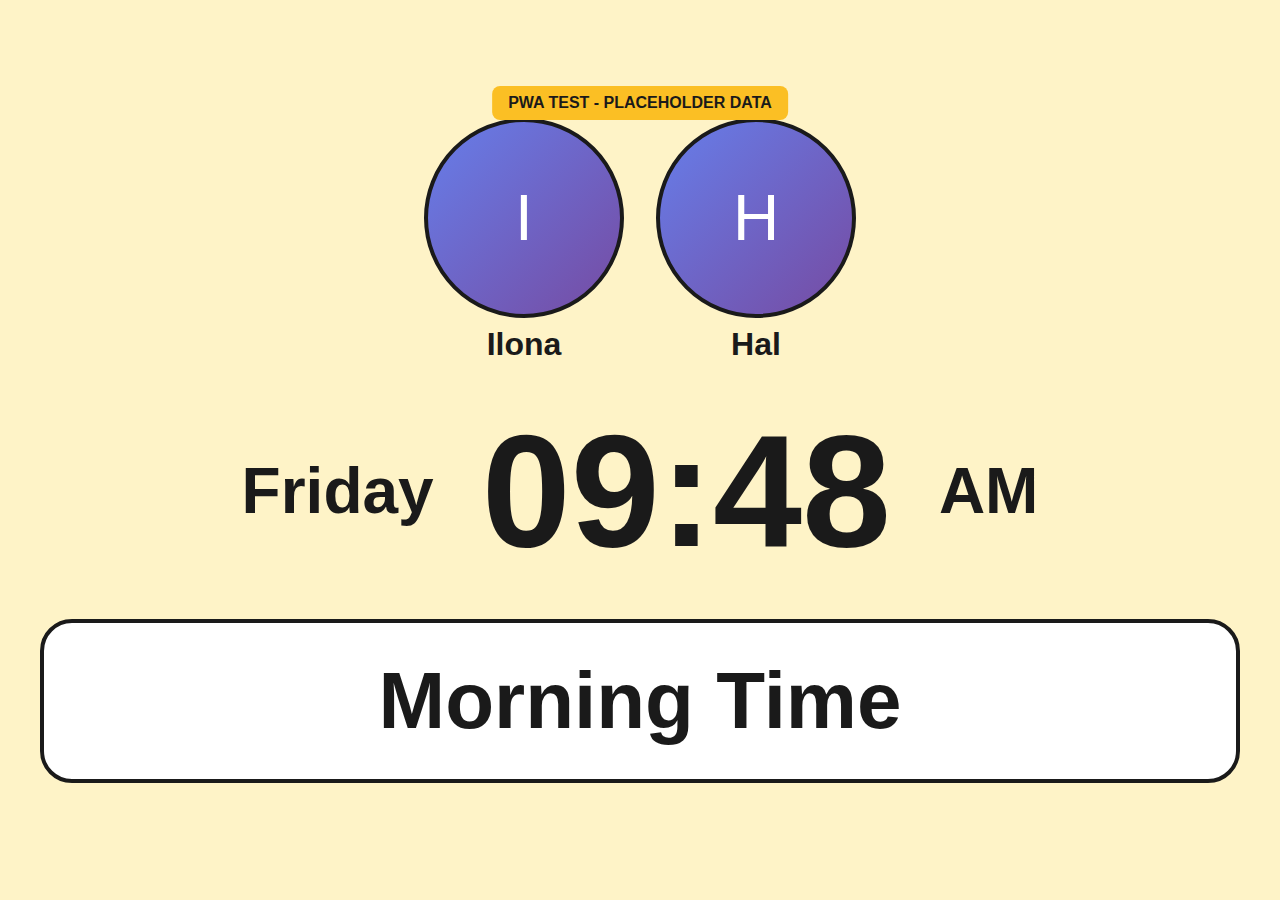
<file: test-html.html>
<!DOCTYPE html>
<html lang="en">
<head>
    <meta charset="UTF-8">
    <meta name="viewport" content="width=device-width, initial-scale=1.0">
    <meta name="mobile-web-app-capable" content="yes">
    <meta name="apple-mobile-web-app-capable" content="yes">
    <meta name="apple-mobile-web-app-status-bar-style" content="black-translucent">
    <meta name="apple-mobile-web-app-title" content="Clock">
    <link rel="manifest" href="manifest.json">
    <title>Activity Clock - PWA Test</title>
    <style>
        * {
            margin: 0;
            padding: 0;
            box-sizing: border-box;
        }
        
        body {
            font-family: -apple-system, BlinkMacSystemFont, 'Segoe UI', Arial, sans-serif;
            display: flex;
            align-items: center;
            justify-content: center;
            min-height: 100vh;
            padding: 20px;
            transition: background-color 0.5s;
        }
        
        .container {
            width: 100%;
            max-width: 1200px;
            text-align: center;
        }
        
        .photos-section {
            display: flex;
            justify-content: center;
            align-items: flex-start;
            gap: 2rem;
            margin-bottom: 3rem;
            position: relative;
        }
        
        .photo-card {
            display: flex;
            flex-direction: column;
            align-items: center;
            gap: 0.5rem;
        }
        
        .photo {
            width: 200px;
            height: 200px;
            border-radius: 50%;
            background: linear-gradient(135deg, #667eea 0%, #764ba2 100%);
            border: 4px solid #1a1a1a;
            display: flex;
            align-items: center;
            justify-content: center;
            font-size: 4rem;
            color: white;
        }
        
        .bg-night .photo {
            border-color: #94a3b8;
        }
        
        .photo-name {
            font-size: 2rem;
            font-weight: 600;
        }
        
        .test-label {
            position: absolute;
            top: -2rem;
            left: 50%;
            transform: translateX(-50%);
            background: #fbbf24;
            padding: 0.5rem 1rem;
            border-radius: 0.5rem;
            font-weight: bold;
            font-size: 1rem;
        }
        
        .datetime-row {
            font-size: 4rem;
            font-weight: bold;
            margin-bottom: 3rem;
            display: flex;
            justify-content: center;
            align-items: center;
            gap: 3rem;
        }
        
        .time {
            font-size: 10rem;
            font-weight: bold;
            line-height: 1;
        }
        
        .activity {
            font-size: 5rem;
            font-weight: bold;
            padding: 2rem 3rem;
            border-radius: 2rem;
            background: white;
            border: 4px solid #1a1a1a;
        }
        
        /* Background colors */
        .bg-morning { background-color: #fef3c7; color: #1a1a1a; }
        .bg-afternoon { background-color: #dbeafe; color: #1a1a1a; }
        .bg-evening { background-color: #e9d5ff; color: #1a1a1a; }
        .bg-night { background-color: #334155; color: white; }
        
        .bg-night .activity {
            background-color: #475569;
            border-color: #94a3b8;
            color: white;
        }
        
        .bg-night .photo-name {
            color: #e2e8f0;
        }
        
        .bg-night .test-label {
            background: #f59e0b;
        }
        
        /* Responsive for smaller screens */
        @media (max-width: 768px) {
            .photo {
                width: 150px;
                height: 150px;
                font-size: 3rem;
            }
            .photo-name { font-size: 1.5rem; }
            .photos-section { gap: 1rem; }
            .datetime-row { 
                font-size: 2.5rem; 
                gap: 1.5rem;
                flex-wrap: wrap;
            }
            .time { font-size: 6rem; }
            .activity { font-size: 3.5rem; padding: 1.5rem 2rem; }
        }
    </style>
</head>
<body>
    <div class="container">
        <div class="photos-section">
            <div class="test-label">PWA TEST - PLACEHOLDER DATA</div>
            <div class="photo-card">
                <div class="photo">I</div>
                <div class="photo-name">Ilona</div>
            </div>
            <div class="photo-card">
                <div class="photo">H</div>
                <div class="photo-name">Hal</div>
            </div>
        </div>
        
        <div class="datetime-row">
            <span id="day"></span>
            <span class="time" id="time"></span>
            <span id="period"></span>
        </div>
        <div class="activity" id="activity"></div>
    </div>

    <script>
        // Hardcoded test data - no external files needed
        const ACTIVITY_SCHEDULE = {
            breakfast: { start: 6, end: 9, label: "Breakfast Time" },
            morning: { start: 9, end: 12, label: "Morning Time" },
            lunch: { start: 12, end: 13, label: "Lunch Time" },
            afternoon: { start: 13, end: 17, label: "Afternoon Time" },
            dinner: { start: 17, end: 19, label: "Dinner Time" },
            evening: { start: 19, end: 22, label: "Evening Time" },
            sleep: { start: 22, end: 6, label: "Sleep Time" }
        };
        
        function getActivity(hours) {
            if (hours >= ACTIVITY_SCHEDULE.breakfast.start && hours < ACTIVITY_SCHEDULE.breakfast.end) {
                return ACTIVITY_SCHEDULE.breakfast.label;
            }
            if (hours >= ACTIVITY_SCHEDULE.morning.start && hours < ACTIVITY_SCHEDULE.morning.end) {
                return ACTIVITY_SCHEDULE.morning.label;
            }
            if (hours >= ACTIVITY_SCHEDULE.lunch.start && hours < ACTIVITY_SCHEDULE.lunch.end) {
                return ACTIVITY_SCHEDULE.lunch.label;
            }
            if (hours >= ACTIVITY_SCHEDULE.afternoon.start && hours < ACTIVITY_SCHEDULE.afternoon.end) {
                return ACTIVITY_SCHEDULE.afternoon.label;
            }
            if (hours >= ACTIVITY_SCHEDULE.dinner.start && hours < ACTIVITY_SCHEDULE.dinner.end) {
                return ACTIVITY_SCHEDULE.dinner.label;
            }
            if (hours >= ACTIVITY_SCHEDULE.evening.start && hours < ACTIVITY_SCHEDULE.evening.end) {
                return ACTIVITY_SCHEDULE.evening.label;
            }
            return ACTIVITY_SCHEDULE.sleep.label;
        }
        
        function getBackgroundColor(hours) {
            if (hours >= 6 && hours < 12) return 'bg-morning';
            if (hours >= 12 && hours < 17) return 'bg-afternoon';
            if (hours >= 17 && hours < 22) return 'bg-evening';
            return 'bg-night';
        }
        
        function updateClock() {
            const now = new Date();
            const hours = now.getHours();
            const minutes = now.getMinutes();
            const isPM = hours >= 12;
            const displayHours = hours % 12 || 12;
            
            // Days of week
            const days = ['Sunday', 'Monday', 'Tuesday', 'Wednesday', 'Thursday', 'Friday', 'Saturday'];
            const dayName = days[now.getDay()];
            
            // Format time
            const timeStr = String(displayHours).padStart(2, '0') + ':' + String(minutes).padStart(2, '0');
            const periodStr = isPM ? 'PM' : 'AM';
            
            // Get activity and background
            const activity = getActivity(hours);
            const bgClass = getBackgroundColor(hours);
            
            // Update DOM
            document.getElementById('day').textContent = dayName;
            document.getElementById('time').textContent = timeStr;
            document.getElementById('period').textContent = periodStr;
            document.getElementById('activity').textContent = activity;
            
            // Update background
            document.body.className = bgClass;
        }
        
        // Update immediately and then every second
        updateClock();
        setInterval(updateClock, 1000);
        
        // Service worker registration for PWA
        if ('serviceWorker' in navigator) {
            navigator.serviceWorker.register('sw.js').catch(() => {
                console.log('Service worker registration skipped');
            });
        }
    </script>
</body>
</html>
</file>
